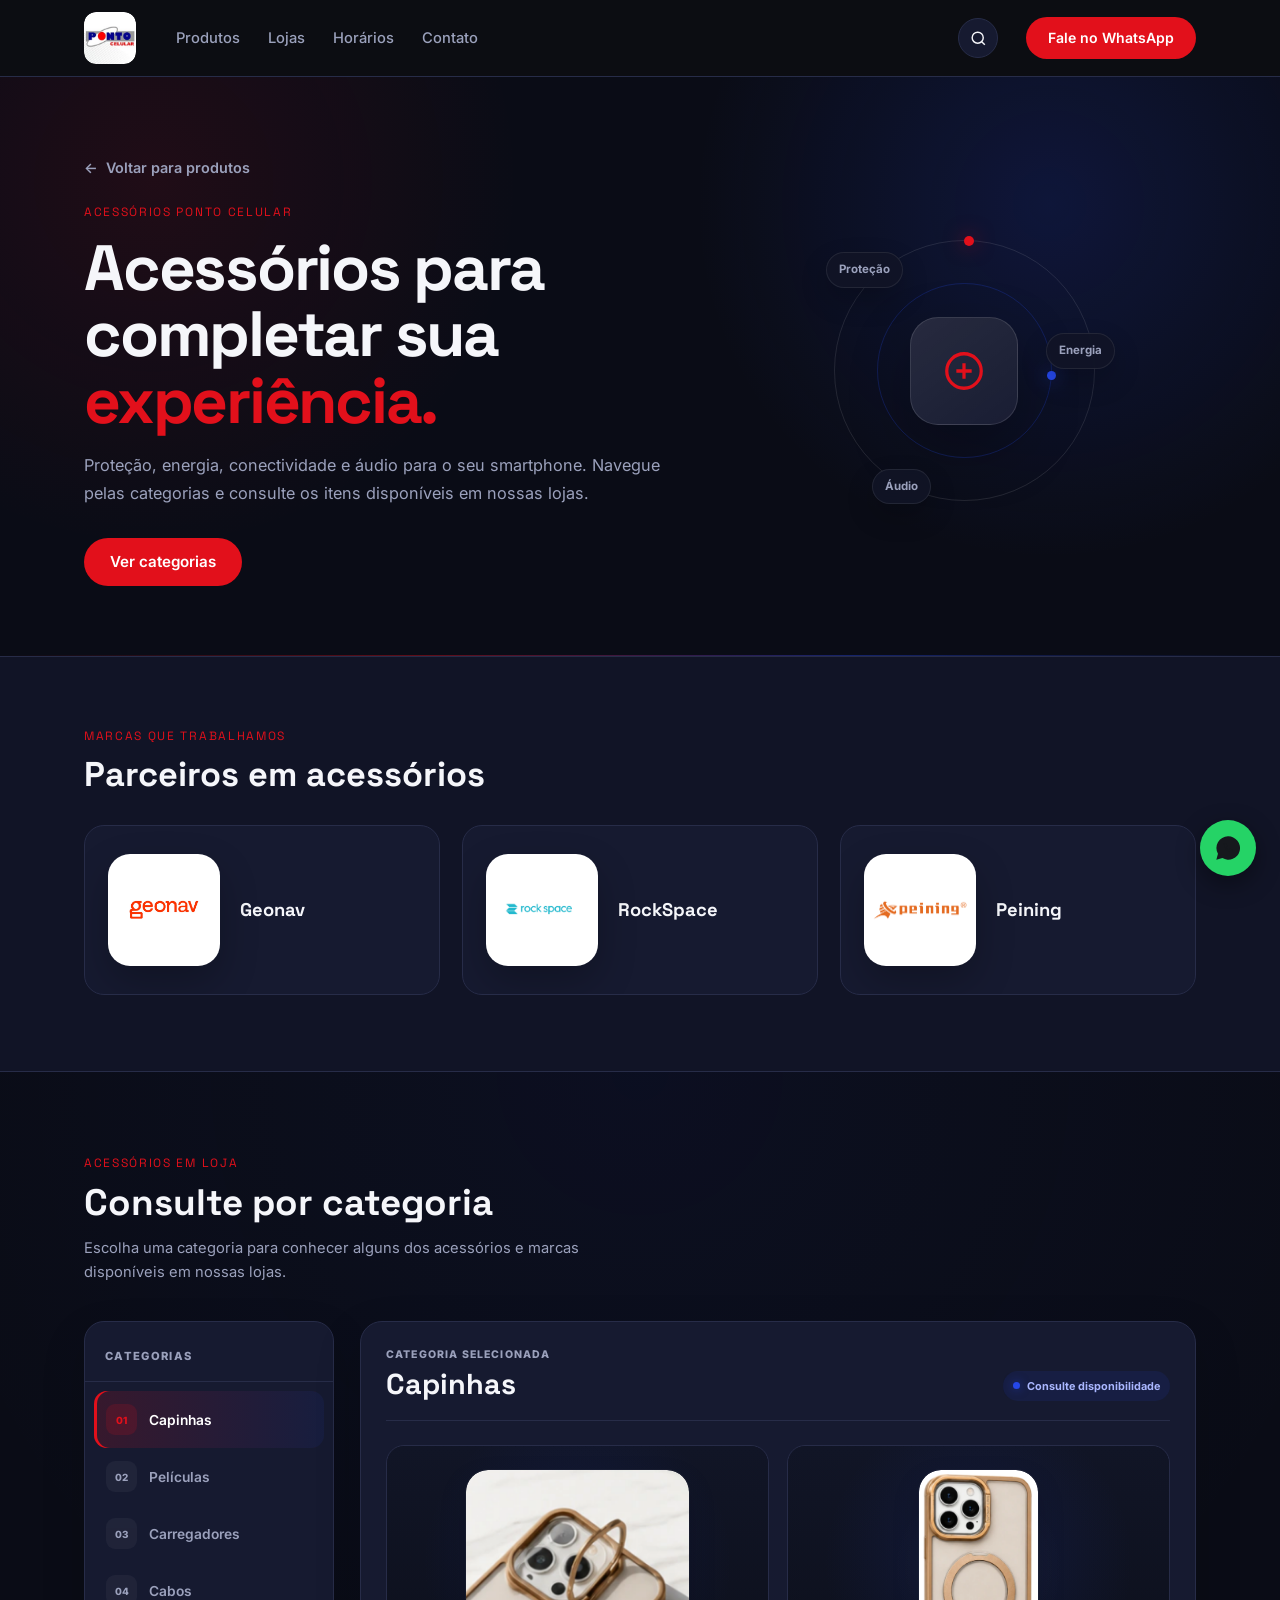
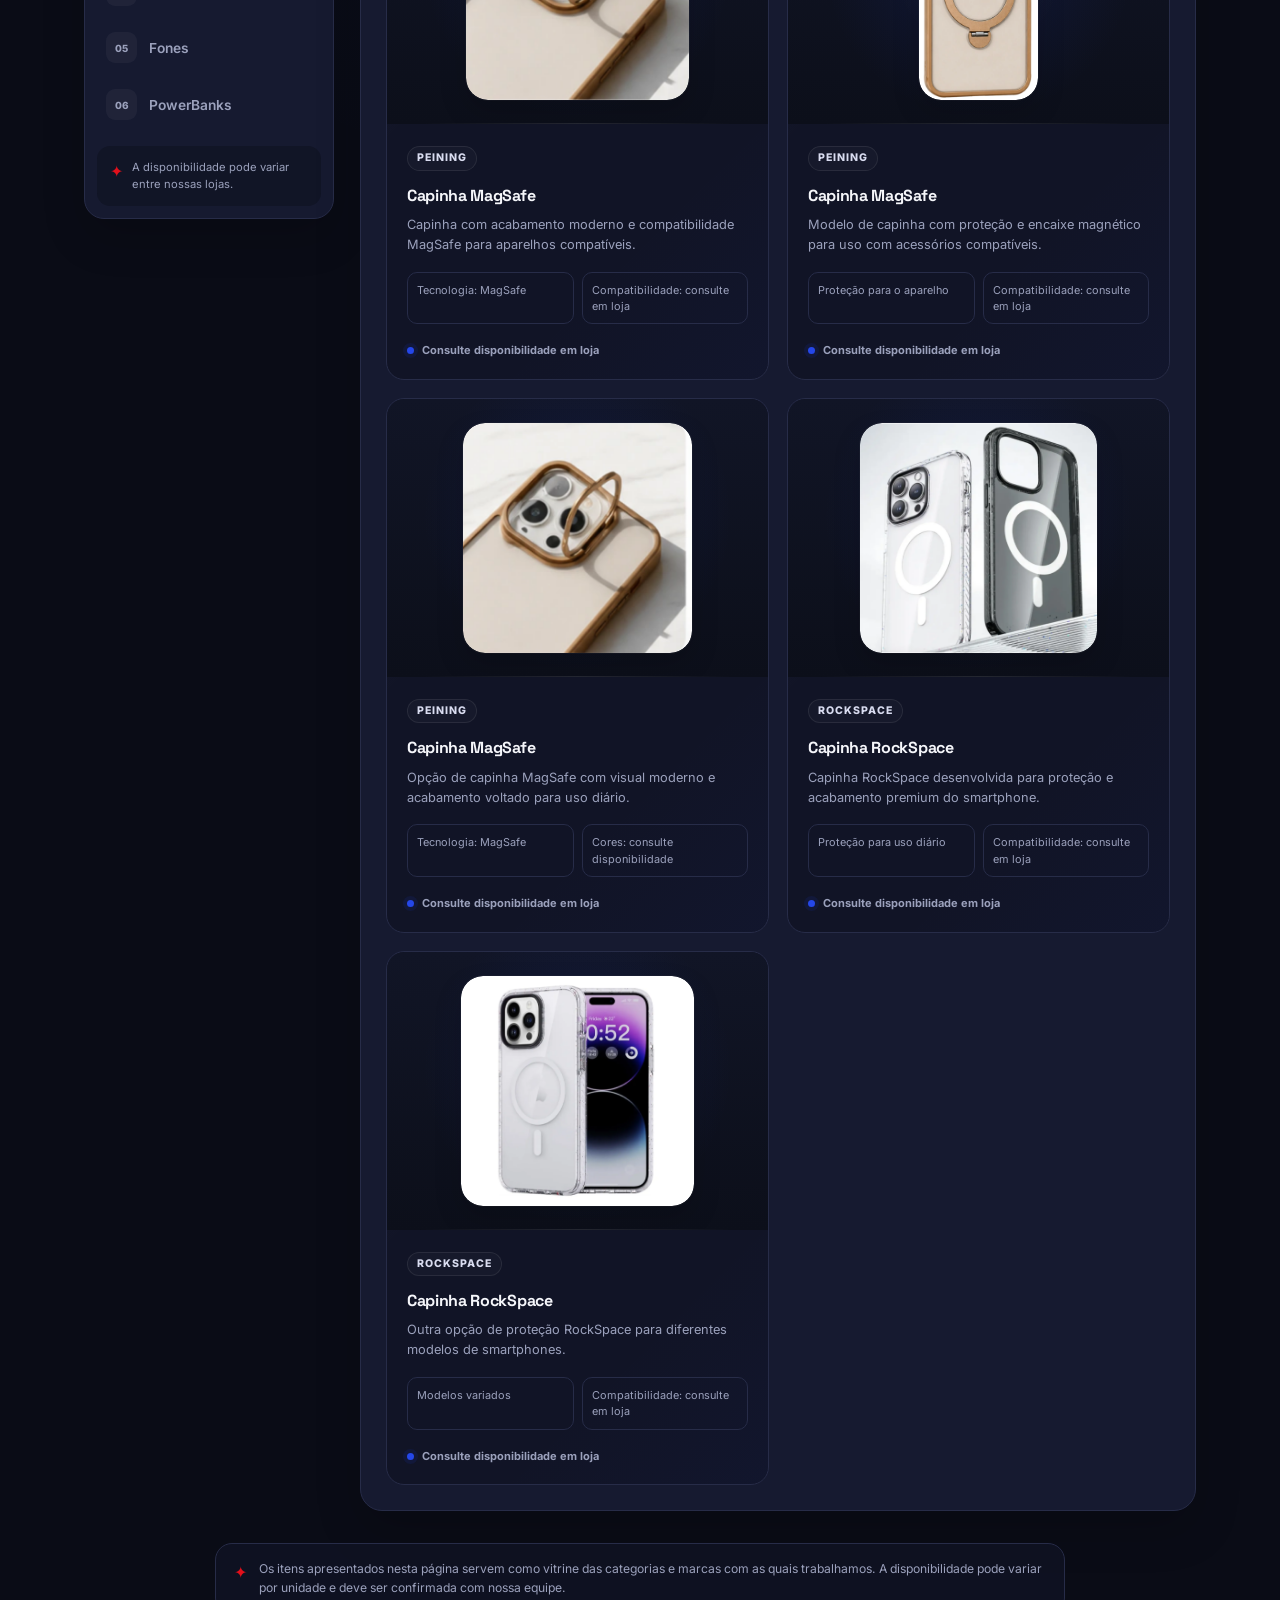
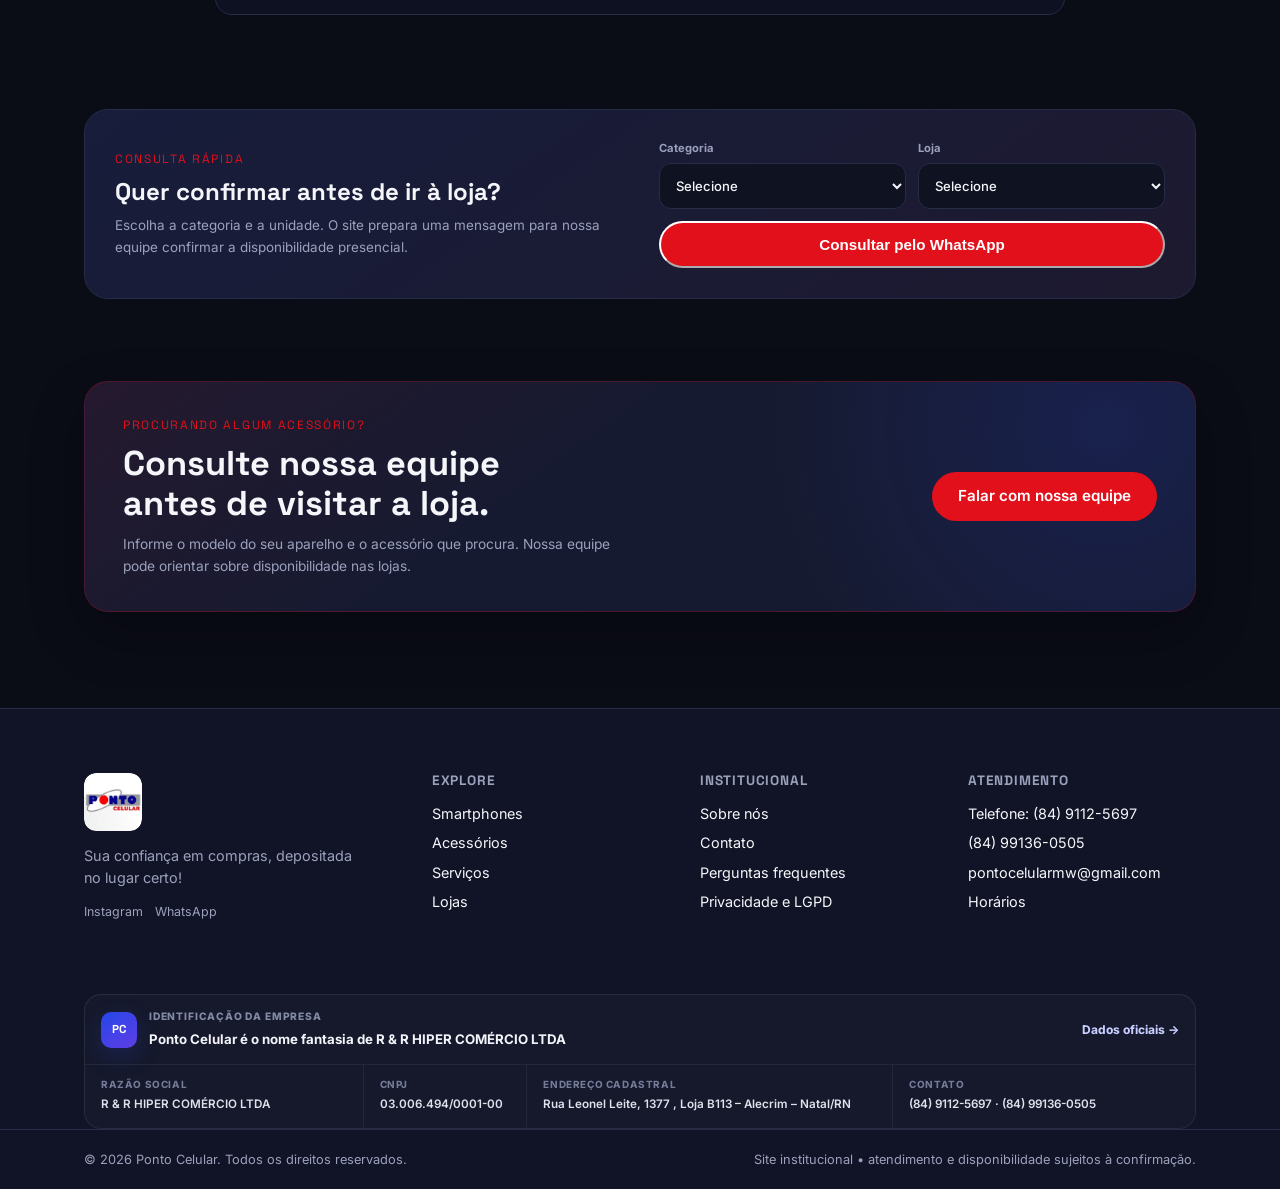
<file: acessorios.html>
<!DOCTYPE html>

<html lang="pt-BR">
<head><meta charset="utf-8"/><meta content="width=device-width, initial-scale=1.0" name="viewport"/><meta content="Conheça categorias e marcas de acessórios disponíveis nas lojas Ponto Celular." name="description"/><meta content="index, follow" name="robots"/><meta content="Acessórios | Ponto Celular" property="og:title"/><meta content="Conheça categorias e marcas de acessórios disponíveis nas lojas Ponto Celular." property="og:description"/><meta content="website" property="og:type"/><meta content="pt_BR" property="og:locale"/><meta content="summary_large_image" name="twitter:card"/><title>Acessórios | Ponto Celular</title><link href="https://fonts.googleapis.com" rel="preconnect"/><link crossorigin="" href="https://fonts.gstatic.com" rel="preconnect"/><link href="https://fonts.googleapis.com/css2?family=Space+Grotesk:wght@500;600;700&amp;family=Inter:wght@400;500;600;700&amp;display=swap" rel="stylesheet"/><link href="style.css?v=20260904-meta-3" rel="stylesheet"/><script type="application/ld+json">{"@context": "https://schema.org", "@type": "Organization", "name": "Ponto Celular", "email": "pontocelularmw@gmail.com", "telephone": "+55 84 99136-0505", "sameAs": ["https://www.instagram.com/ponto_lojasclaro/"], "location": [{"@type": "Place", "name": "Loja Claro Midway - Piso L1", "hasMap": "https://maps.app.goo.gl/dzBti8DR79H8BsKs5"}, {"@type": "Place", "name": "Loja Claro Midway - Piso L2", "hasMap": "https://maps.app.goo.gl/dzBti8DR79H8BsKs5"}, {"@type": "Place", "name": "Loja Claro Midway - Piso L3", "hasMap": "https://maps.app.goo.gl/dzBti8DR79H8BsKs5"}, {"@type": "Place", "name": "Loja Ponto Celular Midway (Acessórios) - Piso L3", "hasMap": "https://maps.app.goo.gl/dzBti8DR79H8BsKs5"}, {"@type": "Place", "name": "Loja Parnamirim", "hasMap": "https://maps.app.goo.gl/SnGSqGwxsToAKvxD9"}, {"@type": "Place", "name": "Loja Alecrim", "hasMap": "https://maps.app.goo.gl/s1C1ZJuaft71H8m66"}, {"@type": "Place", "name": "Loja Mossoró Boulevard", "hasMap": "https://maps.app.goo.gl/nuZmmjfgJZY6B1TA8"}, {"@type": "Place", "name": "Loja Campina Grande Partage", "hasMap": "https://maps.app.goo.gl/MJYdLDSepykjKDeR9"}, {"@type": "Place", "name": "Loja Campina Grande Centro", "hasMap": "https://maps.app.goo.gl/9ASvcHY2zcrZMce47"}]}</script><meta content="dark" name="color-scheme"/><meta content="/imagens/logo-ponto-celular.jpg" property="og:image"/><meta content="Logo Ponto Celular" property="og:image:alt"/><meta content="Acessórios | Ponto Celular" name="twitter:title"/><meta content="Conheça categorias e marcas de acessórios disponíveis nas lojas Ponto Celular." name="twitter:description"/><meta content="/imagens/logo-ponto-celular.jpg" name="twitter:image"/>


<!-- FAVICONS PONTO CELULAR — desktop, Android, Safari e iOS -->
<link rel="icon" href="/favicon.ico?v=20260901-favicon-real-1" sizes="any">
<link rel="icon" type="image/png" sizes="16x16" href="/imagens/favicon-16x16.png?v=20260901-favicon-real-1">
<link rel="icon" type="image/png" sizes="32x32" href="/imagens/favicon-32x32.png?v=20260901-favicon-real-1">
<link rel="icon" type="image/png" sizes="48x48" href="/imagens/favicon-48x48.png?v=20260901-favicon-real-1">
<link rel="shortcut icon" href="/favicon.ico?v=20260901-favicon-real-1">
<link rel="apple-touch-icon" sizes="180x180" href="/apple-touch-icon.png?v=20260901-favicon-real-1">
<link rel="manifest" href="/site.webmanifest?v=20260901-favicon-real-1">
<meta name="theme-color" content="#060390">
<meta name="application-name" content="Ponto Celular">
<meta name="apple-mobile-web-app-title" content="Ponto Celular">

<script type="application/ld+json">
{
  "@context": "https://schema.org",
  "@type": "Organization",
  "@id": "https://pontocelularmw-art.github.io/#organization",
  "name": "R & R HIPER COMÉRCIO LTDA",
  "legalName": "R & R HIPER COMÉRCIO LTDA",
  "alternateName": "Ponto Celular",
  "url": "https://pontocelularmw-art.github.io/",
  "email": "mailto:pontocelularmw@gmail.com",
  "telephone": "+55 84 3215-8236",
  "taxID": "03.006.494/0001-00",
  "address": {
    "@type": "PostalAddress",
    "streetAddress": "Rua Leonel Leite, 1377 , Loja B113 – Alecrim – Natal/RN",
    "addressLocality": "Natal",
    "addressRegion": "RN",
    "addressCountry": "BR"
  },
  "contactPoint": [
    {
      "@type": "ContactPoint",
      "telephone": "+55 84 5112-5697",
      "contactType": "customer service",
      "areaServed": "BR",
      "availableLanguage": "Portuguese"
    },
    {
      "@type": "ContactPoint",
      "telephone": "+55 84 99136-0505",
      "contactType": "customer service",
      "areaServed": "BR",
      "availableLanguage": "Portuguese"
    }
  ],
  "sameAs": [
    "https://www.instagram.com/ponto_lojasclaro/"
  ]
}
</script>
</head>
<body class="accessories-showcase-page" data-page="acessorios"><a class="skip-link" href="#conteudo">Pular para o conteúdo</a>
<!-- =====================================================
       HEADER
  ====================================================== -->
<header class="header" id="topo">
<div class="container header__inner">
<!-- LOGO -->
<a aria-label="Ponto Celular - Início" class="logo" href="index.html">
<span class="logo__badge">
<img alt="Ponto Celular" src="/imagens/logo-ponto-celular.jpg"/>
</span>
</a>
<!-- MENU -->
<nav class="nav" id="nav">
<a href="index.html#produtos">
          Produtos
        </a>
<a href="index.html#lojas">
          Lojas
        </a>
<a href="index.html#horarios">
          Horários
        </a>
<a href="index.html#contato">
          Contato
        </a>
</nav>
<!-- WHATSAPP -->
<a class="btn btn--accent header__cta" data-track="whatsapp" data-track-label="acessórios" href="https://wa.me/5584991360505?text=Ol%C3%A1%21%20Acessei%20a%20p%C3%A1gina%20de%20acess%C3%B3rios%20no%20site%20da%20Ponto%20Celular%20e%20gostaria%20de%20atendimento." rel="noopener" target="_blank">
        Fale no WhatsApp
      </a>
<!-- MENU MOBILE -->
<button aria-label="Pesquisar no site" class="site-search-toggle" data-site-search="" type="button">⌕</button><button aria-expanded="false" aria-label="Abrir menu" class="nav-toggle" id="navToggle" type="button">
<span></span>
<span></span>
<span></span>
</button>
</div>
</header>
<!-- =====================================================
       CONTEÚDO PRINCIPAL
  ====================================================== -->
<main id="conteudo">
<!-- =====================================================
         HERO
    ====================================================== -->
<section class="accessories-showcase-hero">
<div class="container accessories-showcase-hero__inner">
<!-- TEXTO -->
<div class="accessories-showcase-hero__content">
<a class="back-link" href="index.html#produtos">
<span aria-hidden="true">
              ←
            </span>

            Voltar para produtos

          </a>
<p class="eyebrow">
            Acessórios Ponto Celular
          </p>
<h1>

            Acessórios para completar sua

            <span>
              experiência.
            </span>
</h1>
<p class="accessories-showcase-hero__lead">

            Proteção, energia, conectividade e áudio para o seu
            smartphone. Navegue pelas categorias e consulte os
            itens disponíveis em nossas lojas.

          </p>
<a class="btn btn--accent" href="#estoque-acessorios">
            Ver categorias
          </a>
</div>
<!-- VISUAL -->
<div aria-hidden="true" class="accessories-showcase-hero__visual">
<div class="accessory-orbit">
<div class="accessory-orbit__ring accessory-orbit__ring--outer"></div>
<div class="accessory-orbit__ring accessory-orbit__ring--inner"></div>
<div class="accessory-orbit__center">
<svg viewbox="0 0 24 24">
<circle cx="12" cy="12" r="9"></circle>
<path d="M8 12h8M12 8v8"></path>
</svg>
</div>
<span class="accessory-orbit__label accessory-orbit__label--1">
              Proteção
            </span>
<span class="accessory-orbit__label accessory-orbit__label--2">
              Energia
            </span>
<span class="accessory-orbit__label accessory-orbit__label--3">
              Áudio
            </span>
</div>
</div>
</div>
</section>
<!-- =====================================================
         MARCAS
    ====================================================== -->
<section class="accessory-brands-strip">
<div class="container">
<div class="accessory-brands-strip__heading">
<p class="eyebrow">
            Marcas que trabalhamos
          </p>
<h2>
            Parceiros em acessórios
          </h2>
</div>
<div class="accessory-brands-grid">
<!-- GEONAV -->
<!-- ROCKSPACE -->
<article class="accessory-brand">
<div class="accessory-brand__logo-slot brand-logo--geonav"><img alt="Logo Geonav" decoding="async" loading="lazy" src="/imagens/logo-geonav.jpg"/></div>
<strong>
              Geonav
            </strong>
</article><article class="accessory-brand">
<div class="accessory-brand__logo-slot brand-logo--rockspace"><img alt="Logo RockSpace" decoding="async" loading="lazy" src="/imagens/logo-rockspace.png"/></div>
<strong>
              RockSpace
            </strong>
</article><article class="accessory-brand">
<div class="accessory-brand__logo-slot brand-logo--peining"><img alt="Logo Peining" decoding="async" loading="lazy" src="/imagens/logo-peining.png"/></div>
<strong>
              Peining
            </strong>
</article></div>
</div>
</section>
<!-- =====================================================
         ESTOQUE / CATEGORIAS
    ====================================================== -->
<section class="accessory-stock-section" id="estoque-acessorios">
<div class="container">
<div class="accessory-stock-heading">
<p class="eyebrow">
            Acessórios em loja
          </p>
<h2 class="section__title">
            Consulte por categoria
          </h2>
<p>

            Escolha uma categoria para conhecer alguns dos acessórios
            e marcas disponíveis em nossas lojas.

          </p>
</div>
<div class="accessory-stock-layout">
<!-- =================================================
               MENU LATERAL
          ================================================== -->
<aside class="accessory-sidebar">
<div class="accessory-sidebar__header">
<span>
                Categorias
              </span>
</div>
<nav aria-label="Categorias de acessórios" class="accessory-category-nav">
<button class="accessory-category-button is-active" data-category="capinhas" type="button">
<span class="accessory-category-button__icon">
                  01
                </span>
<span>
                  Capinhas
                </span>
</button>
<button class="accessory-category-button" data-category="peliculas" type="button">
<span class="accessory-category-button__icon">
                  02
                </span>
<span>
                  Películas
                </span>
</button>
<button class="accessory-category-button" data-category="carregadores" type="button">
<span class="accessory-category-button__icon">
                  03
                </span>
<span>
                  Carregadores
                </span>
</button>
<button class="accessory-category-button" data-category="cabos" type="button">
<span class="accessory-category-button__icon">
                  04
                </span>
<span>
                  Cabos
                </span>
</button>
<button class="accessory-category-button" data-category="fones" type="button">
<span class="accessory-category-button__icon">
                  05
                </span>
<span>
                  Fones
                </span>
</button>
<button class="accessory-category-button" data-category="powerbanks" type="button">
<span class="accessory-category-button__icon">
                  06
                </span>
<span>
                  PowerBanks
                </span>
</button>
</nav>
<div class="accessory-sidebar__note">
<span aria-hidden="true">
                ✦
              </span>
<p>
                A disponibilidade pode variar entre nossas lojas.
              </p>
</div>
</aside>
<!-- =================================================
               CONTEÚDO DO ESTOQUE
          ================================================== -->
<div class="accessory-stock-content"><div class="accessory-stock-content__header"><div><span class="accessory-stock-content__eyebrow">Categoria selecionada</span><h3 id="accessoryCategoryTitle">Capinhas</h3></div><span class="accessory-stock-content__status"><span></span> Consulte disponibilidade</span></div><div aria-live="polite" class="accessory-data-catalog" id="accessoryDataCatalog"></div></div>
</div>
<!-- AVISO -->
<div class="accessory-stock-disclaimer">
<span aria-hidden="true">
            ✦
          </span>
<p>

            Os itens apresentados nesta página servem como vitrine
            das categorias e marcas com as quais trabalhamos.
            A disponibilidade pode variar por unidade e deve ser
            confirmada com nossa equipe.

          </p>
</div>
</div>
</section>
<!-- =====================================================
         CTA FINAL
    ====================================================== -->
<section class="accessory-inventory-consult" id="consulta-estoque"><div class="container"><div class="inventory-consult-card"><div><p class="eyebrow">Consulta rápida</p><h2>Quer confirmar antes de ir à loja?</h2><p>Escolha a categoria e a unidade. O site prepara uma mensagem para nossa equipe confirmar a disponibilidade presencial.</p></div><form class="inventory-consult-form" id="inventoryConsultForm"><label>Categoria<select id="inventoryCategory" required=""><option value="">Selecione</option><option>Capinhas</option><option>Películas</option><option>Carregadores</option><option>Cabos</option><option>Fones</option><option>PowerBanks</option></select></label><label>Loja<select id="inventoryStore" required=""><option value="">Selecione</option></select></label><button class="btn btn--accent" type="submit">Consultar pelo WhatsApp</button></form></div></div></section><section class="accessory-contact-section">
<div class="container">
<div class="accessory-contact">
<div>
<p class="eyebrow">
              Procurando algum acessório?
            </p>
<h2>
              Consulte nossa equipe antes de visitar a loja.
            </h2>
<p>

              Informe o modelo do seu aparelho e o acessório
              que procura. Nossa equipe pode orientar sobre
              disponibilidade nas lojas.

            </p>
</div>
<a class="btn btn--accent" data-track="whatsapp" data-track-label="acessórios" href="https://wa.me/5584991360505?text=Ol%C3%A1%21%20Acessei%20a%20p%C3%A1gina%20de%20acess%C3%B3rios%20no%20site%20da%20Ponto%20Celular%20e%20gostaria%20de%20atendimento." rel="noopener" target="_blank">
            Falar com nossa equipe
          </a>
</div>
</div>
</section>
</main>
<!-- =====================================================
       FOOTER
  ====================================================== -->
<footer class="footer" id="contato"><div class="container footer__inner footer__inner--premium">
<div class="footer__brand"><a class="logo logo--footer" href="index.html"><span class="logo__badge"><img alt="Ponto Celular" src="/imagens/logo-ponto-celular.jpg"/></span></a><p>Sua confiança em compras, depositada no lugar certo!</p><div class="footer__social"><a href="https://www.instagram.com/ponto_lojasclaro/" rel="noopener noreferrer" target="_blank">Instagram</a><a href="https://wa.me/5584991360505" rel="noopener" target="_blank">WhatsApp</a></div></div>
<div class="footer__col"><h4>Explore</h4><p><a href="smartphones.html">Smartphones</a></p><p><a href="acessorios.html">Acessórios</a></p><p><a href="servicos.html">Serviços</a></p><p><a href="index.html#lojas">Lojas</a></p></div>
<div class="footer__col"><h4>Institucional</h4><p><a href="sobre.html">Sobre nós</a></p><p><a href="contato.html">Contato</a></p><p><a href="faq.html">Perguntas frequentes</a></p><p><a href="privacidade.html">Privacidade e LGPD</a></p></div>
<div class="footer__col"><h4>Atendimento</h4><p>Telefone: <a href="tel:+558491125697">(84) 9112-5697</a></p><p>(84) 99136-0505</p><p>pontocelularmw@gmail.com</p><p><a href="index.html#horarios">Horários</a></p><button class="footer-install" data-install-app="" hidden="" type="button">Instalar site no celular</button></div>
</div><div class="container"><div class="footer-company">
  <div class="footer-company__head">
    <span class="footer-company__icon" aria-hidden="true">PC</span>
    <div>
      <span class="footer-company__eyebrow">Identificação da empresa</span>
      <strong>Ponto Celular é o nome fantasia de R & R HIPER COMÉRCIO LTDA</strong>
    </div>
    <a href="dados-empresa.html">Dados oficiais <span aria-hidden="true">→</span></a>
  </div>

  <div class="footer-company__grid">
    <div>
      <span>Razão social</span>
      <strong>R & R HIPER COMÉRCIO LTDA</strong>
    </div>
    <div>
      <span>CNPJ</span>
      <strong>03.006.494/0001-00</strong>
    </div>
    <div>
      <span>Endereço cadastral</span>
      <strong>Rua Leonel Leite, 1377 , Loja B113 – Alecrim – Natal/RN</strong>
    </div>
    <div>
      <span>Contato</span>
      <strong><a href="tel:+558491125697">(84) 9112-5697</a> · <a href="https://wa.me/5584991360505" target="_blank" rel="noopener">(84) 99136-0505</a></strong>
    </div>
  </div>
</div></div><div class="footer__bottom"><div class="container footer__bottom-inner"><p>© <span id="ano"></span> Ponto Celular. Todos os direitos reservados.</p><p>Site institucional • atendimento e disponibilidade sujeitos à confirmação.</p></div></div></footer>
<!-- =====================================================
       WHATSAPP FLUTUANTE
  ====================================================== -->
<a aria-label="Falar no WhatsApp" class="whatsapp-float" data-track="whatsapp" data-track-label="acessórios" href="https://wa.me/5584991360505?text=Ol%C3%A1%21%20Acessei%20a%20p%C3%A1gina%20de%20acess%C3%B3rios%20no%20site%20da%20Ponto%20Celular%20e%20gostaria%20de%20atendimento." rel="noopener" target="_blank">
<svg viewbox="0 0 24 24">
<path d="M12 2a10 10 0 0 0-8.6 15L2 22l5.2-1.4A10 10 0 1 0 12 2z"></path>
<path d="M8.5 8.5c0-.3.3-.5.6-.5h1c.3 0 .5.1.6.4l.6 1.6c.1.2 0 .5-.1.6l-.6.7c.4.9 1.1 1.6 2 2l.7-.6c.2-.1.4-.2.6-.1l1.6.6c.3.1.4.3.4.6v1c0 .3-.2.6-.5.6-3.3.3-6.6-3-6.9-6.9z"></path>
</svg>
</a>
<!-- =====================================================
       JAVASCRIPT
  ====================================================== -->
<script defer="" src="script.js?v=20260901-2"></script></body>
</html>
</file>
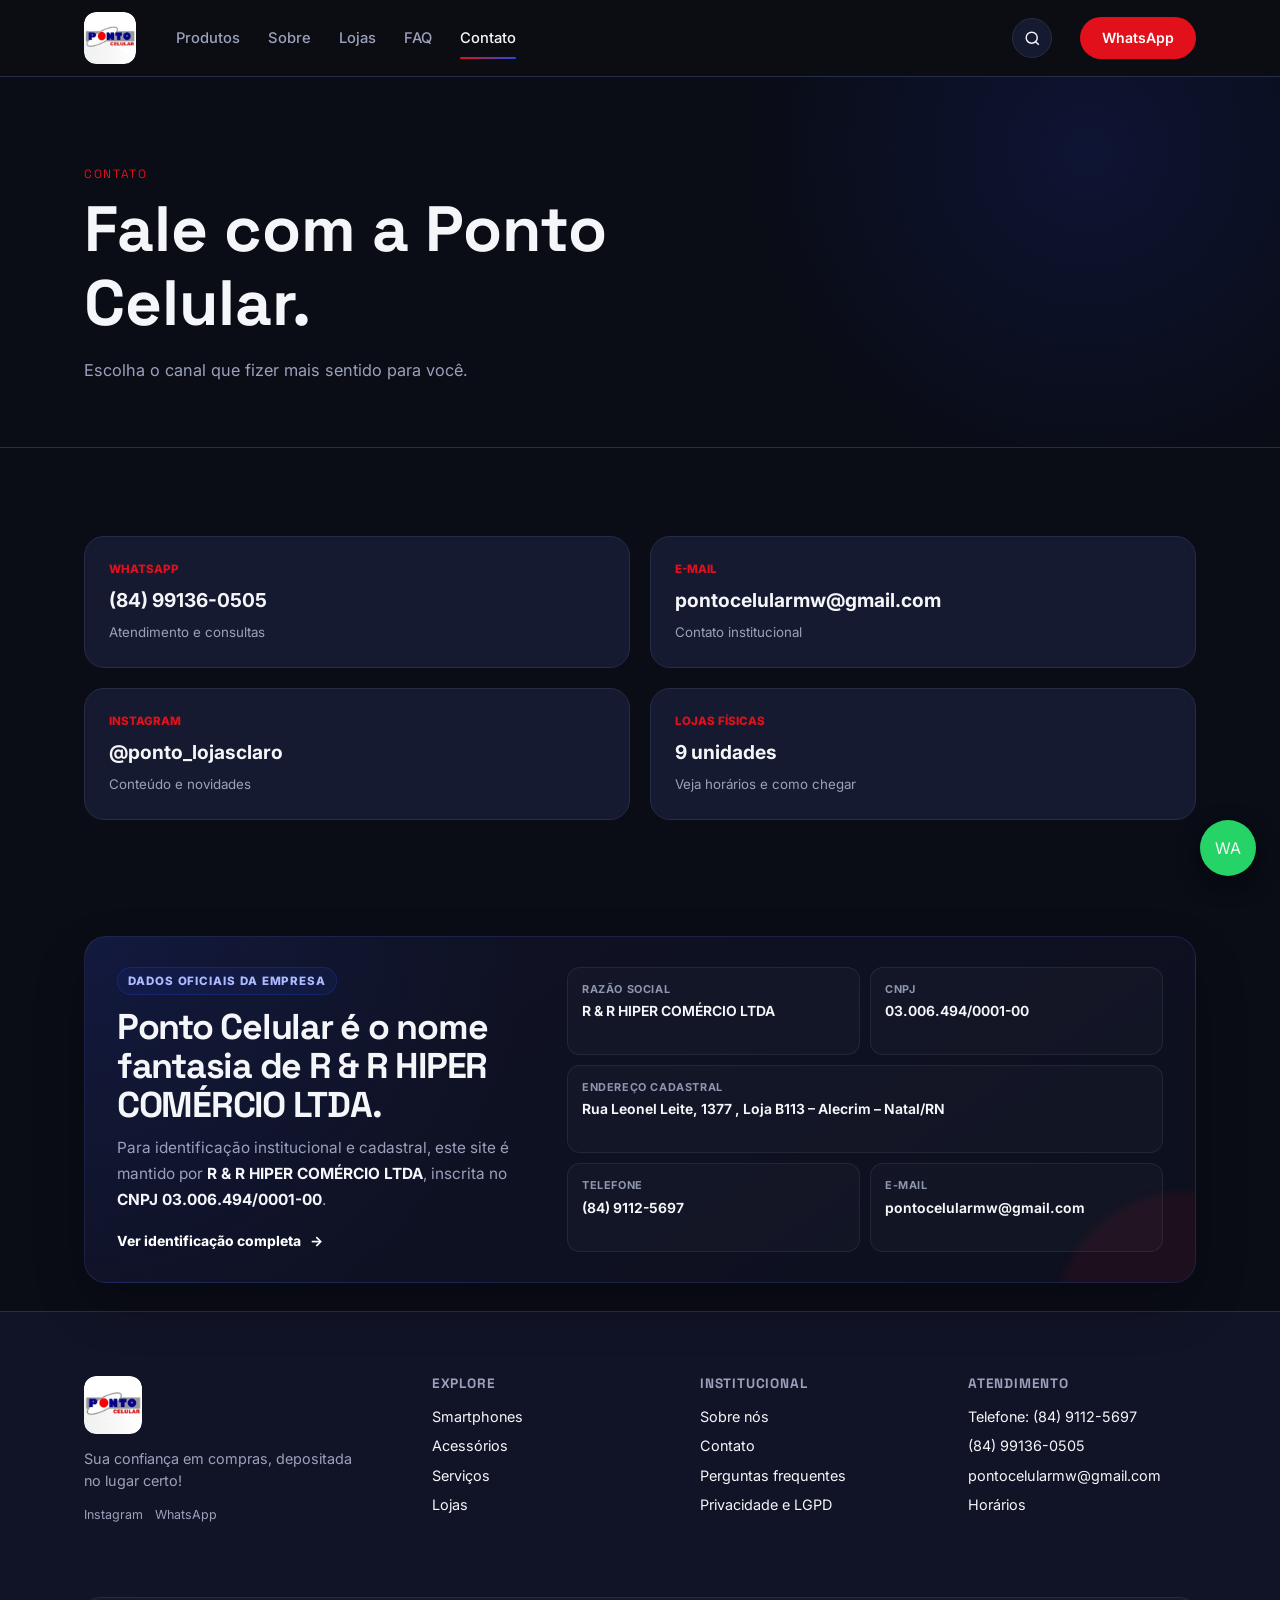
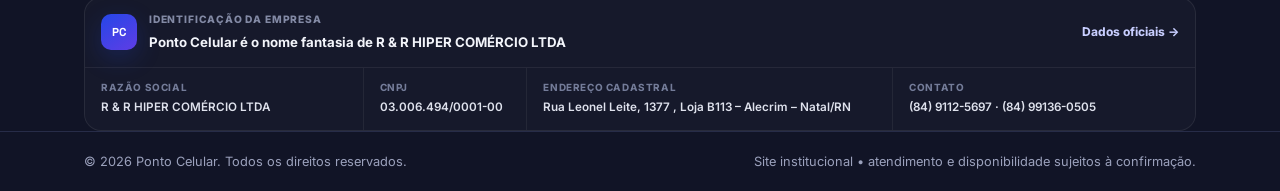
<file: contato.html>
<!DOCTYPE html><html lang="pt-BR"><head><meta charset="UTF-8"><meta name="viewport" content="width=device-width, initial-scale=1.0"><meta name="description" content="Fale com a Ponto Celular e encontre os principais canais de atendimento"><meta name="robots" content="index, follow"><meta property="og:title" content="Contato | Ponto Celular"><meta property="og:description" content="Fale com a Ponto Celular e encontre os principais canais de atendimento"><meta property="og:type" content="website"><meta property="og:locale" content="pt_BR"><meta property="og:image" content="/imagens/logo-ponto-celular.jpg"><meta name="twitter:card" content="summary_large_image"><title>Contato | Ponto Celular</title><link rel="preconnect" href="https://fonts.googleapis.com"><link rel="preconnect" href="https://fonts.gstatic.com" crossorigin><link href="https://fonts.googleapis.com/css2?family=Space+Grotesk:wght@500;600;700&family=Inter:wght@400;500;600;700&display=swap" rel="stylesheet"><link rel="stylesheet" href="style.css?v=20260904-meta-3">


<!-- FAVICONS PONTO CELULAR — desktop, Android, Safari e iOS -->
<link rel="icon" href="/favicon.ico?v=20260901-favicon-real-1" sizes="any">
<link rel="icon" type="image/png" sizes="16x16" href="/imagens/favicon-16x16.png?v=20260901-favicon-real-1">
<link rel="icon" type="image/png" sizes="32x32" href="/imagens/favicon-32x32.png?v=20260901-favicon-real-1">
<link rel="icon" type="image/png" sizes="48x48" href="/imagens/favicon-48x48.png?v=20260901-favicon-real-1">
<link rel="shortcut icon" href="/favicon.ico?v=20260901-favicon-real-1">
<link rel="apple-touch-icon" sizes="180x180" href="/apple-touch-icon.png?v=20260901-favicon-real-1">
<link rel="manifest" href="/site.webmanifest?v=20260901-favicon-real-1">
<meta name="theme-color" content="#060390">
<meta name="application-name" content="Ponto Celular">
<meta name="apple-mobile-web-app-title" content="Ponto Celular">

<script type="application/ld+json">
{
  "@context": "https://schema.org",
  "@type": "Organization",
  "@id": "https://pontocelularmw-art.github.io/#organization",
  "name": "R & R HIPER COMÉRCIO LTDA",
  "legalName": "R & R HIPER COMÉRCIO LTDA",
  "alternateName": "Ponto Celular",
  "url": "https://pontocelularmw-art.github.io/",
  "email": "mailto:pontocelularmw@gmail.com",
  "telephone": "+55 84 3215-8236",
  "taxID": "03.006.494/0001-00",
  "address": {
    "@type": "PostalAddress",
    "streetAddress": "Rua Leonel Leite, 1377 , Loja B113 – Alecrim – Natal/RN",
    "addressLocality": "Natal",
    "addressRegion": "RN",
    "addressCountry": "BR"
  },
  "contactPoint": [
    {
      "@type": "ContactPoint",
      "telephone": "+55 84 5112-5697",
      "contactType": "customer service",
      "areaServed": "BR",
      "availableLanguage": "Portuguese"
    },
    {
      "@type": "ContactPoint",
      "telephone": "+55 84 99136-0505",
      "contactType": "customer service",
      "areaServed": "BR",
      "availableLanguage": "Portuguese"
    }
  ],
  "sameAs": [
    "https://www.instagram.com/ponto_lojasclaro/"
  ]
}
</script>
</head><body data-page="contato"><a class="skip-link" href="#conteudo">Pular para o conteúdo</a><header class="header" id="topo"><div class="container header__inner"><a class="logo" href="index.html" aria-label="Ponto Celular - Início"><span class="logo__badge"><img src="/imagens/logo-ponto-celular.jpg" alt="Ponto Celular"></span></a><nav class="nav" id="nav"><a href="index.html#produtos">Produtos</a><a href="sobre.html">Sobre</a><a href="index.html#lojas">Lojas</a><a href="faq.html">FAQ</a><a href="contato.html">Contato</a></nav><button class="site-search-toggle" type="button" data-site-search aria-label="Pesquisar no site">⌕</button><a class="btn btn--accent header__cta" href="https://wa.me/5584991360505" target="_blank" rel="noopener">WhatsApp</a><button class="nav-toggle" id="navToggle" aria-label="Abrir menu" aria-expanded="false" type="button"><span></span><span></span><span></span></button></div></header><main id="conteudo"><section class="internal-hero"><div class="container"><p class="eyebrow">Contato</p><h1>Fale com a Ponto Celular.</h1><p>Escolha o canal que fizer mais sentido para você.</p></div></section><section class="section"><div class="container contact-grid"><a class="contact-card" href="https://wa.me/5584991360505" target="_blank" rel="noopener"><span>WhatsApp</span><strong>(84) 99136-0505</strong><small>Atendimento e consultas</small></a><a class="contact-card" href="mailto:pontocelularmw@gmail.com"><span>E-mail</span><strong>pontocelularmw@gmail.com</strong><small>Contato institucional</small></a><a class="contact-card" href="https://www.instagram.com/ponto_lojasclaro/" target="_blank" rel="noopener noreferrer"><span>Instagram</span><strong>@ponto_lojasclaro</strong><small>Conteúdo e novidades</small></a><a class="contact-card" href="index.html#lojas"><span>Lojas físicas</span><strong>9 unidades</strong><small>Veja horários e como chegar</small></a></div></section>
<section class="section company-proof">
  <div class="container">
    <div class="company-proof__card">
      <div class="company-proof__intro">
        <span class="company-proof__badge">Dados oficiais da empresa</span>
        <h2>Ponto Celular é o nome fantasia de R & R HIPER COMÉRCIO LTDA.</h2>
        <p>
          Para identificação institucional e cadastral, este site é mantido por
          <strong>R & R HIPER COMÉRCIO LTDA</strong>, inscrita no <strong>CNPJ 03.006.494/0001-00</strong>.
        </p>
        <a class="company-proof__link" href="dados-empresa.html">
          Ver identificação completa <span aria-hidden="true">→</span>
        </a>
      </div>

      <div class="company-proof__facts">
        <div class="company-proof__fact">
          <span>Razão social</span>
          <strong>R & R HIPER COMÉRCIO LTDA</strong>
        </div>

        <div class="company-proof__fact">
          <span>CNPJ</span>
          <strong>03.006.494/0001-00</strong>
        </div>

        <div class="company-proof__fact company-proof__fact--wide">
          <span>Endereço cadastral</span>
          <strong>Rua Leonel Leite, 1377 , Loja B113 – Alecrim – Natal/RN</strong>
        </div>

        <div class="company-proof__fact">
          <span>Telefone</span>
          <strong><a href="tel:+558491125697">(84) 9112-5697</a></strong>
        </div>

        <div class="company-proof__fact">
          <span>E-mail</span>
          <strong><a href="mailto:pontocelularmw@gmail.com">pontocelularmw@gmail.com</a></strong>
        </div>
      </div>
    </div>
  </div>
</section>
</main><footer class="footer" id="contato"><div class="container footer__inner footer__inner--premium">
 <div class="footer__brand"><a href="index.html" class="logo logo--footer"><span class="logo__badge"><img src="/imagens/logo-ponto-celular.jpg" alt="Ponto Celular"></span></a><p>Sua confiança em compras, depositada no lugar certo!</p><div class="footer__social"><a href="https://www.instagram.com/ponto_lojasclaro/" target="_blank" rel="noopener noreferrer">Instagram</a><a href="https://wa.me/5584991360505" target="_blank" rel="noopener">WhatsApp</a></div></div>
 <div class="footer__col"><h4>Explore</h4><p><a href="smartphones.html">Smartphones</a></p><p><a href="acessorios.html">Acessórios</a></p><p><a href="servicos.html">Serviços</a></p><p><a href="index.html#lojas">Lojas</a></p></div>
 <div class="footer__col"><h4>Institucional</h4><p><a href="sobre.html">Sobre nós</a></p><p><a href="contato.html">Contato</a></p><p><a href="faq.html">Perguntas frequentes</a></p><p><a href="privacidade.html">Privacidade e LGPD</a></p></div>
 <div class="footer__col"><h4>Atendimento</h4><p>Telefone: <a href="tel:+558491125697">(84) 9112-5697</a></p><p>(84) 99136-0505</p><p>pontocelularmw@gmail.com</p><p><a href="index.html#horarios">Horários</a></p><button type="button" class="footer-install" data-install-app hidden>Instalar site no celular</button></div>
 </div><div class="container"><div class="footer-company">
  <div class="footer-company__head">
    <span class="footer-company__icon" aria-hidden="true">PC</span>
    <div>
      <span class="footer-company__eyebrow">Identificação da empresa</span>
      <strong>Ponto Celular é o nome fantasia de R & R HIPER COMÉRCIO LTDA</strong>
    </div>
    <a href="dados-empresa.html">Dados oficiais <span aria-hidden="true">→</span></a>
  </div>

  <div class="footer-company__grid">
    <div>
      <span>Razão social</span>
      <strong>R & R HIPER COMÉRCIO LTDA</strong>
    </div>
    <div>
      <span>CNPJ</span>
      <strong>03.006.494/0001-00</strong>
    </div>
    <div>
      <span>Endereço cadastral</span>
      <strong>Rua Leonel Leite, 1377 , Loja B113 – Alecrim – Natal/RN</strong>
    </div>
    <div>
      <span>Contato</span>
      <strong><a href="tel:+558491125697">(84) 9112-5697</a> · <a href="https://wa.me/5584991360505" target="_blank" rel="noopener">(84) 99136-0505</a></strong>
    </div>
  </div>
</div></div><div class="footer__bottom"><div class="container footer__bottom-inner"><p>&copy; <span id="ano"></span> Ponto Celular. Todos os direitos reservados.</p><p>Site institucional • atendimento e disponibilidade sujeitos à confirmação.</p></div></div></footer><a class="whatsapp-float" href="https://wa.me/5584991360505" target="_blank" rel="noopener" aria-label="Falar no WhatsApp">WA</a><script defer src="script.js?v=20260901-2"></script></body></html>
</file>
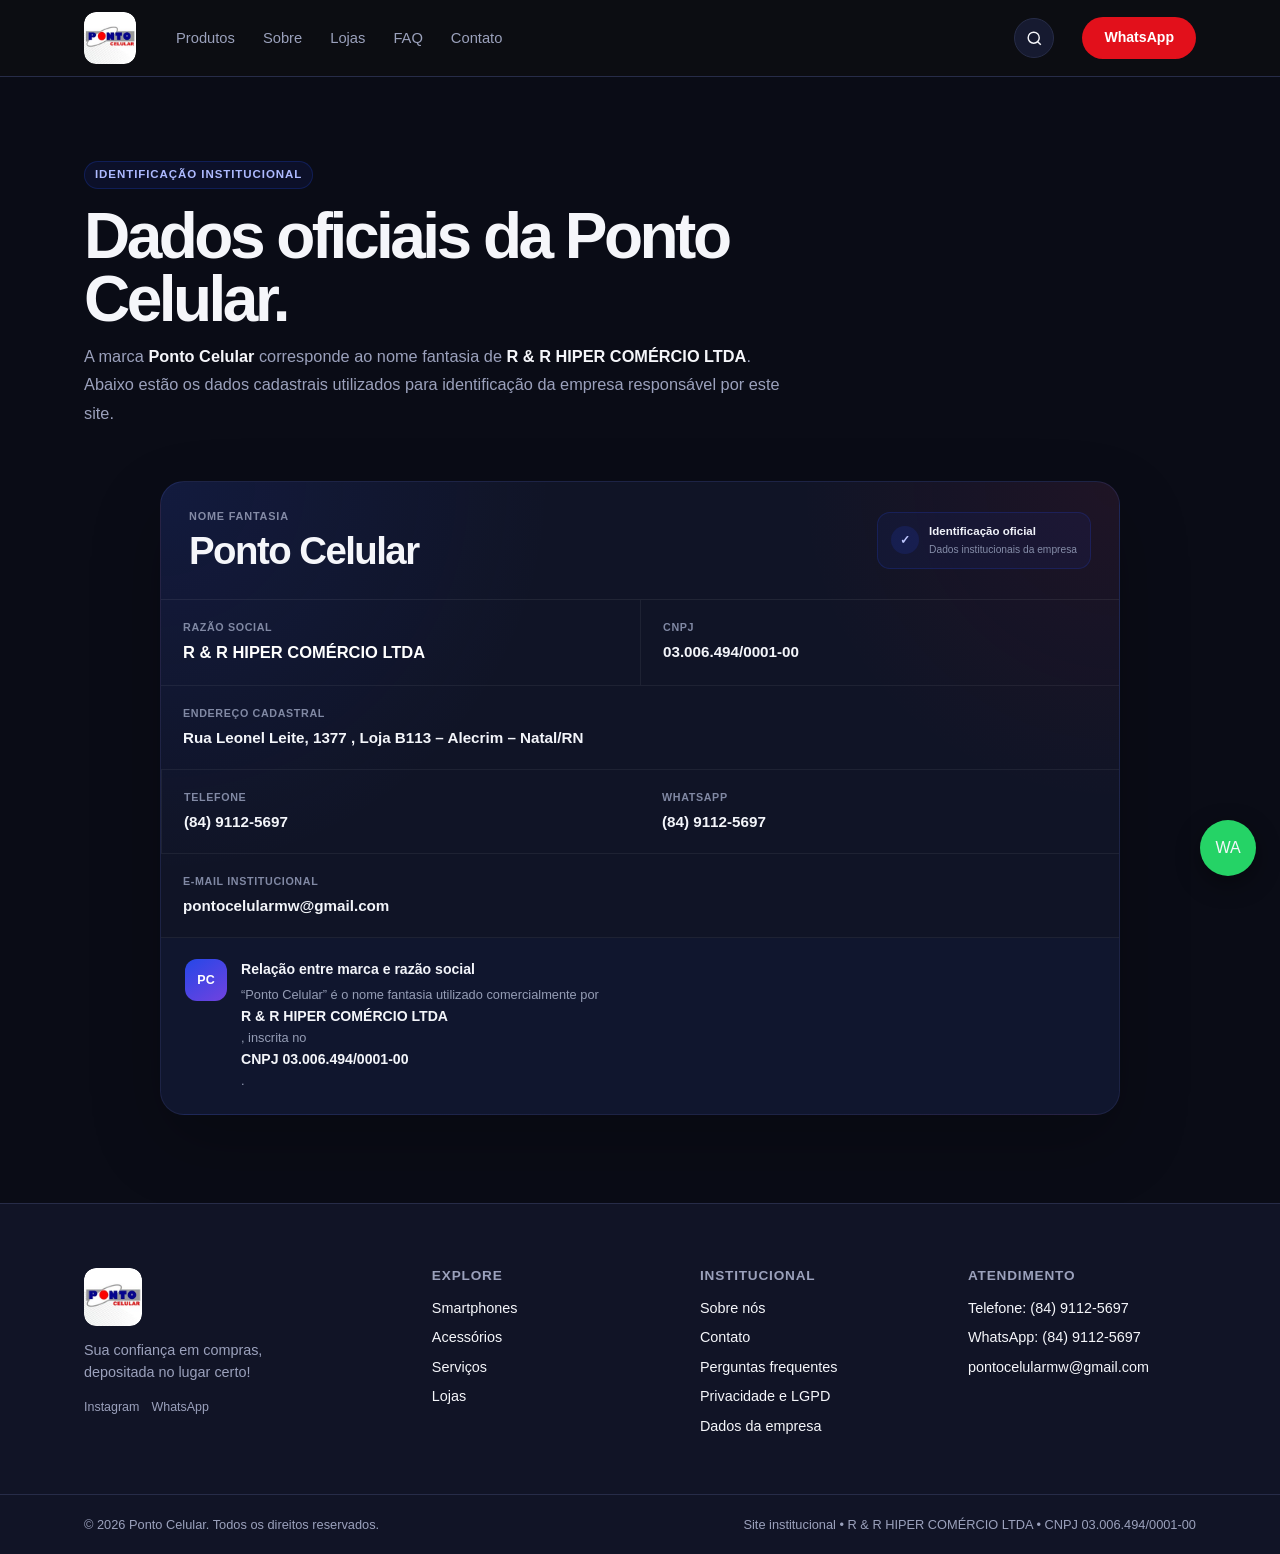
<file: dados-empresa.html>
<!DOCTYPE html>
<html lang="pt-BR">
<head>
<meta charset="UTF-8">
<meta name="viewport" content="width=device-width, initial-scale=1.0">
<title>Dados da Empresa | Ponto Celular</title>
<meta name="description" content="Dados oficiais da Ponto Celular: razão social R & R HIPER COMÉRCIO LTDA, CNPJ 03.006.494/0019-39, endereço e contatos institucionais.">
<meta name="robots" content="index, follow">
<link rel="canonical" href="https://pontocelularmw-art.github.io/dados-empresa.html">
<meta property="og:title" content="Dados da Empresa | Ponto Celular">
<meta property="og:description" content="Identificação jurídica e dados oficiais da Ponto Celular.">
<meta property="og:type" content="website">
<meta property="og:locale" content="pt_BR">
<meta name="theme-color" content="#060390">
<link rel="icon" href="/favicon.ico">
<link rel="stylesheet" href="style.css?v=20260904-meta-3">
<script type="application/ld+json">
{
  "@context": "https://schema.org",
  "@type": "Organization",
  "@id": "https://pontocelularmw-art.github.io/#organization",
  "name": "R & R HIPER COMÉRCIO LTDA",
  "legalName": "R & R HIPER COMÉRCIO LTDA",
  "alternateName": "Ponto Celular",
  "url": "https://pontocelularmw-art.github.io/",
  "email": "mailto:pontocelularmw@gmail.com",
  "telephone": "+55 84 9112-5697",
  "taxID": "03.006.494/0001-00",
  "address": {
    "@type": "PostalAddress",
    "streetAddress": "Rua Leonel Leite, 1377 , Loja B113 – Alecrim – Natal/RN",
    "addressLocality": "Natal",
    "addressRegion": "RN",
    "addressCountry": "BR"
  },
  "contactPoint": [
    {
      "@type": "ContactPoint",
      "telephone": "+55 84 9112-5697",
      "contactType": "customer service",
      "areaServed": "BR",
      "availableLanguage": "Portuguese"
    },
    {
      "@type": "ContactPoint",
      "telephone": "+55 84 99136-0505",
      "contactType": "customer service",
      "areaServed": "BR",
      "availableLanguage": "Portuguese"
    }
  ],
  "sameAs": [
    "https://www.instagram.com/ponto_lojasclaro/"
  ]
}
</script>
</head>
<body data-page="dados-empresa">
<a class="skip-link" href="#conteudo">Pular para o conteúdo</a>
<header class="header" id="topo">
  <div class="container header__inner">
    <a class="logo" href="index.html" aria-label="Ponto Celular - Início"><span class="logo__badge"><img src="/imagens/logo-ponto-celular.jpg" alt="Ponto Celular"></span></a>
    <nav class="nav" id="nav">
      <a href="index.html#produtos">Produtos</a>
      <a href="sobre.html">Sobre</a>
      <a href="index.html#lojas">Lojas</a>
      <a href="faq.html">FAQ</a>
      <a href="contato.html">Contato</a>
    </nav>
    <a class="btn btn--accent header__cta" href="https://wa.me/5584991360505" target="_blank" rel="noopener">WhatsApp</a>
    <button class="nav-toggle" id="navToggle" aria-label="Abrir menu" aria-expanded="false" type="button"><span></span><span></span><span></span></button>
  </div>
</header>
<main id="conteudo">
  <section class="company-page-hero">
    <div class="container">
      <div class="company-page-hero__content">
        <span class="company-proof__badge">Identificação institucional</span>
        <h1>Dados oficiais da Ponto Celular.</h1>
        <p>
          A marca <strong>Ponto Celular</strong> corresponde ao nome fantasia de
          <strong>R & R HIPER COMÉRCIO LTDA</strong>. Abaixo estão os dados cadastrais utilizados
          para identificação da empresa responsável por este site.
        </p>
      </div>
    </div>
  </section>

  <section class="section company-page-section">
    <div class="container">
      <article class="company-data-card">
        <div class="company-data-card__top">
          <div>
            <span class="company-data-card__label">Nome fantasia</span>
            <h2>Ponto Celular</h2>
          </div>

          <div class="company-data-card__status">
            <span aria-hidden="true">✓</span>
            <div>
              <strong>Identificação oficial</strong>
              <small>Dados institucionais da empresa</small>
            </div>
          </div>
        </div>

        <div class="company-data-card__grid">
          <div class="company-data-card__item company-data-card__item--highlight">
            <span>Razão social</span>
            <strong>R & R HIPER COMÉRCIO LTDA</strong>
          </div>

          <div class="company-data-card__item">
            <span>CNPJ</span>
            <strong>03.006.494/0001-00</strong>
          </div>

          <div class="company-data-card__item company-data-card__item--wide">
            <span>Endereço cadastral</span>
            <strong>Rua Leonel Leite, 1377 , Loja B113 – Alecrim – Natal/RN</strong>
          </div>

          <div class="company-data-card__item">
            <span>Telefone</span>
            <strong><a href="tel:+558491125697">(84) 9112-5697</a></strong>
          </div>

          <div class="company-data-card__item">
            <span>WhatsApp</span>
            <strong><a href="https://wa.me/558491125697" target="_blank" rel="noopener">(84) 9112-5697</a></strong>
          </div>

          <div class="company-data-card__item company-data-card__item--wide">
            <span>E-mail institucional</span>
            <strong><a href="mailto:pontocelularmw@gmail.com">pontocelularmw@gmail.com</a></strong>
          </div>
        </div>

        <div class="company-data-card__relationship">
          <span class="company-data-card__relationship-mark">PC</span>
          <div>
            <strong>Relação entre marca e razão social</strong>
            <p>
              “Ponto Celular” é o nome fantasia utilizado comercialmente por
              <strong>R & R HIPER COMÉRCIO LTDA</strong>, inscrita no <strong>CNPJ 03.006.494/0001-00</strong>.
            </p>
          </div>
        </div>
      </article>
    </div>
  </section>
</main>

<footer class="footer" id="contato">
  <div class="container footer__inner footer__inner--premium">
    <div class="footer__brand">
      <a href="index.html" class="logo logo--footer"><span class="logo__badge"><img src="/imagens/logo-ponto-celular.jpg" alt="Ponto Celular"></span></a>
      <p>Sua confiança em compras, depositada no lugar certo!</p>
      <div class="footer__social"><a href="https://www.instagram.com/ponto_lojasclaro/" target="_blank" rel="noopener noreferrer">Instagram</a><a href="https://wa.me/5584991360505" target="_blank" rel="noopener">WhatsApp</a></div>
    </div>
    <div class="footer__col"><h4>Explore</h4><p><a href="smartphones.html">Smartphones</a></p><p><a href="acessorios.html">Acessórios</a></p><p><a href="servicos.html">Serviços</a></p><p><a href="index.html#lojas">Lojas</a></p></div>
    <div class="footer__col"><h4>Institucional</h4><p><a href="sobre.html">Sobre nós</a></p><p><a href="contato.html">Contato</a></p><p><a href="faq.html">Perguntas frequentes</a></p><p><a href="privacidade.html">Privacidade e LGPD</a></p><p><a href="dados-empresa.html">Dados da empresa</a></p></div>
    <div class="footer__col"><h4>Atendimento</h4><p>Telefone: <a href="tel:+558491125697">(84) 9112-5697</a></p><p>WhatsApp: <a href="https://wa.me/558491125697" target="_blank" rel="noopener">(84) 9112-5697</a></p><p><a href="mailto:pontocelularmw@gmail.com">pontocelularmw@gmail.com</a></p></div>
  </div>
  <div class="footer__bottom"><div class="container footer__bottom-inner"><p>&copy; <span id="ano"></span> Ponto Celular. Todos os direitos reservados.</p><p>Site institucional • R & R HIPER COMÉRCIO LTDA • CNPJ 03.006.494/0001-00</p></div></div>
</footer>
<a class="whatsapp-float" href="https://wa.me/558491125697" target="_blank" rel="noopener" aria-label="Falar no WhatsApp">WA</a>
<script defer src="script.js?v=20260901-2"></script>
</body>
</html>
</file>
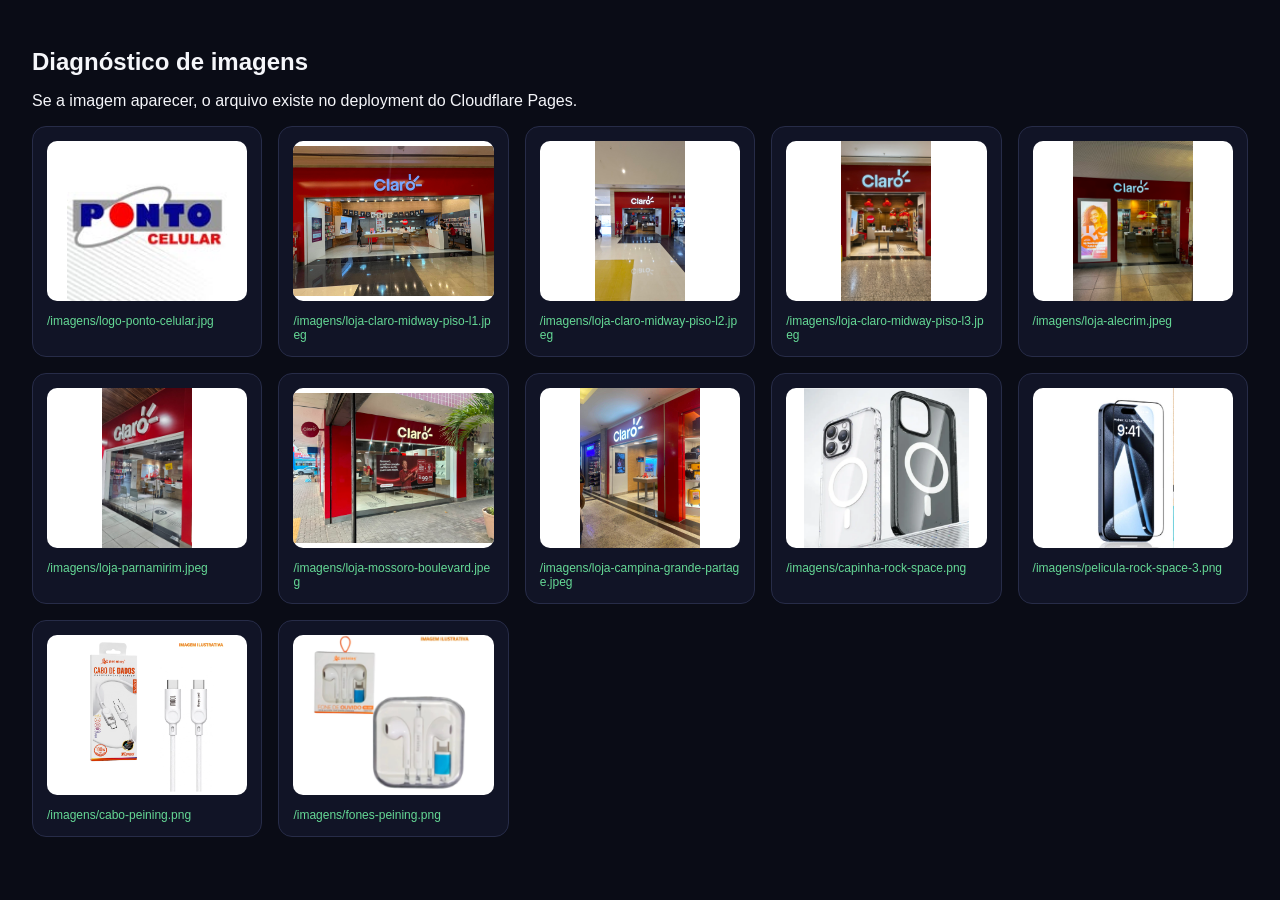
<file: diagnostico-imagens.html>
<!doctype html>
<html lang="pt-BR">
<head>
<meta charset="utf-8">
<meta name="viewport" content="width=device-width,initial-scale=1">
<title>Diagnóstico de imagens — Ponto Celular</title>
<style>
body{font-family:Arial,sans-serif;background:#0a0c16;color:#f5f6fa;padding:24px}
h1{font-size:24px}.grid{display:grid;grid-template-columns:repeat(auto-fit,minmax(220px,1fr));gap:16px}
figure{margin:0;padding:14px;border:1px solid #272c48;border-radius:14px;background:#111426}
img{width:100%;height:160px;object-fit:contain;background:#fff;border-radius:10px}
figcaption{font-size:12px;margin-top:9px;word-break:break-all}
.ok{color:#65d996}.fail{color:#ff626c}
</style>



<!-- FAVICONS PONTO CELULAR — desktop, Android, Safari e iOS -->
<link rel="icon" href="./favicon.ico?v=20260901-final" sizes="any">
<link rel="icon" type="image/png" sizes="16x16" href="./imagens/favicon-16x16.png?v=20260901-final">
<link rel="icon" type="image/png" sizes="32x32" href="./imagens/favicon-32x32.png?v=20260901-final">
<link rel="icon" type="image/png" sizes="48x48" href="./imagens/favicon-48x48.png?v=20260901-final">
<link rel="shortcut icon" href="./favicon.ico?v=20260901-final">
<link rel="apple-touch-icon" sizes="180x180" href="./apple-touch-icon.png?v=20260901-final">
<link rel="manifest" href="./site.webmanifest?v=20260901-final">
<meta name="theme-color" content="#060390">
<meta name="application-name" content="Ponto Celular">
<meta name="apple-mobile-web-app-title" content="Ponto Celular">

</head>
<body>
<h1>Diagnóstico de imagens</h1>
<p>Se a imagem aparecer, o arquivo existe no deployment do Cloudflare Pages.</p>
<div class="grid">
<figure><img src="/imagens/logo-ponto-celular.jpg" alt="" onload="this.nextElementSibling.className='ok'" onerror="this.nextElementSibling.className='fail'"><figcaption>/imagens/logo-ponto-celular.jpg</figcaption></figure>
<figure><img src="/imagens/loja-claro-midway-piso-l1.jpeg" alt="" onload="this.nextElementSibling.className='ok'" onerror="this.nextElementSibling.className='fail'"><figcaption>/imagens/loja-claro-midway-piso-l1.jpeg</figcaption></figure>
<figure><img src="/imagens/loja-claro-midway-piso-l2.jpeg" alt="" onload="this.nextElementSibling.className='ok'" onerror="this.nextElementSibling.className='fail'"><figcaption>/imagens/loja-claro-midway-piso-l2.jpeg</figcaption></figure>
<figure><img src="/imagens/loja-claro-midway-piso-l3.jpeg" alt="" onload="this.nextElementSibling.className='ok'" onerror="this.nextElementSibling.className='fail'"><figcaption>/imagens/loja-claro-midway-piso-l3.jpeg</figcaption></figure>
<figure><img src="/imagens/loja-alecrim.jpeg" alt="" onload="this.nextElementSibling.className='ok'" onerror="this.nextElementSibling.className='fail'"><figcaption>/imagens/loja-alecrim.jpeg</figcaption></figure>
<figure><img src="/imagens/loja-parnamirim.jpeg" alt="" onload="this.nextElementSibling.className='ok'" onerror="this.nextElementSibling.className='fail'"><figcaption>/imagens/loja-parnamirim.jpeg</figcaption></figure>
<figure><img src="/imagens/loja-mossoro-boulevard.jpeg" alt="" onload="this.nextElementSibling.className='ok'" onerror="this.nextElementSibling.className='fail'"><figcaption>/imagens/loja-mossoro-boulevard.jpeg</figcaption></figure>
<figure><img src="/imagens/loja-campina-grande-partage.jpeg" alt="" onload="this.nextElementSibling.className='ok'" onerror="this.nextElementSibling.className='fail'"><figcaption>/imagens/loja-campina-grande-partage.jpeg</figcaption></figure>
<figure><img src="/imagens/capinha-rock-space.png" alt="" onload="this.nextElementSibling.className='ok'" onerror="this.nextElementSibling.className='fail'"><figcaption>/imagens/capinha-rock-space.png</figcaption></figure>
<figure><img src="/imagens/pelicula-rock-space-3.png" alt="" onload="this.nextElementSibling.className='ok'" onerror="this.nextElementSibling.className='fail'"><figcaption>/imagens/pelicula-rock-space-3.png</figcaption></figure>
<figure><img src="/imagens/cabo-peining.png" alt="" onload="this.nextElementSibling.className='ok'" onerror="this.nextElementSibling.className='fail'"><figcaption>/imagens/cabo-peining.png</figcaption></figure>
<figure><img src="/imagens/fones-peining.png" alt="" onload="this.nextElementSibling.className='ok'" onerror="this.nextElementSibling.className='fail'"><figcaption>/imagens/fones-peining.png</figcaption></figure>
</div></body></html>
</file>
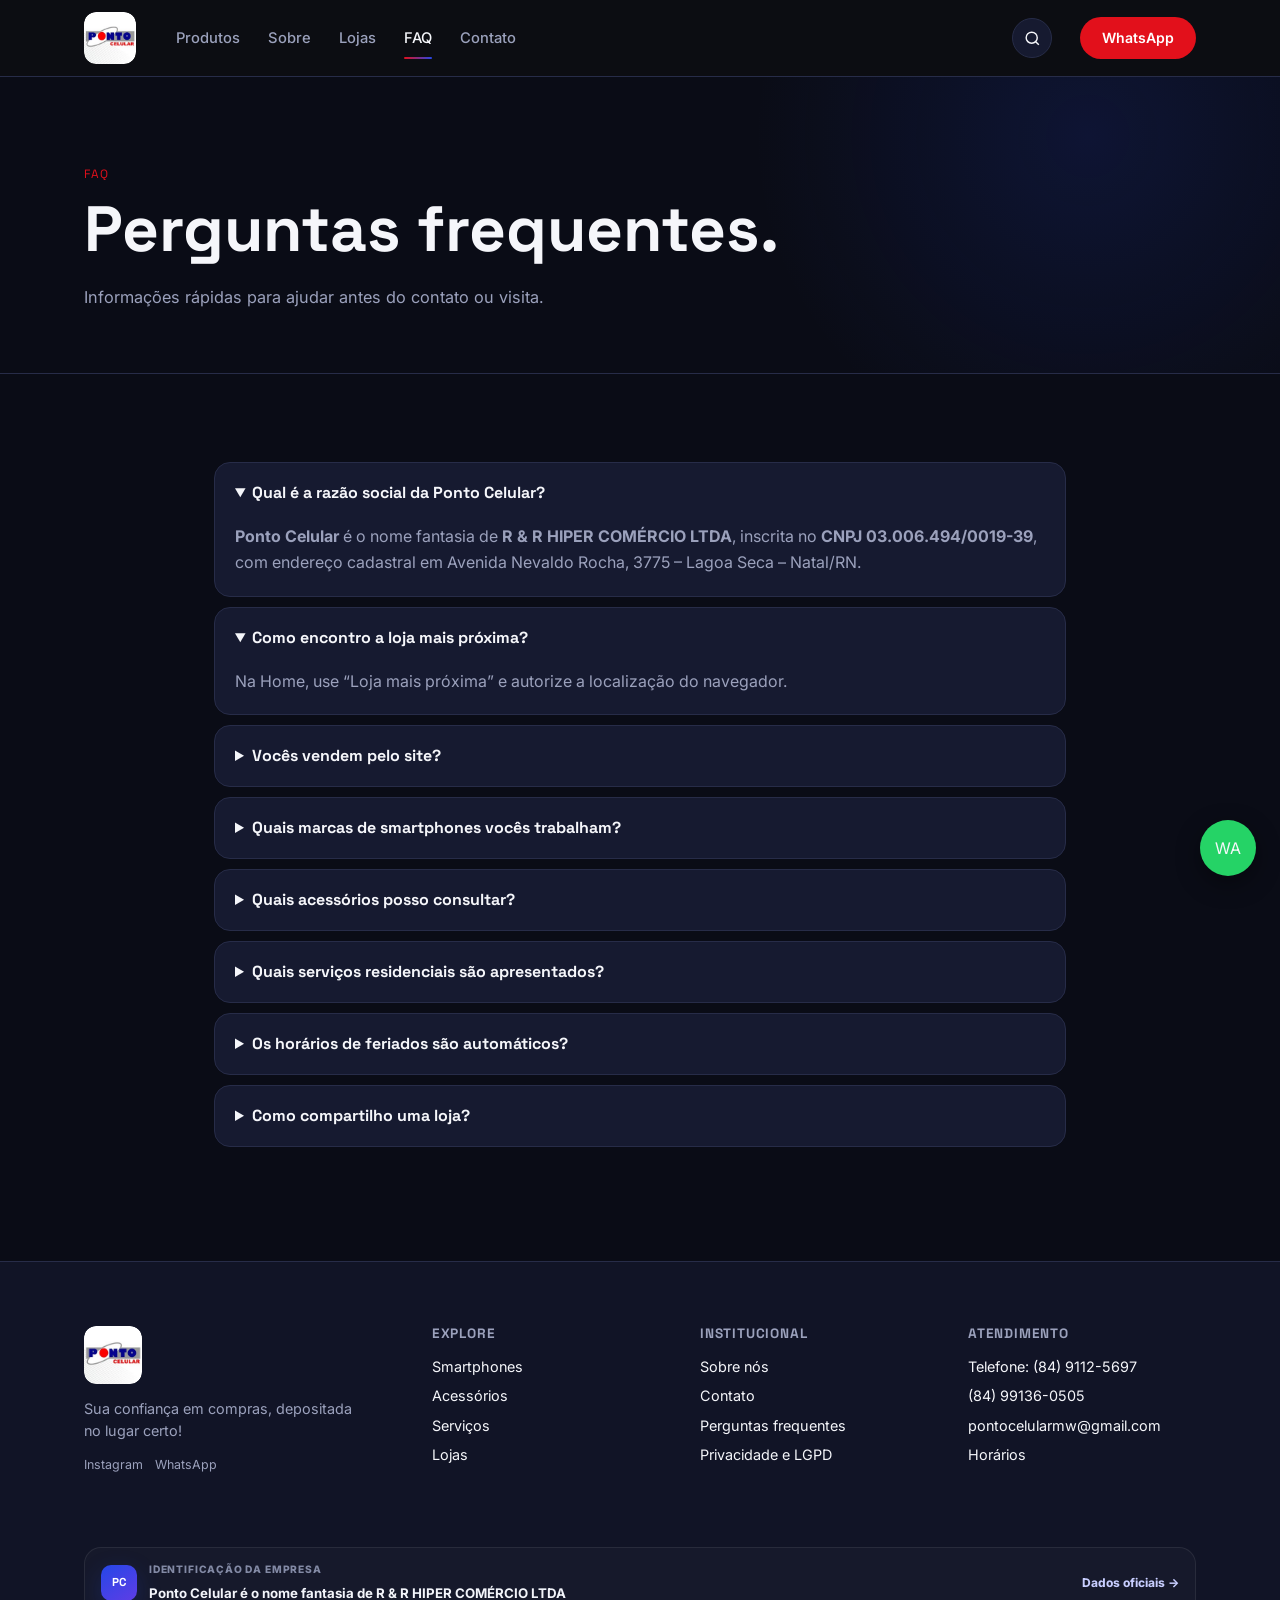
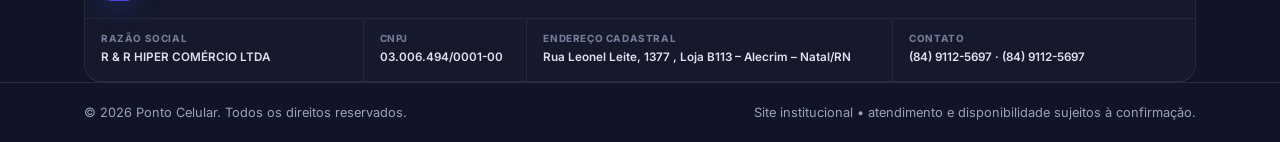
<file: faq.html>
<!DOCTYPE html><html lang="pt-BR"><head><meta charset="UTF-8"><meta name="viewport" content="width=device-width, initial-scale=1.0"><meta name="description" content="Perguntas frequentes sobre lojas, smartphones, acessórios e serviços da Ponto Celular"><meta name="robots" content="index, follow"><meta property="og:title" content="Perguntas frequentes | Ponto Celular"><meta property="og:description" content="Perguntas frequentes sobre lojas, smartphones, acessórios e serviços da Ponto Celular"><meta property="og:type" content="website"><meta property="og:locale" content="pt_BR"><meta property="og:image" content="/imagens/logo-ponto-celular.jpg"><meta name="twitter:card" content="summary_large_image"><title>Perguntas frequentes | Ponto Celular</title><link rel="preconnect" href="https://fonts.googleapis.com"><link rel="preconnect" href="https://fonts.gstatic.com" crossorigin><link href="https://fonts.googleapis.com/css2?family=Space+Grotesk:wght@500;600;700&family=Inter:wght@400;500;600;700&display=swap" rel="stylesheet"><link rel="stylesheet" href="style.css?v=20260904-meta-3">


<!-- FAVICONS PONTO CELULAR — desktop, Android, Safari e iOS -->
<link rel="icon" href="/favicon.ico?v=20260901-favicon-real-1" sizes="any">
<link rel="icon" type="image/png" sizes="16x16" href="/imagens/favicon-16x16.png?v=20260901-favicon-real-1">
<link rel="icon" type="image/png" sizes="32x32" href="/imagens/favicon-32x32.png?v=20260901-favicon-real-1">
<link rel="icon" type="image/png" sizes="48x48" href="/imagens/favicon-48x48.png?v=20260901-favicon-real-1">
<link rel="shortcut icon" href="/favicon.ico?v=20260901-favicon-real-1">
<link rel="apple-touch-icon" sizes="180x180" href="/apple-touch-icon.png?v=20260901-favicon-real-1">
<link rel="manifest" href="/site.webmanifest?v=20260901-favicon-real-1">
<meta name="theme-color" content="#060390">
<meta name="application-name" content="Ponto Celular">
<meta name="apple-mobile-web-app-title" content="Ponto Celular">

<script type="application/ld+json">
{
  "@context": "https://schema.org",
  "@type": "Organization",
  "@id": "https://pontocelularmw-art.github.io/#organization",
  "name": "R & R HIPER COMÉRCIO LTDA",
  "legalName": "R & R HIPER COMÉRCIO LTDA",
  "alternateName": "Ponto Celular",
  "url": "https://pontocelularmw-art.github.io/",
  "email": "mailto:pontocelularmw@gmail.com",
  "telephone": "+55 84 9112-5697",
  "taxID": "03.006.494/0001-00",
  "address": {
    "@type": "PostalAddress",
    "streetAddress": "Rua Leonel Leite, 1377 , Loja B113 - Alecrim - Natal/RN",
    "addressLocality": "Natal",
    "addressRegion": "RN",
    "addressCountry": "BR"
  },
  "contactPoint": [
    {
      "@type": "ContactPoint",
      "telephone": "+55 84 9112-5697",
      "contactType": "customer service",
      "areaServed": "BR",
      "availableLanguage": "Portuguese"
    },
    {
      "@type": "ContactPoint",
      "telephone": "+55 84 99136-0505",
      "contactType": "customer service",
      "areaServed": "BR",
      "availableLanguage": "Portuguese"
    }
  ],
  "sameAs": [
    "https://www.instagram.com/ponto_lojasclaro/"
  ]
}
</script>
</head><body data-page="faq"><a class="skip-link" href="#conteudo">Pular para o conteúdo</a><header class="header" id="topo"><div class="container header__inner"><a class="logo" href="index.html" aria-label="Ponto Celular - Início"><span class="logo__badge"><img src="/imagens/logo-ponto-celular.jpg" alt="Ponto Celular"></span></a><nav class="nav" id="nav"><a href="index.html#produtos">Produtos</a><a href="sobre.html">Sobre</a><a href="index.html#lojas">Lojas</a><a href="faq.html">FAQ</a><a href="contato.html">Contato</a></nav><button class="site-search-toggle" type="button" data-site-search aria-label="Pesquisar no site">⌕</button><a class="btn btn--accent header__cta" href="https://wa.me/5584991360505" target="_blank" rel="noopener">WhatsApp</a><button class="nav-toggle" id="navToggle" aria-label="Abrir menu" aria-expanded="false" type="button"><span></span><span></span><span></span></button></div></header><main id="conteudo"><section class="internal-hero"><div class="container"><p class="eyebrow">FAQ</p><h1>Perguntas frequentes.</h1><p>Informações rápidas para ajudar antes do contato ou visita.</p></div></section><section class="section"><div class="container faq-list faq-list--page"><details open class="faq-business-identity"><summary>Qual é a razão social da Ponto Celular?</summary><p><strong>Ponto Celular</strong> é o nome fantasia de <strong>R & R HIPER COMÉRCIO LTDA</strong>, inscrita no <strong>CNPJ 03.006.494/0019-39</strong>, com endereço cadastral em Avenida Nevaldo Rocha, 3775 – Lagoa Seca – Natal/RN.</p></details><details open><summary>Como encontro a loja mais próxima?</summary><p>Na Home, use “Loja mais próxima” e autorize a localização do navegador.</p></details><details><summary>Vocês vendem pelo site?</summary><p>Não. O site é uma vitrine institucional. A compra e a disponibilidade são confirmadas pela equipe.</p></details><details><summary>Quais marcas de smartphones vocês trabalham?</summary><p>iPhone, Samsung e Motorola.</p></details><details><summary>Quais acessórios posso consultar?</summary><p>Capinhas, películas, carregadores, cabos, fones e PowerBanks, conforme disponibilidade em loja.</p></details><details><summary>Quais serviços residenciais são apresentados?</summary><p>Internet residencial, TV, entretenimento e streaming, conforme opções disponíveis.</p></details><details><summary>Os horários de feriados são automáticos?</summary><p>Não. O site orienta consultar a unidade em feriados porque o funcionamento pode variar.</p></details><details><summary>Como compartilho uma loja?</summary><p>Na página individual da unidade, use o botão “Compartilhar esta loja”. Em navegadores compatíveis será aberto o compartilhamento nativo do aparelho.</p></details></div></section></main><footer class="footer" id="contato"><div class="container footer__inner footer__inner--premium">
 <div class="footer__brand"><a href="index.html" class="logo logo--footer"><span class="logo__badge"><img src="/imagens/logo-ponto-celular.jpg" alt="Ponto Celular"></span></a><p>Sua confiança em compras, depositada no lugar certo!</p><div class="footer__social"><a href="https://www.instagram.com/ponto_lojasclaro/" target="_blank" rel="noopener noreferrer">Instagram</a><a href="https://wa.me/5584991360505" target="_blank" rel="noopener">WhatsApp</a></div></div>
 <div class="footer__col"><h4>Explore</h4><p><a href="smartphones.html">Smartphones</a></p><p><a href="acessorios.html">Acessórios</a></p><p><a href="servicos.html">Serviços</a></p><p><a href="index.html#lojas">Lojas</a></p></div>
 <div class="footer__col"><h4>Institucional</h4><p><a href="sobre.html">Sobre nós</a></p><p><a href="contato.html">Contato</a></p><p><a href="faq.html">Perguntas frequentes</a></p><p><a href="privacidade.html">Privacidade e LGPD</a></p></div>
 <div class="footer__col"><h4>Atendimento</h4><p>Telefone: <a href="tel:+558491125697">(84) 9112-5697</a></p><p>(84) 99136-0505</p><p>pontocelularmw@gmail.com</p><p><a href="index.html#horarios">Horários</a></p><button type="button" class="footer-install" data-install-app hidden>Instalar site no celular</button></div>
 </div><div class="container"><div class="footer-company">
  <div class="footer-company__head">
    <span class="footer-company__icon" aria-hidden="true">PC</span>
    <div>
      <span class="footer-company__eyebrow">Identificação da empresa</span>
      <strong>Ponto Celular é o nome fantasia de R & R HIPER COMÉRCIO LTDA</strong>
    </div>
    <a href="dados-empresa.html">Dados oficiais <span aria-hidden="true">→</span></a>
  </div>

  <div class="footer-company__grid">
    <div>
      <span>Razão social</span>
      <strong>R & R HIPER COMÉRCIO LTDA</strong>
    </div>
    <div>
      <span>CNPJ</span>
      <strong>03.006.494/0001-00</strong>
    </div>
    <div>
      <span>Endereço cadastral</span>
      <strong>Rua Leonel Leite, 1377 , Loja B113 – Alecrim – Natal/RN</strong>
    </div>
    <div>
      <span>Contato</span>
      <strong><a href="tel:+558491125697">(84) 9112-5697</a> · <a href="https://wa.me/558491125697" target="_blank" rel="noopener">(84) 9112-5697</a></strong>
    </div>
  </div>
</div></div><div class="footer__bottom"><div class="container footer__bottom-inner"><p>&copy; <span id="ano"></span> Ponto Celular. Todos os direitos reservados.</p><p>Site institucional • atendimento e disponibilidade sujeitos à confirmação.</p></div></div></footer><a class="whatsapp-float" href="https://wa.me/558491125697" target="_blank" rel="noopener" aria-label="Falar no WhatsApp">WA</a><script defer src="script.js?v=20260901-2"></script></body></html>
</file>
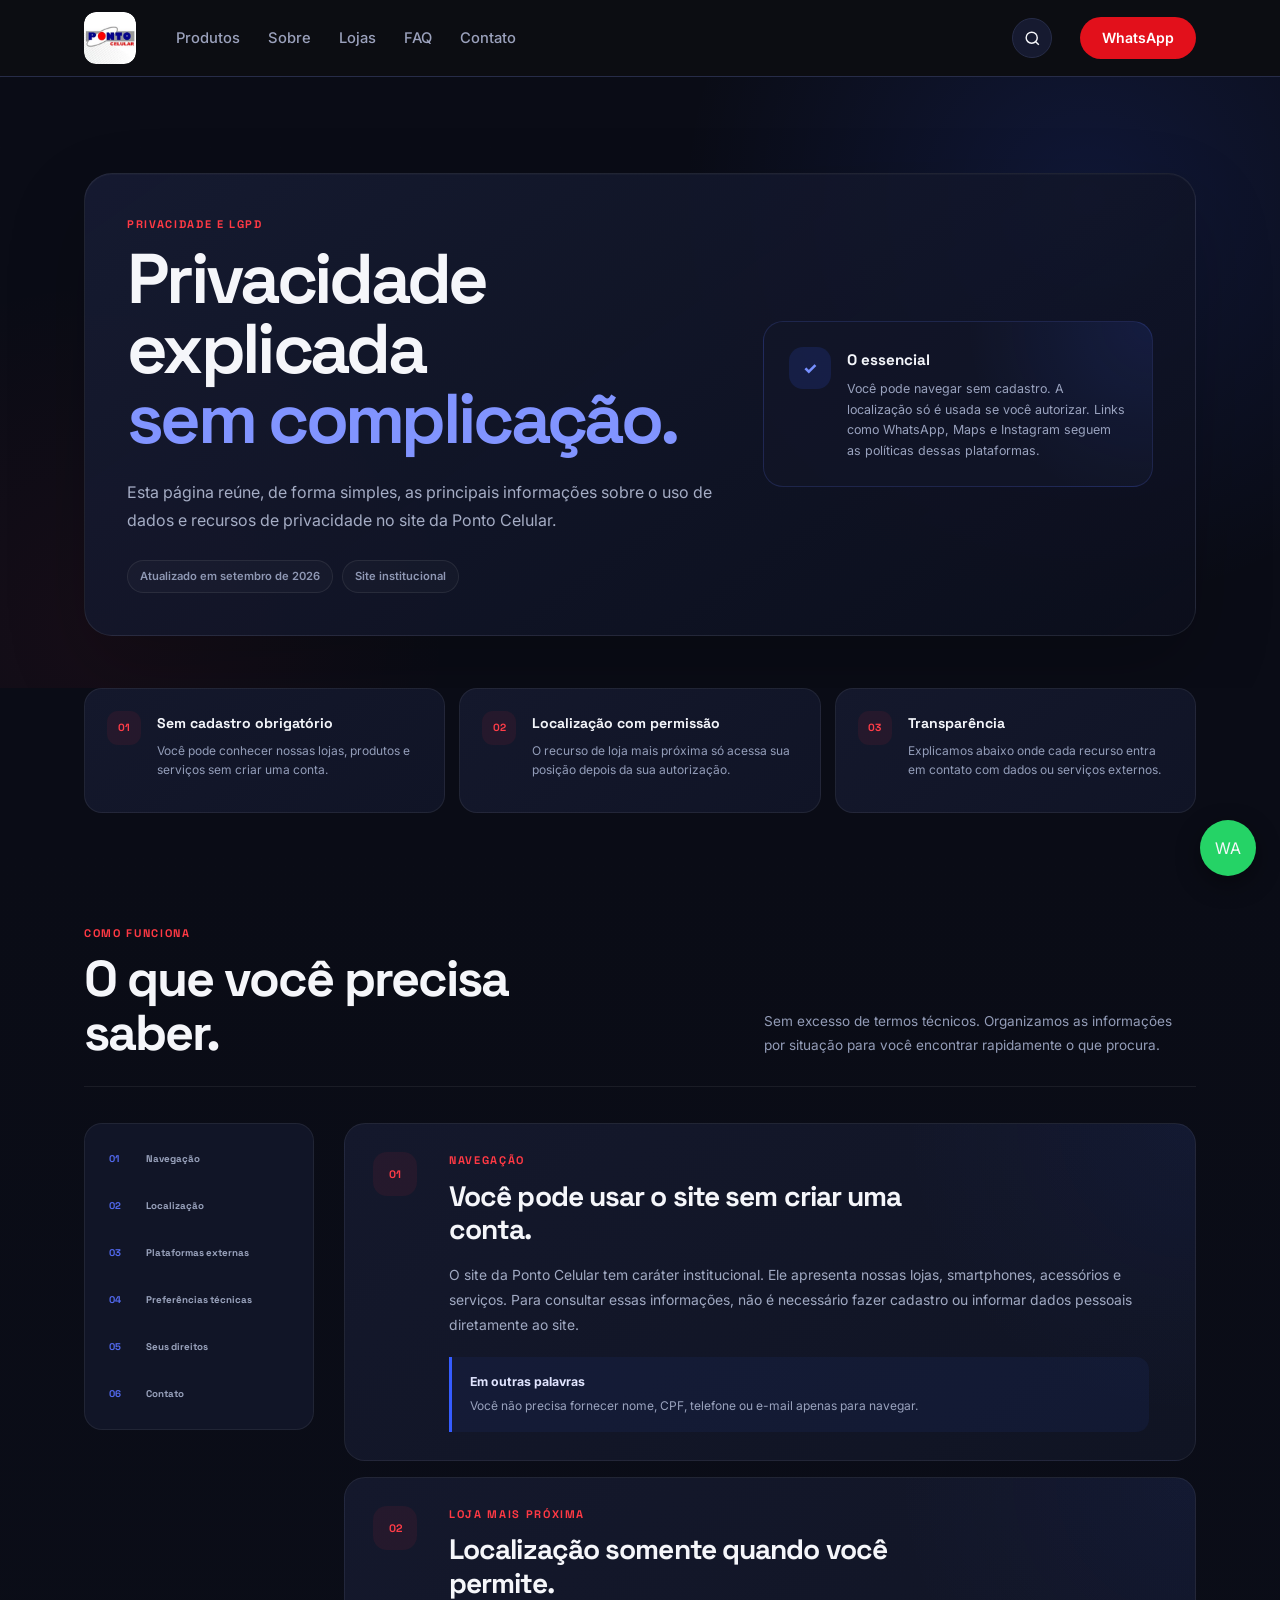
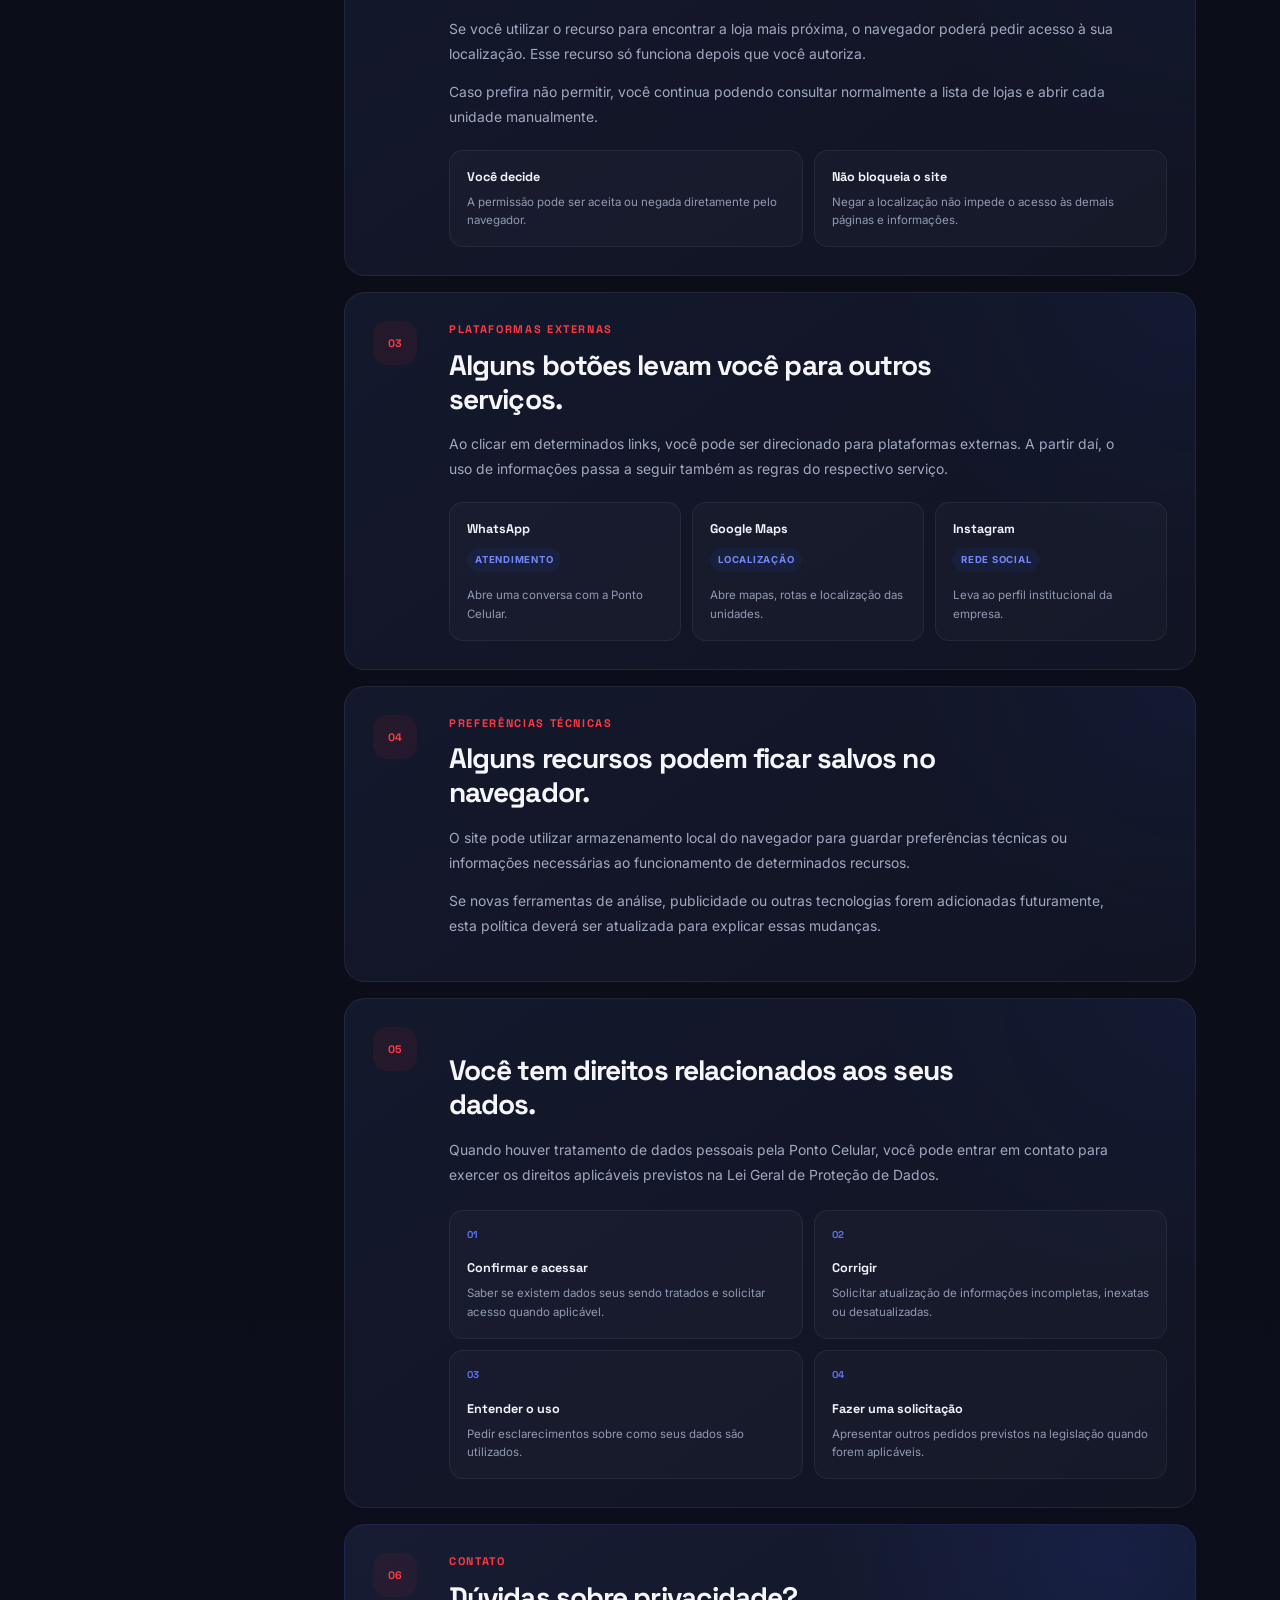
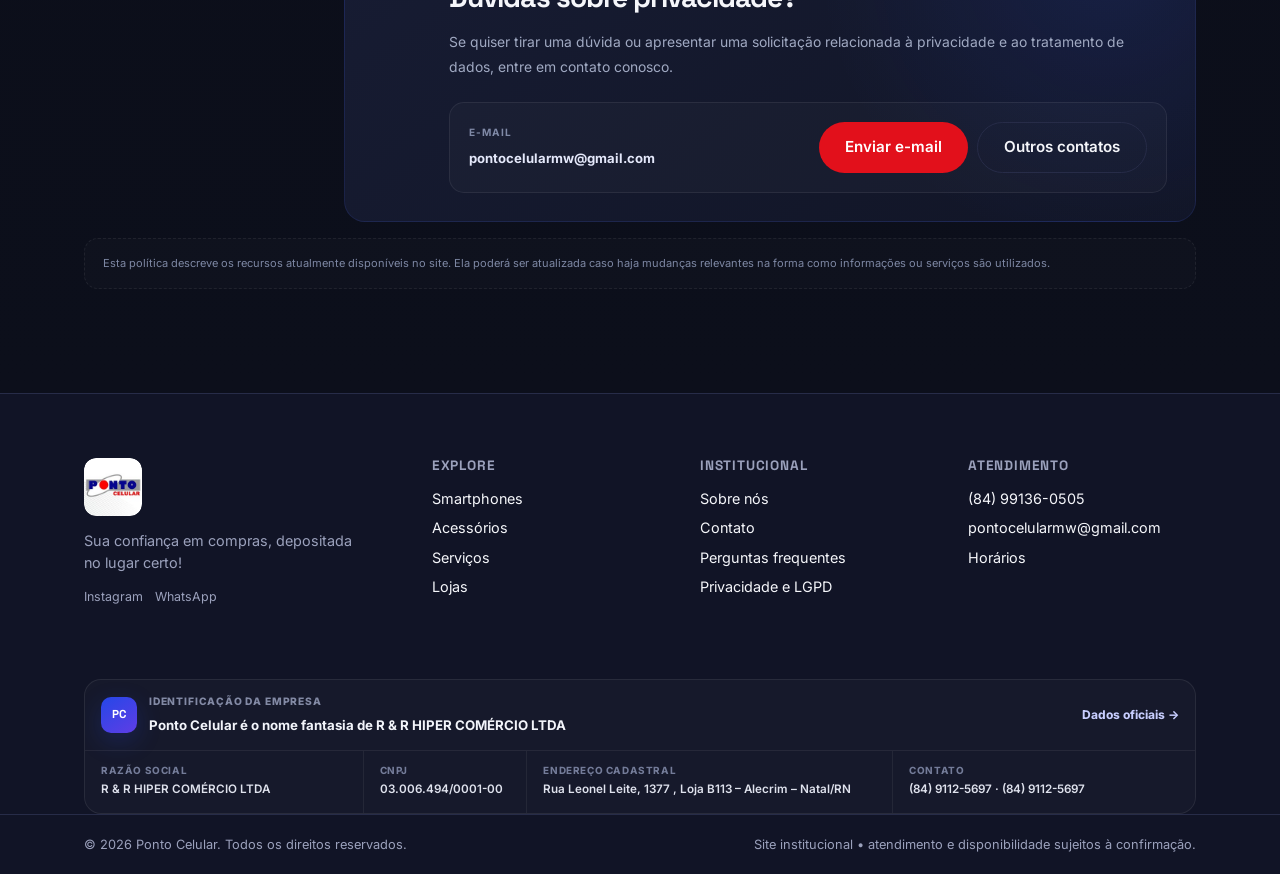
<file: privacidade.html>
<!DOCTYPE html>
<html lang="pt-BR">
<head>
<meta charset="UTF-8">
<meta name="viewport" content="width=device-width, initial-scale=1.0">
<meta name="description" content="Entenda de forma simples como a Ponto Celular trata privacidade, localização e dados no site.">
<meta name="robots" content="index, follow">

<title>Privacidade e LGPD | Ponto Celular</title>

<link rel="preconnect" href="https://fonts.googleapis.com">
<link rel="preconnect" href="https://fonts.gstatic.com" crossorigin>
<link href="https://fonts.googleapis.com/css2?family=Space+Grotesk:wght@500;600;700&family=Inter:wght@400;500;600;700&display=swap" rel="stylesheet">

<link rel="stylesheet" href="style.css?v=20260904-meta-3">



<!-- FAVICONS PONTO CELULAR — desktop, Android, Safari e iOS -->
<link rel="icon" href="/favicon.ico?v=20260901-favicon-real-1" sizes="any">
<link rel="icon" type="image/png" sizes="16x16" href="/imagens/favicon-16x16.png?v=20260901-favicon-real-1">
<link rel="icon" type="image/png" sizes="32x32" href="/imagens/favicon-32x32.png?v=20260901-favicon-real-1">
<link rel="icon" type="image/png" sizes="48x48" href="/imagens/favicon-48x48.png?v=20260901-favicon-real-1">
<link rel="shortcut icon" href="/favicon.ico?v=20260901-favicon-real-1">
<link rel="apple-touch-icon" sizes="180x180" href="/apple-touch-icon.png?v=20260901-favicon-real-1">
<link rel="manifest" href="/site.webmanifest?v=20260901-favicon-real-1">
<meta name="theme-color" content="#060390">
<meta name="application-name" content="Ponto Celular">
<meta name="apple-mobile-web-app-title" content="Ponto Celular">

<script type="application/ld+json">
{
  "@context": "https://schema.org",
  "@type": "Organization",
  "@id": "https://pontocelularmw-art.github.io/#organization",
  "name": "R & R HIPER COMÉRCIO LTDA",
  "legalName": "R & R HIPER COMÉRCIO LTDA",
  "alternateName": "Ponto Celular",
  "url": "https://pontocelularmw-art.github.io/",
  "email": "mailto:pontocelularmw@gmail.com",
  "telephone": "+55 84 3215-8236",
  "taxID": "03.006.494/0001-00",
  "address": {
    "@type": "PostalAddress",
    "streetAddress": "Rua Leonel Leite , 1377 , Loja B113 - Alecrim - Natal/RN",
    "addressLocality": "Natal",
    "addressRegion": "RN",
    "addressCountry": "BR"
  },
  "contactPoint": [
    {
      "@type": "ContactPoint",
      "telephone": "+55 84 5112-5697",
      "contactType": "customer service",
      "areaServed": "BR",
      "availableLanguage": "Portuguese"
    },
    {
      "@type": "ContactPoint",
      "telephone": "+55 84 99136-0505",
      "contactType": "customer service",
      "areaServed": "BR",
      "availableLanguage": "Portuguese"
    }
  ],
  "sameAs": [
    "https://www.instagram.com/ponto_lojasclaro/"
  ]
}
</script>
</head>

<body data-page="privacidade">

<a class="skip-link" href="#conteudo">Pular para o conteúdo</a>

<header class="header" id="topo">
<div class="container header__inner">

<a class="logo" href="index.html" aria-label="Ponto Celular - Início">
<span class="logo__badge">
<img src="/imagens/logo-ponto-celular.jpg" alt="Ponto Celular">
</span>
</a>

<nav class="nav" id="nav">
<a href="index.html#produtos">Produtos</a>
<a href="sobre.html">Sobre</a>
<a href="index.html#lojas">Lojas</a>
<a href="faq.html">FAQ</a>
<a href="contato.html">Contato</a>
</nav>

<button class="site-search-toggle" type="button" data-site-search aria-label="Pesquisar no site">⌕</button>

<a class="btn btn--accent header__cta" href="https://wa.me/5584991360505" target="_blank" rel="noopener">
WhatsApp
</a>

<button class="nav-toggle" id="navToggle" aria-label="Abrir menu" aria-expanded="false" type="button">
<span></span>
<span></span>
<span></span>
</button>

</div>
</header>

<main id="conteudo">

<section class="lgpd-hero">
<div class="container">

<div class="lgpd-hero__panel">

<div class="lgpd-hero__copy">
<p class="eyebrow">Privacidade e LGPD</p>

<h1>
Privacidade explicada
<span>sem complicação.</span>
</h1>

<p>
Esta página reúne, de forma simples, as principais informações sobre o uso de dados e recursos de privacidade no site da Ponto Celular.
</p>

<div class="lgpd-hero__meta">
<span>Atualizado em setembro de 2026</span>
<span>Site institucional</span>
</div>
</div>

<div class="lgpd-hero__quick">
<div class="lgpd-hero__quick-icon" aria-hidden="true">✓</div>

<div>
<strong>O essencial</strong>
<p>
Você pode navegar sem cadastro. A localização só é usada se você autorizar. Links como WhatsApp, Maps e Instagram seguem as políticas dessas plataformas.
</p>
</div>
</div>

</div>
</div>
</section>

<section class="lgpd-summary">
<div class="container">

<div class="lgpd-summary__grid">

<article>
<span>01</span>
<div>
<strong>Sem cadastro obrigatório</strong>
<p>Você pode conhecer nossas lojas, produtos e serviços sem criar uma conta.</p>
</div>
</article>

<article>
<span>02</span>
<div>
<strong>Localização com permissão</strong>
<p>O recurso de loja mais próxima só acessa sua posição depois da sua autorização.</p>
</div>
</article>

<article>
<span>03</span>
<div>
<strong>Transparência</strong>
<p>Explicamos abaixo onde cada recurso entra em contato com dados ou serviços externos.</p>
</div>
</article>

</div>
</div>
</section>

<section class="section lgpd-main">
<div class="container">

<div class="lgpd-main__heading">
<div>
<p class="eyebrow">Como funciona</p>
<h2 class="section__title">O que você precisa saber.</h2>
</div>

<p>
Sem excesso de termos técnicos. Organizamos as informações por situação para você encontrar rapidamente o que procura.
</p>
</div>


<div class="lgpd-mobile-accordion" aria-label="Informações de Privacidade e LGPD">

<details class="lgpd-mobile-item" open>
<summary>
<span class="lgpd-mobile-item__number">01</span>
<span class="lgpd-mobile-item__label">Navegação</span>
<span class="lgpd-mobile-item__arrow" aria-hidden="true">+</span>
</summary>

<div class="lgpd-mobile-item__content">
<p class="eyebrow">Navegação</p>
<h3>Você pode usar o site sem criar uma conta.</h3>

<p>
O site da Ponto Celular tem caráter institucional. Ele apresenta nossas lojas, smartphones, acessórios e serviços. Para consultar essas informações, não é necessário fazer cadastro ou informar dados pessoais diretamente ao site.
</p>

<div class="lgpd-note">
<strong>Em outras palavras</strong>
<p>Você não precisa fornecer nome, CPF, telefone ou e-mail apenas para navegar.</p>
</div>
</div>
</details>

<details class="lgpd-mobile-item">
<summary>
<span class="lgpd-mobile-item__number">02</span>
<span class="lgpd-mobile-item__label">Localização</span>
<span class="lgpd-mobile-item__arrow" aria-hidden="true">+</span>
</summary>

<div class="lgpd-mobile-item__content">
<p class="eyebrow">Loja mais próxima</p>
<h3>Localização somente quando você permite.</h3>

<p>
Se você utilizar o recurso para encontrar a loja mais próxima, o navegador poderá pedir acesso à sua localização. Esse recurso só funciona depois que você autoriza.
</p>

<p>
Caso prefira não permitir, você continua podendo consultar normalmente a lista de lojas e abrir cada unidade manualmente.
</p>

<div class="lgpd-two-cards">
<div>
<strong>Você decide</strong>
<p>A permissão pode ser aceita ou negada diretamente pelo navegador.</p>
</div>

<div>
<strong>Não bloqueia o site</strong>
<p>Negar a localização não impede o acesso às demais páginas e informações.</p>
</div>
</div>
</div>
</details>

<details class="lgpd-mobile-item">
<summary>
<span class="lgpd-mobile-item__number">03</span>
<span class="lgpd-mobile-item__label">Plataformas externas</span>
<span class="lgpd-mobile-item__arrow" aria-hidden="true">+</span>
</summary>

<div class="lgpd-mobile-item__content">
<p class="eyebrow">Plataformas externas</p>
<h3>Alguns botões levam você para outros serviços.</h3>

<p>
Ao clicar em determinados links, você pode ser direcionado para plataformas externas. A partir daí, o uso de informações passa a seguir também as regras do respectivo serviço.
</p>

<div class="lgpd-platforms">
<div>
<strong>WhatsApp</strong>
<span>Atendimento</span>
<p>Abre uma conversa com a Ponto Celular.</p>
</div>

<div>
<strong>Google Maps</strong>
<span>Localização</span>
<p>Abre mapas, rotas e localização das unidades.</p>
</div>

<div>
<strong>Instagram</strong>
<span>Rede social</span>
<p>Leva ao perfil institucional da empresa.</p>
</div>
</div>
</div>
</details>

<details class="lgpd-mobile-item">
<summary>
<span class="lgpd-mobile-item__number">04</span>
<span class="lgpd-mobile-item__label">Preferências técnicas</span>
<span class="lgpd-mobile-item__arrow" aria-hidden="true">+</span>
</summary>

<div class="lgpd-mobile-item__content">
<p class="eyebrow">Preferências técnicas</p>
<h3>Alguns recursos podem ficar salvos no navegador.</h3>

<p>
O site pode utilizar armazenamento local do navegador para guardar preferências técnicas ou informações necessárias ao funcionamento de determinados recursos.
</p>

<p>
Se novas ferramentas de análise, publicidade ou outras tecnologias forem adicionadas futuramente, esta política deverá ser atualizada para explicar essas mudanças.
</p>
</div>
</details>

<details class="lgpd-mobile-item">
<summary>
<span class="lgpd-mobile-item__number">05</span>
<span class="lgpd-mobile-item__label">Seus direitos</span>
<span class="lgpd-mobile-item__arrow" aria-hidden="true">+</span>
</summary>

<div class="lgpd-mobile-item__content">
<p class="eyebrow">LGPD</p>
<h3>Você tem direitos relacionados aos seus dados.</h3>

<p>
Quando houver tratamento de dados pessoais pela Ponto Celular, você pode entrar em contato para exercer os direitos aplicáveis previstos na Lei Geral de Proteção de Dados.
</p>

<div class="lgpd-rights">
<div>
<span>01</span>
<strong>Confirmar e acessar</strong>
<p>Saber se existem dados seus sendo tratados e solicitar acesso quando aplicável.</p>
</div>

<div>
<span>02</span>
<strong>Corrigir</strong>
<p>Solicitar atualização de informações incompletas, inexatas ou desatualizadas.</p>
</div>

<div>
<span>03</span>
<strong>Entender o uso</strong>
<p>Pedir esclarecimentos sobre como seus dados são utilizados.</p>
</div>

<div>
<span>04</span>
<strong>Fazer uma solicitação</strong>
<p>Apresentar outros pedidos previstos na legislação quando forem aplicáveis.</p>
</div>
</div>
</div>
</details>

<details class="lgpd-mobile-item">
<summary>
<span class="lgpd-mobile-item__number">06</span>
<span class="lgpd-mobile-item__label">Contato</span>
<span class="lgpd-mobile-item__arrow" aria-hidden="true">+</span>
</summary>

<div class="lgpd-mobile-item__content">
<p class="eyebrow">Contato</p>
<h3>Dúvidas sobre privacidade?</h3>

<p>
Se quiser tirar uma dúvida ou apresentar uma solicitação relacionada à privacidade e ao tratamento de dados, entre em contato conosco.
</p>

<div class="lgpd-contact-box">
<div>
<span>E-mail</span>
<strong>pontocelularmw@gmail.com</strong>
</div>

<div class="lgpd-contact-box__actions">
<a class="btn btn--accent" href="mailto:pontocelularmw@gmail.com">Enviar e-mail</a>
<a class="btn btn--ghost" href="contato.html">Outros contatos</a>
</div>
</div>
</div>
</details>

</div>

<div class="lgpd-main__layout">

<nav class="lgpd-nav lgpd-nav--desktop" aria-label="Navegação da política de privacidade">
<a href="#navegacao">
<span>01</span>
<span>Navegação</span>
</a>

<a href="#localizacao">
<span>02</span>
<span>Localização</span>
</a>

<a href="#plataformas">
<span>03</span>
<span>Plataformas externas</span>
</a>

<a href="#preferencias">
<span>04</span>
<span>Preferências técnicas</span>
</a>

<a href="#direitos">
<span>05</span>
<span>Seus direitos</span>
</a>

<a href="#contato-lgpd">
<span>06</span>
<span>Contato</span>
</a>
</nav>
<div class="lgpd-content">

<article class="lgpd-section is-mobile-active" id="navegacao">
<div class="lgpd-section__number">01</div>

<div class="lgpd-section__content">
<p class="eyebrow">Navegação</p>
<h3>Você pode usar o site sem criar uma conta.</h3>

<p>
O site da Ponto Celular tem caráter institucional. Ele apresenta nossas lojas, smartphones, acessórios e serviços. Para consultar essas informações, não é necessário fazer cadastro ou informar dados pessoais diretamente ao site.
</p>

<div class="lgpd-note">
<strong>Em outras palavras</strong>
<p>Você não precisa fornecer nome, CPF, telefone ou e-mail apenas para navegar.</p>
</div>
</div>
</article>

<article class="lgpd-section" id="localizacao">
<div class="lgpd-section__number">02</div>

<div class="lgpd-section__content">
<p class="eyebrow">Loja mais próxima</p>
<h3>Localização somente quando você permite.</h3>

<p>
Se você utilizar o recurso para encontrar a loja mais próxima, o navegador poderá pedir acesso à sua localização. Esse recurso só funciona depois que você autoriza.
</p>

<p>
Caso prefira não permitir, você continua podendo consultar normalmente a lista de lojas e abrir cada unidade manualmente.
</p>

<div class="lgpd-two-cards">
<div>
<strong>Você decide</strong>
<p>A permissão pode ser aceita ou negada diretamente pelo navegador.</p>
</div>
<div>
<strong>Não bloqueia o site</strong>
<p>Negar a localização não impede o acesso às demais páginas e informações.</p>
</div>
</div>
</div>
</article>

<article class="lgpd-section" id="plataformas">
<div class="lgpd-section__number">03</div>

<div class="lgpd-section__content">
<p class="eyebrow">Plataformas externas</p>
<h3>Alguns botões levam você para outros serviços.</h3>

<p>
Ao clicar em determinados links, você pode ser direcionado para plataformas externas. A partir daí, o uso de informações passa a seguir também as regras do respectivo serviço.
</p>

<div class="lgpd-platforms">
<div>
<strong>WhatsApp</strong>
<span>Atendimento</span>
<p>Abre uma conversa com a Ponto Celular.</p>
</div>

<div>
<strong>Google Maps</strong>
<span>Localização</span>
<p>Abre mapas, rotas e localização das unidades.</p>
</div>

<div>
<strong>Instagram</strong>
<span>Rede social</span>
<p>Leva ao perfil institucional da empresa.</p>
</div>
</div>
</div>
</article>

<article class="lgpd-section" id="preferencias">
<div class="lgpd-section__number">04</div>

<div class="lgpd-section__content">
<p class="eyebrow">Preferências técnicas</p>
<h3>Alguns recursos podem ficar salvos no navegador.</h3>

<p>
O site pode utilizar armazenamento local do navegador para guardar preferências técnicas ou informações necessárias ao funcionamento de determinados recursos.
</p>

<p>
Se novas ferramentas de análise, publicidade ou outras tecnologias forem adicionadas futuramente, esta política deverá ser atualizada para explicar essas mudanças.
</p>
</div>
</article>

<article class="lgpd-section" id="direitos">
<div class="lgpd-section__number">05</div>

<div class="lgpd-section__content">
<p class="eyebrow">LGPD</p>
<h3>Você tem direitos relacionados aos seus dados.</h3>

<p>
Quando houver tratamento de dados pessoais pela Ponto Celular, você pode entrar em contato para exercer os direitos aplicáveis previstos na Lei Geral de Proteção de Dados.
</p>

<div class="lgpd-rights">
<div>
<span>01</span>
<strong>Confirmar e acessar</strong>
<p>Saber se existem dados seus sendo tratados e solicitar acesso quando aplicável.</p>
</div>

<div>
<span>02</span>
<strong>Corrigir</strong>
<p>Solicitar atualização de informações incompletas, inexatas ou desatualizadas.</p>
</div>

<div>
<span>03</span>
<strong>Entender o uso</strong>
<p>Pedir esclarecimentos sobre como seus dados são utilizados.</p>
</div>

<div>
<span>04</span>
<strong>Fazer uma solicitação</strong>
<p>Apresentar outros pedidos previstos na legislação quando forem aplicáveis.</p>
</div>
</div>
</div>
</article>

<article class="lgpd-section lgpd-section--contact" id="contato-lgpd">
<div class="lgpd-section__number">06</div>

<div class="lgpd-section__content">
<p class="eyebrow">Contato</p>
<h3>Dúvidas sobre privacidade?</h3>

<p>
Se quiser tirar uma dúvida ou apresentar uma solicitação relacionada à privacidade e ao tratamento de dados, entre em contato conosco.
</p>

<div class="lgpd-contact-box">
<div>
<span>E-mail</span>
<strong>pontocelularmw@gmail.com</strong>
</div>

<div class="lgpd-contact-box__actions">
<a class="btn btn--accent" href="mailto:pontocelularmw@gmail.com">Enviar e-mail</a>
<a class="btn btn--ghost" href="contato.html">Outros contatos</a>
</div>
</div>
</div>
</article>

</div>
</div>

<div class="lgpd-footer-note">
<p>
Esta política descreve os recursos atualmente disponíveis no site. Ela poderá ser atualizada caso haja mudanças relevantes na forma como informações ou serviços são utilizados.
</p>
</div>

</div>
</section>

</main>

<footer class="footer" id="contato">
<div class="container footer__inner footer__inner--premium">

<div class="footer__brand">
<a href="index.html" class="logo logo--footer">
<span class="logo__badge">
<img src="/imagens/logo-ponto-celular.jpg" alt="Ponto Celular">
</span>
</a>

<p>Sua confiança em compras, depositada no lugar certo!</p>

<div class="footer__social">
<a href="https://www.instagram.com/ponto_lojasclaro/" target="_blank" rel="noopener noreferrer">Instagram</a>
<a href="https://wa.me/5584991360505" target="_blank" rel="noopener">WhatsApp</a>
</div>
</div>

<div class="footer__col">
<h4>Explore</h4>
<p><a href="smartphones.html">Smartphones</a></p>
<p><a href="acessorios.html">Acessórios</a></p>
<p><a href="servicos.html">Serviços</a></p>
<p><a href="index.html#lojas">Lojas</a></p>
</div>

<div class="footer__col">
<h4>Institucional</h4>
<p><a href="sobre.html">Sobre nós</a></p>
<p><a href="contato.html">Contato</a></p>
<p><a href="faq.html">Perguntas frequentes</a></p>
<p><a href="privacidade.html">Privacidade e LGPD</a></p>
</div>

<div class="footer__col">
<h4>Atendimento</h4>
<p>(84) 99136-0505</p>
<p>pontocelularmw@gmail.com</p>
<p><a href="index.html#horarios">Horários</a></p>
<button type="button" class="footer-install" data-install-app hidden>Instalar site no celular</button>
</div>

</div>
<div class="container"><div class="footer-company">
  <div class="footer-company__head">
    <span class="footer-company__icon" aria-hidden="true">PC</span>
    <div>
      <span class="footer-company__eyebrow">Identificação da empresa</span>
      <strong>Ponto Celular é o nome fantasia de R & R HIPER COMÉRCIO LTDA</strong>
    </div>
    <a href="dados-empresa.html">Dados oficiais <span aria-hidden="true">→</span></a>
  </div>

  <div class="footer-company__grid">
    <div>
      <span>Razão social</span>
      <strong>R & R HIPER COMÉRCIO LTDA</strong>
    </div>
    <div>
      <span>CNPJ</span>
      <strong>03.006.494/0001-00</strong>
    </div>
    <div>
      <span>Endereço cadastral</span>
      <strong>Rua Leonel Leite, 1377 , Loja B113 – Alecrim – Natal/RN</strong>
    </div>
    <div>
      <span>Contato</span>
      <strong><a href="tel:+558491125697">(84) 9112-5697</a> · <a href="https://wa.me/558491125697" target="_blank" rel="noopener">(84) 9112-5697</a></strong>
    </div>
  </div>
</div></div>
<div class="footer__bottom">
<div class="container footer__bottom-inner">
<p>&copy; <span id="ano"></span> Ponto Celular. Todos os direitos reservados.</p>
<p>Site institucional • atendimento e disponibilidade sujeitos à confirmação.</p>
</div>
</div>
</footer>

<a class="whatsapp-float" href="https://wa.me/5584991360505" target="_blank" rel="noopener" aria-label="Falar no WhatsApp">WA</a>

<script defer src="script.js?v=20260901-2"></script>
</body>
</html>
</file>
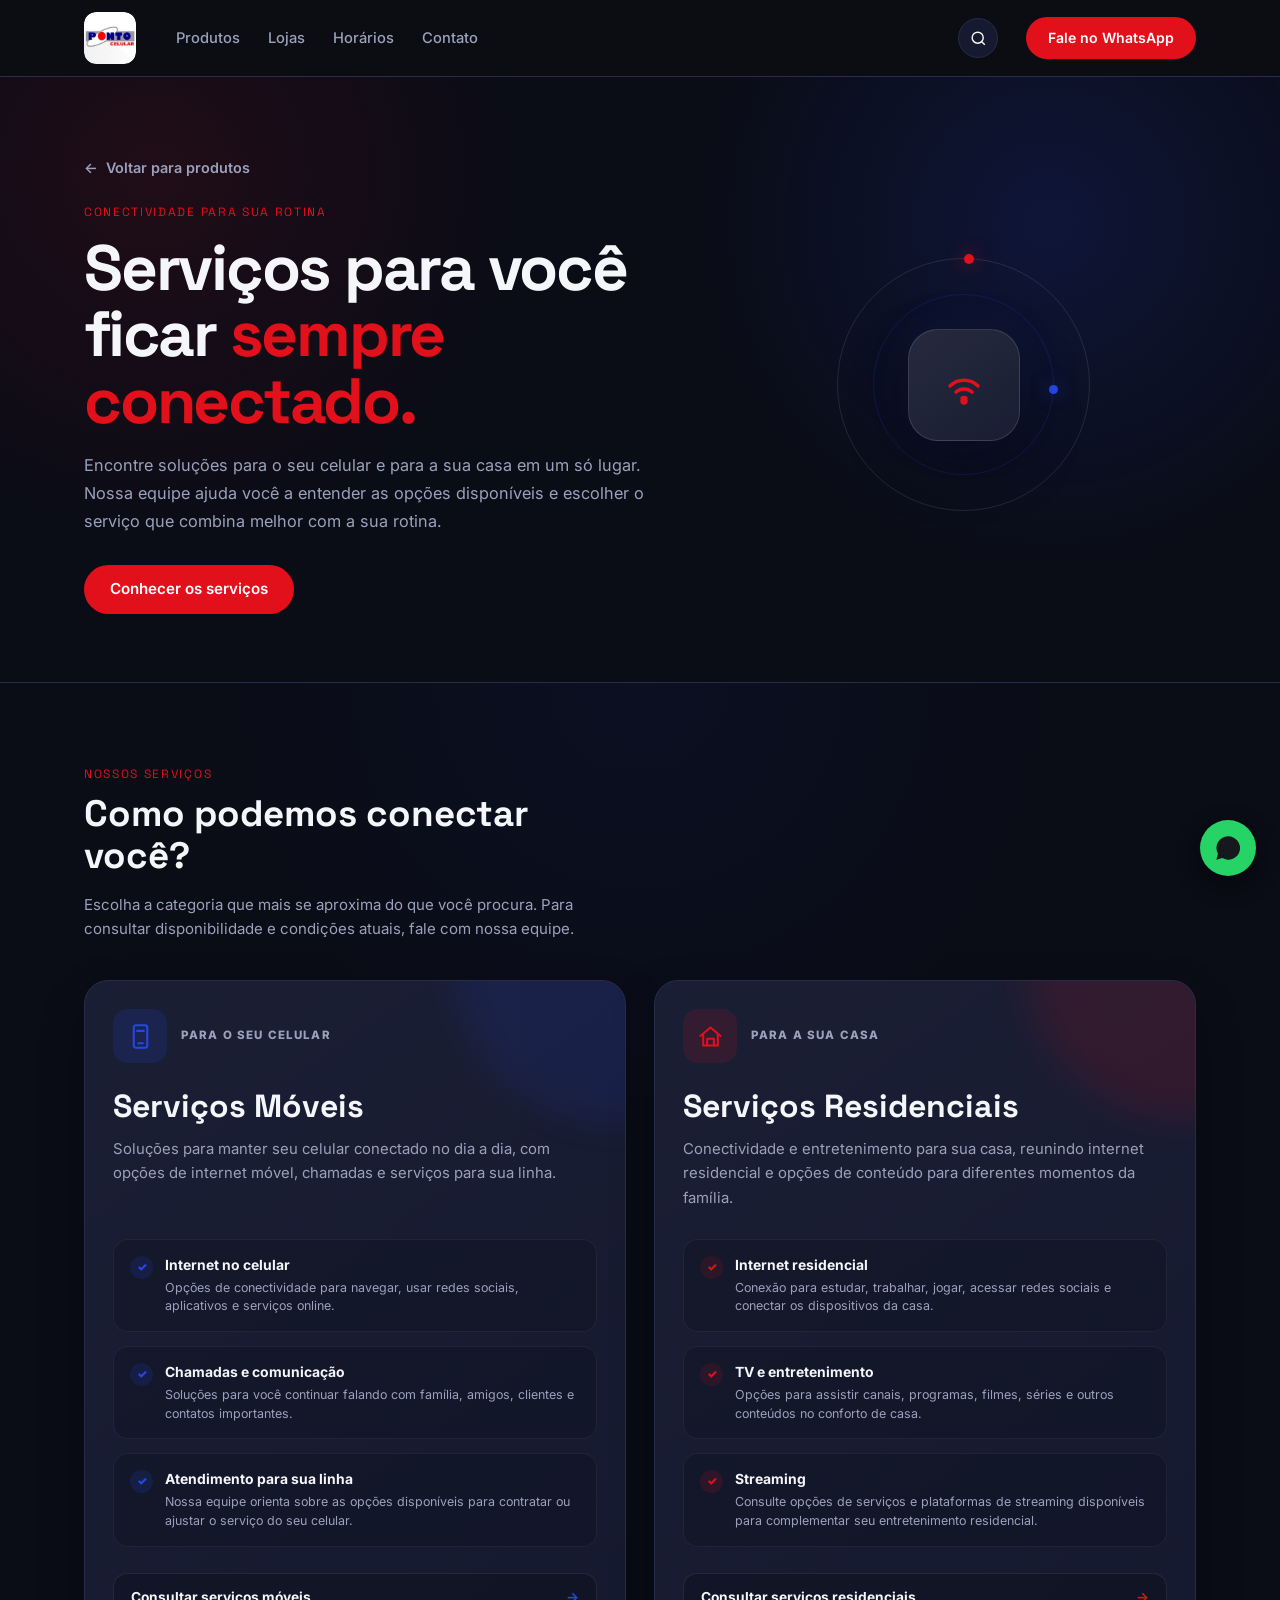
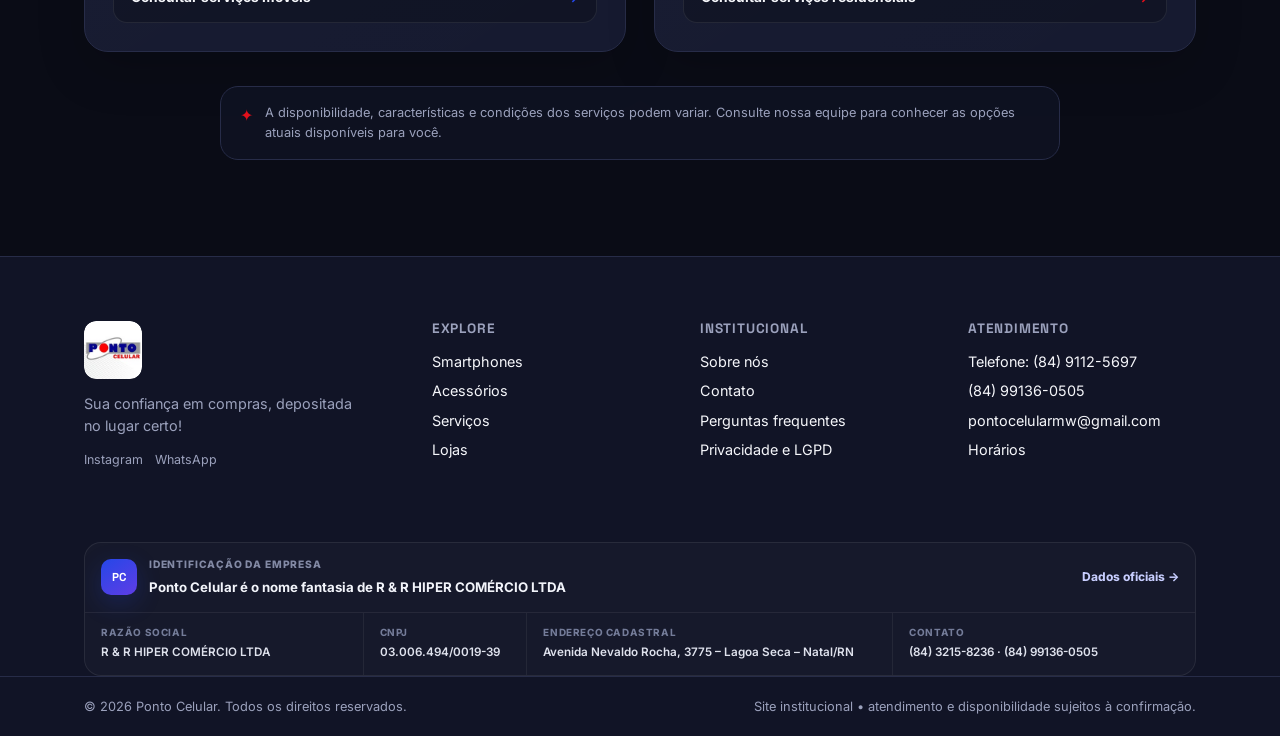
<file: servicos.html>
<!DOCTYPE html>

<html lang="pt-BR">
<head><meta charset="utf-8"/><meta content="width=device-width, initial-scale=1.0" name="viewport"/><meta content="Conheça soluções móveis e residenciais disponíveis com atendimento Ponto Celular." name="description"/><meta content="index, follow" name="robots"/><meta content="Serviços | Ponto Celular" property="og:title"/><meta content="Conheça soluções móveis e residenciais disponíveis com atendimento Ponto Celular." property="og:description"/><meta content="website" property="og:type"/><meta content="pt_BR" property="og:locale"/><meta content="summary_large_image" name="twitter:card"/><title>Serviços | Ponto Celular</title><link href="https://fonts.googleapis.com" rel="preconnect"/><link crossorigin="" href="https://fonts.gstatic.com" rel="preconnect"/><link href="https://fonts.googleapis.com/css2?family=Space+Grotesk:wght@500;600;700&amp;family=Inter:wght@400;500;600;700&amp;display=swap" rel="stylesheet"/><link href="style.css?v=20260904-meta-3" rel="stylesheet"/><script type="application/ld+json">{"@context": "https://schema.org", "@type": "Organization", "name": "Ponto Celular", "email": "pontocelularmw@gmail.com", "telephone": "+55 84 99136-0505", "sameAs": ["https://www.instagram.com/ponto_lojasclaro/"], "location": [{"@type": "Place", "name": "Loja Claro Midway - Piso L1", "hasMap": "https://maps.app.goo.gl/dzBti8DR79H8BsKs5"}, {"@type": "Place", "name": "Loja Claro Midway - Piso L2", "hasMap": "https://maps.app.goo.gl/dzBti8DR79H8BsKs5"}, {"@type": "Place", "name": "Loja Claro Midway - Piso L3", "hasMap": "https://maps.app.goo.gl/dzBti8DR79H8BsKs5"}, {"@type": "Place", "name": "Loja Ponto Celular Midway (Acessórios) - Piso L3", "hasMap": "https://maps.app.goo.gl/dzBti8DR79H8BsKs5"}, {"@type": "Place", "name": "Loja Parnamirim", "hasMap": "https://maps.app.goo.gl/SnGSqGwxsToAKvxD9"}, {"@type": "Place", "name": "Loja Alecrim", "hasMap": "https://maps.app.goo.gl/s1C1ZJuaft71H8m66"}, {"@type": "Place", "name": "Loja Mossoró Boulevard", "hasMap": "https://maps.app.goo.gl/nuZmmjfgJZY6B1TA8"}, {"@type": "Place", "name": "Loja Campina Grande Partage", "hasMap": "https://maps.app.goo.gl/MJYdLDSepykjKDeR9"}, {"@type": "Place", "name": "Loja Campina Grande Centro", "hasMap": "https://maps.app.goo.gl/9ASvcHY2zcrZMce47"}]}</script><meta content="dark" name="color-scheme"/><meta content="/imagens/logo-ponto-celular.jpg" property="og:image"/><meta content="Logo Ponto Celular" property="og:image:alt"/><meta content="Serviços | Ponto Celular" name="twitter:title"/><meta content="Conheça soluções móveis e residenciais disponíveis com atendimento Ponto Celular." name="twitter:description"/><meta content="/imagens/logo-ponto-celular.jpg" name="twitter:image"/>


<!-- FAVICONS PONTO CELULAR — desktop, Android, Safari e iOS -->
<link rel="icon" href="/favicon.ico?v=20260901-favicon-real-1" sizes="any">
<link rel="icon" type="image/png" sizes="16x16" href="/imagens/favicon-16x16.png?v=20260901-favicon-real-1">
<link rel="icon" type="image/png" sizes="32x32" href="/imagens/favicon-32x32.png?v=20260901-favicon-real-1">
<link rel="icon" type="image/png" sizes="48x48" href="/imagens/favicon-48x48.png?v=20260901-favicon-real-1">
<link rel="shortcut icon" href="/favicon.ico?v=20260901-favicon-real-1">
<link rel="apple-touch-icon" sizes="180x180" href="/apple-touch-icon.png?v=20260901-favicon-real-1">
<link rel="manifest" href="/site.webmanifest?v=20260901-favicon-real-1">
<meta name="theme-color" content="#060390">
<meta name="application-name" content="Ponto Celular">
<meta name="apple-mobile-web-app-title" content="Ponto Celular">

<script type="application/ld+json">
{
  "@context": "https://schema.org",
  "@type": "Organization",
  "@id": "https://pontocelularmw-art.github.io/#organization",
  "name": "R & R HIPER COMÉRCIO LTDA",
  "legalName": "R & R HIPER COMÉRCIO LTDA",
  "alternateName": "Ponto Celular",
  "url": "https://pontocelularmw-art.github.io/",
  "email": "mailto:pontocelularmw@gmail.com",
  "telephone": "+55 84 3215-8236",
  "taxID": "03.006.494/0001-00",
  "address": {
    "@type": "PostalAddress",
    "streetAddress": "Rua Leonel Leite, 1377 , Loja B113 – Alecrim – Natal/RN",
    "addressLocality": "Natal",
    "addressRegion": "RN",
    "addressCountry": "BR"
  },
  "contactPoint": [
    {
      "@type": "ContactPoint",
      "telephone": "+55 84 9112-5697",
      "contactType": "customer service",
      "areaServed": "BR",
      "availableLanguage": "Portuguese"
    },
    {
      "@type": "ContactPoint",
      "telephone": "+55 84 99136-0505",
      "contactType": "customer service",
      "areaServed": "BR",
      "availableLanguage": "Portuguese"
    }
  ],
  "sameAs": [
    "https://www.instagram.com/ponto_lojasclaro/"
  ]
}
</script>
</head>
<body class="services-page" data-page="servicos"><a class="skip-link" href="#conteudo">Pular para o conteúdo</a>
<!-- ===================== HEADER ===================== -->
<header class="header" id="topo">
<div class="container header__inner">
<a aria-label="Ponto Celular - Início" class="logo" href="index.html">
<span class="logo__badge">
<img alt="Ponto Celular" src="/imagens/logo-ponto-celular.jpg"/>
</span>
</a>
<nav class="nav" id="nav">
<a href="index.html#produtos">Produtos</a>
<a href="index.html#lojas">Lojas</a>
<a href="index.html#horarios">Horários</a>
<a href="index.html#contato">Contato</a>
</nav>
<a class="btn btn--accent header__cta" data-track="whatsapp" data-track-label="serviços" href="https://wa.me/5584991360505?text=Ol%C3%A1%21%20Acessei%20a%20p%C3%A1gina%20de%20servi%C3%A7os%20no%20site%20da%20Ponto%20Celular%20e%20gostaria%20de%20atendimento." rel="noopener" target="_blank">
        Fale no WhatsApp
      </a>
<button aria-label="Pesquisar no site" class="site-search-toggle" data-site-search="" type="button">⌕</button><button aria-expanded="false" aria-label="Abrir menu" class="nav-toggle" id="navToggle" type="button">
<span></span>
<span></span>
<span></span>
</button>
</div>
</header>
<main id="conteudo">
<!-- ===================== HERO ===================== -->
<section class="services-hero">
<div class="container services-hero__inner">
<div class="services-hero__content">
<a class="back-link" href="index.html#produtos">
<span aria-hidden="true">←</span>
            Voltar para produtos
          </a>
<p class="eyebrow">Conectividade para sua rotina</p>
<h1>
            Serviços para você ficar <span>sempre conectado.</span>
</h1>
<p class="services-hero__lead">
            Encontre soluções para o seu celular e para a sua casa
            em um só lugar. Nossa equipe ajuda você a entender as
            opções disponíveis e escolher o serviço que combina
            melhor com a sua rotina.
          </p>
<a class="btn btn--accent" href="#categorias-servicos">
            Conhecer os serviços
          </a>
</div>
<div aria-hidden="true" class="services-hero__visual">
<div class="services-orbit">
<div class="services-orbit__ring services-orbit__ring--1"></div>
<div class="services-orbit__ring services-orbit__ring--2"></div>
<div class="services-orbit__center">
<svg viewbox="0 0 24 24">
<path d="M5 12.5a10 10 0 0 1 14 0"></path>
<path d="M8 15.5a6 6 0 0 1 8 0"></path>
<path d="M11 18.5a2 2 0 0 1 2 0"></path>
<circle cx="12" cy="20" r="1"></circle>
</svg>
</div>
</div>
</div>
</div>
</section>
<!-- ===================== CATEGORIAS ===================== -->
<section class="services-section" id="categorias-servicos">
<div class="container">
<div class="services-heading">
<p class="eyebrow">Nossos serviços</p>
<h2 class="section__title">
            Como podemos conectar você?
          </h2>
<p class="services-heading__lead">
            Escolha a categoria que mais se aproxima do que você procura.
            Para consultar disponibilidade e condições atuais, fale com
            nossa equipe.
          </p>
</div>
<div class="services-grid">
<!-- ===================== SERVIÇOS MÓVEIS ===================== -->
<article class="service-category-card service-category-card--mobile">
<div class="service-category-card__top">
<div aria-hidden="true" class="service-category-card__icon">
<svg viewbox="0 0 24 24">
<rect height="20" rx="2" width="12" x="6" y="2"></rect>
<path d="M10 18h4"></path>
<path d="M9 7h6"></path>
</svg>
</div>
<span class="service-category-card__eyebrow">
                Para o seu celular
              </span>
</div>
<div class="service-category-card__content">
<h2>Serviços Móveis</h2>
<p>
                Soluções para manter seu celular conectado no dia a dia,
                com opções de internet móvel, chamadas e serviços para
                sua linha.
              </p>
<div class="service-category-card__features">
<div class="service-feature">
<span aria-hidden="true" class="service-feature__icon">✓</span>
<div>
<strong>Internet no celular</strong>
<p>
                      Opções de conectividade para navegar, usar redes
                      sociais, aplicativos e serviços online.
                    </p>
</div>
</div>
<div class="service-feature">
<span aria-hidden="true" class="service-feature__icon">✓</span>
<div>
<strong>Chamadas e comunicação</strong>
<p>
                      Soluções para você continuar falando com família,
                      amigos, clientes e contatos importantes.
                    </p>
</div>
</div>
<div class="service-feature">
<span aria-hidden="true" class="service-feature__icon">✓</span>
<div>
<strong>Atendimento para sua linha</strong>
<p>
                      Nossa equipe orienta sobre as opções disponíveis
                      para contratar ou ajustar o serviço do seu celular.
                    </p>
</div>
</div>
</div>
</div>
<div class="service-category-card__footer">
<a class="service-category-card__cta" data-track="whatsapp" data-track-label="serviços" href="https://wa.me/5584991360505?text=Ol%C3%A1%21%20Acessei%20a%20p%C3%A1gina%20de%20servi%C3%A7os%20no%20site%20da%20Ponto%20Celular%20e%20gostaria%20de%20atendimento." rel="noopener" target="_blank">
                Consultar serviços móveis
                <span aria-hidden="true">→</span>
</a>
</div>
</article>
<!-- ===================== SERVIÇOS RESIDENCIAIS ===================== -->
<article class="service-category-card service-category-card--home">
<div class="service-category-card__top">
<div aria-hidden="true" class="service-category-card__icon">
<svg viewbox="0 0 24 24">
<path d="M3 11.5 12 4l9 7.5"></path>
<path d="M5.5 10v10h13V10"></path>
<path d="M9 20v-6h6v6"></path>
</svg>
</div>
<span class="service-category-card__eyebrow">
                Para a sua casa
              </span>
</div>
<div class="service-category-card__content">
<h2>Serviços Residenciais</h2>
<p>
                Conectividade e entretenimento para sua casa, reunindo
                internet residencial e opções de conteúdo para diferentes
                momentos da família.
              </p>
<div class="service-category-card__features">
<div class="service-feature">
<span aria-hidden="true" class="service-feature__icon">✓</span>
<div>
<strong>Internet residencial</strong>
<p>
                      Conexão para estudar, trabalhar, jogar, acessar
                      redes sociais e conectar os dispositivos da casa.
                    </p>
</div>
</div>
<div class="service-feature">
<span aria-hidden="true" class="service-feature__icon">✓</span>
<div>
<strong>TV e entretenimento</strong>
<p>
                      Opções para assistir canais, programas, filmes,
                      séries e outros conteúdos no conforto de casa.
                    </p>
</div>
</div>
<div class="service-feature">
<span aria-hidden="true" class="service-feature__icon">✓</span>
<div>
<strong>Streaming</strong>
<p>
                      Consulte opções de serviços e plataformas de
                      streaming disponíveis para complementar seu
                      entretenimento residencial.
                    </p>
</div>
</div>
</div>
</div>
<div class="service-category-card__footer">
<a class="service-category-card__cta" data-track="whatsapp" data-track-label="serviços" href="https://wa.me/5584991360505?text=Ol%C3%A1%21%20Acessei%20a%20p%C3%A1gina%20de%20servi%C3%A7os%20no%20site%20da%20Ponto%20Celular%20e%20gostaria%20de%20atendimento." rel="noopener" target="_blank">
                Consultar serviços residenciais
                <span aria-hidden="true">→</span>
</a>
</div>
</article>
</div>
<div class="services-disclaimer">
<span aria-hidden="true">✦</span>
<p>
            A disponibilidade, características e condições dos serviços
            podem variar. Consulte nossa equipe para conhecer as opções
            atuais disponíveis para você.
          </p>
</div>
</div>
</section>
</main>
<!-- ===================== RODAPÉ ===================== -->
<footer class="footer" id="contato"><div class="container footer__inner footer__inner--premium">
<div class="footer__brand"><a class="logo logo--footer" href="index.html"><span class="logo__badge"><img alt="Ponto Celular" src="/imagens/logo-ponto-celular.jpg"/></span></a><p>Sua confiança em compras, depositada no lugar certo!</p><div class="footer__social"><a href="https://www.instagram.com/ponto_lojasclaro/" rel="noopener noreferrer" target="_blank">Instagram</a><a href="https://wa.me/5584991360505" rel="noopener" target="_blank">WhatsApp</a></div></div>
<div class="footer__col"><h4>Explore</h4><p><a href="smartphones.html">Smartphones</a></p><p><a href="acessorios.html">Acessórios</a></p><p><a href="servicos.html">Serviços</a></p><p><a href="index.html#lojas">Lojas</a></p></div>
<div class="footer__col"><h4>Institucional</h4><p><a href="sobre.html">Sobre nós</a></p><p><a href="contato.html">Contato</a></p><p><a href="faq.html">Perguntas frequentes</a></p><p><a href="privacidade.html">Privacidade e LGPD</a></p></div>
<div class="footer__col"><h4>Atendimento</h4><p>Telefone: <a href="tel:+558491125697">(84) 9112-5697</a></p><p>(84) 99136-0505</p><p>pontocelularmw@gmail.com</p><p><a href="index.html#horarios">Horários</a></p><button class="footer-install" data-install-app="" hidden="" type="button">Instalar site no celular</button></div>
</div><div class="container"><div class="footer-company">
  <div class="footer-company__head">
    <span class="footer-company__icon" aria-hidden="true">PC</span>
    <div>
      <span class="footer-company__eyebrow">Identificação da empresa</span>
      <strong>Ponto Celular é o nome fantasia de R & R HIPER COMÉRCIO LTDA</strong>
    </div>
    <a href="dados-empresa.html">Dados oficiais <span aria-hidden="true">→</span></a>
  </div>

  <div class="footer-company__grid">
    <div>
      <span>Razão social</span>
      <strong>R & R HIPER COMÉRCIO LTDA</strong>
    </div>
    <div>
      <span>CNPJ</span>
      <strong>03.006.494/0019-39</strong>
    </div>
    <div>
      <span>Endereço cadastral</span>
      <strong>Avenida Nevaldo Rocha, 3775 – Lagoa Seca – Natal/RN</strong>
    </div>
    <div>
      <span>Contato</span>
      <strong><a href="tel:+558432158236">(84) 3215-8236</a> · <a href="https://wa.me/5584991360505" target="_blank" rel="noopener">(84) 99136-0505</a></strong>
    </div>
  </div>
</div></div><div class="footer__bottom"><div class="container footer__bottom-inner"><p>© <span id="ano"></span> Ponto Celular. Todos os direitos reservados.</p><p>Site institucional • atendimento e disponibilidade sujeitos à confirmação.</p></div></div></footer>
<!-- ===================== WHATSAPP FLUTUANTE ===================== -->
<a aria-label="Falar no WhatsApp" class="whatsapp-float" data-track="whatsapp" data-track-label="serviços" href="https://wa.me/5584991360505?text=Ol%C3%A1%21%20Acessei%20a%20p%C3%A1gina%20de%20servi%C3%A7os%20no%20site%20da%20Ponto%20Celular%20e%20gostaria%20de%20atendimento." rel="noopener" target="_blank">
<svg viewbox="0 0 24 24">
<path d="M12 2a10 10 0 0 0-8.6 15L2 22l5.2-1.4A10 10 0 1 0 12 2z"></path>
<path d="M8.5 8.5c0-.3.3-.5.6-.5h1c.3 0 .5.1.6.4l.6 1.6c.1.2 0 .5-.1.6l-.6.7c.4.9 1.1 1.6 2 2l.7-.6c.2-.1.4-.2.6-.1l1.6.6c.3.1.4.3.4.6v1c0 .3-.2.6-.5.6-3.3.3-6.6-3-6.9-6.9z"></path>
</svg>
</a>
<!-- ===================== JAVASCRIPT ===================== -->
<script defer="" src="script.js?v=20260901-2"></script></body>
</html>
</file>
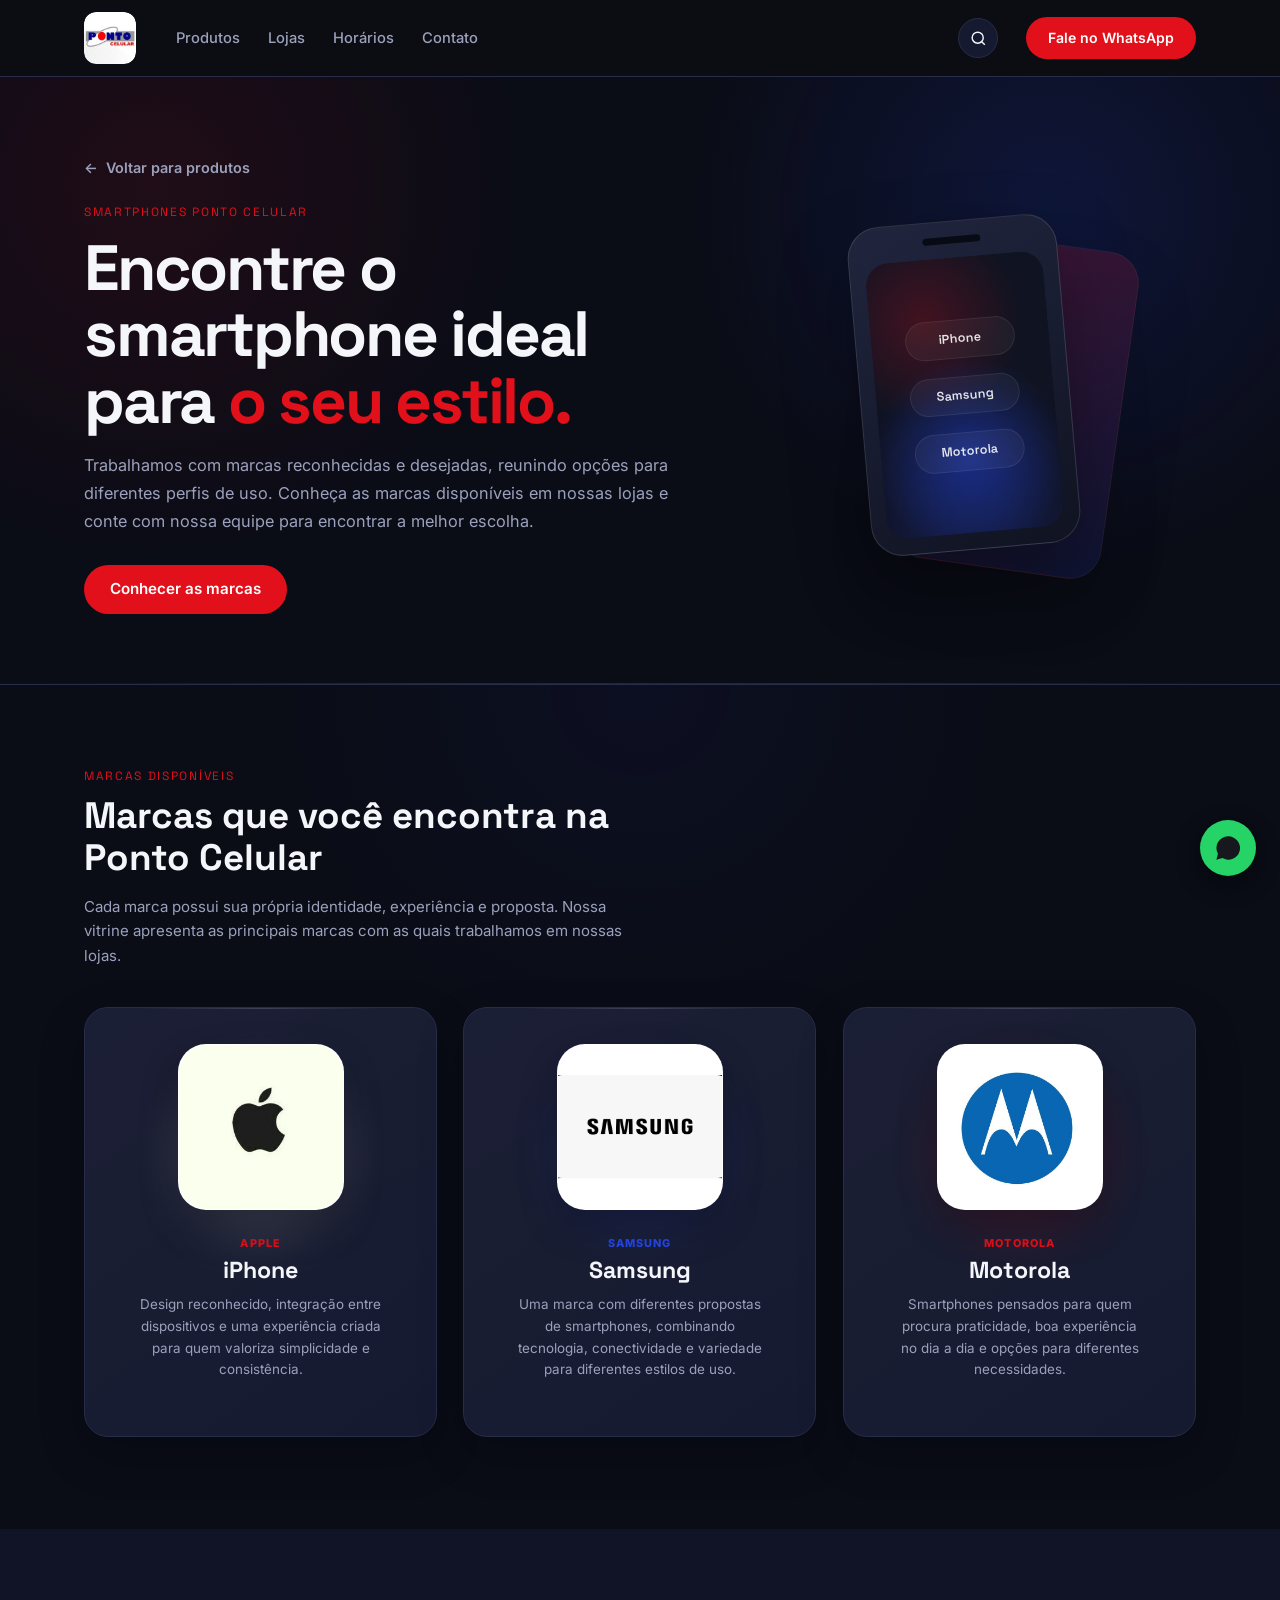
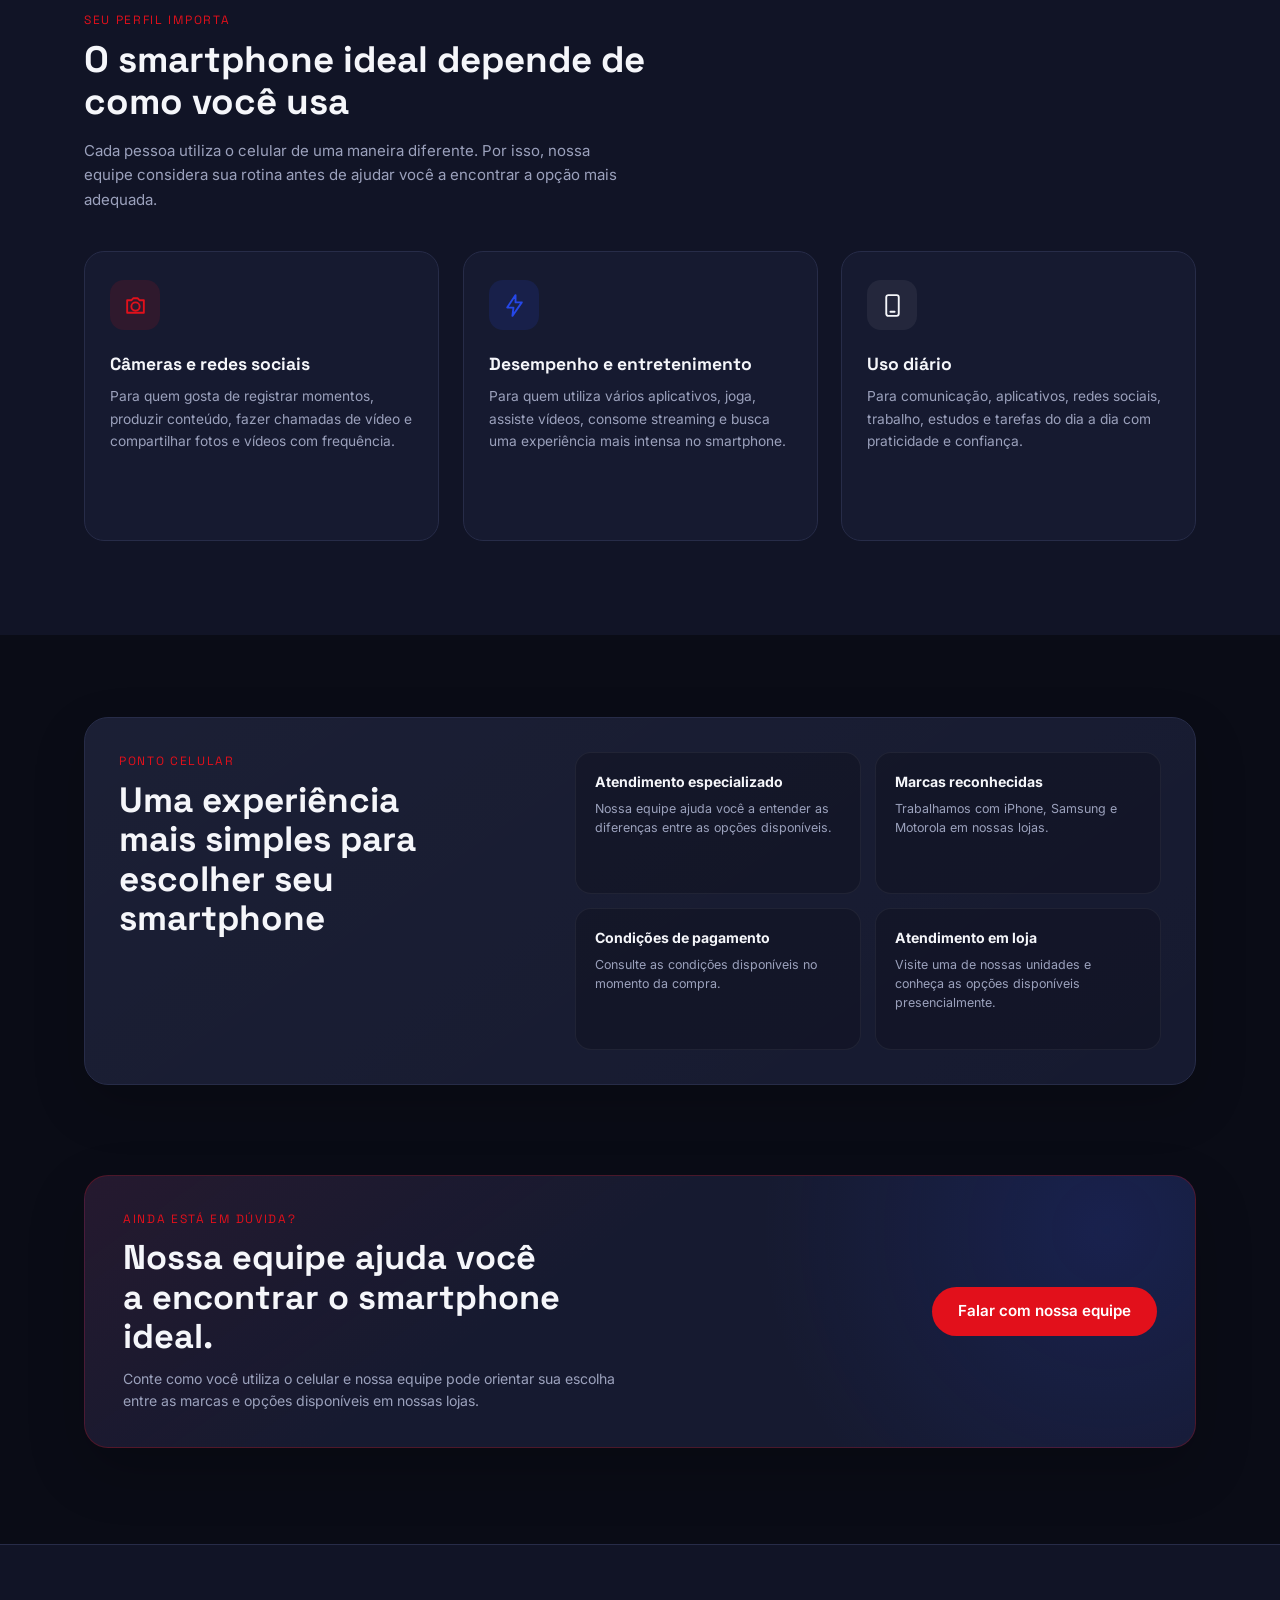
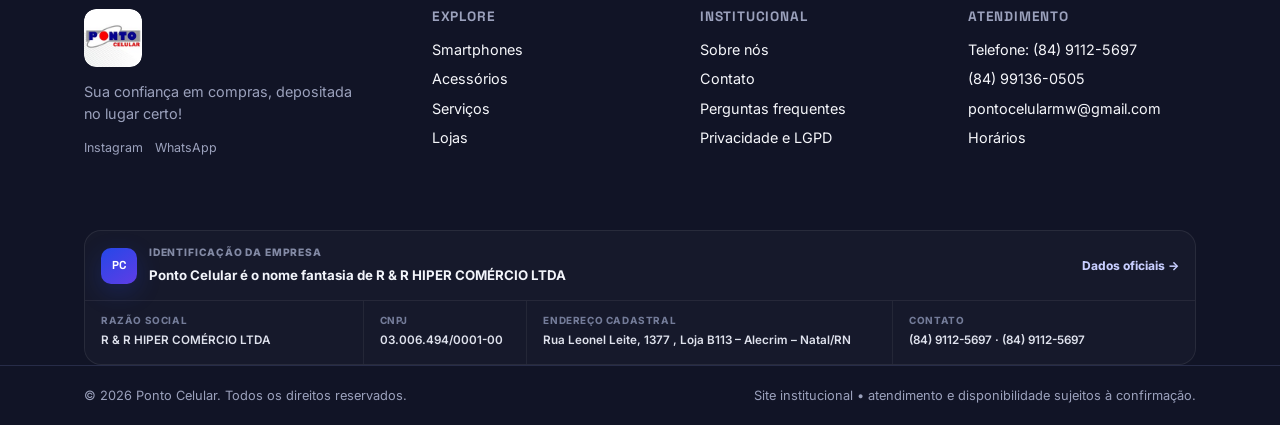
<file: smartphones.html>
<!DOCTYPE html>

<html lang="pt-BR">
<head><meta charset="utf-8"/><meta content="width=device-width, initial-scale=1.0" name="viewport"/><meta content="Conheça as marcas de smartphones disponíveis nas lojas Ponto Celular." name="description"/><meta content="index, follow" name="robots"/><meta content="Smartphones | Ponto Celular" property="og:title"/><meta content="Conheça as marcas de smartphones disponíveis nas lojas Ponto Celular." property="og:description"/><meta content="website" property="og:type"/><meta content="pt_BR" property="og:locale"/><meta content="summary_large_image" name="twitter:card"/><title>Smartphones | Ponto Celular</title><link href="https://fonts.googleapis.com" rel="preconnect"/><link crossorigin="" href="https://fonts.gstatic.com" rel="preconnect"/><link href="https://fonts.googleapis.com/css2?family=Space+Grotesk:wght@500;600;700&amp;family=Inter:wght@400;500;600;700&amp;display=swap" rel="stylesheet"/><link href="style.css?v=20260904-meta-3" rel="stylesheet"/><script type="application/ld+json">{"@context": "https://schema.org", "@type": "Organization", "name": "Ponto Celular", "email": "pontocelularmw@gmail.com", "telephone": "+55 84 99136-0505", "sameAs": ["https://www.instagram.com/ponto_lojasclaro/"], "location": [{"@type": "Place", "name": "Loja Claro Midway - Piso L1", "hasMap": "https://maps.app.goo.gl/dzBti8DR79H8BsKs5"}, {"@type": "Place", "name": "Loja Claro Midway - Piso L2", "hasMap": "https://maps.app.goo.gl/dzBti8DR79H8BsKs5"}, {"@type": "Place", "name": "Loja Claro Midway - Piso L3", "hasMap": "https://maps.app.goo.gl/dzBti8DR79H8BsKs5"}, {"@type": "Place", "name": "Loja Ponto Celular Midway (Acessórios) - Piso L3", "hasMap": "https://maps.app.goo.gl/dzBti8DR79H8BsKs5"}, {"@type": "Place", "name": "Loja Parnamirim", "hasMap": "https://maps.app.goo.gl/SnGSqGwxsToAKvxD9"}, {"@type": "Place", "name": "Loja Alecrim", "hasMap": "https://maps.app.goo.gl/s1C1ZJuaft71H8m66"}, {"@type": "Place", "name": "Loja Mossoró Boulevard", "hasMap": "https://maps.app.goo.gl/nuZmmjfgJZY6B1TA8"}, {"@type": "Place", "name": "Loja Campina Grande Partage", "hasMap": "https://maps.app.goo.gl/MJYdLDSepykjKDeR9"}, {"@type": "Place", "name": "Loja Campina Grande Centro", "hasMap": "https://maps.app.goo.gl/9ASvcHY2zcrZMce47"}]}</script><meta content="dark" name="color-scheme"/><meta content="/imagens/logo-ponto-celular.jpg" property="og:image"/><meta content="Logo Ponto Celular" property="og:image:alt"/><meta content="Smartphones | Ponto Celular" name="twitter:title"/><meta content="Conheça as marcas de smartphones disponíveis nas lojas Ponto Celular." name="twitter:description"/><meta content="/imagens/logo-ponto-celular.jpg" name="twitter:image"/>


<!-- FAVICONS PONTO CELULAR — desktop, Android, Safari e iOS -->
<link rel="icon" href="/favicon.ico?v=20260901-favicon-real-1" sizes="any">
<link rel="icon" type="image/png" sizes="16x16" href="/imagens/favicon-16x16.png?v=20260901-favicon-real-1">
<link rel="icon" type="image/png" sizes="32x32" href="/imagens/favicon-32x32.png?v=20260901-favicon-real-1">
<link rel="icon" type="image/png" sizes="48x48" href="/imagens/favicon-48x48.png?v=20260901-favicon-real-1">
<link rel="shortcut icon" href="/favicon.ico?v=20260901-favicon-real-1">
<link rel="apple-touch-icon" sizes="180x180" href="/apple-touch-icon.png?v=20260901-favicon-real-1">
<link rel="manifest" href="/site.webmanifest?v=20260901-favicon-real-1">
<meta name="theme-color" content="#060390">
<meta name="application-name" content="Ponto Celular">
<meta name="apple-mobile-web-app-title" content="Ponto Celular">

<script type="application/ld+json">
{
  "@context": "https://schema.org",
  "@type": "Organization",
  "@id": "https://pontocelularmw-art.github.io/#organization",
  "name": "R & R HIPER COMÉRCIO LTDA",
  "legalName": "R & R HIPER COMÉRCIO LTDA",
  "alternateName": "Ponto Celular",
  "url": "https://pontocelularmw-art.github.io/",
  "email": "mailto:pontocelularmw@gmail.com",
  "telephone": "+55 84 3215-8236",
  "taxID": "03.006.494/0001-00",
  "address": {
    "@type": "PostalAddress",
    "streetAddress": "Rua Leonel Leite, 1377 , Loja B113 – Alecrim – Natal/RN",
    "addressLocality": "Natal",
    "addressRegion": "RN",
    "addressCountry": "BR"
  },
  "contactPoint": [
    {
      "@type": "ContactPoint",
      "telephone": "+55 84 5112-5697",
      "contactType": "customer service",
      "areaServed": "BR",
      "availableLanguage": "Portuguese"
    },
    {
      "@type": "ContactPoint",
      "telephone": "+55 84 99136-0505",
      "contactType": "customer service",
      "areaServed": "BR",
      "availableLanguage": "Portuguese"
    }
  ],
  "sameAs": [
    "https://www.instagram.com/ponto_lojasclaro/"
  ]
}
</script>
</head>
<body class="smartphones-page" data-page="smartphones"><a class="skip-link" href="#conteudo">Pular para o conteúdo</a>
<!-- =====================================================
       HEADER
  ====================================================== -->
<header class="header" id="topo">
<div class="container header__inner">
<!-- LOGO -->
<a aria-label="Ponto Celular - Início" class="logo" href="index.html">
<span class="logo__badge">
<img alt="Ponto Celular" src="/imagens/logo-ponto-celular.jpg"/>
</span>
</a>
<!-- MENU -->
<nav class="nav" id="nav">
<a href="index.html#produtos">
          Produtos
        </a>
<a href="index.html#lojas">
          Lojas
        </a>
<a href="index.html#horarios">
          Horários
        </a>
<a href="index.html#contato">
          Contato
        </a>
</nav>
<!-- WHATSAPP -->
<a class="btn btn--accent header__cta" data-track="whatsapp" data-track-label="smartphones" href="https://wa.me/5584991360505?text=Ol%C3%A1%21%20Acessei%20a%20p%C3%A1gina%20de%20smartphones%20no%20site%20da%20Ponto%20Celular%20e%20gostaria%20de%20atendimento." rel="noopener" target="_blank">
        Fale no WhatsApp
      </a>
<!-- MENU MOBILE -->
<button aria-label="Pesquisar no site" class="site-search-toggle" data-site-search="" type="button">⌕</button><button aria-expanded="false" aria-label="Abrir menu" class="nav-toggle" id="navToggle" type="button">
<span></span>
<span></span>
<span></span>
</button>
</div>
</header>
<!-- =====================================================
       CONTEÚDO PRINCIPAL
  ====================================================== -->
<main id="conteudo">
<!-- =====================================================
         HERO SMARTPHONES
    ====================================================== -->
<section class="smartphones-hero">
<div class="container smartphones-hero__inner">
<!-- CONTEÚDO -->
<div class="smartphones-hero__content">
<a class="back-link" href="index.html#produtos">
<span aria-hidden="true">
              ←
            </span>

            Voltar para produtos

          </a>
<p class="eyebrow">
            Smartphones Ponto Celular
          </p>
<h1>

            Encontre o smartphone ideal para

            <span>
              o seu estilo.
            </span>
</h1>
<p class="smartphones-hero__lead">

            Trabalhamos com marcas reconhecidas e desejadas,
            reunindo opções para diferentes perfis de uso.
            Conheça as marcas disponíveis em nossas lojas e
            conte com nossa equipe para encontrar a melhor escolha.

          </p>
<a class="btn btn--accent" href="#marcas-smartphones">
            Conhecer as marcas
          </a>
</div>
<!-- VISUAL -->
<div aria-hidden="true" class="smartphones-hero__visual">
<div class="smartphones-device">
<div class="smartphones-device__camera"></div>
<div class="smartphones-device__screen">
<div class="smartphones-device__glow"></div>
<span>
                iPhone
              </span>
<span>
                Samsung
              </span>
<span>
                Motorola
              </span>
</div>
</div>
<div class="smartphones-device smartphones-device--back"></div>
</div>
</div>
</section>
<!-- =====================================================
         MARCAS
    ====================================================== -->
<section class="smartphone-brands-section" id="marcas-smartphones">
<div class="container">
<!-- TÍTULO -->
<div class="smartphone-section-heading">
<p class="eyebrow">
            Marcas disponíveis
          </p>
<h2 class="section__title">
            Marcas que você encontra na Ponto Celular
          </h2>
<p class="smartphone-section-heading__lead">

            Cada marca possui sua própria identidade, experiência
            e proposta. Nossa vitrine apresenta as principais marcas
            com as quais trabalhamos em nossas lojas.

          </p>
</div>
<!-- GRID DAS MARCAS -->
<div class="smartphone-brands-grid">
<!-- =============================================
               IPHONE
          ============================================== -->
<article class="smartphone-brand-card smartphone-brand-card--apple">
<div aria-hidden="true" class="smartphone-brand-card__glow"></div>
<div class="smartphone-brand-card__logo">
<img alt="Logo iPhone" loading="lazy" src="/imagens/logo-iphone.jpg"/>
</div>
<div class="smartphone-brand-card__content">
<span class="smartphone-brand-card__eyebrow">
                Apple
              </span>
<h3>
                iPhone
              </h3>
<p>
                Design reconhecido, integração entre dispositivos
                e uma experiência criada para quem valoriza
                simplicidade e consistência.
              </p>
</div>
</article>
<!-- =============================================
               SAMSUNG
          ============================================== -->
<article class="smartphone-brand-card smartphone-brand-card--samsung">
<div aria-hidden="true" class="smartphone-brand-card__glow"></div>
<div class="smartphone-brand-card__logo">
<img alt="Logo Samsung" loading="lazy" src="/imagens/logo-samsung.jpg"/>
</div>
<div class="smartphone-brand-card__content">
<span class="smartphone-brand-card__eyebrow">
                Samsung
              </span>
<h3>
                Samsung
              </h3>
<p>
                Uma marca com diferentes propostas de smartphones,
                combinando tecnologia, conectividade e variedade
                para diferentes estilos de uso.
              </p>
</div>
</article>
<!-- =============================================
               MOTOROLA
          ============================================== -->
<article class="smartphone-brand-card smartphone-brand-card--motorola">
<div aria-hidden="true" class="smartphone-brand-card__glow"></div>
<div class="smartphone-brand-card__logo">
<img alt="Logo Motorola" loading="lazy" src="/imagens/logo-motorola.jpg"/>
</div>
<div class="smartphone-brand-card__content">
<span class="smartphone-brand-card__eyebrow">
                Motorola
              </span>
<h3>
                Motorola
              </h3>
<p>
                Smartphones pensados para quem procura praticidade,
                boa experiência no dia a dia e opções para diferentes
                necessidades.
              </p>
</div>
</article>
</div>
</div>
</section>
<!-- =====================================================
         PERFIL DE USO
    ====================================================== -->
<section class="smartphone-profile-section">
<div class="container">
<!-- TÍTULO -->
<div class="smartphone-section-heading">
<p class="eyebrow">
            Seu perfil importa
          </p>
<h2 class="section__title">
            O smartphone ideal depende de como você usa
          </h2>
<p class="smartphone-section-heading__lead">

            Cada pessoa utiliza o celular de uma maneira diferente.
            Por isso, nossa equipe considera sua rotina antes de
            ajudar você a encontrar a opção mais adequada.

          </p>
</div>
<!-- PERFIS -->
<div class="smartphone-profile-grid">
<!-- CÂMERAS -->
<article class="smartphone-profile-card">
<div aria-hidden="true" class="smartphone-profile-card__icon">
<svg viewbox="0 0 24 24">
<path d="M4 7h4l2-2h4l2 2h4v12H4z"></path>
<circle cx="12" cy="13" r="4"></circle>
</svg>
</div>
<h3>
              Câmeras e redes sociais
            </h3>
<p>

              Para quem gosta de registrar momentos, produzir
              conteúdo, fazer chamadas de vídeo e compartilhar
              fotos e vídeos com frequência.

            </p>
</article>
<!-- DESEMPENHO -->
<article class="smartphone-profile-card">
<div aria-hidden="true" class="smartphone-profile-card__icon">
<svg viewbox="0 0 24 24">
<path d="M13 2 5 14h6l-1 8 9-13h-6z"></path>
</svg>
</div>
<h3>
              Desempenho e entretenimento
            </h3>
<p>

              Para quem utiliza vários aplicativos, joga,
              assiste vídeos, consome streaming e busca
              uma experiência mais intensa no smartphone.

            </p>
</article>
<!-- USO DIÁRIO -->
<article class="smartphone-profile-card">
<div aria-hidden="true" class="smartphone-profile-card__icon">
<svg viewbox="0 0 24 24">
<rect height="20" rx="2" width="12" x="6" y="2"></rect>
<path d="M10 18h4"></path>
</svg>
</div>
<h3>
              Uso diário
            </h3>
<p>

              Para comunicação, aplicativos, redes sociais,
              trabalho, estudos e tarefas do dia a dia com
              praticidade e confiança.

            </p>
</article>
</div>
</div>
</section>
<!-- =====================================================
         BENEFÍCIOS
    ====================================================== -->
<section class="smartphone-benefits-section">
<div class="container">
<div class="smartphone-benefits">
<!-- TÍTULO -->
<div class="smartphone-benefits__heading">
<p class="eyebrow">
              Ponto Celular
            </p>
<h2>
              Uma experiência mais simples para escolher seu smartphone
            </h2>
</div>
<!-- ITENS -->
<div class="smartphone-benefits__grid">
<div class="smartphone-benefit">
<strong>
                Atendimento especializado
              </strong>
<p>
                Nossa equipe ajuda você a entender as diferenças
                entre as opções disponíveis.
              </p>
</div>
<div class="smartphone-benefit">
<strong>
                Marcas reconhecidas
              </strong>
<p>
                Trabalhamos com iPhone, Samsung e Motorola em
                nossas lojas.
              </p>
</div>
<div class="smartphone-benefit">
<strong>
                Condições de pagamento
              </strong>
<p>
                Consulte as condições disponíveis no momento
                da compra.
              </p>
</div>
<div class="smartphone-benefit">
<strong>
                Atendimento em loja
              </strong>
<p>
                Visite uma de nossas unidades e conheça as
                opções disponíveis presencialmente.
              </p>
</div>
</div>
</div>
</div>
</section>
<!-- =====================================================
         CTA FINAL
    ====================================================== -->
<section class="smartphone-cta-section">
<div class="container">
<div class="smartphone-cta">
<div class="smartphone-cta__content">
<p class="eyebrow">
              Ainda está em dúvida?
            </p>
<h2>
              Nossa equipe ajuda você a encontrar o smartphone ideal.
            </h2>
<p>

              Conte como você utiliza o celular e nossa equipe
              pode orientar sua escolha entre as marcas e opções
              disponíveis em nossas lojas.

            </p>
</div>
<a class="btn btn--accent" data-track="whatsapp" data-track-label="smartphones" href="https://wa.me/5584991360505?text=Ol%C3%A1%21%20Acessei%20a%20p%C3%A1gina%20de%20smartphones%20no%20site%20da%20Ponto%20Celular%20e%20gostaria%20de%20atendimento." rel="noopener" target="_blank">
            Falar com nossa equipe
          </a>
</div>
</div>
</section>
</main>
<!-- =====================================================
       FOOTER
  ====================================================== -->
<footer class="footer" id="contato"><div class="container footer__inner footer__inner--premium">
<div class="footer__brand"><a class="logo logo--footer" href="index.html"><span class="logo__badge"><img alt="Ponto Celular" src="/imagens/logo-ponto-celular.jpg"/></span></a><p>Sua confiança em compras, depositada no lugar certo!</p><div class="footer__social"><a href="https://www.instagram.com/ponto_lojasclaro/" rel="noopener noreferrer" target="_blank">Instagram</a><a href="https://wa.me/5584991360505" rel="noopener" target="_blank">WhatsApp</a></div></div>
<div class="footer__col"><h4>Explore</h4><p><a href="smartphones.html">Smartphones</a></p><p><a href="acessorios.html">Acessórios</a></p><p><a href="servicos.html">Serviços</a></p><p><a href="index.html#lojas">Lojas</a></p></div>
<div class="footer__col"><h4>Institucional</h4><p><a href="sobre.html">Sobre nós</a></p><p><a href="contato.html">Contato</a></p><p><a href="faq.html">Perguntas frequentes</a></p><p><a href="privacidade.html">Privacidade e LGPD</a></p></div>
<div class="footer__col"><h4>Atendimento</h4><p>Telefone: <a href="tel:+558491125697">(84) 9112-5697</a></p><p>(84) 99136-0505</p><p>pontocelularmw@gmail.com</p><p><a href="index.html#horarios">Horários</a></p><button class="footer-install" data-install-app="" hidden="" type="button">Instalar site no celular</button></div>
</div><div class="container"><div class="footer-company">
  <div class="footer-company__head">
    <span class="footer-company__icon" aria-hidden="true">PC</span>
    <div>
      <span class="footer-company__eyebrow">Identificação da empresa</span>
      <strong>Ponto Celular é o nome fantasia de R & R HIPER COMÉRCIO LTDA</strong>
    </div>
    <a href="dados-empresa.html">Dados oficiais <span aria-hidden="true">→</span></a>
  </div>

  <div class="footer-company__grid">
    <div>
      <span>Razão social</span>
      <strong>R & R HIPER COMÉRCIO LTDA</strong>
    </div>
    <div>
      <span>CNPJ</span>
      <strong>03.006.494/0001-00</strong>
    </div>
    <div>
      <span>Endereço cadastral</span>
      <strong>Rua Leonel Leite, 1377 , Loja B113 – Alecrim – Natal/RN</strong>
    </div>
    <div>
      <span>Contato</span>
      <strong><a href="tel:+558491125697">(84) 9112-5697</a> · <a href="https://wa.me/558491125697" target="_blank" rel="noopener">(84) 9112-5697</a></strong>
    </div>
  </div>
</div></div><div class="footer__bottom"><div class="container footer__bottom-inner"><p>© <span id="ano"></span> Ponto Celular. Todos os direitos reservados.</p><p>Site institucional • atendimento e disponibilidade sujeitos à confirmação.</p></div></div></footer>
<!-- =====================================================
       WHATSAPP FLUTUANTE
  ====================================================== -->
<a aria-label="Falar no WhatsApp" class="whatsapp-float" data-track="whatsapp" data-track-label="smartphones" href="https://wa.me/5584991360505?text=Ol%C3%A1%21%20Acessei%20a%20p%C3%A1gina%20de%20smartphones%20no%20site%20da%20Ponto%20Celular%20e%20gostaria%20de%20atendimento." rel="noopener" target="_blank">
<svg viewbox="0 0 24 24">
<path d="M12 2a10 10 0 0 0-8.6 15L2 22l5.2-1.4A10 10 0 1 0 12 2z"></path>
<path d="M8.5 8.5c0-.3.3-.5.6-.5h1c.3 0 .5.1.6.4l.6 1.6c.1.2 0 .5-.1.6l-.6.7c.4.9 1.1 1.6 2 2l.7-.6c.2-.1.4-.2.6-.1l1.6.6c.3.1.4.3.4.6v1c0 .3-.2.6-.5.6-3.3.3-6.6-3-6.9-6.9z"></path>
</svg>
</a>
<!-- =====================================================
       JAVASCRIPT
  ====================================================== -->
<script defer="" src="script.js?v=20260901-2"></script></body>
</html>
</file>
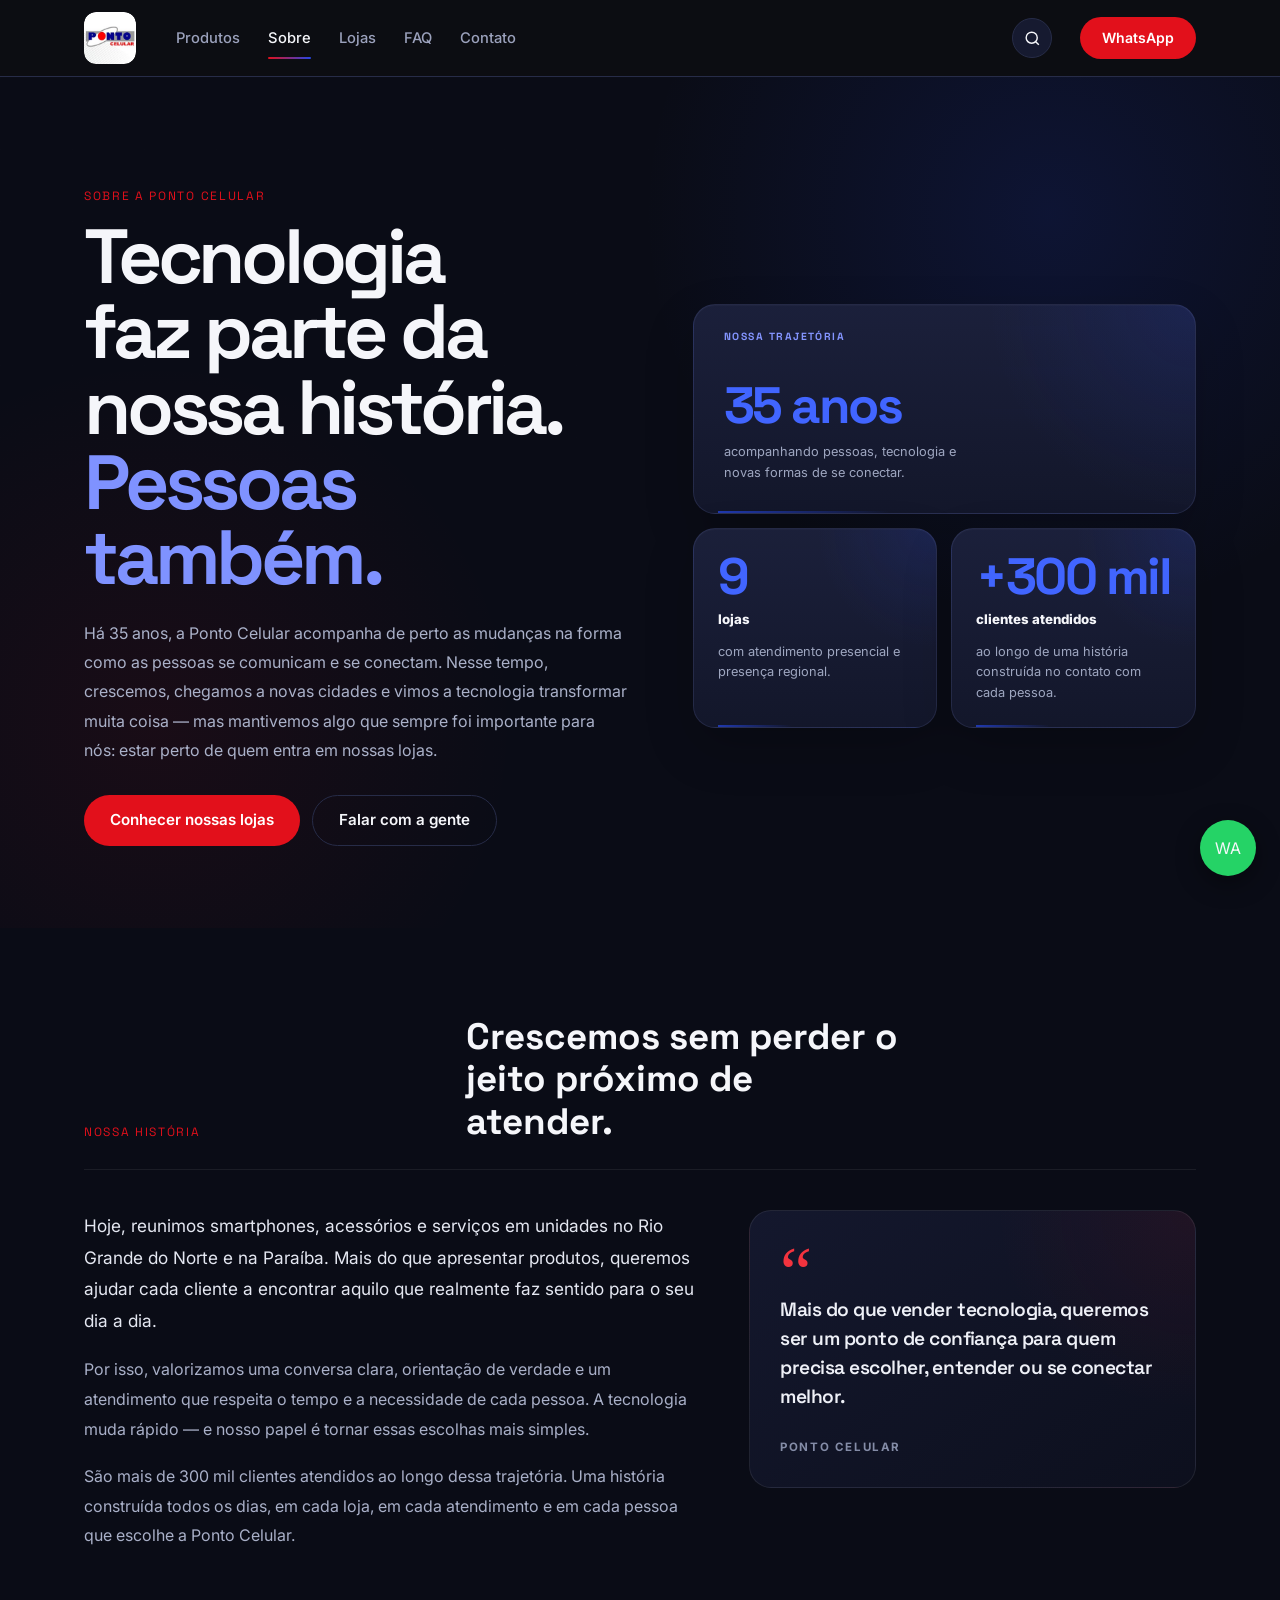
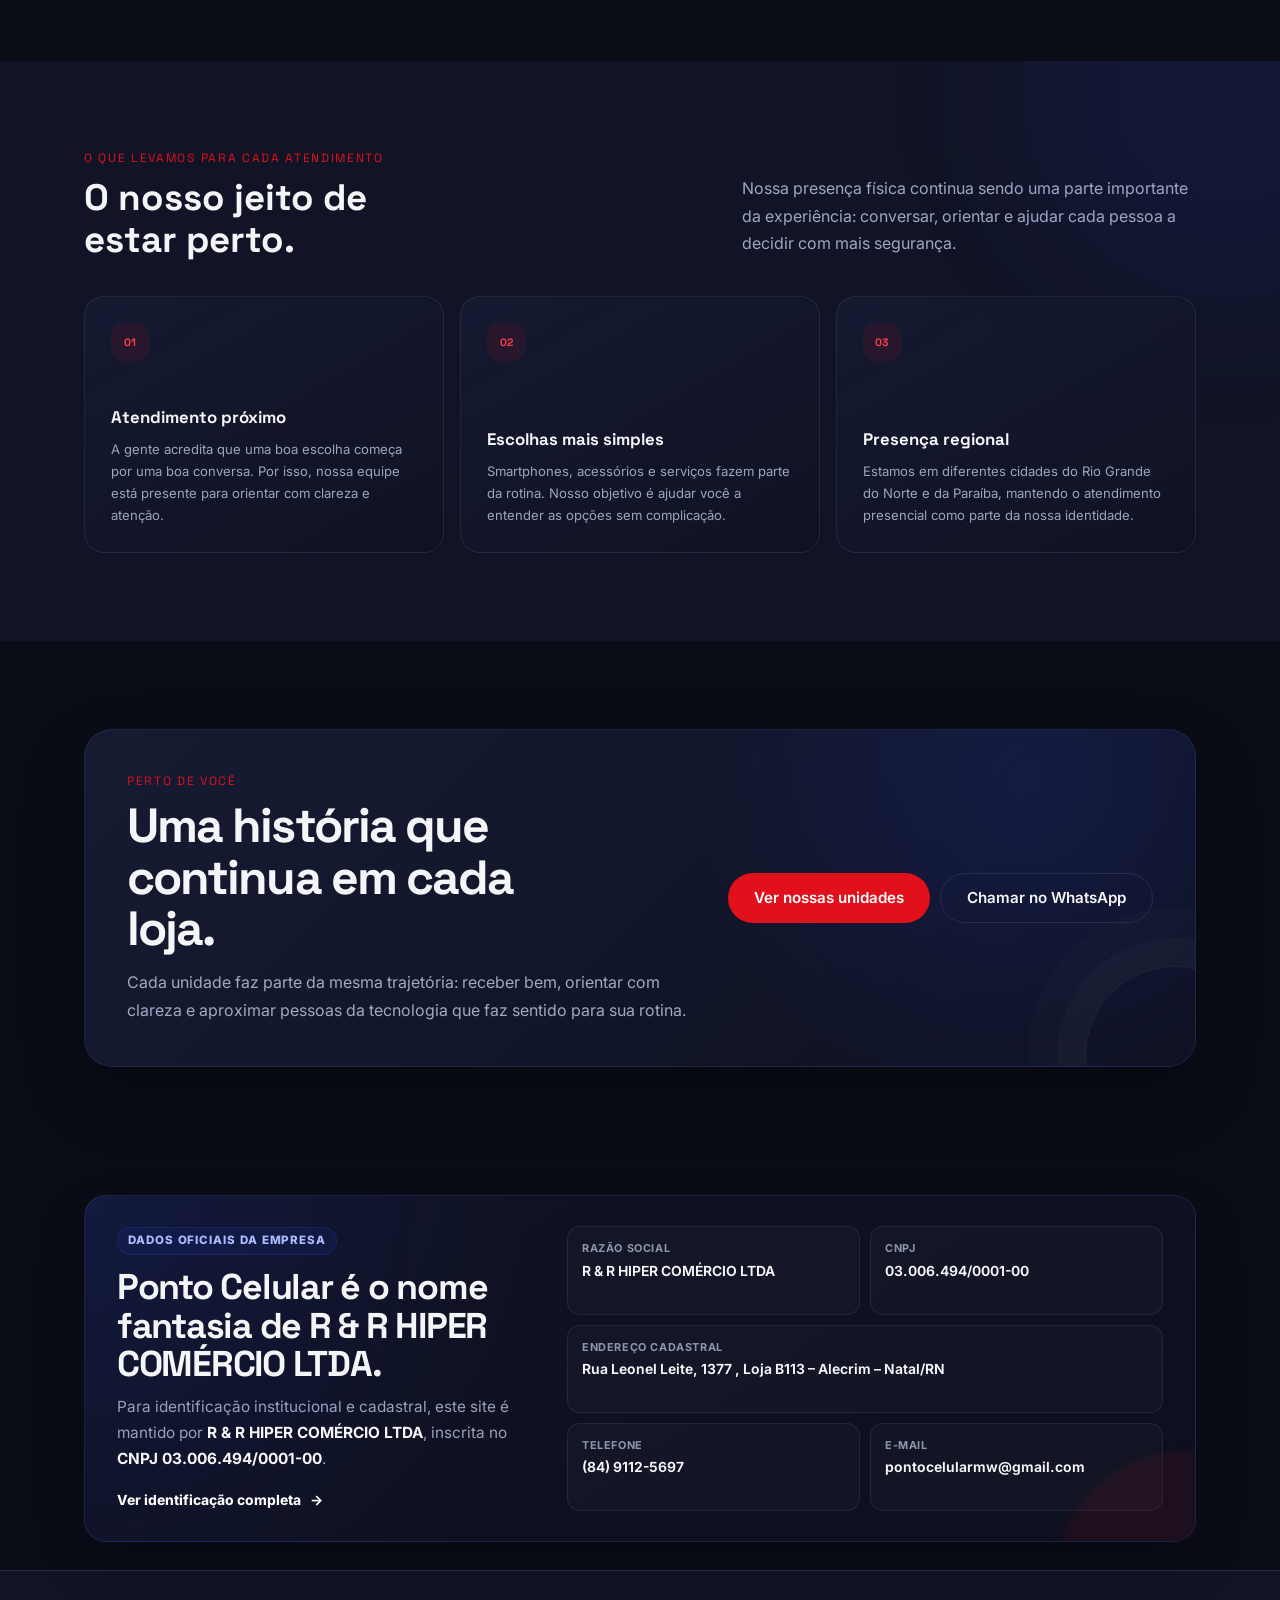
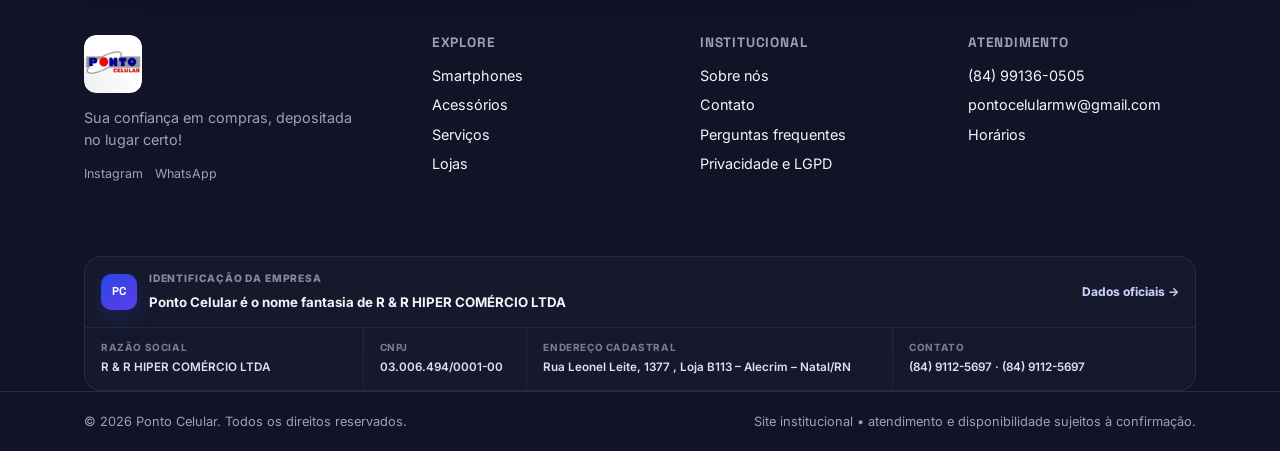
<file: sobre.html>
<!DOCTYPE html>
<html lang="pt-BR">
<head>
<meta charset="UTF-8">
<meta name="viewport" content="width=device-width, initial-scale=1.0">
<meta name="description" content="Conheça a história, a presença e a forma de atender da Ponto Celular.">
<meta name="robots" content="index, follow">
<meta property="og:title" content="Sobre a Ponto Celular | Ponto Celular">
<meta property="og:description" content="Conheça a história, a presença e a forma de atender da Ponto Celular.">
<meta property="og:type" content="website">
<meta property="og:locale" content="pt_BR">
<meta property="og:image" content="/imagens/logo-ponto-celular.jpg">
<meta name="twitter:card" content="summary_large_image">

<title>Sobre a Ponto Celular | Ponto Celular</title>

<link rel="preconnect" href="https://fonts.googleapis.com">
<link rel="preconnect" href="https://fonts.gstatic.com" crossorigin>
<link href="https://fonts.googleapis.com/css2?family=Space+Grotesk:wght@500;600;700&family=Inter:wght@400;500;600;700&display=swap" rel="stylesheet">

<link rel="stylesheet" href="style.css?v=20260904-meta-3">



<!-- FAVICONS PONTO CELULAR — desktop, Android, Safari e iOS -->
<link rel="icon" href="/favicon.ico?v=20260901-favicon-real-1" sizes="any">
<link rel="icon" type="image/png" sizes="16x16" href="/imagens/favicon-16x16.png?v=20260901-favicon-real-1">
<link rel="icon" type="image/png" sizes="32x32" href="/imagens/favicon-32x32.png?v=20260901-favicon-real-1">
<link rel="icon" type="image/png" sizes="48x48" href="/imagens/favicon-48x48.png?v=20260901-favicon-real-1">
<link rel="shortcut icon" href="/favicon.ico?v=20260901-favicon-real-1">
<link rel="apple-touch-icon" sizes="180x180" href="/apple-touch-icon.png?v=20260901-favicon-real-1">
<link rel="manifest" href="/site.webmanifest?v=20260901-favicon-real-1">
<meta name="theme-color" content="#060390">
<meta name="application-name" content="Ponto Celular">
<meta name="apple-mobile-web-app-title" content="Ponto Celular">

<script type="application/ld+json">
{
  "@context": "https://schema.org",
  "@type": "Organization",
  "@id": "https://pontocelularmw-art.github.io/#organization",
  "name": "R & R HIPER COMÉRCIO LTDA",
  "legalName": "R & R HIPER COMÉRCIO LTDA",
  "alternateName": "Ponto Celular",
  "url": "https://pontocelularmw-art.github.io/",
  "email": "mailto:pontocelularmw@gmail.com",
  "telephone": "+55 84 5112-5697",
  "taxID": "03.006.494/0001-00",
  "address": {
    "@type": "PostalAddress",
    "streetAddress": "Rua Leonel Leite, 1377 , Loja B113 – Alecrim – Natal/RN",
    "addressLocality": "Natal",
    "addressRegion": "RN",
    "addressCountry": "BR"
  },
  "contactPoint": [
    {
      "@type": "ContactPoint",
      "telephone": "+55 84 5112-5697",
      "contactType": "customer service",
      "areaServed": "BR",
      "availableLanguage": "Portuguese"
    },
    {
      "@type": "ContactPoint",
      "telephone": "+55 84 99136-0505",
      "contactType": "customer service",
      "areaServed": "BR",
      "availableLanguage": "Portuguese"
    }
  ],
  "sameAs": [
    "https://www.instagram.com/ponto_lojasclaro/"
  ]
}
</script>
</head>

<body data-page="sobre">

<a class="skip-link" href="#conteudo">Pular para o conteúdo</a>

<header class="header" id="topo">
<div class="container header__inner">

<a class="logo" href="index.html" aria-label="Ponto Celular - Início">
<span class="logo__badge">
<img src="/imagens/logo-ponto-celular.jpg" alt="Ponto Celular">
</span>
</a>

<nav class="nav" id="nav">
<a href="index.html#produtos">Produtos</a>
<a href="sobre.html" aria-current="page">Sobre</a>
<a href="index.html#lojas">Lojas</a>
<a href="faq.html">FAQ</a>
<a href="contato.html">Contato</a>
</nav>

<button class="site-search-toggle" type="button" data-site-search aria-label="Pesquisar no site">⌕</button>

<a class="btn btn--accent header__cta" href="https://wa.me/5584991360505" target="_blank" rel="noopener">
WhatsApp
</a>

<button class="nav-toggle" id="navToggle" aria-label="Abrir menu" aria-expanded="false" type="button">
<span></span>
<span></span>
<span></span>
</button>

</div>
</header>

<main id="conteudo">

<section class="about-page-hero">
<div class="container">
<div class="about-page-hero__grid">

<div class="about-page-hero__copy">
<p class="eyebrow">Sobre a Ponto Celular</p>

<h1>
Tecnologia faz parte da nossa história.
<span>Pessoas também.</span>
</h1>

<p class="about-page-hero__lead">
Há 35 anos, a Ponto Celular acompanha de perto as mudanças na forma como as pessoas se comunicam e se conectam. Nesse tempo, crescemos, chegamos a novas cidades e vimos a tecnologia transformar muita coisa — mas mantivemos algo que sempre foi importante para nós: estar perto de quem entra em nossas lojas.
</p>

<div class="about-page-hero__actions">
<a class="btn btn--accent" href="index.html#lojas">
Conhecer nossas lojas
</a>

<a class="btn btn--ghost" href="contato.html">
Falar com a gente
</a>
</div>
</div>

<div class="about-page-metrics" aria-label="Números da Ponto Celular">

<article class="about-page-metric about-page-metric--featured">
<span class="about-page-metric__kicker">Nossa trajetória</span>
<strong>35 anos</strong>
<p>acompanhando pessoas, tecnologia e novas formas de se conectar.</p>
</article>

<div class="about-page-metrics__small">

<article class="about-page-metric">
<strong>9</strong>
<span>lojas</span>
<p>com atendimento presencial e presença regional.</p>
</article>

<article class="about-page-metric">
<strong>+300 mil</strong>
<span>clientes atendidos</span>
<p>ao longo de uma história construída no contato com cada pessoa.</p>
</article>

</div>
</div>

</div>
</div>
</section>

<section class="section about-page-story">
<div class="container">

<div class="about-page-story__intro">
<p class="eyebrow">Nossa história</p>
<h2 class="section__title">
Crescemos sem perder o jeito próximo de atender.
</h2>
</div>

<div class="about-page-story__grid">

<div class="about-page-story__main">
<p>
Hoje, reunimos smartphones, acessórios e serviços em unidades no Rio Grande do Norte e na Paraíba. Mais do que apresentar produtos, queremos ajudar cada cliente a encontrar aquilo que realmente faz sentido para o seu dia a dia.
</p>

<p>
Por isso, valorizamos uma conversa clara, orientação de verdade e um atendimento que respeita o tempo e a necessidade de cada pessoa. A tecnologia muda rápido — e nosso papel é tornar essas escolhas mais simples.
</p>

<p>
São mais de 300 mil clientes atendidos ao longo dessa trajetória. Uma história construída todos os dias, em cada loja, em cada atendimento e em cada pessoa que escolhe a Ponto Celular.
</p>
</div>

<aside class="about-page-quote">
<span class="about-page-quote__mark" aria-hidden="true">“</span>
<p>
Mais do que vender tecnologia, queremos ser um ponto de confiança para quem precisa escolher, entender ou se conectar melhor.
</p>
<span class="about-page-quote__signature">Ponto Celular</span>
</aside>

</div>
</div>
</section>

<section class="section section--alt about-page-values">
<div class="container">

<div class="about-page-values__heading">
<div>
<p class="eyebrow">O que levamos para cada atendimento</p>
<h2 class="section__title">O nosso jeito de estar perto.</h2>
</div>

<p>
Nossa presença física continua sendo uma parte importante da experiência: conversar, orientar e ajudar cada pessoa a decidir com mais segurança.
</p>
</div>

<div class="about-page-values__grid">

<article class="about-page-value-card">
<div class="about-page-value-card__number">01</div>
<div>
<h3>Atendimento próximo</h3>
<p>
A gente acredita que uma boa escolha começa por uma boa conversa. Por isso, nossa equipe está presente para orientar com clareza e atenção.
</p>
</div>
</article>

<article class="about-page-value-card">
<div class="about-page-value-card__number">02</div>
<div>
<h3>Escolhas mais simples</h3>
<p>
Smartphones, acessórios e serviços fazem parte da rotina. Nosso objetivo é ajudar você a entender as opções sem complicação.
</p>
</div>
</article>

<article class="about-page-value-card">
<div class="about-page-value-card__number">03</div>
<div>
<h3>Presença regional</h3>
<p>
Estamos em diferentes cidades do Rio Grande do Norte e da Paraíba, mantendo o atendimento presencial como parte da nossa identidade.
</p>
</div>
</article>

</div>
</div>
</section>

<section class="section about-page-presence">
<div class="container">
<div class="about-page-presence__panel">

<div class="about-page-presence__copy">
<p class="eyebrow">Perto de você</p>
<h2>Uma história que continua em cada loja.</h2>
<p>
Cada unidade faz parte da mesma trajetória: receber bem, orientar com clareza e aproximar pessoas da tecnologia que faz sentido para sua rotina.
</p>
</div>

<div class="about-page-presence__actions">
<a class="btn btn--accent" href="index.html#lojas">
Ver nossas unidades
</a>

<a class="btn btn--ghost" href="https://wa.me/5584991360505" target="_blank" rel="noopener">
Chamar no WhatsApp
</a>
</div>

</div>
</div>
</section>


<section class="section company-proof">
  <div class="container">
    <div class="company-proof__card">
      <div class="company-proof__intro">
        <span class="company-proof__badge">Dados oficiais da empresa</span>
        <h2>Ponto Celular é o nome fantasia de R & R HIPER COMÉRCIO LTDA.</h2>
        <p>
          Para identificação institucional e cadastral, este site é mantido por
          <strong>R & R HIPER COMÉRCIO LTDA</strong>, inscrita no <strong>CNPJ 03.006.494/0001-00</strong>.
        </p>
        <a class="company-proof__link" href="dados-empresa.html">
          Ver identificação completa <span aria-hidden="true">→</span>
        </a>
      </div>

      <div class="company-proof__facts">
        <div class="company-proof__fact">
          <span>Razão social</span>
          <strong>R & R HIPER COMÉRCIO LTDA</strong>
        </div>

        <div class="company-proof__fact">
          <span>CNPJ</span>
          <strong>03.006.494/0001-00</strong>
        </div>

        <div class="company-proof__fact company-proof__fact--wide">
          <span>Endereço cadastral</span>
          <strong>Rua Leonel Leite, 1377 , Loja B113 – Alecrim – Natal/RN</strong>
        </div>

        <div class="company-proof__fact">
          <span>Telefone</span>
          <strong><a href="tel:+558491125697">(84) 9112-5697</a></strong>
        </div>

        <div class="company-proof__fact">
          <span>E-mail</span>
          <strong><a href="mailto:pontocelularmw@gmail.com">pontocelularmw@gmail.com</a></strong>
        </div>
      </div>
    </div>
  </div>
</section>
</main>

<footer class="footer" id="contato">
<div class="container footer__inner footer__inner--premium">

<div class="footer__brand">
<a href="index.html" class="logo logo--footer">
<span class="logo__badge">
<img src="/imagens/logo-ponto-celular.jpg" alt="Ponto Celular">
</span>
</a>

<p>Sua confiança em compras, depositada no lugar certo!</p>

<div class="footer__social">
<a href="https://www.instagram.com/ponto_lojasclaro/" target="_blank" rel="noopener noreferrer">Instagram</a>
<a href="https://wa.me/5584991360505" target="_blank" rel="noopener">WhatsApp</a>
</div>
</div>

<div class="footer__col">
<h4>Explore</h4>
<p><a href="smartphones.html">Smartphones</a></p>
<p><a href="acessorios.html">Acessórios</a></p>
<p><a href="servicos.html">Serviços</a></p>
<p><a href="index.html#lojas">Lojas</a></p>
</div>

<div class="footer__col">
<h4>Institucional</h4>
<p><a href="sobre.html">Sobre nós</a></p>
<p><a href="contato.html">Contato</a></p>
<p><a href="faq.html">Perguntas frequentes</a></p>
<p><a href="privacidade.html">Privacidade e LGPD</a></p>
</div>

<div class="footer__col">
<h4>Atendimento</h4>
<p>(84) 99136-0505</p>
<p>pontocelularmw@gmail.com</p>
<p><a href="index.html#horarios">Horários</a></p>
<button type="button" class="footer-install" data-install-app hidden>Instalar site no celular</button>
</div>

</div>
<div class="container"><div class="footer-company">
  <div class="footer-company__head">
    <span class="footer-company__icon" aria-hidden="true">PC</span>
    <div>
      <span class="footer-company__eyebrow">Identificação da empresa</span>
      <strong>Ponto Celular é o nome fantasia de R & R HIPER COMÉRCIO LTDA</strong>
    </div>
    <a href="dados-empresa.html">Dados oficiais <span aria-hidden="true">→</span></a>
  </div>

  <div class="footer-company__grid">
    <div>
      <span>Razão social</span>
      <strong>R & R HIPER COMÉRCIO LTDA</strong>
    </div>
    <div>
      <span>CNPJ</span>
      <strong>03.006.494/0001-00</strong>
    </div>
    <div>
      <span>Endereço cadastral</span>
      <strong>Rua Leonel Leite, 1377 , Loja B113 – Alecrim – Natal/RN</strong>
    </div>
    <div>
      <span>Contato</span>
      <strong><a href="tel:+558491125697">(84) 9112-5697</a> · <a href="https://wa.me/558491125697" target="_blank" rel="noopener">(84) 9112-5697</a></strong>
    </div>
  </div>
</div></div>
<div class="footer__bottom">
<div class="container footer__bottom-inner">
<p>&copy; <span id="ano"></span> Ponto Celular. Todos os direitos reservados.</p>
<p>Site institucional • atendimento e disponibilidade sujeitos à confirmação.</p>
</div>
</div>
</footer>

<a class="whatsapp-float" href="https://wa.me/5584991360505" target="_blank" rel="noopener" aria-label="Falar no WhatsApp">
WA
</a>

<script defer src="script.js?v=20260901-2"></script>
</body>
</html>
</file>
<file: style.css>
/* =========================================================
   TOKENS
========================================================= */

:root{

  --bg: #0A0C16;
  --bg-alt: #111426;
  --surface: #161A30;
  --border: #272C48;

  --text: #F5F6FA;
  --text-muted: #9BA1BC;

  --accent: #E2101B;
  --accent-dark: #A80C14;

  --accent-2: #2547E8;

  --navy: #060390;

  --font-display: "Space Grotesk", sans-serif;
  --font-body: "Inter", sans-serif;

  --radius: 14px;
  --container: 1160px;

}


/* =========================================================
   RESET
========================================================= */

*,
*::before,
*::after{
  box-sizing:border-box;
}

html{
  scroll-behavior:smooth;
}

body{

  margin:0;

  background:var(--bg);

  color:var(--text);

  font-family:var(--font-body);

  line-height:1.5;

  -webkit-font-smoothing:antialiased;

}

img{
  max-width:100%;
  display:block;
}

a{
  color:inherit;
  text-decoration:none;
}

ul{
  list-style:none;
  margin:0;
  padding:0;
}

h1,
h2,
h3,
h4{

  font-family:var(--font-display);

  margin:0;

  line-height:1.15;

}

p{
  margin:0;
}

:focus-visible{

  outline:2px solid var(--accent-2);

  outline-offset:3px;

}


/* =========================================================
   CONTAINER
========================================================= */

.container{

  max-width:var(--container);

  margin-inline:auto;

  padding-inline:24px;

}


/* =========================================================
   EYEBROW
========================================================= */

.eyebrow{

  font-family:var(--font-display);

  text-transform:uppercase;

  letter-spacing:.14em;

  font-size:.75rem;

  color:var(--accent);

  margin:0 0 10px;

}


/* =========================================================
   BOTÕES
========================================================= */

.btn{

  display:inline-flex;

  align-items:center;

  justify-content:center;

  padding:13px 26px;

  border-radius:999px;

  font-weight:600;

  font-size:.95rem;

  transition:
    transform .15s ease,
    background .15s ease,
    border-color .15s ease;

  white-space:nowrap;

}

.btn--accent{

  background:var(--accent);

  color:#fff;

}

.btn--accent:hover{

  background:var(--accent-2);

  color:#fff;

  transform:translateY(-2px);

}

.btn--ghost{

  border:1px solid var(--border);

  color:var(--text);

}

.btn--ghost:hover{

  border-color:var(--accent);

  color:var(--accent);

}


/* =========================================================
   HEADER
========================================================= */

.header{

  position:sticky;

  top:0;

  z-index:50;

  background:rgba(14,15,18,.85);

  backdrop-filter:blur(10px);

  border-bottom:1px solid var(--border);

}


.header__inner{

  display:flex;

  align-items:center;

  gap:28px;

  padding-block:12px;

}


/* =========================================================
   LOGO — CABEÇALHO E RODAPÉ
========================================================= */

.logo{
  display:flex;
  align-items:center;
  flex-shrink:0;
}

.logo__badge{
  display:flex;
  align-items:center;
  justify-content:center;
  background:transparent;
  border-radius:0;
  padding:0;
  box-shadow:none;
}

.logo__badge img{
  height:52px;
  width:auto;
  max-width:230px;
  object-fit:contain;
  display:block;
}

.logo--footer{
  display:inline-flex;
  margin-bottom:14px;
}

.logo--footer .logo__badge img{
  height:58px;
  width:auto;
  max-width:250px;
  object-fit:contain;
  display:block;
}

/* =========================================================
   NAVEGAÇÃO
========================================================= */

.nav{

  display:flex;

  gap:28px;

  margin-left:12px;

  flex:1;

}

.nav a{

  font-size:.92rem;

  color:var(--text-muted);

  font-weight:500;

}

.nav a:hover{

  color:var(--text);

}


.header__cta{

  padding:10px 22px;

  font-size:.88rem;

}


/* =========================================================
   MENU MOBILE
========================================================= */

.nav-toggle{

  display:none;

  flex-direction:column;

  gap:5px;

  background:none;

  border:none;

  cursor:pointer;

  padding:6px;

  margin-left:6px;

}

.nav-toggle span{

  width:22px;

  height:2px;

  background:var(--text);

  border-radius:2px;

}


/* =========================================================
   HERO
========================================================= */

.hero{

  padding-block:88px 64px;

  overflow:hidden;

}

.hero__inner{

  display:grid;

  grid-template-columns:1.1fr .9fr;

  gap:48px;

  align-items:center;

}

.hero h1{

  font-size:clamp(2.4rem,4.5vw,3.6rem);

  font-weight:700;

  letter-spacing:-.02em;

}

.hero h1 span{

  color:var(--accent);

}

.hero__lead{

  color:var(--text-muted);

  font-size:1.05rem;

  max-width:46ch;

  margin-top:18px;

}

.hero__actions{

  display:flex;

  gap:14px;

  margin-top:30px;

  flex-wrap:wrap;

}

.hero__stats{

  display:flex;

  gap:36px;

  margin-top:52px;

  padding-top:28px;

  border-top:1px solid var(--border);

}

.hero__stats li{

  display:flex;

  flex-direction:column;

  gap:2px;

}

.hero__stats strong{

  font-family:var(--font-display);

  font-size:1.5rem;

  color:var(--accent-2);

}

.hero__stats span{

  font-size:.8rem;

  color:var(--text-muted);

}


/* =========================================================
   VISUAL DO CELULAR
========================================================= */

.hero__visual{

  position:relative;

  height:420px;

  justify-self:center;

  width:100%;

  max-width:320px;

}

.phone-card{

  position:absolute;

  inset:0;

  border-radius:32px;

  border:1px solid var(--border);

}

.phone-card--back{

  background:
    linear-gradient(
      155deg,
      var(--accent) 0%,
      var(--navy) 100%
    );

  transform:
    rotate(8deg)
    translate(18px,10px);

  opacity:.4;

}

.phone-card--front{

  background:var(--surface);

  transform:rotate(-4deg);

  padding:22px;

  display:flex;

  flex-direction:column;

}

.phone-card__notch{

  width:70px;

  height:8px;

  border-radius:6px;

  background:var(--bg);

  margin:0 auto 22px;

}

.phone-card__screen{

  flex:1;

  border-radius:20px;

  background:

    radial-gradient(
      circle at 30% 20%,
      rgba(226,16,27,.4),
      transparent 60%
    ),

    radial-gradient(
      circle at 80% 90%,
      rgba(37,71,232,.35),
      transparent 60%
    ),

    linear-gradient(
      200deg,
      #22263a,
      #12141f
    );

  display:flex;

  align-items:flex-end;

  padding:18px;

}

.phone-card__badge{

  background:#fff;

  color:var(--navy);

  font-family:var(--font-display);

  font-weight:600;

  font-size:.78rem;

  padding:8px 14px;

  border-radius:999px;

}




/* =========================================================
   CARROSSEL — RESPONSIVO
========================================================= */

@media (max-width:680px){

  .hero-offer__overlay{
    left:15px;
    right:15px;
    bottom:66px;
  }

  .hero-offer__overlay strong{
    font-size:.98rem;
  }

  .hero-offer__overlay small{
    font-size:.64rem;
  }

  .hero-offers__footer{
    left:13px;
    right:13px;
    bottom:13px;
  }

  .hero-offers__footer .phone-card__badge{
    font-size:.66rem;
    padding:6px 9px;
  }

}


/* =========================================================
   ACESSIBILIDADE — REDUÇÃO DE MOVIMENTO DO CARROSSEL
========================================================= */

@media (prefers-reduced-motion:reduce){

  .hero-offer,
  .hero-offers__dot{
    transition:none;
  }

}


/* =========================================================
   TICKER
========================================================= */

.ticker{

  background:
    linear-gradient(
      100deg,
      var(--accent) 0%,
      var(--accent) 45%,
      var(--navy) 100%
    );

  color:#fff;

  overflow:hidden;

  padding-block:12px;

  display:flex;

  justify-content:center;

  width:100%;

}

.ticker__track{

  display:flex;

  justify-content:center;

  align-items:center;

  gap:14px;

  white-space:nowrap;

  font-family:var(--font-display);

  font-weight:600;

  font-size:.85rem;

  text-transform:uppercase;

  letter-spacing:.04em;

  width:max-content;

  margin-inline:auto;

  animation:scroll 22s linear infinite;

  will-change:transform;

}

@keyframes scroll{

  from{
    transform:translateX(0);
  }

  to{
    transform:translateX(-50%);
  }

}


/* =========================================================
   SEÇÕES
========================================================= */

.section{

  padding-block:88px;

}

.section--alt{

  background:var(--bg-alt);

}

.section__title{

  font-size:clamp(1.7rem,3vw,2.3rem);

  max-width:20ch;

  margin-bottom:44px;

}

.grid{

  display:grid;

  gap:24px;

}

.grid--4{

  grid-template-columns:repeat(4,1fr);

}

.grid--3{

  grid-template-columns:repeat(3,1fr);

}


/* Grade específica das lojas: mantém os 9 cards alinhados
   e com o mesmo comportamento visual. */
.stores-grid{

  align-items:stretch;

}

.stores-grid .store{

  min-width:0;

}


/* =========================================================
   CARDS DE PRODUTOS
========================================================= */

.card{

  background:var(--surface);

  border:1px solid var(--border);

  border-radius:var(--radius);

  padding:28px 24px;

  transition:
    border-color .15s ease,
    transform .15s ease;

}

.card:hover{

  border-color:var(--accent);

  transform:translateY(-4px);

}

.card__icon{

  width:44px;

  height:44px;

  border-radius:12px;

  background:rgba(226,16,27,.14);

  display:flex;

  align-items:center;

  justify-content:center;

  margin-bottom:18px;

}

.card__icon svg{

  width:22px;

  height:22px;

  fill:none;

  stroke:var(--accent);

  stroke-width:1.8;

  stroke-linecap:round;

  stroke-linejoin:round;

}

.card h3{

  font-size:1.05rem;

  margin-bottom:8px;

}

.card p{

  color:var(--text-muted);

  font-size:.9rem;

}


/* =========================================================
   CARDS DAS LOJAS
========================================================= */

/* Grade das 9 lojas: todos os cards seguem a mesma proporção. */
.stores-grid{
  align-items:stretch;
  grid-auto-rows:1fr;
}

.store{
  background:var(--surface);
  border:1px solid var(--border);
  border-radius:var(--radius);
  overflow:hidden;

  display:flex;
  flex-direction:column;
  height:100%;
  min-width:0;
}

/* Área da foto igual em todos os cards. */
.store__image{
  position:relative;
  width:100%;
  aspect-ratio:3 / 2;
  background:var(--bg);
  overflow:hidden;
  flex-shrink:0;
}

.store__image img{
  width:100%;
  height:100%;
  object-fit:cover;
  display:block;
}

/* STATUS: azul quando aberto. */
.store__status{
  position:absolute;
  top:14px;
  left:14px;

  background:var(--accent-2);
  color:#fff;

  font-family:var(--font-body);
  font-size:.72rem;
  font-weight:700;

  padding:5px 12px;
  border-radius:999px;

  text-transform:uppercase;
  letter-spacing:.04em;
  white-space:nowrap;
}

/* STATUS: cinza quando fechado. */
.store__status--closed{
  background:#6B7280;
  color:#fff;
}

/* Corpo padronizado. */
.store__body{
  padding:22px;
  display:flex;
  flex-direction:column;
  flex:1;
  min-width:0;
}

/*
   Reserva espaço para até 2 linhas de título em TODOS os cards.
   Assim, endereço e horário começam sempre na mesma altura.
*/
.store__body h3{
  font-family:var(--font-display);
  font-size:1.1rem !important;
  font-weight:700;
  line-height:1.3;
  margin:0 0 12px 0;
  color:var(--text);
  min-height:2.86em;

  display:flex;
  align-items:flex-start;
}

.store__line{
  font-family:var(--font-body);
  font-size:.88rem !important;
  font-weight:400;
  line-height:1.5;
  color:var(--text-muted);
  margin:0 0 6px 0;
}

.store__line strong{
  font-size:inherit;
  font-weight:700;
  color:var(--text);
}

/*
   Reserva a mesma altura para o bloco de horários,
   mesmo quando uma unidade tem menos linhas de funcionamento.
*/
.store__schedule{
  font-family:var(--font-body);
  font-size:.88rem;
  line-height:1.5;
  color:var(--text-muted);
  margin:0 0 10px 0;
  min-height:7.5em;
}

.store__schedule strong{
  color:var(--text);
  font-weight:700;
  display:block;
  margin-bottom:2px;
}

.store__schedule span{
  display:block;
}

/* Botões sempre alinhados no rodapé do card. */
.store__actions{
  display:flex;
  align-items:center;
  gap:18px;
  margin-top:auto;
  padding-top:16px;
  border-top:1px solid var(--border);
}

.store__actions a{
  font-family:var(--font-body);
  font-size:.85rem;
  font-weight:600;
  color:var(--accent);
}

.store__actions a:hover{
  color:var(--accent-2);
}

/* =========================================================
   FOOTER
========================================================= */

.footer{

  background:var(--bg-alt);

  border-top:1px solid var(--border);

  padding-top:64px;

}

.footer__inner{

  display:grid;

  grid-template-columns:1.4fr 1fr 1fr 1fr;

  gap:40px;

  padding-bottom:48px;

}

.footer__brand p{

  color:var(--text-muted);

  font-size:.9rem;

  max-width:30ch;

}

.footer__col h4{

  font-family:var(--font-display);

  font-size:.85rem;

  text-transform:uppercase;

  letter-spacing:.06em;

  color:var(--text-muted);

  margin-bottom:14px;

}

.footer__col p{

  margin-bottom:8px;

  font-size:.9rem;

}

.footer__col a:hover{

  color:var(--accent);

}

.footer__bottom{

  border-top:1px solid var(--border);

  padding-block:20px;

}

.footer__bottom p{

  font-size:.8rem;

  color:var(--text-muted);

}


/* =========================================================
   WHATSAPP FLUTUANTE
========================================================= */

.whatsapp-float{

  position:fixed;

  bottom:24px;

  right:24px;

  width:56px;

  height:56px;

  border-radius:50%;

  background:#25D366;

  display:flex;

  align-items:center;

  justify-content:center;

  box-shadow:0 8px 24px rgba(0,0,0,.4);

  z-index:40;

  transition:transform .15s ease;

}

.whatsapp-float:hover{

  transform:scale(1.08);

}

.whatsapp-float svg{

  width:28px;

  height:28px;

  fill:#16181D;

}


/* =========================================================
   RESPONSIVE — TABLETS
========================================================= */

@media (max-width:960px){

  .grid--4{

    grid-template-columns:repeat(2,1fr);

  }

  .grid--3{

    grid-template-columns:repeat(2,1fr);

  }

  .hero__inner{

    grid-template-columns:1fr;

  }

  .hero__visual{

    order:-1;

    height:300px;

    margin-inline:auto;

  }

  .footer__inner{

    grid-template-columns:1fr 1fr;

  }

  .hours{

    grid-template-columns:1fr;

  }

}


/* =========================================================
   RESPONSIVE — CELULAR
========================================================= */

@media (max-width:680px){

  .store__body h3{
    min-height:auto;
  }

  .store__schedule{
    min-height:auto;
  }


  .header__inner{

    padding-block:10px;

  }


  /*
     Logo menor no celular para evitar
     que ocupe espaço excessivo.
  */

  .logo__badge{

    padding:4px 7px;

  }

  .logo__badge img{

    height:28px;

    max-width:150px;

  }

  .logo--footer .logo__badge img{

    height:34px;

  }


  .nav{

    position:absolute;

    top:100%;

    left:0;

    right:0;

    background:var(--bg);

    border-bottom:1px solid var(--border);

    flex-direction:column;

    gap:0;

    padding:8px 24px;

    display:none;

  }

  .nav--open{

    display:flex;

  }

  .nav a{

    padding:14px 0;

    border-bottom:1px solid var(--border);

  }

  .nav a:last-child{

    border-bottom:none;

  }

  .nav-toggle{

    display:flex;

  }

  .header__cta{

    display:none;

  }


  .grid--4,
  .grid--3{

    grid-template-columns:1fr;

  }

  .footer__inner{

    grid-template-columns:1fr;

  }

  .hero{

    padding-block:56px 40px;

  }

  .section{

    padding-block:56px;

  }

}


/* =========================================================
   REDUÇÃO DE MOVIMENTO
========================================================= */

@media (prefers-reduced-motion:reduce){

  html{

    scroll-behavior:auto;

  }

  .ticker__track{

    animation:none;

  }

  .btn,
  .card,
  .whatsapp-float{

    transition:none;

  }

}

/* =========================================================
   CARD CLICÁVEL — SMARTPHONES
========================================================= */

.card--link{
  display:block;
  cursor:pointer;
  color:inherit;
  position:relative;
}

.card--link:focus-visible{
  border-color:var(--accent-2);
}

.card__link-text{
  display:inline-flex;
  align-items:center;
  gap:7px;
  margin-top:18px;

  color:var(--accent);
  font-family:var(--font-body);
  font-size:.86rem;
  font-weight:700;

  transition:color .15s ease, gap .15s ease;
}

.card--link:hover .card__link-text{
  color:var(--accent-2);
  gap:11px;
}


/* =========================================================
   PÁGINA DE OFERTAS — SMARTPHONES
========================================================= */

.offers-hero{
  padding-block:72px 48px;
  border-bottom:1px solid var(--border);
  background:
    radial-gradient(
      circle at 85% 25%,
      rgba(37,71,232,.15),
      transparent 32%
    ),
    radial-gradient(
      circle at 15% 15%,
      rgba(226,16,27,.13),
      transparent 30%
    );
}

.offers-hero__inner{
  display:flex;
  align-items:flex-end;
  justify-content:space-between;
  gap:32px;
}

.offers-hero__content{
  max-width:680px;
}

.offers-hero h1{
  font-size:clamp(2.2rem,5vw,4rem);
  letter-spacing:-.03em;
  margin-bottom:16px;
}

.offers-hero h1 span{
  color:var(--accent);
}

.offers-hero__lead{
  color:var(--text-muted);
  font-size:1.02rem;
  max-width:60ch;
}

.back-link{
  display:inline-flex;
  align-items:center;
  gap:8px;

  color:var(--text-muted);
  font-size:.9rem;
  font-weight:600;

  margin-bottom:24px;
}

.back-link:hover{
  color:var(--accent);
}

.offers-section{
  padding-block:64px 88px;
}

.offers-heading{
  display:flex;
  align-items:flex-end;
  justify-content:space-between;
  gap:24px;
  margin-bottom:30px;
}

.offers-heading .section__title{
  margin-bottom:0;
}

.offers-note{
  color:var(--text-muted);
  font-size:.84rem;
  max-width:42ch;
}

.offers-grid{
  display:grid;
  grid-template-columns:repeat(3,1fr);
  gap:24px;
}

.offer-card{
  background:var(--surface);
  border:1px solid var(--border);
  border-radius:var(--radius);
  overflow:hidden;

  display:flex;
  flex-direction:column;

  transition:
    transform .18s ease,
    border-color .18s ease,
    box-shadow .18s ease;
}

.offer-card:hover{
  transform:translateY(-4px);
  border-color:var(--accent);
  box-shadow:0 18px 40px rgba(0,0,0,.22);
}

.offer-card__image{
  position:relative;
  aspect-ratio:1 / 1;
  background:#0f111d;
  overflow:hidden;
}

.offer-card__image img{
  width:100%;
  height:100%;
  object-fit:cover;
}

.offer-card__badge{
  position:absolute;
  top:14px;
  left:14px;

  background:var(--accent);
  color:#fff;

  padding:6px 11px;
  border-radius:999px;

  font-size:.7rem;
  font-weight:800;
  text-transform:uppercase;
  letter-spacing:.05em;
}

.offer-card__body{
  padding:22px;
  display:flex;
  flex-direction:column;
  flex:1;
}

.offer-card__brand{
  color:var(--accent-2);
  font-size:.76rem;
  font-weight:700;
  text-transform:uppercase;
  letter-spacing:.08em;
  margin-bottom:6px;
}

.offer-card h2{
  font-size:1.16rem;
  margin-bottom:9px;
}

.offer-card__description{
  color:var(--text-muted);
  font-size:.88rem;
  margin-bottom:20px;
}

.offer-card__price-label{
  color:var(--text-muted);
  font-size:.74rem;
  margin-top:auto;
}

.offer-card__price{
  font-family:var(--font-display);
  font-size:1.65rem;
  font-weight:700;
  color:var(--text);
  margin:2px 0 4px;
}

.offer-card__installment{
  color:var(--text-muted);
  font-size:.78rem;
  margin-bottom:18px;
}

.offer-card__actions{
  display:flex;
  gap:10px;
  flex-wrap:wrap;
}

.offer-card__actions .btn{
  flex:1;
  min-width:130px;
  padding:11px 15px;
  font-size:.82rem;
}

.btn--blue{
  background:var(--accent-2);
  color:#fff;
}

.btn--blue:hover{
  background:var(--accent);
  transform:translateY(-2px);
}

.offer-disclaimer{
  margin-top:28px;
  color:var(--text-muted);
  font-size:.76rem;
  text-align:center;
}


/* =========================================================
   RESPONSIVO — PÁGINA DE OFERTAS
========================================================= */

@media (max-width:960px){

  .offers-grid{
    grid-template-columns:repeat(2,1fr);
  }

  .offers-hero__inner,
  .offers-heading{
    align-items:flex-start;
    flex-direction:column;
  }

}

@media (max-width:680px){

  .offers-hero{
    padding-block:48px 34px;
  }

  .offers-section{
    padding-block:48px 56px;
  }

  .offers-grid{
    grid-template-columns:1fr;
  }

  .offer-card__image{
    aspect-ratio:4 / 3;
  }

}


/* =========================================================
   LOGO TRANSPARENTE — AJUSTE RESPONSIVO FINAL
========================================================= */

@media (max-width:680px){
  .logo__badge{
    padding:0;
    background:transparent;
    box-shadow:none;
  }

  .logo__badge img{
    height:40px;
    max-width:190px;
  }

  .logo--footer .logo__badge img{
    height:46px;
    max-width:210px;
  }
}


/* =========================================================
   LOGO — BORDAS ARREDONDADAS
========================================================= */

/*
   Mantém o fundo externo transparente e arredonda
   a própria imagem da logo.
*/
.logo__badge{
  overflow:hidden;
  border-radius:12px;
}

.logo__badge img{
  border-radius:12px;
}

/* Rodapé segue exatamente o mesmo padrão */
.logo--footer .logo__badge,
.logo--footer .logo__badge img{
  border-radius:12px;
}

@media (max-width:680px){
  .logo__badge,
  .logo__badge img,
  .logo--footer .logo__badge,
  .logo--footer .logo__badge img{
    border-radius:10px;
  }
}



/* =========================================================
   PRODUTOS — 3 CARDS E LINKS ALINHADOS
========================================================= */

.product-grid{
  display:grid;
  grid-template-columns:repeat(3,1fr);
  gap:24px;
  align-items:stretch;
}

.product-card{
  display:flex;
  flex-direction:column;
  height:100%;
  min-height:275px;
}

.product-card p{
  margin-bottom:0;
}

.product-card .card__link-text{
  margin-top:auto;
  padding-top:22px;

  color:var(--accent);

  display:inline-flex;
  align-items:center;
  gap:7px;

  font-family:var(--font-body);
  font-size:.86rem;
  font-weight:700;

  transition:gap .15s ease;
}

.product-card:hover .card__link-text{
  color:var(--accent);
  gap:11px;
}


/* =========================================================
   ACESSÓRIOS — CORREÇÃO DO SELO "OFERTA"
========================================================= */

.accessories-page .offer-card__image--placeholder{
  position:relative;

  width:100%;
  aspect-ratio:1 / 1;

  display:flex;
  align-items:center;
  justify-content:center;

  padding:62px 24px 28px;

  background:
    radial-gradient(
      circle at 50% 40%,
      rgba(37,71,232,.10),
      transparent 58%
    ),
    #0f111d;

  overflow:hidden;
}

.accessories-page .offer-card__image-title{
  position:relative;
  z-index:1;

  display:block;
  width:100%;

  margin:0;
  padding:0;

  font-family:var(--font-display);
  font-size:2.2rem;
  font-weight:600;
  line-height:1.12;

  color:var(--text);
  text-align:center;
}

.accessories-page .offer-card__image--placeholder .offer-card__badge{
  position:absolute;

  top:16px;
  left:16px;

  z-index:5;

  display:inline-flex;
  align-items:center;
  justify-content:center;

  width:auto;
  height:auto;

  margin:0;
  padding:7px 13px;

  border-radius:999px;

  background:var(--accent);
  color:#fff;

  font-family:var(--font-body);
  font-size:.68rem;
  font-weight:800;
  line-height:1;

  text-transform:uppercase;
  letter-spacing:.05em;

  white-space:nowrap;
}


/* =========================================================
   PÁGINA — PLANOS E CHIPS
========================================================= */

.plans-hero{
  padding-block:76px 66px;

  border-bottom:1px solid var(--border);

  background:
    radial-gradient(
      circle at 82% 25%,
      rgba(37,71,232,.18),
      transparent 31%
    ),
    radial-gradient(
      circle at 15% 15%,
      rgba(226,16,27,.12),
      transparent 30%
    );
}

.plans-hero__inner{
  display:grid;
  grid-template-columns:1.15fr .85fr;
  gap:56px;
  align-items:center;
}

.plans-hero__content{
  max-width:680px;
}

.plans-hero h1{
  font-size:clamp(2.3rem,5vw,4rem);
  letter-spacing:-.03em;
  margin-bottom:18px;
}

.plans-hero h1 span{
  color:var(--accent);
}

.plans-hero__lead{
  color:var(--text-muted);
  font-size:1.02rem;
  max-width:62ch;
}

.plans-hero__actions{
  display:flex;
  align-items:center;
  gap:12px;
  flex-wrap:wrap;
  margin-top:28px;
}

.plans-hero__visual{
  display:flex;
  justify-content:center;
}

.signal-card{
  width:100%;
  max-width:340px;
  min-height:300px;

  display:flex;
  flex-direction:column;
  justify-content:flex-end;
  gap:10px;

  padding:30px;

  border:1px solid var(--border);
  border-radius:28px;

  background:
    radial-gradient(
      circle at 70% 20%,
      rgba(37,71,232,.30),
      transparent 45%
    ),
    linear-gradient(
      145deg,
      var(--surface),
      #101323
    );

  box-shadow:0 24px 60px rgba(0,0,0,.24);
}

.signal-card__icon{
  width:58px;
  height:58px;

  display:flex;
  align-items:center;
  justify-content:center;

  margin-bottom:auto;

  border-radius:16px;

  background:rgba(226,16,27,.14);
}

.signal-card__icon svg{
  width:30px;
  height:30px;

  fill:none;
  stroke:var(--accent);
  stroke-width:1.8;
  stroke-linecap:round;
  stroke-linejoin:round;
}

.signal-card strong{
  font-family:var(--font-display);
  font-size:1.25rem;
}

.signal-card span{
  color:var(--text-muted);
  font-size:.9rem;
}

.plans-section{
  padding-block:82px 92px;
}

.plans-heading{
  display:flex;
  align-items:flex-end;
  justify-content:space-between;
  gap:34px;

  margin-bottom:36px;
}

.plans-heading .section__title{
  margin-bottom:0;
}

.plans-heading__text{
  max-width:50ch;

  color:var(--text-muted);
  font-size:.9rem;
}

.service-grid{
  display:grid;
  grid-template-columns:repeat(3,1fr);
  gap:24px;
}

.service-card{
  display:flex;
  flex-direction:column;

  min-height:390px;

  padding:28px 24px;

  border:1px solid var(--border);
  border-radius:var(--radius);

  background:var(--surface);

  transition:
    transform .16s ease,
    border-color .16s ease,
    box-shadow .16s ease;
}

.service-card:hover{
  transform:translateY(-4px);

  border-color:var(--accent-2);

  box-shadow:0 18px 38px rgba(0,0,0,.18);
}

.service-card--featured{
  border-color:rgba(226,16,27,.65);

  background:
    linear-gradient(
      145deg,
      rgba(226,16,27,.08),
      var(--surface) 42%
    );
}

.service-card__icon{
  width:46px;
  height:46px;

  display:flex;
  align-items:center;
  justify-content:center;

  margin-bottom:22px;

  border-radius:13px;

  background:rgba(37,71,232,.14);
}

.service-card__icon svg{
  width:23px;
  height:23px;

  fill:none;
  stroke:var(--accent-2);
  stroke-width:1.8;
  stroke-linecap:round;
  stroke-linejoin:round;
}

.service-card__type{
  margin-bottom:7px;

  color:var(--accent);
  font-size:.72rem;
  font-weight:800;

  text-transform:uppercase;
  letter-spacing:.08em;
}

.service-card h2{
  margin-bottom:11px;

  font-size:1.22rem;
}

.service-card > p{
  color:var(--text-muted);
  font-size:.89rem;
}

.service-card__features{
  display:flex;
  flex-direction:column;
  gap:8px;

  margin:20px 0 24px;
  padding:0;
}

.service-card__features li{
  position:relative;

  padding-left:18px;

  color:var(--text-muted);
  font-size:.82rem;
}

.service-card__features li::before{
  content:"";

  position:absolute;
  top:.58em;
  left:0;

  width:6px;
  height:6px;

  border-radius:50%;

  background:var(--accent-2);
}

.service-card__cta{
  display:inline-flex;
  align-items:center;
  gap:7px;

  margin-top:auto;

  color:var(--accent);
  font-size:.86rem;
  font-weight:700;

  transition:gap .15s ease, color .15s ease;
}

.service-card__cta:hover{
  gap:11px;
  color:var(--accent-2);
}

.plans-info{
  display:grid;
  grid-template-columns:auto 1fr;
  gap:18px;

  margin-top:34px;
  padding:20px 22px;

  border:1px solid var(--border);
  border-radius:var(--radius);

  background:var(--bg-alt);
}

.plans-info strong{
  color:var(--text);
  font-family:var(--font-display);
}

.plans-info p{
  color:var(--text-muted);
  font-size:.84rem;
}


/* =========================================================
   RESPONSIVO — PRODUTOS, ACESSÓRIOS E PLANOS
========================================================= */

@media (max-width:960px){

  .product-grid{
    grid-template-columns:repeat(2,1fr);
  }

  .plans-hero__inner{
    grid-template-columns:1fr;
  }

  .plans-hero__visual{
    justify-content:flex-start;
  }

  .plans-heading{
    align-items:flex-start;
    flex-direction:column;
  }

  .service-grid{
    grid-template-columns:repeat(2,1fr);
  }

}

@media (max-width:680px){

  .product-grid{
    grid-template-columns:1fr;
  }

  .product-card{
    min-height:auto;
  }

  .accessories-page .offer-card__image-title{
    font-size:1.9rem;
  }

  .accessories-page .offer-card__image--placeholder{
    aspect-ratio:4 / 3;
    padding:56px 20px 24px;
  }

  .accessories-page .offer-card__image--placeholder .offer-card__badge{
    top:13px;
    left:13px;
  }

  .plans-hero{
    padding-block:48px 44px;
  }

  .plans-hero__actions{
    align-items:stretch;
    flex-direction:column;
  }

  .plans-hero__actions .btn{
    width:100%;
  }

  .signal-card{
    min-height:250px;
  }

  .plans-section{
    padding-block:54px 64px;
  }

  .service-grid{
    grid-template-columns:1fr;
  }

  .service-card{
    min-height:auto;
  }

  .plans-info{
    grid-template-columns:1fr;
    gap:6px;
  }

}



/* =========================================================
   TOQUES FINAIS — ANIMAÇÕES E MICROINTERAÇÕES
========================================================= */

:root{
  --ease-smooth:cubic-bezier(.22,.61,.36,1);
  --ease-bounce:cubic-bezier(.2,.8,.2,1);
  --page-duration:420ms;
}


/* ---------- TRANSIÇÃO DE PÁGINA ---------- */

body{
  opacity:1;
  transform:none;
  transition:
    opacity var(--page-duration) ease,
    transform var(--page-duration) var(--ease-smooth);
}

body.page-enter{
  opacity:0;
  transform:translateY(8px);
}

body.page-leaving{
  opacity:0;
  transform:translateY(8px);
}


/* ---------- ELEMENTOS REVELADOS NO SCROLL ---------- */

.reveal{
  opacity:0;
  transform:translateY(26px);
  transition:
    opacity .7s var(--ease-smooth),
    transform .7s var(--ease-smooth);
  will-change:opacity,transform;
}

.reveal.reveal--visible{
  opacity:1;
  transform:translateY(0);
}

.reveal-delay-1{
  transition-delay:.08s;
}

.reveal-delay-2{
  transition-delay:.16s;
}

.reveal-delay-3{
  transition-delay:.24s;
}


/* ---------- BOTÕES ---------- */

.btn{
  position:relative;
  overflow:hidden;
  isolation:isolate;
  transition:
    transform .2s var(--ease-smooth),
    background .2s ease,
    border-color .2s ease,
    box-shadow .2s ease;
}

.btn::after{
  content:"";
  position:absolute;
  inset:0;
  z-index:-1;
  background:rgba(255,255,255,.10);
  transform:translateX(-110%) skewX(-18deg);
  transition:transform .45s var(--ease-smooth);
}

.btn:hover{
  transform:translateY(-2px);
  box-shadow:0 10px 24px rgba(0,0,0,.22);
}

.btn:hover::after{
  transform:translateX(110%) skewX(-18deg);
}

.btn:active{
  transform:translateY(0) scale(.98);
}


/* ---------- CARDS GERAIS ---------- */

.card,
.store,
.offer-card,
.service-card{
  transform:translateZ(0);
  transition:
    transform .24s var(--ease-smooth),
    border-color .24s ease,
    box-shadow .24s ease,
    background .24s ease;
}

.card:hover,
.store:hover,
.offer-card:hover,
.service-card:hover{
  transform:translateY(-6px);
  box-shadow:0 18px 42px rgba(0,0,0,.22);
}


/* ---------- ÍCONES DOS CARDS ---------- */

.card__icon,
.service-card__icon{
  transition:
    transform .28s var(--ease-bounce),
    background .28s ease;
}

.card:hover .card__icon,
.service-card:hover .service-card__icon{
  transform:translateY(-3px) scale(1.08) rotate(-3deg);
}

.card__icon svg,
.service-card__icon svg{
  transition:transform .28s var(--ease-bounce);
}

.card:hover .card__icon svg,
.service-card:hover .service-card__icon svg{
  transform:scale(1.08);
}


/* ---------- LINKS "VER OFERTAS" ---------- */

.card__link-text,
.service-card__cta,
.store__actions a{
  transition:
    color .2s ease,
    gap .22s var(--ease-smooth),
    transform .22s var(--ease-smooth);
}

.card--link:hover .card__link-text,
.product-card:hover .card__link-text{
  gap:12px;
}

.card__link-text span,
.service-card__cta span{
  display:inline-block;
  transition:transform .22s var(--ease-smooth);
}

.card--link:hover .card__link-text span,
.product-card:hover .card__link-text span,
.service-card:hover .service-card__cta span{
  transform:translateX(4px);
}


/* ---------- IMAGENS DAS OFERTAS ---------- */

.offer-card__image{
  overflow:hidden;
}

.offer-card__image img{
  transition:
    transform .55s var(--ease-smooth),
    filter .35s ease;
}

.offer-card:hover .offer-card__image img{
  transform:scale(1.045);
  filter:saturate(1.05);
}


/* ---------- BADGES ---------- */

.offer-card__badge,
.store__status,
.hero-offer__category{
  transition:
    transform .22s var(--ease-bounce),
    box-shadow .22s ease;
}

.offer-card:hover .offer-card__badge,
.store:hover .store__status{
  transform:translateY(-2px);
  box-shadow:0 8px 20px rgba(0,0,0,.18);
}


/* ---------- NAV ---------- */

.nav a{
  position:relative;
  transition:color .2s ease;
}

.nav a::after{
  content:"";
  position:absolute;
  left:0;
  right:100%;
  bottom:-7px;
  height:2px;
  border-radius:999px;
  background:var(--accent);
  transition:right .25s var(--ease-smooth);
}

.nav a:hover::after{
  right:0;
}


/* ---------- LOGO ---------- */

.logo__badge{
  transition:
    transform .25s var(--ease-smooth),
    filter .25s ease;
}

.logo:hover .logo__badge{
  transform:scale(1.035);
  filter:brightness(1.04);
}


/* ---------- CARROSSEL DO HERO ---------- */

.hero-offer{
  transform:scale(1.045) translateX(10px);
  transition:
    opacity .75s ease,
    visibility .75s ease,
    transform .95s var(--ease-smooth);
}

.hero-offer.is-active{
  transform:scale(1) translateX(0);
}

.hero-offer img{
  transition:transform 5.2s linear;
}

.hero-offer.is-active img{
  transform:scale(1.055);
}

.hero-offer__overlay{
  opacity:0;
  transform:translateY(10px);
  transition:
    opacity .55s ease .12s,
    transform .55s var(--ease-smooth) .12s;
}

.hero-offer.is-active .hero-offer__overlay{
  opacity:1;
  transform:translateY(0);
}

.hero-offers__dot{
  transition:
    width .25s var(--ease-smooth),
    background .25s ease,
    transform .2s ease;
}

.hero-offers__dot:hover{
  transform:scale(1.2);
}


/* ---------- TICKER ---------- */

.ticker__track{
  transition:opacity .2s ease;
}

.ticker:hover .ticker__track{
  opacity:.88;
}


/* ---------- HERO PHONE ---------- */

.phone-card--front{
  animation:phoneFloat 5s ease-in-out infinite;
}

.phone-card--back{
  animation:phoneBackFloat 6s ease-in-out infinite;
}

@keyframes phoneFloat{
  0%,100%{
    transform:rotate(-4deg) translateY(0);
  }
  50%{
    transform:rotate(-3deg) translateY(-7px);
  }
}

@keyframes phoneBackFloat{
  0%,100%{
    transform:rotate(8deg) translate(18px,10px);
  }
  50%{
    transform:rotate(9deg) translate(20px,4px);
  }
}


/* ---------- PLANOS ---------- */

.signal-card{
  transition:
    transform .3s var(--ease-smooth),
    box-shadow .3s ease,
    border-color .3s ease;
}

.signal-card:hover{
  transform:translateY(-6px) rotate(.4deg);
  border-color:rgba(37,71,232,.65);
  box-shadow:0 28px 70px rgba(0,0,0,.28);
}

.signal-card__icon{
  animation:signalPulse 2.6s ease-in-out infinite;
}

@keyframes signalPulse{
  0%,100%{
    transform:scale(1);
  }
  50%{
    transform:scale(1.08);
  }
}


/* ---------- MOBILE / ACESSIBILIDADE ---------- */

@media (hover:none){
  .card:hover,
  .store:hover,
  .offer-card:hover,
  .service-card:hover,
  .btn:hover,
  .signal-card:hover{
    transform:none;
    box-shadow:none;
  }
}

@media (prefers-reduced-motion:reduce){

  *,
  *::before,
  *::after{
    animation-duration:.001ms !important;
    animation-iteration-count:1 !important;
    scroll-behavior:auto !important;
    transition-duration:.001ms !important;
  }

  .reveal{
    opacity:1;
    transform:none;
  }

  body.page-enter,
  body.page-leaving{
    opacity:1;
    transform:none;
  }
}



/* =========================================================
   CARROSSEL — EFEITO BARALHO / CARTA SOBRE CARTA
========================================================= */

.phone-card__screen{
  perspective:1100px;
}

.hero-offers{
  overflow:visible;
  perspective:1100px;
}

.hero-offer{
  opacity:0;
  visibility:hidden;

  transform-origin:
    50% 85%;

  transform:
    translate3d(34px,22px,-130px)
    rotate(3deg)
    scale(.88);

  transition:none;

  border-radius:18px;

  will-change:
    transform,
    opacity;
}

/*
   Oferta atual — carta que está na frente.
*/
.hero-offer.is-active{
  opacity:1;
  visibility:visible;

  z-index:5;

  transform:
    translate3d(0,0,0)
    rotate(0)
    scale(1);
}


/*
   Carta que está "atrás" esperando para entrar.
*/
.hero-offer.is-next{
  opacity:.94;
  visibility:visible;

  z-index:4;

  transform:
    translate3d(26px,18px,-100px)
    rotate(3.5deg)
    scale(.92);

  filter:
    brightness(.78)
    saturate(.9);
}


/*
   A carta de trás é puxada por cima.
*/
.hero-offer.card-entering{
  visibility:visible;

  z-index:8;

  animation:
    cardPullForward .82s
    cubic-bezier(.18,.84,.25,1)
    forwards;
}


/*
   A carta da frente sai para o lado,
   como se fosse removida do topo do baralho.
*/
.hero-offer.card-leaving{
  visibility:visible;

  z-index:7;

  animation:
    cardPushAway .78s
    cubic-bezier(.55,.02,.32,1)
    forwards;
}


@keyframes cardPullForward{

  0%{
    opacity:.72;

    transform:
      translate3d(
        34px,
        28px,
        -140px
      )
      rotate(5deg)
      scale(.84);

    filter:
      brightness(.72)
      saturate(.84);
  }

  35%{
    opacity:1;

    transform:
      translate3d(
        22px,
        12px,
        -40px
      )
      rotate(2.5deg)
      scale(.94);

    filter:
      brightness(.90)
      saturate(.94);
  }

  72%{
    transform:
      translate3d(
        -5px,
        -4px,
        18px
      )
      rotate(-1deg)
      scale(1.025);

    filter:
      brightness(1.04)
      saturate(1.04);
  }

  100%{
    opacity:1;

    transform:
      translate3d(
        0,
        0,
        0
      )
      rotate(0)
      scale(1);

    filter:none;
  }

}


@keyframes cardPushAway{

  0%{
    opacity:1;

    transform:
      translate3d(
        0,
        0,
        0
      )
      rotate(0)
      scale(1);
  }

  32%{
    transform:
      translate3d(
        -14px,
        -4px,
        16px
      )
      rotate(-2deg)
      scale(1.015);
  }

  100%{
    opacity:0;

    transform:
      translate3d(
        -115px,
        28px,
        -60px
      )
      rotate(-10deg)
      scale(.92);

    filter:
      brightness(.72);
  }

}


/* Texto acompanha a entrada da carta */
.hero-offer.card-entering .hero-offer__overlay{
  animation:
    cardTextEnter .68s
    var(--ease-smooth)
    .18s
    both;
}

@keyframes cardTextEnter{

  from{
    opacity:0;
    transform:translateY(18px);
  }

  to{
    opacity:1;
    transform:translateY(0);
  }

}


/* zoom da imagem um pouco mais dramático */
.hero-offer.is-active img,
.hero-offer.card-entering img{
  animation:
    cardImageZoom 5s
    ease-out
    forwards;
}

@keyframes cardImageZoom{

  from{
    transform:scale(1);
  }

  to{
    transform:scale(1.075);
  }

}


/* brilho ao sobrepor a carta */
.hero-offer.card-entering::before{
  content:"";

  position:absolute;
  inset:0;

  z-index:4;

  pointer-events:none;

  background:
    linear-gradient(
      115deg,
      transparent 22%,
      rgba(255,255,255,.16) 47%,
      transparent 67%
    );

  transform:translateX(-120%);

  animation:
    cardGloss .8s
    ease-out
    forwards;
}

@keyframes cardGloss{

  to{
    transform:translateX(120%);
  }

}


/* ---------- PONTOS DO CARROSSEL ---------- */

.hero-offers__dot.is-active{
  width:24px;

  box-shadow:
    0 0 0 3px
    rgba(255,255,255,.08);
}


/* ---------- STATUS / BADGES ---------- */

.offer-card:hover .offer-card__badge,
.store:hover .store__status{
  transform:
    translateY(-3px)
    scale(1.06);
}


/* ---------- REVEAL MAIS FORTE ---------- */

.reveal{
  opacity:0;

  transform:
    translateY(42px)
    scale(.97);

  filter:blur(4px);

  transition:
    opacity .75s var(--ease-smooth),
    transform .75s var(--ease-bounce),
    filter .75s ease;
}

.reveal.reveal--visible{
  opacity:1;

  transform:
    translateY(0)
    scale(1);

  filter:blur(0);
}


/* ---------- PLANOS ---------- */

.service-card:hover{
  transform:
    translateY(-10px)
    scale(1.018)
    rotate(.15deg);
}

.signal-card:hover{
  transform:
    translateY(-10px)
    scale(1.02)
    rotate(.7deg);
}


/* ---------- ACESSIBILIDADE ---------- */

@media (prefers-reduced-motion:reduce){

  .hero-offer,
  .hero-offer.is-active,
  .hero-offer.is-next,
  .hero-offer.card-entering,
  .hero-offer.card-leaving{
    animation:none !important;
    transition:none !important;
    transform:none !important;
    filter:none !important;
  }

}



/* =========================================================
   CARTA DA FRENTE
========================================================= */

.hero-offer.is-active{
  opacity:1;
  visibility:visible;

  z-index:6;

  transform:
    translate3d(-7px,-8px,30px)
    rotate(-1.4deg)
    scale(.975);

  filter:none;
}


/* =========================================================
   CARTA ATRÁS — DESLOCADA PARA A DIREITA
========================================================= */

.hero-offer.is-next{
  opacity:.86;
  visibility:visible;

  z-index:3;

  transform:
    translate3d(
      42px,
      22px,
      -115px
    )
    rotate(5.5deg)
    scale(.90);

  filter:
    brightness(.62)
    saturate(.78);

  box-shadow:
    0 12px 28px rgba(0,0,0,.20);
}


/* terceira carta, ainda mais atrás */
.hero-offer.is-back{
  opacity:.40;
  visibility:visible;

  z-index:1;

  transform:
    translate3d(
      58px,
      34px,
      -190px
    )
    rotate(8deg)
    scale(.84);

  filter:
    brightness(.44)
    saturate(.64);

  box-shadow:
    0 8px 20px rgba(0,0,0,.15);
}


/* =========================================================
   CARTA ATUAL SAI PARA A ESQUERDA
========================================================= */

.hero-offer.card-leaving{
  opacity:1;
  visibility:visible;

  z-index:8;

  animation:
    deckFrontCardOut
    1.05s
    cubic-bezier(.55,.03,.22,1)
    forwards;
}


@keyframes deckFrontCardOut{

  0%{
    opacity:1;

    transform:
      translate3d(
        -7px,
        -8px,
        30px
      )
      rotate(-1.4deg)
      scale(.975);
  }

  20%{
    transform:
      translate3d(
        -20px,
        -14px,
        70px
      )
      rotate(-3.5deg)
      scale(1.015);
  }

  52%{
    opacity:1;

    transform:
      translate3d(
        -92px,
        -2px,
        55px
      )
      rotate(-11deg)
      scale(.98);
  }

  100%{
    opacity:0;

    transform:
      translate3d(
        -210px,
        44px,
        -35px
      )
      rotate(-21deg)
      scale(.88);
  }

}


/* =========================================================
   CARTA DE TRÁS É PUXADA DA DIREITA PARA A FRENTE
========================================================= */

.hero-offer.card-entering{
  opacity:.86;
  visibility:visible;

  z-index:4;

  animation:
    deckBackCardToFront
    1.05s
    cubic-bezier(.17,.88,.24,1)
    forwards;
}


@keyframes deckBackCardToFront{

  /* começa claramente atrás e à direita */
  0%{
    opacity:.72;

    z-index:4;

    transform:
      translate3d(
        42px,
        22px,
        -115px
      )
      rotate(5.5deg)
      scale(.90);

    filter:
      brightness(.62)
      saturate(.78);
  }

  /* começa a sair de trás pelo lado direito */
  28%{
    opacity:.92;

    transform:
      translate3d(
        64px,
        4px,
        -35px
      )
      rotate(7deg)
      scale(.94);

    filter:
      brightness(.77)
      saturate(.88);
  }

  /* cruza pela direita da carta atual */
  48%{
    opacity:1;

    transform:
      translate3d(
        52px,
        -12px,
        35px
      )
      rotate(4deg)
      scale(.98);

    filter:
      brightness(.94)
      saturate(.98);
  }

  /* já está vindo por cima */
  68%{
    transform:
      translate3d(
        20px,
        -16px,
        85px
      )
      rotate(1.5deg)
      scale(1.025);

    filter:
      brightness(1.05)
      saturate(1.04);
  }

  /* sobrepõe totalmente */
  84%{
    transform:
      translate3d(
        -10px,
        -10px,
        95px
      )
      rotate(-1.8deg)
      scale(1.02);

    filter:
      brightness(1.06)
      saturate(1.03);
  }

  /* assenta no topo do baralho */
  100%{
    opacity:1;

    transform:
      translate3d(
        -7px,
        -8px,
        30px
      )
      rotate(-1.4deg)
      scale(.975);

    filter:none;
  }

}


/* Faz a carta que entra visualmente passar na frente
   na segunda metade da animação */
.hero-offer.card-entering{
  animation-fill-mode:forwards;
}

.hero-offer.card-entering::after{
  z-index:1;
}


/* brilho que acompanha a carta que vem da direita */
.hero-offer.card-entering::before{
  content:"";

  position:absolute;
  inset:0;

  z-index:6;

  pointer-events:none;

  background:
    linear-gradient(
      110deg,
      transparent 18%,
      rgba(255,255,255,.22) 44%,
      transparent 68%
    );

  transform:translateX(-145%);

  animation:
    deckCardGloss
    .95s
    ease-out
    .08s
    forwards;
}


@keyframes deckCardGloss{
  to{
    transform:translateX(145%);
  }
}


/* texto entra depois que a carta começa a sobrepor */
.hero-offer.card-entering .hero-offer__overlay{
  animation:
    deckTextForward
    .62s
    var(--ease-smooth)
    .34s
    both;
}


@keyframes deckTextForward{

  from{
    opacity:0;
    transform:
      translateX(14px)
      translateY(16px);
  }

  to{
    opacity:1;
    transform:
      translateX(0)
      translateY(0);
  }

}


/* zoom discreto da imagem enquanto a carta assume o topo */
.hero-offer.is-active img,
.hero-offer.card-entering img{
  animation:
    deckImageZoom
    5s
    ease-out
    forwards;
}


@keyframes deckImageZoom{

  from{
    transform:scale(1);
  }

  to{
    transform:scale(1.07);
  }

}


/* rodapé sempre acima das cartas */
.hero-offers__footer{
  z-index:30;
}


/* =========================================================
   MOBILE
========================================================= */

@media (max-width:680px){

  .hero-offer.is-active{
    transform:
      translate3d(-4px,-5px,24px)
      rotate(-1deg)
      scale(.98);
  }

  .hero-offer.is-next{
    transform:
      translate3d(28px,16px,-90px)
      rotate(4deg)
      scale(.93);
  }

  .hero-offer.is-back{
    transform:
      translate3d(40px,26px,-150px)
      rotate(6deg)
      scale(.88);
  }

}


/* =========================================================
   REDUÇÃO DE MOVIMENTO
========================================================= */

@media (prefers-reduced-motion:reduce){

  .hero-offer,
  .hero-offer.is-active,
  .hero-offer.is-next,
  .hero-offer.is-back,
  .hero-offer.card-entering,
  .hero-offer.card-leaving{
    animation:none !important;
    transition:none !important;
    transform:none !important;
    filter:none !important;
  }

}



/* =========================================================
   CARROSSEL DO HERO — BARALHO LIMPO E DEFINITIVO
========================================================= */

/*
   O mockup do celular continua sendo o contêiner visual.
   As ofertas, porém, passam a se comportar como cartas físicas.
*/
.phone-card__screen{
  position:relative;
  overflow:visible;
  perspective:1600px;
  transform-style:preserve-3d;

  flex:1;
  border-radius:20px;

  background:
    radial-gradient(
      circle at 30% 20%,
      rgba(226,16,27,.4),
      transparent 60%
    ),
    radial-gradient(
      circle at 80% 90%,
      rgba(37,71,232,.35),
      transparent 60%
    ),
    linear-gradient(
      200deg,
      #22263a,
      #12141f
    );
}

.hero-offers{
  position:absolute;
  inset:0;

  perspective:1600px;
  transform-style:preserve-3d;

  overflow:visible;
}


/* Cada oferta é uma carta */
.hero-offer{
  position:absolute;

  top:10px;
  right:10px;
  bottom:10px;
  left:10px;

  width:auto;
  height:auto;

  overflow:hidden;

  border-radius:18px;

  opacity:0;
  visibility:hidden;

  transform-origin:50% 85%;
  backface-visibility:hidden;

  box-shadow:
    0 18px 40px rgba(0,0,0,.28);

  will-change:
    transform,
    opacity,
    filter;

  transition:none;
}


/* -------------------------
   CARTA ATUAL
------------------------- */

.hero-offer.card-current{
  opacity:1;
  visibility:visible;

  z-index:30;

  transform:
    translate3d(-8px,-8px,55px)
    rotate(-1.5deg)
    scale(.975);

  filter:none;
}


/* -------------------------
   PRÓXIMA CARTA ATRÁS
------------------------- */

.hero-offer.card-next{
  opacity:.88;
  visibility:visible;

  z-index:20;

  transform:
    translate3d(48px,24px,-120px)
    rotate(6deg)
    scale(.90);

  filter:
    brightness(.62)
    saturate(.78);

  box-shadow:
    0 12px 28px rgba(0,0,0,.20);
}


/* -------------------------
   TERCEIRA CARTA AO FUNDO
------------------------- */

.hero-offer.card-back{
  opacity:.38;
  visibility:visible;

  z-index:10;

  transform:
    translate3d(68px,38px,-210px)
    rotate(9deg)
    scale(.83);

  filter:
    brightness(.42)
    saturate(.62);

  box-shadow:
    0 8px 20px rgba(0,0,0,.15);
}


/* =========================================================
   CARTA DA FRENTE SENDO PUXADA PARA A ESQUERDA
========================================================= */

.hero-offer.card-exit{
  opacity:1;
  visibility:visible;

  z-index:40;

  animation:
    cardExitLeft
    1.05s
    cubic-bezier(.52,.03,.20,1)
    forwards;
}

@keyframes cardExitLeft{

  0%{
    opacity:1;

    transform:
      translate3d(-8px,-8px,55px)
      rotate(-1.5deg)
      scale(.975);
  }

  28%{
    transform:
      translate3d(-28px,-16px,100px)
      rotate(-5deg)
      scale(1.025);
  }

  60%{
    opacity:1;

    transform:
      translate3d(-110px,-4px,70px)
      rotate(-13deg)
      scale(.98);
  }

  100%{
    opacity:0;

    transform:
      translate3d(-230px,48px,-45px)
      rotate(-23deg)
      scale(.86);
  }

}


/* =========================================================
   CARTA DE TRÁS SAINDO PELA DIREITA E VINDO PARA FRENTE
========================================================= */

.hero-offer.card-promote{
  opacity:1;
  visibility:visible;

  z-index:25;

  animation:
    cardPromoteFromRight
    1.05s
    cubic-bezier(.16,.90,.22,1)
    forwards;
}

@keyframes cardPromoteFromRight{

  /* começa atrás */
  0%{
    opacity:.78;

    transform:
      translate3d(48px,24px,-120px)
      rotate(6deg)
      scale(.90);

    filter:
      brightness(.62)
      saturate(.78);
  }

  /* sai ainda mais para a direita */
  24%{
    opacity:.92;

    transform:
      translate3d(86px,5px,-55px)
      rotate(9deg)
      scale(.93);

    filter:
      brightness(.74)
      saturate(.86);
  }

  /* ultrapassa a borda direita da carta atual */
  44%{
    opacity:1;

    transform:
      translate3d(76px,-16px,20px)
      rotate(7deg)
      scale(.98);

    filter:
      brightness(.90)
      saturate(.96);
  }

  /* já está na frente */
  64%{
    transform:
      translate3d(38px,-20px,125px)
      rotate(3deg)
      scale(1.04);

    filter:
      brightness(1.08)
      saturate(1.05);
  }

  /* cruza por cima e volta para o centro */
  82%{
    transform:
      translate3d(2px,-16px,145px)
      rotate(-1deg)
      scale(1.045);

    filter:
      brightness(1.08)
      saturate(1.04);
  }

  /* pousa no topo */
  100%{
    opacity:1;

    transform:
      translate3d(-8px,-8px,55px)
      rotate(-1.5deg)
      scale(.975);

    filter:none;
  }

}


/*
   O JS aplica essa classe no meio da animação.
   É o instante em que a carta de trás realmente
   passa por cima da carta que estava na frente.
*/
.hero-offer.card-promote.card-on-top{
  z-index:60;
}


/* =========================================================
   IMAGEM E CONTEÚDO
========================================================= */

.hero-offer img{
  position:absolute;
  inset:0;

  width:100%;
  height:100%;

  object-fit:cover;

  display:block;

  transform:scale(1);

  animation:none;
}

.hero-offer.card-current img,
.hero-offer.card-promote img{
  animation:
    cardHeroZoom
    5s
    ease-out
    forwards;
}

@keyframes cardHeroZoom{
  from{
    transform:scale(1);
  }

  to{
    transform:scale(1.07);
  }
}


/* Degradê para legibilidade */
.hero-offer::after{
  content:"";

  position:absolute;
  inset:0;

  z-index:1;

  pointer-events:none;

  background:
    linear-gradient(
      to top,
      rgba(6,3,144,.95) 0%,
      rgba(10,12,22,.68) 40%,
      rgba(10,12,22,.16) 72%,
      rgba(10,12,22,.04) 100%
    );
}


/* Texto */
.hero-offer__overlay{
  position:absolute;

  left:18px;
  right:18px;
  bottom:72px;

  z-index:3;

  display:flex;
  flex-direction:column;
  align-items:flex-start;

  gap:4px;

  opacity:1;
  transform:none;

  transition:none;
}

.hero-offer.card-promote .hero-offer__overlay{
  animation:
    cardHeroTextIn
    .62s
    var(--ease-smooth)
    .30s
    both;
}

@keyframes cardHeroTextIn{
  from{
    opacity:0;
    transform:
      translateX(16px)
      translateY(16px);
  }

  to{
    opacity:1;
    transform:
      translateX(0)
      translateY(0);
  }
}


/* brilho na carta que passa para a frente */
.hero-offer.card-promote.card-on-top::before{
  content:"";

  position:absolute;
  inset:0;

  z-index:5;

  pointer-events:none;

  background:
    linear-gradient(
      112deg,
      transparent 12%,
      rgba(255,255,255,.24) 44%,
      transparent 68%
    );

  transform:translateX(-145%);

  animation:
    cardHeroGloss
    .60s
    ease-out
    forwards;
}

@keyframes cardHeroGloss{
  to{
    transform:translateX(145%);
  }
}


/* =========================================================
   RODAPÉ / INDICADORES
========================================================= */

.hero-offers__footer{
  position:absolute;

  left:16px;
  right:16px;
  bottom:16px;

  z-index:100;

  display:flex;
  align-items:center;
  justify-content:space-between;

  gap:10px;
}

.hero-offers__footer .phone-card__badge{
  flex-shrink:0;

  background:#fff;
  color:var(--navy);

  font-family:var(--font-display);
  font-weight:600;
  font-size:.72rem;

  padding:7px 11px;

  border-radius:999px;

  white-space:nowrap;
}

.hero-offers__dots{
  display:flex;
  align-items:center;
  justify-content:flex-end;

  gap:5px;
}

.hero-offers__dot{
  width:6px;
  height:6px;

  padding:0;

  border:0;
  border-radius:999px;

  background:rgba(255,255,255,.40);

  cursor:pointer;

  transition:
    width .25s var(--ease-smooth),
    background .25s ease,
    transform .2s ease;
}

.hero-offers__dot:hover{
  transform:scale(1.2);
}

.hero-offers__dot.is-active{
  width:24px;

  background:#fff;

  box-shadow:
    0 0 0 3px
    rgba(255,255,255,.08);
}


/* =========================================================
   IMPORTANTE: NÃO CORTAR O MOVIMENTO DAS CARTAS
========================================================= */

.hero__visual,
.phone-card,
.phone-card--front,
.phone-card__screen,
.hero-offers{
  overflow:visible !important;
}

.hero-offer{
  overflow:hidden !important;
}


/* =========================================================
   MOBILE
========================================================= */

@media (max-width:680px){

  .hero-offer{
    top:7px;
    right:7px;
    bottom:7px;
    left:7px;
  }

  .hero-offer.card-current{
    transform:
      translate3d(-4px,-5px,40px)
      rotate(-1deg)
      scale(.98);
  }

  .hero-offer.card-next{
    transform:
      translate3d(30px,16px,-90px)
      rotate(4deg)
      scale(.93);
  }

  .hero-offer.card-back{
    transform:
      translate3d(44px,26px,-155px)
      rotate(6deg)
      scale(.88);
  }

}


/* =========================================================
   ACESSIBILIDADE
========================================================= */

@media (prefers-reduced-motion:reduce){

  .hero-offer,
  .hero-offer.card-current,
  .hero-offer.card-next,
  .hero-offer.card-back,
  .hero-offer.card-exit,
  .hero-offer.card-promote{
    animation:none !important;
    transition:none !important;
    transform:none !important;
    filter:none !important;
  }

  .hero-offer.card-current{
    opacity:1;
    visibility:visible;
  }

  .hero-offer:not(.card-current){
    opacity:0;
    visibility:hidden;
  }

}


/* =========================================================
   HORÁRIOS — ESPAÇAMENTO ENTRE DIA E HORÁRIO
========================================================= */

.hours__table{
  width:100%;
  border-collapse:collapse;
}

.hours__table td{
  padding-block:6px;
  vertical-align:top;
}

.hours__table td:first-child{
  padding-right:48px;
  white-space:nowrap;
}

.hours__table td:last-child{
  text-align:left;
  white-space:nowrap;
}

@media (max-width:680px){

  .hours__table td:first-child{
    padding-right:28px;
  }

}


/* =========================================================
   FOTOS DAS LOJAS — CARROSSEL INTERNO DOS CARDS
========================================================= */

.store__image{
  position:relative;
  width:100%;
  aspect-ratio:3 / 2;
  background:var(--bg);
  overflow:hidden;
  flex-shrink:0;
}

.store-gallery{
  position:absolute;
  inset:0;
  overflow:hidden;
}

.store-gallery__slide{
  position:absolute;
  inset:0;

  opacity:0;
  visibility:hidden;

  transform:scale(1.045);

  transition:
    opacity .65s ease,
    visibility .65s ease,
    transform 1s var(--ease-smooth, ease);
}

.store-gallery__slide.is-active{
  opacity:1;
  visibility:visible;
  transform:scale(1);
}

.store-gallery__slide img{
  width:100%;
  height:100%;

  display:block;

  object-fit:cover;
  object-position:center;

  transition:
    transform 5.2s ease;
}

.store-gallery__slide.is-active img{
  transform:scale(1.035);
}


/* leve degradê para manter o status legível */
.store-gallery::after{
  content:"";
  position:absolute;
  inset:0;

  pointer-events:none;

  background:
    linear-gradient(
      to bottom,
      rgba(10,12,22,.16),
      transparent 30%,
      transparent 72%,
      rgba(10,12,22,.12)
    );
}


/* Setas */
.store-gallery__nav{
  position:absolute;
  top:50%;
  z-index:8;

  width:36px;
  height:36px;

  display:flex;
  align-items:center;
  justify-content:center;

  padding:0;

  border:1px solid rgba(255,255,255,.18);
  border-radius:50%;

  background:rgba(10,12,22,.62);
  color:#fff;

  font-family:Arial,sans-serif;
  font-size:1.55rem;
  line-height:1;

  cursor:pointer;

  opacity:0;
  transform:translateY(-50%) scale(.88);

  backdrop-filter:blur(7px);

  transition:
    opacity .22s ease,
    transform .22s var(--ease-smooth, ease),
    background .22s ease;
}

.store-gallery__nav--prev{
  left:12px;
}

.store-gallery__nav--next{
  right:12px;
}

.store__image:hover .store-gallery__nav{
  opacity:1;
  transform:translateY(-50%) scale(1);
}

.store-gallery__nav:hover{
  background:var(--accent);
}


/* Indicadores */
.store-gallery__dots{
  position:absolute;
  left:50%;
  bottom:12px;
  z-index:9;

  display:flex;
  align-items:center;
  justify-content:center;
  gap:5px;

  transform:translateX(-50%);

  padding:5px 7px;

  border-radius:999px;

  background:rgba(10,12,22,.50);

  backdrop-filter:blur(6px);
}

.store-gallery__dot{
  width:6px;
  height:6px;

  padding:0;
  border:0;
  border-radius:999px;

  background:rgba(255,255,255,.48);

  cursor:pointer;

  transition:
    width .2s ease,
    background .2s ease,
    transform .2s ease;
}

.store-gallery__dot:hover{
  transform:scale(1.25);
}

.store-gallery__dot.is-active{
  width:18px;
  background:#fff;
}


/* Status continua sobre todas as fotos */
.store__status{
  z-index:12;
}


/* Hover do card dá um leve zoom adicional na foto */
.store:hover .store-gallery__slide.is-active img{
  transform:scale(1.065);
}


@media (max-width:680px){

  .store-gallery__nav{
    width:32px;
    height:32px;

    opacity:.9;
  }

  .store-gallery__nav--prev{
    left:9px;
  }

  .store-gallery__nav--next{
    right:9px;
  }

  .store-gallery__dots{
    bottom:9px;
  }

}


@media (prefers-reduced-motion:reduce){

  .store-gallery__slide,
  .store-gallery__slide img,
  .store-gallery__nav,
  .store-gallery__dot{
    transition:none !important;
  }

}


/* =========================================================
   FOTOS DAS LOJAS — ENQUADRAMENTO E ESTABILIDADE
========================================================= */

/*
   O card mantém a mesma proporção, mas a foto inteira passa
   a caber dentro da área. Quando sobrar espaço, aparece um
   fundo escuro discreto em vez de cortar partes da imagem.
*/
.store__image{
  position:relative;

  width:100%;
  aspect-ratio:3 / 2;

  background:
    radial-gradient(
      circle at center,
      #20243a,
      #0d0f19 72%
    );

  overflow:hidden;
  flex-shrink:0;

  isolation:isolate;
}


.store-gallery{
  position:absolute;
  inset:0;

  overflow:hidden;

  background:
    radial-gradient(
      circle at center,
      #20243a,
      #0d0f19 72%
    );
}


.store-gallery__slide{
  position:absolute;
  inset:0;

  display:flex;
  align-items:center;
  justify-content:center;

  opacity:0;
  visibility:hidden;

  transform:none;

  background:
    radial-gradient(
      circle at center,
      #20243a,
      #0d0f19 72%
    );

  transition:
    opacity .55s ease,
    visibility .55s ease;
}


.store-gallery__slide.is-active{
  opacity:1;
  visibility:visible;
  z-index:2;

  transform:none;
}


/*
   object-fit:contain mostra a foto inteira.
   max-width/max-height impedem qualquer extrapolação.
*/
.store-gallery__slide img{
  width:100%;
  height:100%;

  max-width:100%;
  max-height:100%;

  display:block;

  object-fit:contain;
  object-position:center center;

  transform:none !important;

  background:#0d0f19;
}


/*
   Remove o zoom automático anterior, que era uma das causas
   de alguns recortes aparentes.
*/
.store-gallery__slide.is-active img,
.store:hover .store-gallery__slide.is-active img{
  transform:none !important;
}


/* Se uma imagem falhar, ela nunca aparece como slide vazio. */
.store-gallery__slide.is-broken{
  display:none;
}


/* Indicador correspondente a uma foto quebrada */
.store-gallery__dot.is-disabled{
  display:none;
}


/*
   Mantém o selo de funcionamento e os controles sempre acima
   das fotos, mesmo depois de várias trocas e scroll.
*/
.store__status{
  z-index:20;
}

.store-gallery__nav{
  z-index:18;
}

.store-gallery__dots{
  z-index:18;
}


/*
   Evita qualquer animação global do card interferindo na
   visibilidade interna das imagens.
*/
.store.reveal,
.store.reveal.reveal--visible{
  backface-visibility:hidden;
}


/* =========================================================
   MOBILE
========================================================= */

@media (max-width:680px){

  .store__image{
    aspect-ratio:4 / 3;
  }

}


/* =========================================================
   REDUÇÃO DE MOVIMENTO
========================================================= */

@media (prefers-reduced-motion:reduce){

  .store-gallery__slide{
    transition:none !important;
  }

}


/* =========================================================
   AJUSTE INDIVIDUAL DE ZOOM — FOTOS DAS LOJAS
========================================================= */

/*
   A maioria das lojas continua usando object-fit: contain.
   Somente as unidades abaixo recebem um zoom adicional,
   conforme necessidade visual da fachada.
*/

/* Loja Claro Midway — Piso L2 */
.store[data-store-id="midway-l2"]
.store-gallery__slide.is-active img{
  transform:scale(1.24) !important;
  object-position:center center;
}


/* Loja Claro Midway — Piso L3 */
.store[data-store-id="midway-l3"]
.store-gallery__slide.is-active img{
  transform:scale(1.20) !important;
  object-position:center center;
}


/* Loja Ponto Celular Midway (Acessórios) — Piso L3 */
.store[data-store-id="ponto-midway-l3"]
.store-gallery__slide.is-active img{
  transform:scale(1.18) !important;
  object-position:center center;
}


/* Loja Parnamirim */
.store[data-store-id="parnamirim"]
.store-gallery__slide.is-active img{
  transform:scale(1.17) !important;
  object-position:center center;
}


/* Loja Alecrim */
.store[data-store-id="alecrim"]
.store-gallery__slide.is-active img{
  transform:scale(1.18) !important;
  object-position:center center;
}


/* Loja Campina Grande Partage */
.store[data-store-id="campina-partage"]
.store-gallery__slide.is-active img{
  transform:scale(1.20) !important;
  object-position:center center;
}


/*
   Mantém o zoom específico mesmo quando o mouse passa
   sobre o card, sem adicionar um segundo zoom por cima.
*/
.store[data-store-id="midway-l2"]:hover
.store-gallery__slide.is-active img{
  transform:scale(1.24) !important;
}

.store[data-store-id="midway-l3"]:hover
.store-gallery__slide.is-active img{
  transform:scale(1.20) !important;
}

.store[data-store-id="ponto-midway-l3"]:hover
.store-gallery__slide.is-active img{
  transform:scale(1.18) !important;
}

.store[data-store-id="parnamirim"]:hover
.store-gallery__slide.is-active img{
  transform:scale(1.17) !important;
}

.store[data-store-id="alecrim"]:hover
.store-gallery__slide.is-active img{
  transform:scale(1.18) !important;
}

.store[data-store-id="campina-partage"]:hover
.store-gallery__slide.is-active img{
  transform:scale(1.20) !important;
}


/* =========================================================
   MOBILE — ZOOM UM POUCO MAIS SUAVE
========================================================= */

@media (max-width:680px){

  .store[data-store-id="midway-l2"]
  .store-gallery__slide.is-active img{
    transform:scale(1.17) !important;
  }

  .store[data-store-id="midway-l3"]
  .store-gallery__slide.is-active img{
    transform:scale(1.15) !important;
  }

  .store[data-store-id="ponto-midway-l3"]
  .store-gallery__slide.is-active img{
    transform:scale(1.14) !important;
  }

  .store[data-store-id="parnamirim"]
  .store-gallery__slide.is-active img{
    transform:scale(1.13) !important;
  }

  .store[data-store-id="alecrim"]
  .store-gallery__slide.is-active img{
    transform:scale(1.14) !important;
  }

  .store[data-store-id="campina-partage"]
  .store-gallery__slide.is-active img{
    transform:scale(1.15) !important;
  }

}


/* =========================================================
   CARROSSEL DO HERO — MOVIMENTO MAIS SUAVE E PROFISSIONAL
========================================================= */

/*
   Mantém a animação na GPU e evita pequenas travadas durante
   transformações de posição, rotação e escala.
*/
.hero-offer{
  transform:translateZ(0);
  backface-visibility:hidden;
  -webkit-font-smoothing:antialiased;

  will-change:
    transform,
    opacity;

  contain:layout paint style;
}


/*
   A carta atual fica um pouco menos inclinada.
   Isso reduz a sensação de "salto" quando a próxima assume o topo.
*/
.hero-offer.card-current{
  transform:
    translate3d(-6px,-7px,50px)
    rotate(-1deg)
    scale(.982);
}


/*
   Próxima carta continua visível atrás, mas com uma diferença
   de posição menos agressiva.
*/
.hero-offer.card-next{
  transform:
    translate3d(42px,22px,-105px)
    rotate(4.6deg)
    scale(.915);

  filter:none;
  opacity:.80;
}


/* terceira carta */
.hero-offer.card-back{
  transform:
    translate3d(60px,34px,-185px)
    rotate(7deg)
    scale(.86);

  filter:none;
  opacity:.34;
}


/* =========================================================
   CARTA ATUAL SAINDO
========================================================= */

.hero-offer.card-exit{
  animation:
    cardExitLeftSmooth
    1.38s
    cubic-bezier(.42,0,.18,1)
    forwards !important;
}


@keyframes cardExitLeftSmooth{

  0%{
    opacity:1;

    transform:
      translate3d(-6px,-7px,50px)
      rotate(-1deg)
      scale(.982);
  }

  18%{
    transform:
      translate3d(-16px,-10px,72px)
      rotate(-2.5deg)
      scale(.992);
  }

  42%{
    transform:
      translate3d(-48px,-9px,82px)
      rotate(-5.5deg)
      scale(.99);
  }

  68%{
    opacity:.92;

    transform:
      translate3d(-104px,2px,48px)
      rotate(-10deg)
      scale(.965);
  }

  100%{
    opacity:0;

    transform:
      translate3d(-205px,38px,-28px)
      rotate(-17deg)
      scale(.90);
  }

}


/* =========================================================
   CARTA DE TRÁS VINDO DA DIREITA PARA A FRENTE
========================================================= */

.hero-offer.card-promote{
  animation:
    cardPromoteSmooth
    1.38s
    cubic-bezier(.20,.78,.20,1)
    forwards !important;

  filter:none !important;
}


@keyframes cardPromoteSmooth{

  /*
     Começa realmente atrás da carta atual.
  */
  0%{
    opacity:.80;

    transform:
      translate3d(42px,22px,-105px)
      rotate(4.6deg)
      scale(.915);
  }

  /*
     Sai lentamente pelo lado direito.
  */
  18%{
    opacity:.86;

    transform:
      translate3d(55px,13px,-78px)
      rotate(5.2deg)
      scale(.925);
  }

  /*
     Acelera de maneira progressiva.
  */
  38%{
    opacity:.94;

    transform:
      translate3d(66px,-1px,-25px)
      rotate(4.8deg)
      scale(.948);
  }

  /*
     Passa pela lateral direita sem um salto brusco.
  */
  54%{
    opacity:1;

    transform:
      translate3d(59px,-10px,35px)
      rotate(3.6deg)
      scale(.972);
  }

  /*
     Neste ponto o JavaScript adiciona .card-on-top.
     A carta já está avançando naturalmente para a frente.
  */
  68%{
    transform:
      translate3d(38px,-13px,92px)
      rotate(2deg)
      scale(1.002);
  }

  /*
     Pequeno overshoot para dar sensação física de peso.
  */
  84%{
    transform:
      translate3d(7px,-12px,82px)
      rotate(-.6deg)
      scale(1.008);
  }

  /*
     Assenta suavemente no topo.
  */
  100%{
    opacity:1;

    transform:
      translate3d(-6px,-7px,50px)
      rotate(-1deg)
      scale(.982);
  }

}


/*
   Quando muda de camada, só alteramos o z-index.
   Nenhuma transformação nova é aplicada aqui,
   evitando o "tranco" que existia anteriormente.
*/
.hero-offer.card-promote.card-on-top{
  z-index:60 !important;
}


/* =========================================================
   CONTEÚDO DA CARTA
========================================================= */

/*
   Texto aparece de forma discreta, sem competir com
   o movimento principal da carta.
*/
.hero-offer.card-promote .hero-offer__overlay{
  animation:
    cardTextSmooth
    .72s
    cubic-bezier(.22,.61,.36,1)
    .42s
    both !important;
}


@keyframes cardTextSmooth{

  from{
    opacity:.35;
    transform:translateY(9px);
  }

  to{
    opacity:1;
    transform:translateY(0);
  }

}


/*
   Zoom da fotografia bem sutil.
   Zooms grandes junto com movimentação 3D costumam causar
   sensação de travamento.
*/
.hero-offer.card-current img,
.hero-offer.card-promote img{
  animation:
    cardImageZoomSmooth
    5s
    linear
    forwards !important;
}


@keyframes cardImageZoomSmooth{

  from{
    transform:scale(1.01);
  }

  to{
    transform:scale(1.045);
  }

}


/*
   Brilho menos agressivo e mais lento.
*/
.hero-offer.card-promote.card-on-top::before{
  background:
    linear-gradient(
      112deg,
      transparent 18%,
      rgba(255,255,255,.14) 46%,
      transparent 70%
    );

  animation:
    cardGlossSmooth
    .78s
    cubic-bezier(.22,.61,.36,1)
    forwards !important;
}


@keyframes cardGlossSmooth{

  from{
    transform:translateX(-145%);
  }

  to{
    transform:translateX(145%);
  }

}


/* =========================================================
   CELULAR
========================================================= */

@media (max-width:680px){

  .hero-offer.card-current{
    transform:
      translate3d(-4px,-5px,38px)
      rotate(-.8deg)
      scale(.985);
  }

  .hero-offer.card-next{
    transform:
      translate3d(28px,15px,-78px)
      rotate(3.5deg)
      scale(.94);
  }

  .hero-offer.card-back{
    transform:
      translate3d(42px,24px,-135px)
      rotate(5deg)
      scale(.90);
  }

}


/* =========================================================
   DESEMPENHO
========================================================= */

/*
   Evita que o navegador tente animar sombras e filtros
   complexos enquanto as cartas estão em movimento.
*/
.hero-offer.card-exit,
.hero-offer.card-promote{
  box-shadow:
    0 16px 36px rgba(0,0,0,.24);

  filter:none !important;
}


/* Mantém acessibilidade */
@media (prefers-reduced-motion:reduce){

  .hero-offer.card-exit,
  .hero-offer.card-promote,
  .hero-offer.card-promote .hero-offer__overlay,
  .hero-offer.card-current img,
  .hero-offer.card-promote img{
    animation:none !important;
  }

}



/* =========================================================
   SMARTPHONES — VITRINE PREMIUM DE MARCAS
========================================================= */

.brands-page{
  overflow:hidden;
}


/* =========================================================
   HERO
========================================================= */

.brands-hero{
  position:relative;

  padding-block:78px 62px;

  border-bottom:1px solid var(--border);

  background:
    radial-gradient(
      circle at 82% 18%,
      rgba(37,71,232,.16),
      transparent 32%
    ),
    radial-gradient(
      circle at 12% 12%,
      rgba(226,16,27,.11),
      transparent 28%
    ),
    var(--bg);
}

.brands-hero::after{
  content:"";

  position:absolute;
  inset:auto 0 0 0;

  height:1px;

  background:
    linear-gradient(
      90deg,
      transparent,
      rgba(226,16,27,.45),
      rgba(37,71,232,.45),
      transparent
    );
}

.brands-hero__inner{
  position:relative;
  z-index:1;
}

.brands-hero__content{
  max-width:760px;
}

.brands-hero h1{
  max-width:780px;

  margin:14px 0 18px;

  font-size:clamp(2.35rem,5vw,4.2rem);
  font-weight:700;
  letter-spacing:-.035em;
  line-height:1.04;
}

.brands-hero h1 span{
  color:var(--accent);
}

.brands-hero__lead{
  max-width:62ch;

  color:var(--text-muted);

  font-size:1.02rem;
  line-height:1.7;
}


/* =========================================================
   SEÇÃO DAS MARCAS
========================================================= */

.brands-section{
  position:relative;

  padding-block:78px 96px;

  background:
    radial-gradient(
      circle at 50% 5%,
      rgba(37,71,232,.06),
      transparent 34%
    ),
    var(--bg);
}

.brands-heading{
  margin-bottom:36px;
}

.brands-heading .section__title{
  margin-bottom:0;
}


/* =========================================================
   GRADE
========================================================= */

.brands-grid{
  display:grid;

  grid-template-columns:
    repeat(3,minmax(0,1fr));

  gap:26px;

  align-items:stretch;
}


/* =========================================================
   CARD DA MARCA
========================================================= */

.brand-card{
  position:relative;

  min-height:340px;

  display:flex;
  flex-direction:column;
  align-items:center;
  justify-content:center;

  gap:28px;

  padding:38px 28px;

  overflow:hidden;

  border:1px solid var(--border);
  border-radius:24px;

  background:
    linear-gradient(
      145deg,
      rgba(255,255,255,.018),
      rgba(255,255,255,0)
    ),
    var(--surface);

  isolation:isolate;

  box-shadow:
    0 16px 44px rgba(0,0,0,.16);

  transition:
    transform .42s cubic-bezier(.16,.84,.24,1),
    border-color .36s ease,
    box-shadow .42s ease,
    background .36s ease;
}


/*
   Linha luminosa superior.
*/
.brand-card::before{
  content:"";

  position:absolute;

  top:0;
  left:16%;
  right:16%;

  height:1px;

  background:
    linear-gradient(
      90deg,
      transparent,
      rgba(255,255,255,.42),
      transparent
    );

  opacity:.45;

  transition:
    left .38s ease,
    right .38s ease,
    opacity .38s ease;
}


/*
   Brilho que atravessa o card no hover.
*/
.brand-card::after{
  content:"";

  position:absolute;

  top:-45%;
  bottom:-45%;

  width:36%;

  left:-55%;

  z-index:-1;

  transform:
    rotate(18deg);

  background:
    linear-gradient(
      90deg,
      transparent,
      rgba(255,255,255,.055),
      transparent
    );

  transition:
    left .78s cubic-bezier(.22,.61,.36,1);
}


/* Glow interno */
.brand-card__glow{
  position:absolute;

  width:230px;
  height:230px;

  top:50%;
  left:50%;

  z-index:-2;

  transform:
    translate(-50%,-50%)
    scale(.72);

  border-radius:50%;

  opacity:.14;

  filter:blur(28px);

  transition:
    opacity .42s ease,
    transform .52s cubic-bezier(.16,.84,.24,1);
}


/* =========================================================
   CORES INDIVIDUAIS
========================================================= */

.brand-card--apple .brand-card__glow{
  background:
    radial-gradient(
      circle,
      rgba(245,246,250,.88),
      transparent 68%
    );
}

.brand-card--samsung .brand-card__glow{
  background:
    radial-gradient(
      circle,
      rgba(37,71,232,.95),
      transparent 68%
    );
}

.brand-card--motorola .brand-card__glow{
  background:
    radial-gradient(
      circle,
      rgba(226,16,27,.88),
      transparent 68%
    );
}


/* =========================================================
   NOME DA MARCA
========================================================= */

.brand-card h3{
  position:relative;

  margin:0;

  font-family:var(--font-display);

  font-size:1.45rem;
  font-weight:700;

  letter-spacing:-.015em;

  color:var(--text);

  transition:
    transform .38s cubic-bezier(.16,.84,.24,1),
    color .3s ease;
}


/* =========================================================
   HOVER
========================================================= */

.brand-card:hover{
  transform:
    translateY(-10px)
    scale(1.018);

  border-color:
    rgba(255,255,255,.18);

  box-shadow:
    0 28px 70px rgba(0,0,0,.28),
    0 0 0 1px rgba(255,255,255,.025);
}

.brand-card:hover::before{
  left:6%;
  right:6%;

  opacity:.85;
}

.brand-card:hover::after{
  left:125%;
}

.brand-card:hover .brand-card__glow{
  opacity:.34;

  transform:
    translate(-50%,-50%)
    scale(1.18);
}

.brand-card:hover .brand-card__logo{
  transform:
    translateY(-7px)
    scale(1.055);

  border-color:
    rgba(255,255,255,.16);

  box-shadow:
    inset 0 1px 0 rgba(255,255,255,.08),
    0 22px 46px rgba(0,0,0,.24);
}

.brand-card:hover .brand-card__logo img{
  transform:
    scale(1.06);
}

.brand-card:hover h3{
  transform:
    translateY(2px);
}


/* Destaques específicos no hover */
.brand-card--apple:hover{
  border-color:
    rgba(245,246,250,.22);
}

.brand-card--samsung:hover{
  border-color:
    rgba(37,71,232,.50);
}

.brand-card--motorola:hover{
  border-color:
    rgba(226,16,27,.46);
}


/* =========================================================
   NOTA ABAIXO DOS CARDS
========================================================= */

.brands-note{
  max-width:760px;

  display:flex;
  align-items:center;

  gap:12px;

  margin:34px auto 0;

  padding:15px 18px;

  border:1px solid var(--border);
  border-radius:999px;

  background:
    rgba(17,20,38,.72);

  color:var(--text-muted);

  backdrop-filter:blur(8px);
}

.brands-note__icon{
  flex-shrink:0;

  color:var(--accent);

  font-size:.9rem;
}

.brands-note p{
  font-size:.82rem;
  line-height:1.5;
}


/* =========================================================
   TABLET
========================================================= */

@media (max-width:960px){

  .brands-grid{
    grid-template-columns:
      repeat(2,minmax(0,1fr));
  }

  .brand-card:last-child{
    grid-column:
      1 / -1;

    max-width:
      calc(50% - 13px);

    width:100%;

    margin-inline:auto;
  }

}


/* =========================================================
   CELULAR
========================================================= */

@media (max-width:680px){

  .brands-hero{
    padding-block:
      48px 44px;
  }

  .brands-hero h1{
    font-size:
      clamp(2rem,10vw,3rem);
  }

  .brands-section{
    padding-block:
      54px 68px;
  }

  .brands-grid{
    grid-template-columns:1fr;
  }

  .brand-card,
  .brand-card:last-child{
    min-height:280px;

    max-width:none;

    grid-column:auto;
  }

  .brand-card__logo{
    width:132px;
    height:132px;
  }

  .brand-card h3{
    font-size:1.3rem;
  }

  .brands-note{
    align-items:flex-start;

    border-radius:18px;
  }

}


/* =========================================================
   REDUÇÃO DE MOVIMENTO
========================================================= */

@media (prefers-reduced-motion:reduce){

  .brand-card,
  .brand-card::before,
  .brand-card::after,
  .brand-card__glow,
  .brand-card__logo,
  .brand-card__logo img,
  .brand-card h3{
    transition:none !important;
  }

}


/* =========================================================
   LOGOS DAS MARCAS — PREENCHIMENTO TOTAL
========================================================= */

.brand-card__logo{
  position:relative;

  width:168px;
  height:168px;

  display:flex;
  align-items:center;
  justify-content:center;

  padding:0;

  border:1px solid rgba(255,255,255,.10);
  border-radius:28px;

  background:#fff;

  overflow:hidden;

  box-shadow:
    0 14px 32px rgba(0,0,0,.25),
    inset 0 0 0 1px rgba(255,255,255,.04);

  transition:
    transform .45s cubic-bezier(.16,.84,.24,1),
    border-color .35s ease,
    box-shadow .45s ease;
}


/* Remove a antiga moldura interna */
.brand-card__logo::after{
  display:none;
}


/* =========================================================
   IMAGEM DA LOGO — OCUPA 100% DA ÁREA
========================================================= */

.brand-card__logo img{
  position:relative;
  z-index:2;

  display:block;

  width:100%;
  height:100%;

  max-width:none;
  max-height:none;

  margin:0;
  padding:0;

  object-fit:cover;
  object-position:center center;

  border-radius:inherit;

  background:#fff;

  box-shadow:none;

  filter:none;

  transition:
    transform .45s cubic-bezier(.16,.84,.24,1),
    filter .35s ease;
}


/* =========================================================
   REMOVE LIMITAÇÕES INDIVIDUAIS POR MARCA
========================================================= */

.brand-card--apple .brand-card__logo img,
.brand-card--samsung .brand-card__logo img,
.brand-card--motorola .brand-card__logo img{
  width:100%;
  height:100%;

  max-width:none;
  max-height:none;

  object-fit:cover;
  object-position:center center;

  border-radius:inherit;
}


/* =========================================================
   HOVER DAS LOGOS
========================================================= */

.brand-card:hover .brand-card__logo{
  transform:
    translateY(-7px)
    scale(1.055);

  border-color:
    rgba(226,16,27,.45);

  box-shadow:
    0 20px 42px rgba(0,0,0,.30),
    0 0 28px rgba(226,16,27,.10);
}


.brand-card:hover .brand-card__logo img{
  transform:scale(1.04);
}


/* =========================================================
   RESPONSIVO — LOGOS
========================================================= */

@media (max-width:680px){

  .brand-card__logo{
    width:150px;
    height:150px;

    border-radius:24px;
  }

}


/* =========================================================
   ACESSIBILIDADE — LOGOS
========================================================= */

@media (prefers-reduced-motion:reduce){

  .brand-card__logo,
  .brand-card__logo img{
    transition:none !important;
  }

}


/* =========================================================
   SAMSUNG — CORREÇÃO DAS BORDAS PRETAS
========================================================= */

/*
   Mantém o mesmo tamanho visual dos demais cards,
   mas esconde pequenas bordas pretas existentes no JPG.
*/
.brand-card--samsung .brand-card__logo{
  position:relative;

  width:168px;
  height:168px;

  padding:0;

  background:#fff;

  border-radius:28px;

  overflow:hidden;

  isolation:isolate;
}


/*
   Camada branca de segurança atrás da imagem.
*/
.brand-card--samsung .brand-card__logo::before{
  content:"";

  position:absolute;

  inset:0;

  z-index:1;

  background:#fff;

  border-radius:inherit;

  pointer-events:none;
}


/*
   A imagem fica um pouco maior que o contêiner.
   Isso empurra as extremidades problemáticas para fora
   da área visível, enquanto o overflow:hidden faz o corte.
*/
.brand-card--samsung .brand-card__logo img{
  position:absolute;

  top:50%;
  left:50%;

  z-index:2;

  width:112%;
  height:112%;

  max-width:none;
  max-height:none;

  margin:0;
  padding:0;

  transform:
    translate(-50%,-50%);

  object-fit:contain;
  object-position:center;

  border:0;
  border-radius:28px;

  outline:0;

  background:#fff;

  box-shadow:none;
  filter:none;

  clip-path:
    inset(
      4px
      4px
      4px
      4px
      round 24px
    );

  transition:
    transform .45s cubic-bezier(.16,.84,.24,1);
}


/* =========================================================
   HOVER — SAMSUNG
========================================================= */

.brand-card--samsung:hover .brand-card__logo img{
  transform:
    translate(-50%,-50%)
    scale(1.035);
}


/* =========================================================
   CELULAR — SAMSUNG
========================================================= */

@media (max-width:680px){

  .brand-card--samsung .brand-card__logo{
    width:150px;
    height:150px;

    border-radius:24px;
  }

  .brand-card--samsung .brand-card__logo img{
    border-radius:24px;

    clip-path:
      inset(
        4px
        4px
        4px
        4px
        round 20px
      );
  }

}



/* =========================================================
   PÁGINA DE SERVIÇOS — MÓVEIS E RESIDENCIAIS
========================================================= */

.services-page{
  overflow-x:hidden;
}


/* =========================================================
   HERO
========================================================= */

.services-hero{
  position:relative;

  padding-block:78px 68px;

  overflow:hidden;

  border-bottom:1px solid var(--border);

  background:
    radial-gradient(
      circle at 82% 24%,
      rgba(37,71,232,.16),
      transparent 31%
    ),
    radial-gradient(
      circle at 12% 16%,
      rgba(226,16,27,.10),
      transparent 30%
    ),
    var(--bg);
}


.services-hero__inner{
  display:grid;

  grid-template-columns:
    1.12fr .88fr;

  gap:56px;

  align-items:center;
}


.services-hero__content{
  max-width:700px;
}


.services-hero h1{
  max-width:760px;

  margin:14px 0 18px;

  font-size:
    clamp(
      2.35rem,
      5vw,
      4.1rem
    );

  line-height:1.04;

  letter-spacing:-.035em;
}


.services-hero h1 span{
  color:var(--accent);
}


.services-hero__lead{
  max-width:61ch;

  margin-bottom:30px;

  color:var(--text-muted);

  font-size:1.02rem;

  line-height:1.7;
}


/* =========================================================
   VISUAL DO HERO
========================================================= */

.services-hero__visual{
  display:flex;

  align-items:center;
  justify-content:center;

  min-height:330px;
}


.services-orbit{
  position:relative;

  width:285px;
  height:285px;

  display:flex;
  align-items:center;
  justify-content:center;
}


.services-orbit__ring{
  position:absolute;

  border-radius:50%;

  border:
    1px solid
    rgba(255,255,255,.10);
}


.services-orbit__ring--1{
  inset:16px;

  animation:
    servicesOrbitSpin
    14s linear infinite;
}


.services-orbit__ring--1::before{
  content:"";

  position:absolute;

  top:-5px;
  left:50%;

  width:10px;
  height:10px;

  border-radius:50%;

  background:var(--accent);

  box-shadow:
    0 0 18px
    rgba(226,16,27,.65);
}


.services-orbit__ring--2{
  inset:52px;

  border-color:
    rgba(37,71,232,.20);

  animation:
    servicesOrbitSpinReverse
    10s linear infinite;
}


.services-orbit__ring--2::after{
  content:"";

  position:absolute;

  right:-5px;
  top:50%;

  width:9px;
  height:9px;

  border-radius:50%;

  background:var(--accent-2);

  box-shadow:
    0 0 18px
    rgba(37,71,232,.60);
}


.services-orbit__center{
  position:relative;

  width:112px;
  height:112px;

  display:flex;
  align-items:center;
  justify-content:center;

  border:
    1px solid
    rgba(255,255,255,.12);

  border-radius:30px;

  background:
    linear-gradient(
      145deg,
      rgba(255,255,255,.07),
      rgba(255,255,255,.015)
    ),
    var(--surface);

  box-shadow:
    0 24px 60px
    rgba(0,0,0,.28),

    0 0 50px
    rgba(37,71,232,.08);
}


.services-orbit__center svg{
  width:48px;
  height:48px;

  fill:none;

  stroke:var(--accent);

  stroke-width:1.7;

  stroke-linecap:round;
  stroke-linejoin:round;
}


@keyframes servicesOrbitSpin{

  to{
    transform:rotate(360deg);
  }

}


@keyframes servicesOrbitSpinReverse{

  to{
    transform:rotate(-360deg);
  }

}


/* =========================================================
   SEÇÃO PRINCIPAL
========================================================= */

.services-section{
  padding-block:82px 96px;

  background:
    radial-gradient(
      circle at 50% 0%,
      rgba(37,71,232,.055),
      transparent 32%
    ),
    var(--bg);
}


.services-heading{
  max-width:760px;

  margin-bottom:38px;
}


.services-heading .section__title{
  margin-bottom:15px;
}


.services-heading__lead{
  max-width:62ch;

  color:var(--text-muted);

  font-size:.94rem;

  line-height:1.65;
}


/* =========================================================
   GRID DOS 2 CARDS
========================================================= */

.services-grid{
  display:grid;

  grid-template-columns:
    repeat(
      2,
      minmax(0,1fr)
    );

  gap:28px;

  align-items:stretch;
}


/* =========================================================
   CARD DE CATEGORIA
========================================================= */

.service-category-card{
  position:relative;

  min-height:590px;

  display:flex;
  flex-direction:column;

  overflow:hidden;

  border:
    1px solid
    var(--border);

  border-radius:24px;

  background:
    linear-gradient(
      145deg,
      rgba(255,255,255,.018),
      transparent
    ),
    var(--surface);

  isolation:isolate;

  box-shadow:
    0 18px 48px
    rgba(0,0,0,.17);

  transition:
    transform .40s
    cubic-bezier(.16,.84,.24,1),

    border-color .35s ease,

    box-shadow .42s ease;
}


.service-category-card::before{
  content:"";

  position:absolute;

  width:320px;
  height:320px;

  top:-180px;
  right:-150px;

  z-index:-1;

  border-radius:50%;

  opacity:.12;

  filter:blur(18px);

  transition:
    transform .55s
    cubic-bezier(.16,.84,.24,1),

    opacity .42s ease;
}


.service-category-card--mobile::before{
  background:var(--accent-2);
}


.service-category-card--home::before{
  background:var(--accent);
}


.service-category-card::after{
  content:"";

  position:absolute;

  top:-40%;
  bottom:-40%;

  width:30%;

  left:-50%;

  z-index:-1;

  transform:rotate(18deg);

  background:
    linear-gradient(
      90deg,
      transparent,
      rgba(255,255,255,.05),
      transparent
    );

  transition:
    left .85s
    cubic-bezier(.22,.61,.36,1);
}


.service-category-card:hover{
  transform:
    translateY(-10px)
    scale(1.012);

  border-color:
    rgba(255,255,255,.17);

  box-shadow:
    0 30px 72px
    rgba(0,0,0,.28);
}


.service-category-card:hover::before{
  opacity:.20;

  transform:scale(1.18);
}


.service-category-card:hover::after{
  left:125%;
}


/* =========================================================
   TOPO DO CARD
========================================================= */

.service-category-card__top{
  display:flex;

  align-items:center;

  gap:14px;

  padding:
    28px 28px 0;
}


.service-category-card__icon{
  width:54px;
  height:54px;

  flex-shrink:0;

  display:flex;
  align-items:center;
  justify-content:center;

  border-radius:15px;

  background:
    rgba(226,16,27,.12);

  transition:
    transform .35s
    cubic-bezier(.16,.84,.24,1),

    box-shadow .35s ease;
}


.service-category-card--mobile
.service-category-card__icon{
  background:
    rgba(37,71,232,.14);
}


.service-category-card__icon svg{
  width:27px;
  height:27px;

  fill:none;

  stroke:var(--accent);

  stroke-width:1.8;

  stroke-linecap:round;
  stroke-linejoin:round;
}


.service-category-card--mobile
.service-category-card__icon svg{
  stroke:var(--accent-2);
}


.service-category-card:hover
.service-category-card__icon{
  transform:
    translateY(-4px)
    scale(1.08)
    rotate(-3deg);

  box-shadow:
    0 14px 30px
    rgba(0,0,0,.18);
}


.service-category-card__eyebrow{
  color:var(--text-muted);

  font-size:.72rem;

  font-weight:800;

  letter-spacing:.10em;

  text-transform:uppercase;
}


/* =========================================================
   CONTEÚDO DO CARD
========================================================= */

.service-category-card__content{
  flex:1;

  padding:
    25px 28px 26px;
}


.service-category-card__content > h2{
  margin-bottom:12px;

  font-size:
    clamp(
      1.55rem,
      3vw,
      2rem
    );
}


.service-category-card__content > p{
  min-height:76px;

  color:var(--text-muted);

  font-size:.93rem;

  line-height:1.65;
}


/* =========================================================
   ITENS INTERNOS
========================================================= */

.service-category-card__features{
  display:flex;

  flex-direction:column;

  gap:14px;

  margin-top:26px;
}


.service-feature{
  display:grid;

  grid-template-columns:
    auto 1fr;

  gap:12px;

  padding:15px 16px;

  border:
    1px solid
    rgba(255,255,255,.055);

  border-radius:15px;

  background:
    rgba(10,12,22,.27);

  transition:
    transform .25s ease,

    border-color .25s ease,

    background .25s ease;
}


.service-feature:hover{
  transform:
    translateX(4px);

  border-color:
    rgba(255,255,255,.11);

  background:
    rgba(10,12,22,.40);
}


.service-feature__icon{
  width:23px;
  height:23px;

  display:flex;
  align-items:center;
  justify-content:center;

  margin-top:1px;

  border-radius:50%;

  background:
    rgba(37,71,232,.14);

  color:var(--accent-2);

  font-size:.72rem;
  font-weight:900;
}


.service-category-card--home
.service-feature__icon{
  background:
    rgba(226,16,27,.12);

  color:var(--accent);
}


.service-feature strong{
  display:block;

  margin-bottom:3px;

  color:var(--text);

  font-size:.87rem;
}


.service-feature p{
  color:var(--text-muted);

  font-size:.78rem;

  line-height:1.5;
}


/* =========================================================
   RODAPÉ DO CARD
========================================================= */

.service-category-card__footer{
  padding:
    0 28px 28px;
}


.service-category-card__cta{
  width:100%;

  min-height:50px;

  display:flex;

  align-items:center;
  justify-content:space-between;

  gap:14px;

  padding:
    13px 17px;

  border:
    1px solid
    rgba(255,255,255,.08);

  border-radius:14px;

  background:
    rgba(10,12,22,.36);

  color:var(--text);

  font-size:.86rem;

  font-weight:700;

  transition:
    transform .25s ease,
    background .25s ease,
    border-color .25s ease;
}


.service-category-card__cta span{
  color:var(--accent);

  transition:
    transform .25s ease;
}


.service-category-card--mobile
.service-category-card__cta span{
  color:var(--accent-2);
}


.service-category-card__cta:hover{
  transform:translateY(-2px);

  background:
    rgba(10,12,22,.55);

  border-color:
    rgba(255,255,255,.15);
}


.service-category-card__cta:hover span{
  transform:translateX(5px);
}


/* =========================================================
   AVISO FINAL
========================================================= */

.services-disclaimer{
  max-width:840px;

  display:flex;

  align-items:flex-start;

  gap:12px;

  margin:
    34px auto 0;

  padding:
    16px 19px;

  border:
    1px solid
    var(--border);

  border-radius:18px;

  background:
    rgba(17,20,38,.70);

  color:var(--text-muted);
}


.services-disclaimer > span{
  flex-shrink:0;

  color:var(--accent);
}


.services-disclaimer p{
  font-size:.80rem;

  line-height:1.55;
}


/* =========================================================
   TABLET
========================================================= */

@media (max-width:960px){

  .services-hero__inner{
    grid-template-columns:1fr;
  }


  .services-hero__visual{
    min-height:260px;
  }


  .services-orbit{
    width:240px;
    height:240px;
  }


  .services-grid{
    grid-template-columns:1fr;
  }


  .service-category-card{
    min-height:auto;
  }


  .service-category-card__content > p{
    min-height:auto;
  }

}


/* =========================================================
   CELULAR
========================================================= */

@media (max-width:680px){

  .services-hero{
    padding-block:
      48px 46px;
  }


  .services-hero__visual{
    min-height:220px;
  }


  .services-orbit{
    width:200px;
    height:200px;
  }


  .services-orbit__center{
    width:90px;
    height:90px;

    border-radius:24px;
  }


  .services-orbit__center svg{
    width:38px;
    height:38px;
  }


  .services-section{
    padding-block:
      56px 68px;
  }


  .service-category-card__top{
    padding:
      23px 22px 0;
  }


  .service-category-card__content{
    padding:
      22px 22px 24px;
  }


  .service-category-card__footer{
    padding:
      0 22px 22px;
  }

}


/* =========================================================
   REDUÇÃO DE MOVIMENTO
========================================================= */

@media (prefers-reduced-motion:reduce){

  .services-orbit__ring,
  .service-category-card,
  .service-category-card::before,
  .service-category-card::after,
  .service-category-card__icon,
  .service-feature,
  .service-category-card__cta,
  .service-category-card__cta span{
    animation:none !important;

    transition:none !important;
  }

}



/* =========================================================
   SMARTPHONES — PÁGINA PREMIUM COMPLETA
========================================================= */

.smartphones-page{
  overflow-x:hidden;
}


/* =========================================================
   HERO
========================================================= */

.smartphones-hero{
  position:relative;

  padding-block:
    78px 70px;

  overflow:hidden;

  border-bottom:
    1px solid var(--border);

  background:
    radial-gradient(
      circle at 82% 22%,
      rgba(37,71,232,.17),
      transparent 31%
    ),
    radial-gradient(
      circle at 12% 18%,
      rgba(226,16,27,.10),
      transparent 30%
    ),
    var(--bg);
}


.smartphones-hero::after{
  content:"";

  position:absolute;

  left:0;
  right:0;
  bottom:0;

  height:1px;

  background:
    linear-gradient(
      90deg,
      transparent,
      rgba(226,16,27,.40),
      rgba(37,71,232,.40),
      transparent
    );
}


.smartphones-hero__inner{
  position:relative;

  z-index:2;

  display:grid;

  grid-template-columns:
    1.12fr .88fr;

  gap:58px;

  align-items:center;
}


.smartphones-hero__content{
  max-width:710px;
}


.smartphones-hero h1{
  max-width:780px;

  margin:
    14px 0 18px;

  font-size:
    clamp(
      2.35rem,
      5vw,
      4.2rem
    );

  line-height:1.04;

  letter-spacing:-.035em;
}


.smartphones-hero h1 span{
  color:var(--accent);
}


.smartphones-hero__lead{
  max-width:62ch;

  margin-bottom:30px;

  color:var(--text-muted);

  font-size:1.02rem;

  line-height:1.7;
}


/* =========================================================
   VISUAL HERO
========================================================= */

.smartphones-hero__visual{
  position:relative;

  min-height:350px;

  display:flex;

  align-items:center;

  justify-content:center;
}


.smartphones-device{
  position:relative;

  z-index:3;

  width:210px;

  height:330px;

  padding:15px;

  border:
    1px solid
    rgba(255,255,255,.12);

  border-radius:32px;

  background:
    linear-gradient(
      155deg,
      #20253e,
      #101321
    );

  box-shadow:
    0 30px 70px
    rgba(0,0,0,.34);

  transform:
    rotate(-5deg);

  animation:
    smartphoneDeviceFloat
    5.2s ease-in-out
    infinite;
}


.smartphones-device--back{
  position:absolute;

  z-index:1;

  transform:
    translate(52px,20px)
    rotate(8deg);

  background:
    linear-gradient(
      150deg,
      rgba(226,16,27,.65),
      rgba(37,71,232,.42)
    );

  opacity:.35;

  animation:
    smartphoneDeviceBackFloat
    6.2s ease-in-out
    infinite;
}


.smartphones-device__camera{
  width:58px;

  height:7px;

  margin:
    0 auto 14px;

  border-radius:999px;

  background:
    #090b14;
}


.smartphones-device__screen{
  position:relative;

  height:
    calc(100% - 22px);

  display:flex;

  flex-direction:column;

  align-items:center;

  justify-content:center;

  gap:18px;

  overflow:hidden;

  border-radius:23px;

  background:
    radial-gradient(
      circle at 50% 72%,
      rgba(37,71,232,.45),
      transparent 45%
    ),
    radial-gradient(
      circle at 30% 22%,
      rgba(226,16,27,.24),
      transparent 40%
    ),
    #101321;
}


.smartphones-device__screen span{
  position:relative;

  z-index:2;

  min-width:110px;

  padding:
    9px 15px;

  border:
    1px solid
    rgba(255,255,255,.075);

  border-radius:999px;

  background:
    rgba(255,255,255,.045);

  color:
    rgba(255,255,255,.88);

  font-family:
    var(--font-display);

  font-size:.79rem;

  font-weight:600;

  text-align:center;
}


.smartphones-device__glow{
  position:absolute;

  width:170px;

  height:170px;

  bottom:-80px;

  border-radius:50%;

  background:
    var(--accent-2);

  opacity:.18;

  filter:blur(35px);
}


@keyframes smartphoneDeviceFloat{

  0%,
  100%{
    transform:
      translateY(0)
      rotate(-5deg);
  }

  50%{
    transform:
      translateY(-9px)
      rotate(-3.8deg);
  }

}


@keyframes smartphoneDeviceBackFloat{

  0%,
  100%{
    transform:
      translate(52px,20px)
      rotate(8deg);
  }

  50%{
    transform:
      translate(58px,10px)
      rotate(9deg);
  }

}


/* =========================================================
   HEADINGS
========================================================= */

.smartphone-section-heading{
  max-width:760px;

  margin-bottom:38px;
}


.smartphone-section-heading .section__title{
  max-width:24ch;

  margin-bottom:15px;
}


.smartphone-section-heading__lead{
  max-width:62ch;

  color:var(--text-muted);

  font-size:.94rem;

  line-height:1.65;
}


/* =========================================================
   MARCAS
========================================================= */

.smartphone-brands-section{
  padding-block:
    82px 92px;

  background:
    radial-gradient(
      circle at 50% 0%,
      rgba(37,71,232,.055),
      transparent 34%
    ),
    var(--bg);
}


.smartphone-brands-grid{
  display:grid;

  grid-template-columns:
    repeat(
      3,
      minmax(0,1fr)
    );

  gap:26px;
}


.smartphone-brand-card{
  position:relative;

  min-height:430px;

  display:flex;

  flex-direction:column;

  align-items:center;

  justify-content:flex-start;

  gap:25px;

  padding:
    36px 28px 31px;

  overflow:hidden;

  border:
    1px solid
    var(--border);

  border-radius:24px;

  background:
    linear-gradient(
      145deg,
      rgba(255,255,255,.022),
      transparent
    ),
    var(--surface);

  isolation:isolate;

  box-shadow:
    0 18px 48px
    rgba(0,0,0,.17);

  transition:
    transform .42s
    cubic-bezier(.16,.84,.24,1),

    border-color .35s ease,

    box-shadow .42s ease;
}


.smartphone-brand-card::before{
  content:"";

  position:absolute;

  top:0;

  left:16%;

  right:16%;

  height:1px;

  background:
    linear-gradient(
      90deg,
      transparent,
      rgba(255,255,255,.38),
      transparent
    );

  opacity:.42;

  transition:
    left .35s ease,
    right .35s ease,
    opacity .35s ease;
}


.smartphone-brand-card::after{
  content:"";

  position:absolute;

  top:-42%;

  bottom:-42%;

  left:-52%;

  width:32%;

  z-index:-1;

  transform:
    rotate(18deg);

  background:
    linear-gradient(
      90deg,
      transparent,
      rgba(255,255,255,.055),
      transparent
    );

  transition:
    left .82s
    cubic-bezier(.22,.61,.36,1);
}


.smartphone-brand-card:hover{
  transform:
    translateY(-10px)
    scale(1.015);

  border-color:
    rgba(255,255,255,.18);

  box-shadow:
    0 30px 72px
    rgba(0,0,0,.28);
}


.smartphone-brand-card:hover::before{
  left:6%;

  right:6%;

  opacity:.82;
}


.smartphone-brand-card:hover::after{
  left:125%;
}


/* GLOW */
.smartphone-brand-card__glow{
  position:absolute;

  width:250px;

  height:250px;

  top:20px;

  left:50%;

  z-index:-2;

  transform:
    translateX(-50%)
    scale(.72);

  border-radius:50%;

  opacity:.12;

  filter:blur(32px);

  transition:
    opacity .42s ease,
    transform .52s
    cubic-bezier(.16,.84,.24,1);
}


.smartphone-brand-card--apple
.smartphone-brand-card__glow{
  background:#f5f6fa;
}


.smartphone-brand-card--samsung
.smartphone-brand-card__glow{
  background:var(--accent-2);
}


.smartphone-brand-card--motorola
.smartphone-brand-card__glow{
  background:var(--accent);
}


.smartphone-brand-card:hover
.smartphone-brand-card__glow{
  opacity:.28;

  transform:
    translateX(-50%)
    scale(1.14);
}


/* =========================================================
   LOGOS DAS MARCAS
========================================================= */

.smartphone-brand-card__logo{
  position:relative;

  width:166px;

  height:166px;

  flex-shrink:0;

  display:flex;

  align-items:center;

  justify-content:center;

  padding:0;

  overflow:hidden;

  border:
    1px solid
    rgba(255,255,255,.10);

  border-radius:28px;

  background:#fff;

  box-shadow:
    0 17px 38px
    rgba(0,0,0,.24);

  transition:
    transform .42s
    cubic-bezier(.16,.84,.24,1),

    box-shadow .42s ease,

    border-color .35s ease;
}


.smartphone-brand-card__logo img{
  display:block;

  width:100%;

  height:100%;

  max-width:none;

  max-height:none;

  margin:0;

  padding:0;

  object-fit:cover;

  object-position:center;

  border-radius:inherit;

  background:#fff;

  box-shadow:none;

  filter:none;

  transition:
    transform .42s
    cubic-bezier(.16,.84,.24,1);
}


.smartphone-brand-card:hover
.smartphone-brand-card__logo{
  transform:
    translateY(-5px)
    scale(1.045);

  border-color:
    rgba(255,255,255,.18);

  box-shadow:
    0 23px 48px
    rgba(0,0,0,.28);
}


.smartphone-brand-card:hover
.smartphone-brand-card__logo img{
  transform:scale(1.035);
}


/* SAMSUNG — EVITA CORTE DO NOME */
.smartphone-brand-card--samsung
.smartphone-brand-card__logo{
  isolation:isolate;
}


.smartphone-brand-card--samsung
.smartphone-brand-card__logo::before{
  content:"";

  position:absolute;

  inset:0;

  z-index:1;

  background:#fff;

  border-radius:inherit;
}


.smartphone-brand-card--samsung
.smartphone-brand-card__logo img{
  position:absolute;

  top:50%;

  left:50%;

  z-index:2;

  width:112%;

  height:112%;

  transform:
    translate(-50%,-50%);

  object-fit:contain;

  clip-path:
    inset(
      4px
      round 23px
    );
}


.smartphone-brand-card--samsung:hover
.smartphone-brand-card__logo img{
  transform:
    translate(-50%,-50%)
    scale(1.03);
}


/* =========================================================
   TEXTO DOS CARDS
========================================================= */

.smartphone-brand-card__content{
  width:100%;

  text-align:center;
}


.smartphone-brand-card__eyebrow{
  display:block;

  margin-bottom:6px;

  color:var(--accent);

  font-size:.68rem;

  font-weight:800;

  letter-spacing:.10em;

  text-transform:uppercase;
}


.smartphone-brand-card--samsung
.smartphone-brand-card__eyebrow{
  color:var(--accent-2);
}


.smartphone-brand-card__content h3{
  margin-bottom:10px;

  font-size:1.45rem;
}


.smartphone-brand-card__content p{
  max-width:31ch;

  margin-inline:auto;

  color:var(--text-muted);

  font-size:.84rem;

  line-height:1.62;
}


/* =========================================================
   PERFIS DE USO
========================================================= */

.smartphone-profile-section{
  padding-block:
    82px 94px;

  background:
    var(--bg-alt);
}


.smartphone-profile-grid{
  display:grid;

  grid-template-columns:
    repeat(
      3,
      minmax(0,1fr)
    );

  gap:24px;
}


.smartphone-profile-card{
  position:relative;

  min-height:290px;

  padding:
    28px 25px;

  overflow:hidden;

  border:
    1px solid
    var(--border);

  border-radius:20px;

  background:
    var(--surface);

  transition:
    transform .36s
    cubic-bezier(.16,.84,.24,1),

    border-color .3s ease,

    box-shadow .36s ease;
}


.smartphone-profile-card:hover{
  transform:
    translateY(-8px);

  border-color:
    rgba(37,71,232,.38);

  box-shadow:
    0 24px 52px
    rgba(0,0,0,.22);
}


.smartphone-profile-card__icon{
  width:50px;

  height:50px;

  display:flex;

  align-items:center;

  justify-content:center;

  margin-bottom:24px;

  border-radius:14px;

  background:
    rgba(226,16,27,.12);

  transition:
    transform .32s
    cubic-bezier(.16,.84,.24,1);
}


.smartphone-profile-card:nth-child(2)
.smartphone-profile-card__icon{
  background:
    rgba(37,71,232,.14);
}


.smartphone-profile-card:nth-child(3)
.smartphone-profile-card__icon{
  background:
    rgba(255,255,255,.06);
}


.smartphone-profile-card__icon svg{
  width:25px;

  height:25px;

  fill:none;

  stroke:var(--accent);

  stroke-width:1.8;

  stroke-linecap:round;

  stroke-linejoin:round;
}


.smartphone-profile-card:nth-child(2)
.smartphone-profile-card__icon svg{
  stroke:var(--accent-2);
}


.smartphone-profile-card:nth-child(3)
.smartphone-profile-card__icon svg{
  stroke:var(--text);
}


.smartphone-profile-card:hover
.smartphone-profile-card__icon{
  transform:
    translateY(-4px)
    scale(1.08)
    rotate(-3deg);
}


.smartphone-profile-card h3{
  margin-bottom:11px;

  font-size:1.1rem;
}


.smartphone-profile-card p{
  color:var(--text-muted);

  font-size:.86rem;

  line-height:1.63;
}


/* =========================================================
   BENEFÍCIOS
========================================================= */

.smartphone-benefits-section{
  padding-block:
    82px 90px;

  background:
    var(--bg);
}


.smartphone-benefits{
  display:grid;

  grid-template-columns:
    .82fr 1.18fr;

  gap:48px;

  align-items:start;

  padding:
    34px;

  border:
    1px solid
    var(--border);

  border-radius:24px;

  background:
    linear-gradient(
      145deg,
      rgba(255,255,255,.025),
      transparent
    ),
    var(--surface);

  box-shadow:
    0 20px 52px
    rgba(0,0,0,.18);
}


.smartphone-benefits__heading h2{
  max-width:15ch;

  font-size:
    clamp(
      1.65rem,
      3vw,
      2.2rem
    );

  line-height:1.12;
}


.smartphone-benefits__grid{
  display:grid;

  grid-template-columns:
    repeat(
      2,
      minmax(0,1fr)
    );

  gap:14px;
}


.smartphone-benefit{
  min-height:142px;

  padding:
    18px 19px;

  border:
    1px solid
    rgba(255,255,255,.055);

  border-radius:16px;

  background:
    rgba(10,12,22,.30);

  transition:
    transform .28s ease,

    border-color .28s ease,

    background .28s ease;
}


.smartphone-benefit:hover{
  transform:
    translateY(-4px);

  border-color:
    rgba(255,255,255,.12);

  background:
    rgba(10,12,22,.44);
}


.smartphone-benefit strong{
  display:block;

  margin-bottom:7px;

  color:var(--text);

  font-size:.88rem;
}


.smartphone-benefit p{
  color:var(--text-muted);

  font-size:.78rem;

  line-height:1.53;
}


/* =========================================================
   CTA FINAL
========================================================= */

.smartphone-cta-section{
  padding:
    0 0 96px;

  background:
    var(--bg);
}


.smartphone-cta{
  position:relative;

  display:flex;

  align-items:center;

  justify-content:space-between;

  gap:34px;

  padding:
    34px 38px;

  overflow:hidden;

  border:
    1px solid
    rgba(226,16,27,.25);

  border-radius:24px;

  background:
    radial-gradient(
      circle at 92% 20%,
      rgba(37,71,232,.16),
      transparent 33%
    ),
    linear-gradient(
      145deg,
      rgba(226,16,27,.07),
      transparent 42%
    ),
    var(--surface);

  box-shadow:
    0 22px 58px
    rgba(0,0,0,.20);
}


.smartphone-cta__content{
  max-width:720px;
}


.smartphone-cta h2{
  max-width:20ch;

  margin-bottom:11px;

  font-size:
    clamp(
      1.55rem,
      3vw,
      2.15rem
    );
}


.smartphone-cta__content > p:last-child{
  max-width:58ch;

  color:var(--text-muted);

  font-size:.88rem;

  line-height:1.6;
}


.smartphone-cta .btn{
  flex-shrink:0;
}


/* =========================================================
   TABLET
========================================================= */

@media (max-width:960px){

  .smartphones-hero__inner{
    grid-template-columns:1fr;
  }


  .smartphones-hero__visual{
    min-height:310px;

    order:-1;
  }


  .smartphone-brands-grid{
    grid-template-columns:1fr;
  }


  .smartphone-brand-card{
    min-height:auto;

    display:grid;

    grid-template-columns:
      180px 1fr;

    align-items:center;

    text-align:left;
  }


  .smartphone-brand-card__content{
    text-align:left;
  }


  .smartphone-brand-card__content p{
    margin-inline:0;
  }


  .smartphone-profile-grid{
    grid-template-columns:1fr;
  }


  .smartphone-benefits{
    grid-template-columns:1fr;
  }


  .smartphone-benefits__heading h2{
    max-width:22ch;
  }

}


/* =========================================================
   CELULAR
========================================================= */

@media (max-width:680px){

  .smartphones-hero{
    padding-block:
      48px 46px;
  }


  .smartphones-hero__visual{
    min-height:270px;
  }


  .smartphones-device{
    width:175px;

    height:275px;
  }


  .smartphones-device--back{
    transform:
      translate(38px,18px)
      rotate(8deg);
  }


  .smartphone-brands-section,
  .smartphone-profile-section,
  .smartphone-benefits-section{
    padding-block:
      56px 68px;
  }


  .smartphone-brand-card{
    display:flex;

    min-height:auto;

    padding:
      29px 23px;

    text-align:center;
  }


  .smartphone-brand-card__content{
    text-align:center;
  }


  .smartphone-brand-card__content p{
    margin-inline:auto;
  }


  .smartphone-brand-card__logo{
    width:148px;

    height:148px;

    border-radius:24px;
  }


  .smartphone-benefits{
    padding:24px;
  }


  .smartphone-benefits__grid{
    grid-template-columns:1fr;
  }


  .smartphone-cta-section{
    padding-bottom:68px;
  }


  .smartphone-cta{
    flex-direction:column;

    align-items:flex-start;

    padding:
      27px 24px;
  }


  .smartphone-cta .btn{
    width:100%;
  }

}


/* =========================================================
   REDUÇÃO DE MOVIMENTO
========================================================= */

@media (prefers-reduced-motion:reduce){

  .smartphones-device,
  .smartphones-device--back,
  .smartphone-brand-card,
  .smartphone-brand-card::before,
  .smartphone-brand-card::after,
  .smartphone-brand-card__glow,
  .smartphone-brand-card__logo,
  .smartphone-brand-card__logo img,
  .smartphone-profile-card,
  .smartphone-profile-card__icon,
  .smartphone-benefit{
    animation:none !important;

    transition:none !important;
  }

}



/* =========================================================
   ACESSÓRIOS — VITRINE PROFISSIONAL DE ESTOQUE
========================================================= */

.accessories-showcase-page{
  overflow-x:hidden;
}


/* =========================================================
   HERO
========================================================= */

.accessories-showcase-hero{
  position:relative;

  padding-block:
    78px 70px;

  overflow:hidden;

  border-bottom:
    1px solid var(--border);

  background:
    radial-gradient(
      circle at 82% 22%,
      rgba(37,71,232,.17),
      transparent 31%
    ),
    radial-gradient(
      circle at 12% 18%,
      rgba(226,16,27,.10),
      transparent 30%
    ),
    var(--bg);
}


.accessories-showcase-hero::after{
  content:"";

  position:absolute;

  left:0;
  right:0;
  bottom:0;

  height:1px;

  background:
    linear-gradient(
      90deg,
      transparent,
      rgba(226,16,27,.40),
      rgba(37,71,232,.40),
      transparent
    );
}


.accessories-showcase-hero__inner{
  position:relative;

  z-index:2;

  display:grid;

  grid-template-columns:
    1.12fr .88fr;

  gap:58px;

  align-items:center;
}


.accessories-showcase-hero__content{
  max-width:710px;
}


.accessories-showcase-hero h1{
  max-width:780px;

  margin:
    14px 0 18px;

  font-size:
    clamp(
      2.35rem,
      5vw,
      4.2rem
    );

  line-height:1.04;

  letter-spacing:-.035em;
}


.accessories-showcase-hero h1 span{
  color:var(--accent);
}


.accessories-showcase-hero__lead{
  max-width:62ch;

  margin-bottom:30px;

  color:var(--text-muted);

  font-size:1.02rem;

  line-height:1.7;
}


/* =========================================================
   HERO VISUAL
========================================================= */

.accessories-showcase-hero__visual{
  min-height:340px;

  display:flex;

  align-items:center;

  justify-content:center;
}


.accessory-orbit{
  position:relative;

  width:285px;

  height:285px;

  display:flex;

  align-items:center;

  justify-content:center;
}


.accessory-orbit__ring{
  position:absolute;

  border:
    1px solid
    rgba(255,255,255,.10);

  border-radius:50%;
}


.accessory-orbit__ring--outer{
  inset:12px;

  animation:
    accessoryOrbitSpin
    15s linear
    infinite;
}


.accessory-orbit__ring--outer::after{
  content:"";

  position:absolute;

  top:-5px;

  left:50%;

  width:10px;

  height:10px;

  border-radius:50%;

  background:var(--accent);

  box-shadow:
    0 0 20px
    rgba(226,16,27,.60);
}


.accessory-orbit__ring--inner{
  inset:55px;

  border-color:
    rgba(37,71,232,.24);

  animation:
    accessoryOrbitSpinReverse
    11s linear
    infinite;
}


.accessory-orbit__ring--inner::before{
  content:"";

  position:absolute;

  right:-5px;

  top:50%;

  width:9px;

  height:9px;

  border-radius:50%;

  background:var(--accent-2);

  box-shadow:
    0 0 18px
    rgba(37,71,232,.65);
}


.accessory-orbit__center{
  width:108px;

  height:108px;

  display:flex;

  align-items:center;

  justify-content:center;

  border:
    1px solid
    rgba(255,255,255,.12);

  border-radius:28px;

  background:
    linear-gradient(
      145deg,
      rgba(255,255,255,.07),
      rgba(255,255,255,.015)
    ),
    var(--surface);

  box-shadow:
    0 24px 60px
    rgba(0,0,0,.28);
}


.accessory-orbit__center svg{
  width:46px;

  height:46px;

  fill:none;

  stroke:var(--accent);

  stroke-width:1.7;
}


.accessory-orbit__label{
  position:absolute;

  z-index:4;

  padding:
    8px 12px;

  border:
    1px solid
    rgba(255,255,255,.08);

  border-radius:999px;

  background:
    rgba(17,20,38,.90);

  color:var(--text-muted);

  font-size:.72rem;

  font-weight:700;

  box-shadow:
    0 12px 28px
    rgba(0,0,0,.20);

  backdrop-filter:blur(8px);
}


.accessory-orbit__label--1{
  top:24px;

  left:4px;
}


.accessory-orbit__label--2{
  right:-8px;

  top:105px;
}


.accessory-orbit__label--3{
  left:50px;

  bottom:9px;
}


@keyframes accessoryOrbitSpin{

  to{
    transform:
      rotate(360deg);
  }

}


@keyframes accessoryOrbitSpinReverse{

  to{
    transform:
      rotate(-360deg);
  }

}


/* =========================================================
   MARCAS
========================================================= */

.accessory-brands-strip{
  padding-block:
    70px 76px;

  border-bottom:
    1px solid var(--border);

  background:
    var(--bg-alt);
}


.accessory-brands-strip__heading{
  margin-bottom:30px;
}


.accessory-brands-strip__heading h2{
  font-size:
    clamp(
      1.55rem,
      3vw,
      2.15rem
    );
}


.accessory-brands-grid{
  display:grid;

  grid-template-columns:
    repeat(
      3,
      minmax(0,1fr)
    );

  gap:22px;
}


.accessory-brand{
  min-height:170px;

  display:flex;

  align-items:center;

  gap:20px;

  padding:
    23px;

  overflow:hidden;

  border:
    1px solid
    var(--border);

  border-radius:20px;

  background:
    var(--surface);

  transition:
    transform .34s
    cubic-bezier(.16,.84,.24,1),

    border-color .30s ease,

    box-shadow .34s ease;
}


.accessory-brand:hover{
  transform:
    translateY(-7px);

  border-color:
    rgba(255,255,255,.17);

  box-shadow:
    0 24px 54px
    rgba(0,0,0,.23);
}


.accessory-brand__logo-slot{
  width:104px;

  height:104px;

  flex-shrink:0;

  display:flex;

  align-items:center;

  justify-content:center;

  overflow:hidden;

  border:
    1px solid
    rgba(255,255,255,.10);

  border-radius:20px;

  background:
    linear-gradient(
      145deg,
      #fff,
      #f3f4f7
    );

  color:#11131d;

  font-family:
    var(--font-display);

  font-size:.68rem;

  font-weight:800;

  letter-spacing:.05em;

  box-shadow:
    0 14px 34px
    rgba(0,0,0,.22);
}


.accessory-brand__logo-slot img{
  width:100%;

  height:100%;

  display:block;

  object-fit:contain;

  padding:10px;

  background:#fff;
}


.accessory-brand strong{
  font-family:
    var(--font-display);

  font-size:1.15rem;
}


/* =========================================================
   ESTOQUE
========================================================= */

.accessory-stock-section{
  padding-block:
    82px 94px;

  background:
    radial-gradient(
      circle at 50% 0%,
      rgba(37,71,232,.05),
      transparent 32%
    ),
    var(--bg);
}


.accessory-stock-heading{
  max-width:760px;

  margin-bottom:36px;
}


.accessory-stock-heading .section__title{
  margin-bottom:13px;
}


.accessory-stock-heading > p:last-child{
  max-width:61ch;

  color:var(--text-muted);

  font-size:.92rem;

  line-height:1.62;
}


.accessory-stock-layout{
  display:grid;

  grid-template-columns:
    250px minmax(0,1fr);

  gap:26px;

  align-items:start;
}


/* =========================================================
   SIDEBAR
========================================================= */

.accessory-sidebar{
  position:sticky;

  top:95px;

  overflow:hidden;

  border:
    1px solid
    var(--border);

  border-radius:20px;

  background:
    var(--surface);

  box-shadow:
    0 18px 44px
    rgba(0,0,0,.16);
}


.accessory-sidebar__header{
  padding:
    20px 20px 15px;

  border-bottom:
    1px solid
    var(--border);
}


.accessory-sidebar__header span{
  color:var(--text-muted);

  font-size:.70rem;

  font-weight:800;

  letter-spacing:.12em;

  text-transform:uppercase;
}


.accessory-category-nav{
  display:flex;

  flex-direction:column;

  padding:
    9px;
}


.accessory-category-button{
  width:100%;

  display:flex;

  align-items:center;

  gap:12px;

  padding:
    13px 12px;

  border:0;

  border-radius:13px;

  background:
    transparent;

  color:var(--text-muted);

  font-family:
    var(--font-body);

  font-size:.86rem;

  font-weight:600;

  text-align:left;

  cursor:pointer;

  transition:
    color .23s ease,

    background .23s ease,

    transform .23s ease;
}


.accessory-category-button:hover{
  color:var(--text);

  background:
    rgba(255,255,255,.04);

  transform:
    translateX(3px);
}


.accessory-category-button.is-active{
  color:#fff;

  background:
    linear-gradient(
      90deg,
      rgba(226,16,27,.16),
      rgba(37,71,232,.08)
    );

  box-shadow:
    inset 3px 0 0
    var(--accent);
}


.accessory-category-button__icon{
  width:31px;

  height:31px;

  flex-shrink:0;

  display:flex;

  align-items:center;

  justify-content:center;

  border-radius:9px;

  background:
    rgba(255,255,255,.045);

  color:var(--text-muted);

  font-size:.62rem;

  font-weight:800;

  transition:
    background .23s ease,

    color .23s ease;
}


.accessory-category-button.is-active
.accessory-category-button__icon{
  background:
    rgba(226,16,27,.15);

  color:var(--accent);
}


.accessory-sidebar__note{
  display:flex;

  align-items:flex-start;

  gap:9px;

  margin:
    4px 12px 12px;

  padding:
    13px;

  border-radius:13px;

  background:
    rgba(10,12,22,.36);

  color:var(--text-muted);
}


.accessory-sidebar__note > span{
  color:var(--accent);
}


.accessory-sidebar__note p{
  font-size:.70rem;

  line-height:1.5;
}


/* =========================================================
   ÁREA DO ESTOQUE
========================================================= */

.accessory-stock-content{
  min-width:0;

  padding:
    25px;

  border:
    1px solid
    var(--border);

  border-radius:22px;

  background:
    var(--surface);

  box-shadow:
    0 18px 46px
    rgba(0,0,0,.17);
}


.accessory-stock-content__header{
  display:flex;

  align-items:flex-end;

  justify-content:space-between;

  gap:20px;

  margin-bottom:24px;

  padding-bottom:19px;

  border-bottom:
    1px solid var(--border);
}


.accessory-stock-content__eyebrow{
  display:block;

  margin-bottom:5px;

  color:var(--text-muted);

  font-size:.66rem;

  font-weight:800;

  letter-spacing:.11em;

  text-transform:uppercase;
}


.accessory-stock-content__header h3{
  font-size:
    clamp(
      1.35rem,
      3vw,
      1.8rem
    );
}


.accessory-stock-content__status{
  display:inline-flex;

  align-items:center;

  gap:7px;

  flex-shrink:0;

  padding:
    7px 10px;

  border-radius:999px;

  background:
    rgba(37,71,232,.10);

  color:#aab7ff;

  font-size:.68rem;

  font-weight:700;
}


.accessory-stock-content__status > span{
  width:7px;

  height:7px;

  border-radius:50%;

  background:var(--accent-2);

  box-shadow:
    0 0 10px
    rgba(37,71,232,.55);
}


/* =========================================================
   PAINÉIS
========================================================= */

.accessory-items-grid{
  display:none;

  grid-template-columns:
    repeat(
      2,
      minmax(0,1fr)
    );

  gap:20px;
}


.accessory-items-grid.is-active{
  display:grid;

  animation:
    accessoryPanelEnter
    .42s
    cubic-bezier(.16,.84,.24,1);
}


@keyframes accessoryPanelEnter{

  from{
    opacity:0;

    transform:
      translateY(12px);
  }

  to{
    opacity:1;

    transform:
      translateY(0);
  }

}


/* =========================================================
   CARD DE ESTOQUE
========================================================= */

.accessory-stock-card{
  position:relative;

  overflow:hidden;

  border:
    1px solid
    var(--border);

  border-radius:18px;

  background:
    var(--bg-alt);

  transition:
    transform .34s
    cubic-bezier(.16,.84,.24,1),

    border-color .30s ease,

    box-shadow .34s ease;
}


.accessory-stock-card:hover{
  transform:
    translateY(-7px);

  border-color:
    rgba(255,255,255,.16);

  box-shadow:
    0 24px 54px
    rgba(0,0,0,.23);
}


.accessory-stock-card__visual{
  position:relative;

  min-height:220px;

  display:flex;

  align-items:center;

  justify-content:center;

  padding:24px;

  overflow:hidden;

  background:
    radial-gradient(
      circle at center,
      rgba(37,71,232,.11),
      transparent 55%
    ),
    #0e101c;
}


.accessory-stock-card__visual::after{
  content:"";

  position:absolute;

  width:190px;

  height:190px;

  border:
    1px solid
    rgba(255,255,255,.05);

  border-radius:50%;

  box-shadow:
    0 0 0 24px
    rgba(255,255,255,.015);
}


.accessory-stock-card__category{
  position:absolute;

  top:14px;

  left:14px;

  z-index:3;

  padding:
    6px 9px;

  border-radius:999px;

  background:
    rgba(226,16,27,.13);

  color:var(--accent);

  font-size:.62rem;

  font-weight:800;

  letter-spacing:.08em;

  text-transform:uppercase;
}


.accessory-stock-card__placeholder{
  position:relative;

  z-index:2;

  color:
    rgba(255,255,255,.47);

  font-family:
    var(--font-display);

  font-size:.88rem;

  font-weight:600;
}


.accessory-stock-card__body{
  padding:
    20px;
}


.accessory-stock-card__brand{
  display:flex;

  align-items:center;

  gap:10px;

  margin-bottom:16px;
}


.accessory-stock-card__brand-logo{
  width:58px;

  height:38px;

  display:flex;

  align-items:center;

  justify-content:center;

  overflow:hidden;

  border-radius:9px;

  background:#fff;

  color:#11131d;

  font-family:
    var(--font-display);

  font-size:.48rem;

  font-weight:800;

  letter-spacing:.03em;
}


.accessory-stock-card__brand-logo img{
  width:100%;

  height:100%;

  display:block;

  object-fit:contain;

  padding:4px;
}


.accessory-stock-card__brand strong{
  color:var(--text-muted);

  font-size:.76rem;
}


.accessory-stock-card__body h4{
  margin-bottom:7px;

  font-size:1rem;
}


.accessory-stock-card__body > p{
  min-height:49px;

  color:var(--text-muted);

  font-size:.77rem;

  line-height:1.55;
}


.accessory-stock-card__availability{
  display:inline-flex;

  align-items:center;

  gap:7px;

  margin-top:16px;

  color:#aab7ff;

  font-size:.68rem;

  font-weight:700;
}


.accessory-stock-card__availability > span{
  width:7px;

  height:7px;

  border-radius:50%;

  background:var(--accent-2);

  box-shadow:
    0 0 10px
    rgba(37,71,232,.55);
}


/* =========================================================
   DISCLAIMER
========================================================= */

.accessory-stock-disclaimer{
  max-width:850px;

  display:flex;

  align-items:flex-start;

  gap:12px;

  margin:
    32px auto 0;

  padding:
    16px 18px;

  border:
    1px solid
    var(--border);

  border-radius:17px;

  background:
    rgba(17,20,38,.72);

  color:var(--text-muted);
}


.accessory-stock-disclaimer > span{
  color:var(--accent);
}


.accessory-stock-disclaimer p{
  font-size:.76rem;

  line-height:1.56;
}


/* =========================================================
   CTA FINAL
========================================================= */

.accessory-contact-section{
  padding:
    0 0 96px;

  background:var(--bg);
}


.accessory-contact{
  display:flex;

  align-items:center;

  justify-content:space-between;

  gap:36px;

  padding:
    34px 38px;

  border:
    1px solid
    rgba(226,16,27,.24);

  border-radius:24px;

  background:
    radial-gradient(
      circle at 92% 20%,
      rgba(37,71,232,.16),
      transparent 33%
    ),
    linear-gradient(
      145deg,
      rgba(226,16,27,.07),
      transparent 42%
    ),
    var(--surface);

  box-shadow:
    0 22px 58px
    rgba(0,0,0,.20);
}


.accessory-contact > div{
  max-width:720px;
}


.accessory-contact h2{
  max-width:20ch;

  margin-bottom:10px;

  font-size:
    clamp(
      1.55rem,
      3vw,
      2.15rem
    );
}


.accessory-contact > div > p:last-child{
  max-width:58ch;

  color:var(--text-muted);

  font-size:.86rem;

  line-height:1.6;
}


.accessory-contact .btn{
  flex-shrink:0;
}


/* =========================================================
   TABLET
========================================================= */

@media (max-width:960px){

  .accessories-showcase-hero__inner{
    grid-template-columns:1fr;
  }


  .accessories-showcase-hero__visual{
    min-height:280px;

    order:-1;
  }


  .accessory-brands-grid{
    grid-template-columns:1fr;
  }


  .accessory-stock-layout{
    grid-template-columns:1fr;
  }


  .accessory-sidebar{
    position:relative;

    top:auto;
  }


  .accessory-category-nav{
    display:grid;

    grid-template-columns:
      repeat(
        3,
        minmax(0,1fr)
      );
  }


  .accessory-sidebar__note{
    display:none;
  }

}


/* =========================================================
   CELULAR
========================================================= */

@media (max-width:680px){

  .accessories-showcase-hero{
    padding-block:
      48px 46px;
  }


  .accessories-showcase-hero__visual{
    min-height:240px;
  }


  .accessory-orbit{
    width:210px;

    height:210px;
  }


  .accessory-orbit__center{
    width:82px;

    height:82px;

    border-radius:22px;
  }


  .accessory-orbit__center svg{
    width:35px;

    height:35px;
  }


  .accessory-brands-strip{
    padding-block:
      54px 60px;
  }


  .accessory-brand{
    min-height:135px;
  }


  .accessory-brand__logo-slot{
    width:82px;

    height:82px;

    border-radius:16px;
  }


  .accessory-stock-section{
    padding-block:
      56px 68px;
  }


  .accessory-category-nav{
    grid-template-columns:
      repeat(
        2,
        minmax(0,1fr)
      );
  }


  .accessory-category-button{
    padding:
      11px 9px;
  }


  .accessory-stock-content{
    padding:18px;
  }


  .accessory-stock-content__header{
    align-items:flex-start;

    flex-direction:column;
  }


  .accessory-items-grid{
    grid-template-columns:1fr;
  }


  .accessory-contact-section{
    padding-bottom:68px;
  }


  .accessory-contact{
    flex-direction:column;

    align-items:flex-start;

    padding:
      27px 24px;
  }


  .accessory-contact .btn{
    width:100%;
  }

}


/* =========================================================
   REDUÇÃO DE MOVIMENTO
========================================================= */

@media (prefers-reduced-motion:reduce){

  .accessory-orbit__ring,
  .accessory-brand,
  .accessory-category-button,
  .accessory-stock-card,
  .accessory-items-grid,
  .accessory-contact{
    animation:none !important;

    transition:none !important;
  }

}



/* =========================================================
   ACESSÓRIOS — LOGOS REAIS DAS MARCAS
   Geonav | RockSpace | Peining
========================================================= */

/* Logos grandes — seção Parceiros */
.accessory-brand__logo-slot{
  position:relative;
  width:112px;
  height:112px;
  flex-shrink:0;
  display:flex;
  align-items:center;
  justify-content:center;
  padding:0;
  overflow:hidden;
  border:1px solid rgba(255,255,255,.12);
  border-radius:22px;
  background:#fff;
  box-shadow:
    0 16px 38px rgba(0,0,0,.24),
    inset 0 0 0 1px rgba(255,255,255,.04);
  transition:
    transform .42s cubic-bezier(.16,.84,.24,1),
    border-color .35s ease,
    box-shadow .42s ease;
}

.accessory-brand__logo-slot img{
  display:block;
  width:100%;
  height:100%;
  max-width:none;
  max-height:none;
  margin:0;
  padding:0;
  object-position:center;
  border:0;
  border-radius:inherit;
  background:#fff;
  box-shadow:none;
}

.accessory-brand__logo-slot.brand-logo--geonav img{
  object-fit:cover;
  transform:scale(1.03);
}

.accessory-brand__logo-slot.brand-logo--rockspace img{
  object-fit:contain;
  padding:7px;
  transform:scale(1.08);
}

.accessory-brand__logo-slot.brand-logo--peining img{
  object-fit:contain;
  padding:7px;
  transform:scale(1.08);
}

.accessory-brand:hover .accessory-brand__logo-slot{
  transform:translateY(-4px) scale(1.045);
  border-color:rgba(226,16,27,.26);
  box-shadow:
    0 22px 48px rgba(0,0,0,.28),
    0 0 28px rgba(226,16,27,.08);
}


/* Logos pequenas — cards do estoque */
.accessory-stock-card__brand-logo{
  position:relative;
  width:74px;
  height:46px;
  flex-shrink:0;
  display:flex;
  align-items:center;
  justify-content:center;
  padding:0;
  overflow:hidden;
  border:1px solid rgba(255,255,255,.10);
  border-radius:11px;
  background:#fff;
  box-shadow:0 8px 20px rgba(0,0,0,.20);
  transition:
    transform .30s cubic-bezier(.16,.84,.24,1),
    box-shadow .30s ease;
}

.accessory-stock-card__brand-logo img{
  display:block;
  width:100%;
  height:100%;
  max-width:none;
  max-height:none;
  margin:0;
  padding:0;
  object-position:center;
  border:0;
  border-radius:inherit;
  background:#fff;
  box-shadow:none;
}

.accessory-stock-card__brand-logo.brand-logo--geonav img{
  object-fit:cover;
  transform:scale(1.04);
}

.accessory-stock-card__brand-logo.brand-logo--rockspace img{
  object-fit:contain;
  padding:4px;
  transform:scale(1.06);
}

.accessory-stock-card__brand-logo.brand-logo--peining img{
  object-fit:contain;
  padding:4px;
  transform:scale(1.06);
}

.accessory-stock-card:hover .accessory-stock-card__brand-logo{
  transform:translateY(-2px) scale(1.035);
  box-shadow:0 12px 26px rgba(0,0,0,.24);
}

@media (max-width:680px){
  .accessory-brand__logo-slot{
    width:88px;
    height:88px;
    border-radius:18px;
  }

  .accessory-brand__logo-slot.brand-logo--rockspace img,
  .accessory-brand__logo-slot.brand-logo--peining img{
    padding:6px;
  }

  .accessory-stock-card__brand-logo{
    width:68px;
    height:43px;
  }
}

@media (prefers-reduced-motion:reduce){
  .accessory-brand__logo-slot,
  .accessory-stock-card__brand-logo{
    transition:none !important;
  }
}



/* =========================================================
   CORREÇÃO FINAL — PARCEIROS EM ACESSÓRIOS
========================================================= */

/*
   Mantém Geonav, RockSpace e Peining na mesma linha
   em telas desktop.
*/
.accessory-brands-grid{
  display:grid;

  grid-template-columns:
    repeat(3, minmax(0, 1fr));

  gap:22px;

  align-items:stretch;
}


/*
   Todos os cards ocupam a mesma altura.
*/
.accessory-brand{
  width:100%;
  min-width:0;
  min-height:170px;

  display:flex;
  align-items:center;

  gap:20px;
}


/* =========================================================
   GEONAV — ENQUADRAMENTO CORRIGIDO
========================================================= */

/*
   Antes a Geonav usava "cover", o que ampliava demais
   e cortava as letras. Agora usamos contain.
*/
.accessory-brand__logo-slot.brand-logo--geonav{
  background:#fff;
}


.accessory-brand__logo-slot.brand-logo--geonav img{
  width:100%;
  height:100%;

  max-width:none;
  max-height:none;

  object-fit:contain;
  object-position:center;

  padding:10px;

  transform:scale(.96);

  background:#fff;

  border-radius:inherit;
}


/*
   Geonav nos cards de estoque também fica inteira.
*/
.accessory-stock-card__brand-logo.brand-logo--geonav img{
  width:100%;
  height:100%;

  max-width:none;
  max-height:none;

  object-fit:contain;
  object-position:center;

  padding:4px;

  transform:scale(.96);

  background:#fff;

  border-radius:inherit;
}


/* =========================================================
   ROCKSPACE E PEINING — CONSISTÊNCIA VISUAL
========================================================= */

.accessory-brand__logo-slot.brand-logo--rockspace img,
.accessory-brand__logo-slot.brand-logo--peining img{
  object-fit:contain;
  object-position:center;

  padding:8px;

  transform:scale(1);
}


.accessory-stock-card__brand-logo.brand-logo--rockspace img,
.accessory-stock-card__brand-logo.brand-logo--peining img{
  object-fit:contain;
  object-position:center;

  padding:4px;

  transform:scale(1);
}


/* =========================================================
   TABLET
========================================================= */

@media (max-width:960px){

  .accessory-brands-grid{
    grid-template-columns:1fr;
  }

}


/* =========================================================
   CELULAR
========================================================= */

@media (max-width:680px){

  .accessory-brand{
    min-height:135px;
  }


  .accessory-brand__logo-slot.brand-logo--geonav img{
    padding:7px;

    transform:scale(.97);
  }

}



/* =========================================================
   ACESSÓRIOS — CARDS ROTATIVOS DE ESTOQUE
========================================================= */

/*
   O card mantém o design atual, mas funciona como os cards
   das lojas: opções internas, navegação, indicadores,
   troca automática e pausa quando sai da tela.
*/

.accessory-rotating-card{
  position:relative;

  min-height:590px;

  display:block;

  overflow:hidden;

  isolation:isolate;
}


.accessory-option-stage{
  position:relative;

  min-height:590px;
}


.accessory-option{
  position:absolute;

  inset:0;

  display:grid;

  grid-template-rows:
    250px 1fr;

  opacity:0;

  visibility:hidden;

  transform:
    translateX(18px)
    scale(.985);

  pointer-events:none;

  transition:
    opacity .52s ease,
    visibility .52s ease,
    transform .62s
      cubic-bezier(.16,.84,.24,1);
}


.accessory-option.is-active{
  opacity:1;

  visibility:visible;

  transform:
    translateX(0)
    scale(1);

  pointer-events:auto;

  z-index:2;
}


/* =========================================================
   VISUAL DA OPÇÃO
========================================================= */

.accessory-option__visual{
  position:relative;

  display:flex;

  align-items:center;

  justify-content:center;

  overflow:hidden;

  padding:24px;

  background:
    radial-gradient(
      circle at center,
      rgba(37,71,232,.11),
      transparent 55%
    ),
    #0e101c;
}


.accessory-option__visual::after{
  content:"";

  position:absolute;

  width:190px;

  height:190px;

  border:
    1px solid
    rgba(255,255,255,.05);

  border-radius:50%;

  box-shadow:
    0 0 0 24px
    rgba(255,255,255,.015);
}


.accessory-option__image-placeholder{
  position:relative;

  z-index:2;

  width:78%;

  height:68%;

  display:flex;

  align-items:center;

  justify-content:center;

  overflow:hidden;

  border:
    1px dashed
    rgba(255,255,255,.08);

  border-radius:18px;

  color:
    rgba(255,255,255,.45);

  font-family:
    var(--font-display);

  font-size:.84rem;

  font-weight:600;
}


/*
   Quando você tiver uma foto real do item,
   substitua o placeholder por:
   <img class="accessory-option__image" src="...">
*/
.accessory-option__image{
  position:relative;

  z-index:2;

  width:100%;

  height:100%;

  display:block;

  object-fit:contain;

  object-position:center;

  padding:12px;
}


/* =========================================================
   CONTEÚDO
========================================================= */

.accessory-option__body{
  display:flex;

  flex-direction:column;

  min-height:0;

  padding:
    20px 20px 54px;
}


.accessory-option__brand{
  display:flex;

  align-items:center;

  gap:10px;

  margin-bottom:15px;
}


.accessory-option__brand > strong{
  color:var(--text-muted);

  font-size:.76rem;
}


.accessory-option__body h4{
  margin-bottom:7px;

  font-size:1rem;
}


.accessory-option__body > p{
  min-height:49px;

  color:var(--text-muted);

  font-size:.77rem;

  line-height:1.55;
}


/* =========================================================
   MODELO / COR / INFORMAÇÕES
========================================================= */

.accessory-option__specs{
  display:grid;

  grid-template-columns:
    repeat(
      2,
      minmax(0,1fr)
    );

  gap:9px;

  margin-top:16px;
}


.accessory-option__spec{
  min-width:0;

  padding:
    10px 11px;

  border:
    1px solid
    rgba(255,255,255,.055);

  border-radius:11px;

  background:
    rgba(10,12,22,.28);
}


.accessory-option__spec span{
  display:block;

  margin-bottom:3px;

  color:var(--text-muted);

  font-size:.60rem;

  font-weight:700;

  letter-spacing:.04em;

  text-transform:uppercase;
}


.accessory-option__spec strong{
  display:block;

  overflow:hidden;

  color:var(--text);

  font-size:.72rem;

  font-weight:700;

  text-overflow:ellipsis;

  white-space:nowrap;
}


.accessory-option__body
.accessory-stock-card__availability{
  margin-top:auto;

  padding-top:16px;
}


/* =========================================================
   NAVEGAÇÃO
========================================================= */

.accessory-option-nav{
  position:absolute;

  top:205px;

  z-index:8;

  width:34px;

  height:34px;

  display:flex;

  align-items:center;

  justify-content:center;

  padding:0;

  border:
    1px solid
    rgba(255,255,255,.12);

  border-radius:50%;

  background:
    rgba(10,12,22,.68);

  color:#fff;

  font-size:1.35rem;

  line-height:1;

  cursor:pointer;

  opacity:0;

  backdrop-filter:
    blur(7px);

  transition:
    opacity .23s ease,
    transform .23s ease,
    background .23s ease;
}


.accessory-option-nav--prev{
  left:14px;

  transform:
    translateX(-4px);
}


.accessory-option-nav--next{
  right:14px;

  transform:
    translateX(4px);
}


.accessory-rotating-card:hover
.accessory-option-nav{
  opacity:1;

  transform:
    translateX(0);
}


.accessory-option-nav:hover{
  background:var(--accent);
}


/* =========================================================
   INDICADORES
========================================================= */

.accessory-option-dots{
  position:absolute;

  left:50%;

  bottom:17px;

  z-index:9;

  display:flex;

  align-items:center;

  justify-content:center;

  gap:5px;

  transform:
    translateX(-50%);

  padding:
    5px 7px;

  border-radius:999px;

  background:
    rgba(10,12,22,.56);

  backdrop-filter:
    blur(6px);
}


.accessory-option-dot{
  width:6px;

  height:6px;

  padding:0;

  border:0;

  border-radius:999px;

  background:
    rgba(255,255,255,.40);

  cursor:pointer;

  transition:
    width .22s ease,
    background .22s ease,
    transform .20s ease;
}


.accessory-option-dot:hover{
  transform:
    scale(1.25);
}


.accessory-option-dot.is-active{
  width:19px;

  background:#fff;
}


/* =========================================================
   CAPINHAS — SEM MARCAS NOS CARDS
========================================================= */

/*
   Geonav e RockSpace não aparecem na categoria Capinhas.
   A categoria fica neutra e mostra somente o item e
   suas características.
*/
[data-category-panel="capinhas"]
.accessory-option__body{
  padding-top:24px;
}


/* =========================================================
   RESPONSIVO
========================================================= */

@media (max-width:680px){

  .accessory-rotating-card,
  .accessory-option-stage{
    min-height:610px;
  }


  .accessory-option{
    grid-template-rows:
      230px 1fr;
  }


  .accessory-option-nav{
    top:188px;

    opacity:.86;
  }


  .accessory-option__specs{
    grid-template-columns:1fr;
  }

}


/* =========================================================
   REDUÇÃO DE MOVIMENTO
========================================================= */

@media (prefers-reduced-motion:reduce){

  .accessory-option,
  .accessory-option-nav,
  .accessory-option-dot{
    transition:none !important;
  }

}



/* =========================================================
   CARROSSEL DO HERO — REFINAMENTO ULTRA SUAVE
   Movimento de baralho com menos "tranco" visual
========================================================= */

/*
   PRINCÍPIO:
   - menos rotação;
   - menos variação brusca de escala;
   - trajetória mais longa e contínua;
   - texto antigo desaparece antes da sobreposição;
   - texto novo entra depois que a carta já está na frente;
   - apenas transform/opacity durante o movimento.
*/

.hero-offer{
  backface-visibility:hidden;
  transform-style:preserve-3d;

  will-change:
    transform,
    opacity;

  filter:none !important;
}


/* =========================================================
   POSIÇÃO DE REPOUSO
========================================================= */

.hero-offer.card-current{
  transform:
    translate3d(-5px,-6px,48px)
    rotate(-.75deg)
    scale(.986) !important;
}


.hero-offer.card-next{
  opacity:.78;

  transform:
    translate3d(34px,18px,-88px)
    rotate(3.4deg)
    scale(.932) !important;

  filter:none !important;
}


.hero-offer.card-back{
  opacity:.30;

  transform:
    translate3d(51px,29px,-160px)
    rotate(5.4deg)
    scale(.885) !important;

  filter:none !important;
}


/* =========================================================
   CARTA DA FRENTE — SAÍDA MAIS FLUIDA
========================================================= */

.hero-offer.card-exit{
  z-index:40 !important;

  animation:
    heroDeckExitUltraSmooth
    1.65s
    cubic-bezier(.36,.02,.16,1)
    forwards !important;

  filter:none !important;
}


@keyframes heroDeckExitUltraSmooth{

  0%{
    opacity:1;

    transform:
      translate3d(-5px,-6px,48px)
      rotate(-.75deg)
      scale(.986);
  }

  18%{
    opacity:1;

    transform:
      translate3d(-11px,-8px,58px)
      rotate(-1.35deg)
      scale(.988);
  }

  38%{
    opacity:.98;

    transform:
      translate3d(-31px,-8px,65px)
      rotate(-2.8deg)
      scale(.982);
  }

  58%{
    opacity:.84;

    transform:
      translate3d(-66px,-3px,51px)
      rotate(-5.3deg)
      scale(.968);
  }

  78%{
    opacity:.48;

    transform:
      translate3d(-116px,9px,18px)
      rotate(-8deg)
      scale(.945);
  }

  100%{
    opacity:0;

    transform:
      translate3d(-172px,28px,-35px)
      rotate(-11deg)
      scale(.91);
  }

}


/* =========================================================
   CARTA DE TRÁS — DIREITA → FRENTE SEM SALTO
========================================================= */

.hero-offer.card-promote{
  z-index:25 !important;

  animation:
    heroDeckPromoteUltraSmooth
    1.65s
    cubic-bezier(.18,.74,.18,1)
    forwards !important;

  filter:none !important;
}


@keyframes heroDeckPromoteUltraSmooth{

  /*
     Começa atrás, mas não tão distante.
     Isso reduz a sensação de teletransporte.
  */
  0%{
    opacity:.78;

    transform:
      translate3d(34px,18px,-88px)
      rotate(3.4deg)
      scale(.932);
  }

  16%{
    opacity:.82;

    transform:
      translate3d(40px,11px,-68px)
      rotate(3.7deg)
      scale(.938);
  }

  32%{
    opacity:.88;

    transform:
      translate3d(44px,1px,-40px)
      rotate(3.5deg)
      scale(.947);
  }

  47%{
    opacity:.94;

    transform:
      translate3d(42px,-7px,-5px)
      rotate(2.9deg)
      scale(.958);
  }

  60%{
    opacity:.98;

    transform:
      translate3d(35px,-11px,31px)
      rotate(2.1deg)
      scale(.970);
  }

  /*
     Aproximadamente aqui o JS troca a camada.
     A geometria continua praticamente igual antes/depois,
     portanto não existe "pulo".
  */
  72%{
    opacity:1;

    transform:
      translate3d(23px,-12px,63px)
      rotate(1.1deg)
      scale(.982);
  }

  84%{
    opacity:1;

    transform:
      translate3d(9px,-10px,68px)
      rotate(.1deg)
      scale(.990);
  }

  93%{
    opacity:1;

    transform:
      translate3d(-1px,-7px,57px)
      rotate(-.55deg)
      scale(.989);
  }

  100%{
    opacity:1;

    transform:
      translate3d(-5px,-6px,48px)
      rotate(-.75deg)
      scale(.986);
  }

}


/*
   A mudança de z-index não aplica nenhuma transformação.
   Assim, a carta apenas muda de camada sem "estalar".
*/
.hero-offer.card-promote.card-on-top{
  z-index:60 !important;
}


/* =========================================================
   TEXTO — EVITA DUPLICAÇÃO VISUAL DURANTE A SOBREPOSIÇÃO
========================================================= */

.hero-offer.card-exit .hero-offer__overlay{
  animation:
    heroDeckOldTextOut
    .72s
    ease
    forwards !important;
}


@keyframes heroDeckOldTextOut{

  0%{
    opacity:1;
    transform:translate3d(0,0,0);
  }

  55%{
    opacity:.55;
    transform:translate3d(-3px,1px,0);
  }

  100%{
    opacity:0;
    transform:translate3d(-7px,3px,0);
  }

}


.hero-offer.card-promote .hero-offer__overlay{
  animation:
    heroDeckNewTextIn
    .78s
    cubic-bezier(.22,.61,.36,1)
    .68s
    both !important;
}


@keyframes heroDeckNewTextIn{

  from{
    opacity:0;

    transform:
      translate3d(7px,7px,0);
  }

  to{
    opacity:1;

    transform:
      translate3d(0,0,0);
  }

}


/* =========================================================
   IMAGEM — MOVIMENTO QUASE IMPERCEPTÍVEL
========================================================= */

.hero-offer.card-current img,
.hero-offer.card-promote img{
  animation:
    heroDeckImageBreath
    5s
    linear
    forwards !important;
}


@keyframes heroDeckImageBreath{

  from{
    transform:scale(1.005);
  }

  to{
    transform:scale(1.025);
  }

}


/* =========================================================
   BRILHO — MAIS DISCRETO
========================================================= */

.hero-offer.card-promote.card-on-top::before{
  opacity:.65;

  background:
    linear-gradient(
      112deg,
      transparent 24%,
      rgba(255,255,255,.095) 48%,
      transparent 70%
    );

  animation:
    heroDeckSoftGloss
    .82s
    ease-out
    forwards !important;
}


@keyframes heroDeckSoftGloss{

  from{
    transform:
      translateX(-155%);
  }

  to{
    transform:
      translateX(155%);
  }

}


/* =========================================================
   PERFORMANCE
========================================================= */

/*
   Durante a animação evitamos blur/filter e mudanças pesadas
   de sombra, deixando a GPU cuidar apenas de transform/opacity.
*/
.hero-offer.card-exit,
.hero-offer.card-promote{
  box-shadow:
    0 17px 36px
    rgba(0,0,0,.23) !important;

  filter:none !important;
}


/* =========================================================
   MOBILE
========================================================= */

@media (max-width:680px){

  .hero-offer.card-current{
    transform:
      translate3d(-3px,-4px,38px)
      rotate(-.55deg)
      scale(.989) !important;
  }


  .hero-offer.card-next{
    transform:
      translate3d(25px,13px,-70px)
      rotate(2.8deg)
      scale(.946) !important;
  }


  .hero-offer.card-back{
    transform:
      translate3d(37px,21px,-125px)
      rotate(4.2deg)
      scale(.905) !important;
  }

}


/* =========================================================
   REDUÇÃO DE MOVIMENTO
========================================================= */

@media (prefers-reduced-motion:reduce){

  .hero-offer.card-exit,
  .hero-offer.card-promote,
  .hero-offer.card-exit .hero-offer__overlay,
  .hero-offer.card-promote .hero-offer__overlay,
  .hero-offer.card-current img,
  .hero-offer.card-promote img{
    animation:none !important;
  }

}



/* =========================================================
   CARROSSEL DO HERO — MOVIMENTO FLUIDO SEM TROCA DE CAMADA
========================================================= */

/*
   Esta versão evita completamente a troca de z-index no meio.
   A carta nova já nasce numa camada superior, mas visualmente
   começa menor, deslocada e mais escura, simulando profundidade.
*/

.hero-offer{
  backface-visibility:hidden;
  transform-style:preserve-3d;

  will-change:
    transform,
    opacity;

  transition:none !important;
}


/* =========================================================
   ESTADOS DE REPOUSO
========================================================= */

.hero-offer.card-current{
  z-index:30 !important;

  opacity:1;

  transform:
    translate3d(-5px,-6px,0)
    rotate(-.7deg)
    scale(.988) !important;

  filter:none !important;
}


.hero-offer.card-next{
  z-index:20 !important;

  opacity:.74;

  transform:
    translate3d(30px,18px,0)
    rotate(3deg)
    scale(.94) !important;

  filter:
    brightness(.72) !important;
}


.hero-offer.card-back{
  z-index:10 !important;

  opacity:.28;

  transform:
    translate3d(46px,28px,0)
    rotate(5deg)
    scale(.90) !important;

  filter:
    brightness(.60) !important;
}


/* =========================================================
   CARTA ATUAL — SAI DE FORMA CURTA E LEVE
========================================================= */

.hero-offer.card-exit{
  z-index:30 !important;

  animation:
    heroCardExitFluid
    .88s
    cubic-bezier(.32,.02,.18,1)
    forwards !important;

  filter:none !important;
}


@keyframes heroCardExitFluid{

  0%{
    opacity:1;

    transform:
      translate3d(-5px,-6px,0)
      rotate(-.7deg)
      scale(.988);
  }

  35%{
    opacity:.92;

    transform:
      translate3d(-18px,-7px,0)
      rotate(-1.7deg)
      scale(.982);
  }

  70%{
    opacity:.42;

    transform:
      translate3d(-54px,2px,0)
      rotate(-4.5deg)
      scale(.955);
  }

  100%{
    opacity:0;

    transform:
      translate3d(-92px,14px,0)
      rotate(-7deg)
      scale(.93);
  }

}


/* =========================================================
   NOVA CARTA — VEM DA DIREITA EM UM ÚNICO MOVIMENTO CONTÍNUO
========================================================= */

.hero-offer.card-promote{
  /*
     Já fica acima da carta atual desde o início.
     Como começa pequena, escura e deslocada, visualmente
     continua parecendo estar atrás.
  */
  z-index:40 !important;

  animation:
    heroCardPromoteFluid
    .88s
    cubic-bezier(.18,.78,.22,1)
    forwards !important;

  filter:none !important;
}


@keyframes heroCardPromoteFluid{

  0%{
    opacity:.72;

    transform:
      translate3d(30px,18px,0)
      rotate(3deg)
      scale(.94);

    filter:
      brightness(.72);
  }

  22%{
    opacity:.80;

    transform:
      translate3d(36px,10px,0)
      rotate(3.1deg)
      scale(.947);

    filter:
      brightness(.78);
  }

  46%{
    opacity:.90;

    transform:
      translate3d(28px,0,0)
      rotate(2.2deg)
      scale(.962);

    filter:
      brightness(.88);
  }

  68%{
    opacity:.98;

    transform:
      translate3d(12px,-6px,0)
      rotate(.8deg)
      scale(.980);

    filter:
      brightness(.97);
  }

  86%{
    opacity:1;

    transform:
      translate3d(-1px,-7px,0)
      rotate(-.4deg)
      scale(.991);

    filter:
      brightness(1);
  }

  100%{
    opacity:1;

    transform:
      translate3d(-5px,-6px,0)
      rotate(-.7deg)
      scale(.988);

    filter:
      brightness(1);
  }

}


/* =========================================================
   REMOVE QUALQUER EFEITO ANTIGO DE TROCA DE CAMADA
========================================================= */

.hero-offer.card-promote.card-on-top{
  z-index:40 !important;
}


/* =========================================================
   TEXTO — TRANSIÇÃO MAIS LIMPA
========================================================= */

.hero-offer.card-exit .hero-offer__overlay{
  animation:
    heroOldTextFluid
    .42s
    ease
    forwards !important;
}


@keyframes heroOldTextFluid{

  from{
    opacity:1;
    transform:translate3d(0,0,0);
  }

  to{
    opacity:0;
    transform:translate3d(-5px,2px,0);
  }

}


.hero-offer.card-promote .hero-offer__overlay{
  animation:
    heroNewTextFluid
    .50s
    cubic-bezier(.22,.61,.36,1)
    .20s
    both !important;
}


@keyframes heroNewTextFluid{

  from{
    opacity:0;
    transform:translate3d(6px,7px,0);
  }

  to{
    opacity:1;
    transform:translate3d(0,0,0);
  }

}


/* =========================================================
   IMAGEM — SEM ZOOM DURANTE A TROCA
========================================================= */

.hero-offer.card-promote img,
.hero-offer.card-exit img{
  animation:none !important;
  transform:none !important;
}


/*
   Só a carta em repouso pode ter um zoom quase imperceptível.
*/
.hero-offer.card-current img{
  animation:
    heroImageIdle
    5s
    linear
    forwards !important;
}


@keyframes heroImageIdle{

  from{
    transform:scale(1.005);
  }

  to{
    transform:scale(1.02);
  }

}


/* =========================================================
   SOMBRA ESTÁVEL
========================================================= */

.hero-offer.card-exit,
.hero-offer.card-promote{
  box-shadow:
    0 17px 38px
    rgba(0,0,0,.24) !important;
}


/* =========================================================
   REMOVE BRILHO DURANTE A TROCA
========================================================= */

.hero-offer.card-promote::before,
.hero-offer.card-promote.card-on-top::before{
  display:none !important;
}


/* =========================================================
   MOBILE
========================================================= */

@media (max-width:680px){

  .hero-offer.card-current{
    transform:
      translate3d(-3px,-4px,0)
      rotate(-.5deg)
      scale(.99) !important;
  }


  .hero-offer.card-next{
    transform:
      translate3d(23px,13px,0)
      rotate(2.4deg)
      scale(.95) !important;
  }


  .hero-offer.card-back{
    transform:
      translate3d(35px,20px,0)
      rotate(4deg)
      scale(.915) !important;
  }

}


/* =========================================================
   REDUÇÃO DE MOVIMENTO
========================================================= */

@media (prefers-reduced-motion:reduce){

  .hero-offer.card-exit,
  .hero-offer.card-promote,
  .hero-offer.card-exit .hero-offer__overlay,
  .hero-offer.card-promote .hero-offer__overlay{
    animation:none !important;
  }

}

/* =========================================================
   FINALIZAÇÃO PROFISSIONAL — 2026
   Acessibilidade, Sobre, Hero sem placeholders e refinamentos
========================================================= */

.skip-link{
  position:fixed;
  top:10px;
  left:10px;
  z-index:9999;
  padding:10px 14px;
  border-radius:10px;
  background:#fff;
  color:#0A0C16;
  font-weight:700;
  transform:translateY(-160%);
  transition:transform .2s ease;
}
.skip-link:focus{transform:translateY(0);}

/* Seção institucional */
.about-section{
  position:relative;
  overflow:hidden;
  background:
    radial-gradient(circle at 85% 12%, rgba(37,71,232,.10), transparent 30%),
    var(--bg);
}
.about-grid{
  display:grid;
  grid-template-columns:.9fr 1.1fr;
  gap:48px;
  align-items:center;
}
.about-copy .section__title{max-width:18ch;margin-bottom:18px;}
.about-lead{max-width:58ch;color:var(--text-muted);font-size:.94rem;line-height:1.7;margin-bottom:26px;}
.about-stats{display:grid;grid-template-columns:repeat(3,minmax(0,1fr));gap:15px;}
.about-stats article{
  min-height:190px;
  padding:22px 19px;
  border:1px solid var(--border);
  border-radius:18px;
  background:linear-gradient(145deg,rgba(255,255,255,.025),transparent),var(--surface);
  transition:transform .3s cubic-bezier(.16,.84,.24,1),border-color .3s ease,box-shadow .3s ease;
}
.about-stats article:hover{transform:translateY(-6px);border-color:rgba(255,255,255,.16);box-shadow:0 20px 45px rgba(0,0,0,.20);}
.about-stats strong{display:block;color:var(--accent-2);font-family:var(--font-display);font-size:1.65rem;margin-bottom:3px;}
.about-stats span{display:block;color:var(--text);font-weight:700;font-size:.82rem;margin-bottom:10px;}
.about-stats p{color:var(--text-muted);font-size:.74rem;line-height:1.55;}

/* Hero: ilustrações internas, sem dependência de placeholders externos */
.hero-offer__art{
  position:absolute;
  inset:0;
  display:flex;
  align-items:center;
  justify-content:center;
  overflow:hidden;
  border-radius:inherit;
  background:
    radial-gradient(circle at 25% 20%, rgba(226,16,27,.24), transparent 40%),
    radial-gradient(circle at 78% 82%, rgba(37,71,232,.28), transparent 42%),
    linear-gradient(145deg,#171a2c,#0e101b);
}
.hero-offer__art::before{
  content:"";
  position:absolute;
  width:235px;height:235px;
  border:1px solid rgba(255,255,255,.06);
  border-radius:50%;
  box-shadow:0 0 0 34px rgba(255,255,255,.018),0 0 0 70px rgba(255,255,255,.010);
}
.hero-offer__art-icon{
  position:relative;z-index:2;
  width:112px;height:112px;
  display:flex;align-items:center;justify-content:center;
  border:1px solid rgba(255,255,255,.10);
  border-radius:28px;
  background:rgba(255,255,255,.045);
  box-shadow:0 20px 45px rgba(0,0,0,.28);
  backdrop-filter:blur(7px);
}
.hero-offer__art-icon svg{width:52px;height:52px;fill:none;stroke:#fff;stroke-width:1.55;stroke-linecap:round;stroke-linejoin:round;opacity:.92;}
.hero-offer__art--capinhas .hero-offer__art-icon{transform:rotate(3deg);}
.hero-offer__art--carregadores .hero-offer__art-icon{box-shadow:0 20px 45px rgba(0,0,0,.28),0 0 34px rgba(37,71,232,.10);}

/* Estado final do baralho. A animação em si é feita pela Web Animations API. */
.hero-offer{transition:none !important;backface-visibility:hidden;will-change:transform,opacity;}
.hero-offer.card-current{z-index:30 !important;opacity:1 !important;transform:translate3d(-5px,-6px,0) rotate(-.7deg) scale(.988) !important;filter:none !important;}
.hero-offer.card-next{z-index:20 !important;opacity:.72 !important;transform:translate3d(31px,18px,0) rotate(3deg) scale(.94) !important;filter:none !important;}
.hero-offer.card-back{z-index:10 !important;opacity:.25 !important;transform:translate3d(46px,28px,0) rotate(5deg) scale(.90) !important;filter:none !important;}
.hero-offer:not(.card-current):not(.card-next):not(.card-back){opacity:0 !important;pointer-events:none;}
.hero-offer.card-current .hero-offer__overlay,.hero-offer.card-next .hero-offer__overlay,.hero-offer.card-back .hero-offer__overlay{animation:none !important;}
.hero-offer::before,.hero-offer::after{animation:none !important;}
.phone-card__screen:focus-visible{outline:2px solid var(--accent-2);outline-offset:5px;}

/* Lojas: links de ação mais claros */
.store__actions a{display:inline-flex;align-items:center;min-height:36px;}
.store__actions a:first-child::after{content:" ↗";font-size:.72em;margin-left:3px;opacity:.8;}

/* Carregamento/estabilidade visual */
.store-gallery__slide img{content-visibility:auto;}

@media(max-width:960px){
  .about-grid{grid-template-columns:1fr;}
  .about-stats{grid-template-columns:repeat(3,minmax(0,1fr));}
}
@media(max-width:680px){
  .about-stats{grid-template-columns:1fr;}
  .about-stats article{min-height:auto;}
  .hero-offer__art-icon{width:96px;height:96px;border-radius:24px;}
  .hero-offer__art-icon svg{width:44px;height:44px;}
}
@media(prefers-reduced-motion:reduce){.skip-link,.about-stats article{transition:none !important;}}


/* =========================================================
   PONTO CELULAR — CAMADA PREMIUM V2
========================================================= */

/* Header/search */
.header__inner{position:relative}.site-search-toggle{width:42px;height:42px;border:1px solid var(--border);border-radius:50%;background:rgba(255,255,255,.025);color:var(--text);display:flex;align-items:center;justify-content:center;cursor:pointer;transition:.25s ease}.site-search-toggle:hover{border-color:rgba(255,255,255,.18);transform:translateY(-2px);background:rgba(255,255,255,.06)}.site-search-toggle svg{width:19px;height:19px;fill:none;stroke:currentColor;stroke-width:1.8}.nav a.is-active{color:var(--text);position:relative}.nav a.is-active::after{content:"";position:absolute;left:0;right:0;bottom:-10px;height:2px;border-radius:2px;background:linear-gradient(90deg,var(--accent),var(--accent-2))}

/* Search palette */
.site-search{position:fixed;inset:0;z-index:120;display:flex;align-items:flex-start;justify-content:center;padding:9vh 20px 20px;background:rgba(5,7,14,.76);backdrop-filter:blur(16px);opacity:0;visibility:hidden;transition:opacity .22s ease,visibility .22s ease}.site-search.is-open{opacity:1;visibility:visible}.site-search__panel{width:min(760px,100%);max-height:78vh;overflow:hidden;border:1px solid rgba(255,255,255,.12);border-radius:24px;background:#111426;box-shadow:0 36px 100px rgba(0,0,0,.48);transform:translateY(-14px) scale(.985);transition:transform .3s cubic-bezier(.16,.84,.24,1)}.site-search.is-open .site-search__panel{transform:none}.site-search__top{display:flex;align-items:center;gap:12px;padding:18px;border-bottom:1px solid var(--border)}.site-search__input{flex:1;min-width:0;border:0;background:transparent;color:var(--text);font:600 1.05rem var(--font-body);outline:0}.site-search__input::placeholder{color:var(--text-muted)}.site-search__close{border:0;background:transparent;color:var(--text-muted);font-size:1.6rem;cursor:pointer}.site-search__results{max-height:60vh;overflow:auto;padding:10px}.search-result{display:flex;justify-content:space-between;gap:22px;padding:15px 16px;border-radius:15px;transition:.2s ease}.search-result:hover,.search-result:focus-visible{background:rgba(255,255,255,.055)}.search-result strong{display:block;font-size:.91rem}.search-result span{display:block;margin-top:3px;color:var(--text-muted);font-size:.75rem}.search-result small{color:var(--accent);font-weight:700;white-space:nowrap}.search-empty{padding:34px;text-align:center;color:var(--text-muted)}

/* Store tools + review cards */
.store-tools{display:flex;align-items:center;justify-content:space-between;gap:22px;margin:-18px 0 32px;padding:18px 20px;border:1px solid var(--border);border-radius:18px;background:rgba(22,26,48,.72)}.store-tools__copy{display:flex;flex-direction:column;gap:3px}.store-tools__copy strong{font-family:var(--font-display);font-size:.95rem}.store-tools__copy span{color:var(--text-muted);font-size:.78rem}.store__actions{flex-wrap:wrap}.store__detail-link{color:var(--accent-2)!important}.google-reviews-section{background:var(--bg)}.reviews-lead{max-width:62ch;margin-top:-26px;margin-bottom:30px;color:var(--text-muted);font-size:.9rem}.google-reviews-grid{display:grid;grid-template-columns:repeat(3,minmax(0,1fr));gap:16px}.google-review-card{display:flex;align-items:center;gap:14px;min-height:120px;padding:18px;border:1px solid var(--border);border-radius:18px;background:var(--surface);transition:transform .28s ease,border-color .28s ease,box-shadow .28s ease}.google-review-card:hover{transform:translateY(-5px);border-color:rgba(255,255,255,.16);box-shadow:0 20px 42px rgba(0,0,0,.2)}.google-review-card__icon{width:42px;height:42px;flex-shrink:0;display:grid;place-items:center;border-radius:13px;background:rgba(226,16,27,.12);color:var(--accent)}.google-review-card strong,.google-review-card span,.google-review-card small{display:block}.google-review-card strong{font-size:.86rem}.google-review-card span{margin-top:2px;color:var(--text-muted);font-size:.72rem}.google-review-card small{margin-top:8px;color:#aab7ff;font-size:.68rem;font-weight:700}.about-trust-grid{display:grid;grid-template-columns:repeat(3,1fr);gap:16px;margin-top:34px}.about-trust-grid article{padding:21px;border:1px solid var(--border);border-radius:17px;background:rgba(22,26,48,.62)}.about-trust-grid article>span{color:var(--accent);font:700 .67rem var(--font-display)}.about-trust-grid strong{display:block;margin:8px 0 6px;font-size:.9rem}.about-trust-grid p{color:var(--text-muted);font-size:.77rem;line-height:1.55}

/* Nearest-store dialog */
.nearest-store-result{position:fixed;inset:0;z-index:130;display:grid;place-items:center;padding:20px;background:rgba(5,7,14,.75);backdrop-filter:blur(14px);opacity:0;visibility:hidden;transition:.22s ease}.nearest-store-result.is-open{opacity:1;visibility:visible}.nearest-store-result__card{width:min(520px,100%);padding:28px;border:1px solid rgba(255,255,255,.14);border-radius:24px;background:var(--surface);box-shadow:0 30px 80px rgba(0,0,0,.4)}.nearest-store-result__card h2{margin:8px 0 8px}.nearest-store-result__card p{color:var(--text-muted);font-size:.86rem}.nearest-store-result__distance{display:inline-block;margin:14px 0;padding:6px 10px;border-radius:999px;background:rgba(37,71,232,.12);color:#aab7ff;font-size:.72rem;font-weight:700}.nearest-store-result__actions{display:flex;gap:10px;flex-wrap:wrap;margin-top:18px}.nearest-store-result__close{float:right;border:0;background:transparent;color:var(--text-muted);font-size:1.5rem;cursor:pointer}

/* Lightbox */
.site-lightbox{position:fixed;inset:0;z-index:140;display:flex;align-items:center;justify-content:center;padding:28px;background:rgba(3,5,11,.91);opacity:0;visibility:hidden;transition:.22s ease}.site-lightbox.is-open{opacity:1;visibility:visible}.site-lightbox__figure{position:relative;width:min(1100px,100%);max-height:86vh;margin:0}.site-lightbox__image{width:100%;max-height:78vh;object-fit:contain;border-radius:18px}.site-lightbox__caption{margin-top:12px;text-align:center;color:var(--text-muted);font-size:.78rem}.site-lightbox__close,.site-lightbox__nav{position:absolute;z-index:2;border:1px solid rgba(255,255,255,.15);background:rgba(10,12,22,.72);color:#fff;backdrop-filter:blur(8px);cursor:pointer}.site-lightbox__close{right:0;top:-48px;width:38px;height:38px;border-radius:50%;font-size:1.4rem}.site-lightbox__nav{top:50%;width:44px;height:44px;border-radius:50%;transform:translateY(-50%);font-size:1.5rem}.site-lightbox__nav--prev{left:12px}.site-lightbox__nav--next{right:12px}.store-gallery__slide img,.store-detail-gallery__item{cursor:zoom-in}

/* Store detail pages */
.store-detail-hero{padding:64px 0 50px;border-bottom:1px solid var(--border);background:radial-gradient(circle at 80% 15%,rgba(37,71,232,.13),transparent 35%),var(--bg)}.store-detail-hero__grid{display:grid;grid-template-columns:1.15fr .85fr;gap:48px;align-items:end;margin-top:25px}.store-detail-hero h1{max-width:18ch;font-size:clamp(2.2rem,5vw,3.8rem)}.store-detail-city{margin-top:12px;color:var(--text-muted)}.store-detail-status{margin-top:18px}.store-detail-status [data-store-status]{display:inline-flex;padding:7px 11px;border-radius:999px;background:var(--accent-2);font-size:.7rem;font-weight:800;text-transform:uppercase}.store-detail-status [data-store-status].store__status--closed{background:#6b7280}.store-detail-actions{display:flex;gap:12px;flex-wrap:wrap;margin-top:24px}.store-detail-summary{display:grid;gap:10px}.store-detail-summary article{padding:17px 18px;border:1px solid var(--border);border-radius:16px;background:rgba(22,26,48,.68)}.store-detail-summary span,.store-detail-summary strong{display:block}.store-detail-summary span{color:var(--text-muted);font-size:.67rem;text-transform:uppercase;letter-spacing:.08em}.store-detail-summary strong{margin-top:5px;font-size:.82rem}.store-detail-layout{display:grid;grid-template-columns:minmax(0,1.25fr) minmax(300px,.75fr);gap:34px;align-items:start}.store-detail-gallery{display:grid;grid-template-columns:repeat(2,minmax(0,1fr));gap:14px}.store-detail-gallery__item{padding:0;border:1px solid var(--border);border-radius:18px;overflow:hidden;background:var(--surface);aspect-ratio:4/3}.store-detail-gallery__item:first-child{grid-column:1/-1;aspect-ratio:16/9}.store-detail-gallery__item img{width:100%;height:100%;object-fit:cover;transition:transform .45s cubic-bezier(.16,.84,.24,1)}.store-detail-gallery__item:hover img{transform:scale(1.035)}.store-detail-info{display:grid;gap:15px;position:sticky;top:90px}.store-detail-panel{padding:22px;border:1px solid var(--border);border-radius:18px;background:var(--surface)}.store-detail-panel h2{margin-bottom:15px;font-size:1.05rem}.store-detail-panel>p{color:var(--text-muted);font-size:.78rem;line-height:1.55}.store-detail-panel>p:not(:last-child){display:flex;justify-content:space-between;gap:14px;padding:9px 0;border-bottom:1px solid rgba(255,255,255,.05)}.store-detail-panel>p span{color:var(--text-muted)}.store-detail-panel>p strong{color:var(--text);text-align:right}.store-service-tags{display:flex;flex-wrap:wrap;gap:8px}.store-service-tags span{padding:7px 10px;border-radius:999px;background:rgba(37,71,232,.10);color:#b9c3ff;font-size:.68rem;font-weight:700}.text-link{display:inline-block;margin-top:14px;color:var(--accent);font-weight:700;font-size:.78rem}.store-detail-cta{padding:0 0 90px}

/* Inventory consult */
.accessory-inventory-consult{padding:0 0 82px;background:var(--bg)}.inventory-consult-card{display:grid;grid-template-columns:1fr 1fr;gap:38px;align-items:center;padding:30px;border:1px solid var(--border);border-radius:24px;background:linear-gradient(145deg,rgba(37,71,232,.06),rgba(226,16,27,.035)),var(--surface)}.inventory-consult-card h2{margin-bottom:10px}.inventory-consult-card>div>p:last-child{color:var(--text-muted);font-size:.84rem;line-height:1.6}.inventory-consult-form{display:grid;grid-template-columns:1fr 1fr;gap:12px}.inventory-consult-form label{display:grid;gap:6px;color:var(--text-muted);font-size:.7rem;font-weight:700}.inventory-consult-form select{width:100%;min-height:46px;padding:0 12px;border:1px solid var(--border);border-radius:12px;background:#0f1220;color:var(--text);font:500 .82rem var(--font-body)}.inventory-consult-form .btn{grid-column:1/-1}

/* Back to top */
.back-to-top{position:fixed;right:24px;bottom:94px;z-index:39;width:44px;height:44px;border:1px solid rgba(255,255,255,.12);border-radius:50%;background:rgba(17,20,38,.88);color:#fff;display:grid;place-items:center;box-shadow:0 12px 30px rgba(0,0,0,.25);cursor:pointer;opacity:0;visibility:hidden;transform:translateY(8px);transition:.25s ease}.back-to-top.is-visible{opacity:1;visibility:visible;transform:none}.back-to-top:hover{background:var(--accent);transform:translateY(-3px)}

/* 404 */
.error-page{min-height:100vh}.error-404{position:relative;min-height:100vh;display:grid;place-items:center;padding:32px;overflow:hidden}.error-404__glow{position:absolute;width:520px;height:520px;border-radius:50%;background:radial-gradient(circle,rgba(37,71,232,.18),transparent 65%);filter:blur(10px)}.error-404__content{position:relative;max-width:720px;text-align:center}.error-404__content .logo{justify-content:center;margin-bottom:32px}.error-404__code{display:block;font:700 clamp(5rem,18vw,11rem)/.8 var(--font-display);letter-spacing:-.08em;color:rgba(255,255,255,.08)}.error-404 h1{margin:12px auto;max-width:16ch;font-size:clamp(2rem,5vw,3.4rem)}.error-404__content>p:not(.eyebrow){color:var(--text-muted)}.error-404__actions{display:flex;justify-content:center;gap:12px;flex-wrap:wrap;margin-top:28px}

/* Premium mobile drawer */
.mobile-nav-backdrop{display:none}.body-nav-open{overflow:hidden}
@media(max-width:680px){.mobile-nav-backdrop{display:block;position:fixed;inset:0;z-index:48;background:rgba(4,6,12,.62);backdrop-filter:blur(6px);opacity:0;visibility:hidden;transition:.25s ease}.mobile-nav-backdrop.is-open{opacity:1;visibility:visible}.nav{display:flex!important;position:fixed!important;top:0!important;bottom:0!important;left:auto!important;right:0!important;width:min(82vw,340px)!important;padding:92px 26px 30px!important;background:#0f1220!important;border-left:1px solid var(--border)!important;border-bottom:0!important;box-shadow:-25px 0 70px rgba(0,0,0,.35);transform:translateX(105%);transition:transform .38s cubic-bezier(.16,.84,.24,1);z-index:49}.nav.nav--open{transform:translateX(0)}.nav a{font-size:1rem!important;padding:17px 0!important}.nav a.is-active::after{bottom:4px}.nav-toggle{position:relative;z-index:51}.site-search-toggle{margin-left:auto}.store-tools{align-items:flex-start;flex-direction:column}.store-tools .btn{width:100%}.google-reviews-grid{grid-template-columns:1fr}.about-trust-grid{grid-template-columns:1fr}.store-detail-hero__grid,.store-detail-layout,.inventory-consult-card{grid-template-columns:1fr}.store-detail-info{position:static}.store-detail-gallery{grid-template-columns:1fr}.store-detail-gallery__item:first-child{grid-column:auto;aspect-ratio:4/3}.inventory-consult-form{grid-template-columns:1fr}.inventory-consult-form .btn{grid-column:auto}.site-lightbox__nav{width:38px;height:38px}.back-to-top{right:18px;bottom:88px}}
@media(min-width:681px) and (max-width:960px){.google-reviews-grid{grid-template-columns:repeat(2,1fr)}.about-trust-grid{grid-template-columns:1fr}.store-detail-hero__grid,.store-detail-layout{grid-template-columns:1fr}.store-detail-info{position:static}}
@media(prefers-reduced-motion:reduce){.site-search,.site-search__panel,.google-review-card,.store-detail-gallery__item img,.back-to-top,.nav{transition:none!important}}


/* =========================================================
   PREMIUM V3 — INSTITUCIONAL, FILTROS, MAPA, FAQ E PWA
========================================================= */
.site-search-toggle{width:40px;height:40px;border:1px solid var(--border);border-radius:50%;background:var(--surface);color:var(--text);font-size:1.2rem;cursor:pointer;display:grid;place-items:center;transition:.25s ease}.site-search-toggle:hover{transform:translateY(-2px);border-color:var(--accent-2)}
.store-filter-bar{display:grid;grid-template-columns:minmax(240px,1fr) auto;gap:18px;align-items:end;margin:0 0 26px;padding:18px;border:1px solid var(--border);border-radius:18px;background:var(--surface)}.store-filter-search label{display:block;color:var(--text-muted);font-size:.72rem;font-weight:700;text-transform:uppercase;letter-spacing:.08em;margin-bottom:7px}.store-filter-search input{width:100%;padding:12px 14px;border:1px solid var(--border);border-radius:12px;background:var(--bg);color:var(--text)}.store-filter-chips{display:flex;gap:8px;flex-wrap:wrap;justify-content:flex-end}.store-filter-chip{border:1px solid var(--border);background:var(--bg);color:var(--text-muted);padding:9px 12px;border-radius:999px;cursor:pointer}.store-filter-chip.is-active,.store-filter-chip:hover{background:var(--accent-2);border-color:var(--accent-2);color:#fff}.store-filter-count{grid-column:1/-1;color:var(--text-muted);font-size:.78rem}.store.is-filtered-out{display:none!important}
.presence-map{display:grid;grid-template-columns:.8fr 1.2fr;gap:28px;margin-top:34px;padding:30px;border:1px solid var(--border);border-radius:24px;background:linear-gradient(145deg,rgba(37,71,232,.08),transparent),var(--surface)}.presence-map__copy h3{font-size:1.6rem;margin-bottom:10px}.presence-map__copy p:last-child{color:var(--text-muted)}.presence-map__cities{display:grid;grid-template-columns:repeat(2,1fr);gap:12px}.presence-map__cities button{text-align:left;padding:18px;border:1px solid var(--border);border-radius:16px;background:var(--bg);color:var(--text);cursor:pointer;transition:.3s ease}.presence-map__cities button:hover{transform:translateY(-4px);border-color:var(--accent-2)}.presence-map__cities span{display:block;color:var(--accent);font-size:.68rem;font-weight:800}.presence-map__cities strong,.presence-map__cities small{display:block}.presence-map__cities small{color:var(--text-muted);margin-top:4px}
.faq-section{background:var(--bg)}.faq-list{max-width:900px;display:grid;gap:10px;margin-bottom:26px}.faq-list details{border:1px solid var(--border);border-radius:16px;background:var(--surface);overflow:hidden}.faq-list summary{padding:18px 20px;cursor:pointer;font-weight:700;font-family:var(--font-display)}.faq-list details p{padding:0 20px 20px;color:var(--text-muted);line-height:1.65}.faq-list--page{margin-inline:auto}
.footer__inner--premium{grid-template-columns:1.35fr repeat(3,1fr)}.footer__social{display:flex;gap:12px;margin-top:15px}.footer__social a,.footer-install{font-size:.78rem;color:var(--text-muted)}.footer-install{border:0;background:none;padding:0;cursor:pointer}.footer__bottom-inner{display:flex;justify-content:space-between;gap:20px}.footer__bottom-inner p:last-child{text-align:right}
.internal-hero{padding:88px 0 64px;border-bottom:1px solid var(--border);background:radial-gradient(circle at 85% 20%,rgba(37,71,232,.14),transparent 30%),var(--bg)}.internal-hero h1{font-size:clamp(2.2rem,5vw,4rem);max-width:18ch;margin-bottom:18px}.internal-hero p:last-child{max-width:65ch;color:var(--text-muted);font-size:1.02rem}.story-grid{display:grid;grid-template-columns:1fr 1fr;gap:48px}.institutional-copy,.legal-copy p{color:var(--text-muted);line-height:1.75}.metric-grid{display:grid;grid-template-columns:repeat(2,1fr);gap:14px}.metric-grid article,.values-grid article,.contact-card{padding:24px;border:1px solid var(--border);border-radius:20px;background:var(--surface)}.metric-grid strong{font-size:1.7rem;color:var(--accent-2);display:block}.metric-grid span{color:var(--text-muted)}.values-grid{display:grid;grid-template-columns:repeat(3,1fr);gap:20px}.values-grid p{color:var(--text-muted);margin-top:8px}.contact-grid{display:grid;grid-template-columns:repeat(2,1fr);gap:20px}.contact-card{transition:.3s ease}.contact-card:hover{transform:translateY(-5px);border-color:var(--accent)}.contact-card span,.contact-card strong,.contact-card small{display:block}.contact-card span{color:var(--accent);font-size:.72rem;font-weight:800;text-transform:uppercase}.contact-card strong{font-size:1.2rem;margin:8px 0}.contact-card small{color:var(--text-muted)}.legal-copy{max-width:850px}.legal-copy h2{margin:30px 0 8px}.legal-note{margin-top:30px;padding:16px;border:1px solid var(--border);border-radius:14px;background:var(--surface)}
.store-detail-hero{padding:72px 0 52px;border-bottom:1px solid var(--border);background:radial-gradient(circle at 85% 25%,rgba(226,16,27,.1),transparent 32%),var(--bg)}.store-detail-hero h1{font-size:clamp(2rem,5vw,3.5rem);max-width:20ch;margin:12px 0}.store-detail-hero>div>p:last-of-type{color:var(--text-muted);margin-top:15px}.store-detail-actions{display:flex;gap:12px;flex-wrap:wrap;margin-top:24px}.store-detail-layout{display:grid;grid-template-columns:1.2fr .8fr;gap:30px}.store-detail-gallery{display:grid;grid-template-columns:repeat(2,1fr);gap:12px}.store-detail-gallery img{width:100%;height:260px;object-fit:cover;border-radius:18px;border:1px solid var(--border);cursor:zoom-in}.store-detail-gallery img:first-child{grid-column:1/-1;height:360px}.store-detail-info{padding:26px;border:1px solid var(--border);border-radius:20px;background:var(--surface)}.store-detail-info h2{margin-bottom:24px}.store-detail-info h3{margin:20px 0 8px}.store-detail-info li,.store-detail-info p{color:var(--text-muted);margin-bottom:5px}.google-review-cta{display:flex;align-items:center;justify-content:space-between;gap:30px;padding:30px;border:1px solid var(--border);border-radius:22px;background:var(--surface)}.google-review-cta p{color:var(--text-muted);margin-top:8px}
.accessory-data-catalog{display:grid;grid-template-columns:repeat(2,minmax(0,1fr));gap:18px}.data-product-card{overflow:hidden;border:1px solid var(--border);border-radius:18px;background:var(--bg-alt);transition:.3s ease}.data-product-card:hover{transform:translateY(-5px);border-color:rgba(255,255,255,.16)}.data-product-card__visual{min-height:210px;display:grid;place-items:center;background:radial-gradient(circle,rgba(37,71,232,.12),transparent 55%),#0e101c;position:relative}.data-product-card__visual span{color:var(--text-muted);font-family:var(--font-display)}.data-product-card__body{padding:20px}.data-product-card__brand{color:var(--accent-2);font-size:.7rem;font-weight:800;text-transform:uppercase}.data-product-card h4{margin:6px 0}.data-product-card p{color:var(--text-muted);font-size:.8rem;line-height:1.55}.data-product-card__specs{display:grid;grid-template-columns:repeat(2,1fr);gap:8px;margin-top:14px}.data-product-card__specs span{padding:9px;border:1px solid var(--border);border-radius:10px;color:var(--text-muted);font-size:.68rem}.inventory-consult-wrap{margin-top:36px}.inventory-consult{display:grid;grid-template-columns:1fr 1fr;gap:30px;padding:28px;border:1px solid var(--border);border-radius:22px;background:var(--surface)}.inventory-consult form{display:grid;gap:12px}.inventory-consult label{font-size:.75rem;font-weight:700;color:var(--text-muted)}.inventory-consult select{width:100%;margin-top:5px;padding:11px;border:1px solid var(--border);border-radius:10px;background:var(--bg);color:var(--text)}
.image-loading{background:linear-gradient(90deg,var(--surface),var(--bg-alt),var(--surface));background-size:200% 100%;animation:skeleton 1.2s linear infinite}.image-loaded{animation:none}@keyframes skeleton{to{background-position:-200% 0}}
.install-toast{position:fixed;left:50%;bottom:24px;transform:translate(-50%,20px);opacity:0;pointer-events:none;z-index:120;padding:12px 16px;border:1px solid var(--border);border-radius:999px;background:var(--surface);color:var(--text);transition:.3s ease}.install-toast.is-visible{opacity:1;transform:translate(-50%,0)}
@media(max-width:960px){.footer__inner--premium{grid-template-columns:1fr 1fr}.story-grid,.store-detail-layout,.inventory-consult,.presence-map{grid-template-columns:1fr}.values-grid{grid-template-columns:1fr}.store-filter-bar{grid-template-columns:1fr}.store-filter-chips{justify-content:flex-start}}@media(max-width:680px){.presence-map__cities,.contact-grid,.metric-grid,.accessory-data-catalog{grid-template-columns:1fr}.store-detail-gallery{grid-template-columns:1fr}.store-detail-gallery img,.store-detail-gallery img:first-child{grid-column:auto;height:230px}.google-review-cta{align-items:flex-start;flex-direction:column}.footer__bottom-inner{flex-direction:column}.footer__bottom-inner p:last-child{text-align:left}.site-search-toggle{margin-left:auto}.store-filter-chips{overflow-x:auto;flex-wrap:nowrap;padding-bottom:4px}.store-filter-chip{white-space:nowrap}}


/* =========================================================
   RESTAURAÇÃO — ESTADO VISUAL ANTERIOR À GRANDE REVISÃO
   Mantém animações e identidade visual da versão Premium V3.
   ========================================================= */

/* Botão Compartilhar esta loja */
.store-detail-actions [data-share-store]{
  appearance:none;-webkit-appearance:none;
  display:inline-flex;align-items:center;justify-content:center;
  min-height:50px;padding:0 24px;border-radius:999px;
  border:1px solid rgba(255,255,255,.13)!important;
  background:rgba(255,255,255,.02)!important;
  color:var(--text)!important;box-shadow:none!important;
  font:700 .86rem var(--font-body);cursor:pointer;
  transition:transform .2s ease,border-color .2s ease,background-color .2s ease,color .2s ease;
}
.store-detail-actions [data-share-store]:hover{
  transform:translateY(-2px);
  border-color:rgba(226,16,27,.62)!important;
  background:rgba(226,16,27,.055)!important;
  color:#fff!important;
}

/* Refinamento premium da página individual da loja */
.store-detail-hero{
  padding:74px 0 58px!important;
  background:
    radial-gradient(circle at 88% 18%,rgba(37,71,232,.10),transparent 34%),
    radial-gradient(circle at 12% 8%,rgba(226,16,27,.055),transparent 30%),
    var(--bg)!important;
  border-bottom:1px solid rgba(255,255,255,.07)!important;
}
.store-detail-hero>.container{max-width:1160px}
.store-detail-hero .eyebrow{
  display:inline-flex;align-items:center;gap:8px;margin-bottom:18px;
  color:var(--accent)!important;font-family:var(--font-body);
  font-size:.72rem;font-weight:800;letter-spacing:.16em;text-transform:uppercase;
}
.store-detail-hero .eyebrow::before{
  content:"";width:18px;height:2px;border-radius:99px;background:var(--accent);
}
.store-detail-hero h1{
  max-width:760px!important;margin:0 0 18px!important;
  font-family:var(--font-display);font-size:clamp(2.45rem,5vw,4rem)!important;
  font-weight:650!important;line-height:1.08!important;
  letter-spacing:-.035em!important;color:var(--text);text-wrap:balance;
}
.store-detail-hero [data-store-address]{
  max-width:640px;margin:0!important;color:#AEB8D7!important;
  font-size:.98rem;line-height:1.7;letter-spacing:-.01em;
}
.store-detail-actions{
  display:flex;align-items:center;gap:12px!important;
  margin-top:26px!important;flex-wrap:wrap;
}
.store-detail-actions .btn,
.store-detail-actions [data-share-store]{
  min-height:50px!important;padding:0 24px!important;border-radius:999px!important;
  font-family:var(--font-body);font-size:.86rem!important;font-weight:750!important;
  letter-spacing:-.01em;display:inline-flex;align-items:center;justify-content:center;
}

/* Mobile: menu lateral nítido, mais claro e sem zoom indevido */
@media(max-width:680px){
  html,body{width:100%;max-width:100vw;overflow-x:clip}
  .container{width:100%;max-width:100%;padding-left:18px;padding-right:18px}
  .header__inner{width:100%;max-width:100%;min-height:68px;padding-top:9px!important;padding-bottom:9px!important;display:flex;align-items:center;gap:10px}
  .header__cta{display:none!important}
  .site-search-toggle{flex:0 0 42px;width:42px!important;height:42px!important;margin:0!important}
  .nav-toggle{display:flex!important;flex:0 0 42px;width:42px;height:42px;align-items:center;justify-content:center;position:relative;z-index:10000!important}

  .nav{
    display:flex!important;position:fixed!important;top:0!important;right:0!important;bottom:0!important;left:auto!important;
    width:min(86vw,340px)!important;max-width:calc(100vw - 42px)!important;height:100dvh!important;
    padding:92px 24px 30px!important;margin:0!important;flex-direction:column!important;
    align-items:stretch!important;justify-content:flex-start!important;gap:0!important;
    background:linear-gradient(180deg,#252A48 0%,#1D223D 52%,#181D35 100%)!important;
    border:0!important;border-left:1px solid rgba(255,255,255,.13)!important;border-radius:0!important;
    box-shadow:-14px 0 35px rgba(0,0,0,.20)!important;
    transform:translate3d(105%,0,0)!important;visibility:hidden;opacity:0;pointer-events:none;
    z-index:9999!important;overflow-y:auto;overflow-x:hidden;overscroll-behavior:contain;
    backdrop-filter:none!important;-webkit-backdrop-filter:none!important;filter:none!important;
    transition:transform .34s cubic-bezier(.16,.84,.24,1),opacity .22s ease,visibility .22s ease!important;
  }
  .nav.nav--open{transform:translate3d(0,0,0)!important;visibility:visible;opacity:1!important;pointer-events:auto}
  .nav a{width:100%;padding:17px 0!important;font-size:.98rem!important;color:#F5F6FA!important;border-bottom:1px solid rgba(255,255,255,.10)!important}
  .nav a:last-child{border-bottom:0!important}
  .mobile-nav-backdrop{
    background:rgba(5,7,14,.25)!important;
    backdrop-filter:none!important;-webkit-backdrop-filter:none!important;filter:none!important;
    z-index:9998!important;
  }

  /* Home: cabeçalho/menu acompanham a posição do usuário */
  body[data-page="index"] .header{
    position:sticky!important;top:0;left:0;right:0;width:100%;z-index:200!important;
    background:rgba(10,12,22,.97)!important;border-bottom:1px solid rgba(255,255,255,.07);
    backdrop-filter:none!important;-webkit-backdrop-filter:none!important;
    transform:none!important;filter:none!important;perspective:none!important;contain:none!important;
  }
  body[data-page="index"] .header__inner,
  body[data-page="index"]{transform:none!important;filter:none!important;perspective:none!important;contain:none!important}
  body[data-page="index"] .nav{position:fixed!important;top:0!important;right:0!important;bottom:0!important;height:100dvh!important;min-height:100dvh!important;max-height:100dvh!important}
  body[data-page="index"] .mobile-nav-backdrop{position:fixed!important;inset:0!important;width:100vw!important;height:100dvh!important}

  .store-detail-hero{padding:42px 0 36px!important}
  .store-detail-hero .eyebrow{margin-bottom:14px;font-size:.65rem;letter-spacing:.14em}
  .store-detail-hero h1{
    max-width:100%!important;margin-bottom:14px!important;
    font-size:clamp(2rem,9.8vw,2.8rem)!important;line-height:1.07!important;
    letter-spacing:-.03em!important;text-wrap:pretty;overflow-wrap:anywhere;
  }
  .store-detail-hero [data-store-address]{font-size:.91rem;line-height:1.6}
  .store-detail-actions{width:100%;display:grid!important;grid-template-columns:1fr 1fr;gap:10px!important;margin-top:22px!important}
  .store-detail-actions .btn,.store-detail-actions [data-share-store]{width:100%;min-width:0;min-height:48px!important;padding:0 13px!important;font-size:.81rem!important}
  .store-detail-actions [data-share-store]{grid-column:1/-1}

  .store:hover .store-gallery__slide.is-active img,
  .store-gallery__slide.is-active img,
  .store-detail-gallery__item:hover img{transform:none!important}

  .site-search__input{font-size:16px}
}

@media(hover:none),(pointer:coarse){
  .store:hover .store-gallery__slide.is-active img,
  .store-gallery__slide.is-active img,
  .store-detail-gallery__item:hover img{transform:none!important}
}


/* =========================================================
   ACESSÓRIOS — PRODUTOS COM IMAGENS REAIS
   Versão integrada ao CSS completo do site.
   ========================================================= */

.accessory-data-catalog{
  align-items:stretch;
}

.data-product-card{
  position:relative;
  overflow:hidden;
  display:flex;
  flex-direction:column;
  min-width:0;
}

.data-product-card__visual{
  width:100%;
  min-height:260px;
  position:relative;
  overflow:hidden;
  display:flex;
  align-items:center;
  justify-content:center;
  padding:22px;
  background:
    radial-gradient(circle at 50% 38%,rgba(37,71,232,.13),transparent 57%),
    linear-gradient(180deg,rgba(255,255,255,.018),rgba(255,255,255,0)),
    #0e101c;
}

.data-product-card__visual::after{
  content:"";
  position:absolute;
  left:8%;
  right:8%;
  bottom:0;
  height:1px;
  background:linear-gradient(
    90deg,
    transparent,
    rgba(255,255,255,.10),
    transparent
  );
}

.data-product-card__visual--image img{
  display:block;
  width:100%;
  height:225px;
  object-fit:contain;
  object-position:center;
  filter:drop-shadow(0 18px 24px rgba(0,0,0,.22));
  transform:translateZ(0);
  transition:
    transform .48s cubic-bezier(.2,.75,.2,1),
    filter .4s ease;
}

.data-product-card__visual--placeholder{
  flex-direction:column;
  gap:10px;
  text-align:center;
}

.data-product-card__visual--placeholder > span:not(.data-product-card__placeholder-icon){
  max-width:180px;
  color:var(--text-muted);
  font-family:var(--font-display);
  font-size:.78rem;
  line-height:1.45;
}

.data-product-card__placeholder-icon{
  display:grid;
  place-items:center;
  width:42px;
  height:42px;
  border:1px solid rgba(255,255,255,.10);
  border-radius:50%;
  color:var(--accent-2);
  background:rgba(37,71,232,.06);
  font-size:.85rem;
  box-shadow:0 8px 26px rgba(0,0,0,.14);
}

.data-product-card__body{
  display:flex;
  flex-direction:column;
  flex:1;
}

.data-product-card__brand{
  letter-spacing:.08em;
}

.data-product-card h4{
  font-family:var(--font-display);
  letter-spacing:-.02em;
}

.data-product-card__availability{
  display:flex;
  align-items:center;
  gap:8px;
  margin-top:auto;
  padding-top:17px;
  color:var(--text-muted);
  font-size:.69rem;
  font-weight:700;
}

.data-product-card__availability-dot{
  flex:0 0 7px;
  width:7px;
  height:7px;
  border-radius:50%;
  background:var(--accent-2);
  box-shadow:0 0 0 4px rgba(37,71,232,.10);
}

@media (hover:hover) and (pointer:fine){
  .data-product-card:hover .data-product-card__visual--image img{
    transform:scale(1.065) translateY(-3px);
    filter:drop-shadow(0 22px 28px rgba(0,0,0,.28));
  }
}

@media(max-width:680px){
  .data-product-card__visual{
    min-height:220px;
    padding:18px;
  }

  .data-product-card__visual--image img{
    height:188px;
  }

  .data-product-card__specs{
    grid-template-columns:1fr;
  }

  .data-product-card__availability{
    font-size:.67rem;
  }
}

@media(hover:none),(pointer:coarse){
  .data-product-card:hover .data-product-card__visual--image img{
    transform:none;
  }
}

@media(prefers-reduced-motion:reduce){
  .data-product-card__visual--image img{
    transition:none!important;
  }
}


/* =========================================================
   ACESSÓRIOS — REFINO FINAL DOS CARDS COM IMAGENS
   ========================================================= */

.accessory-data-catalog{
  align-items:stretch;
}

.data-product-card{
  position:relative;
  overflow:hidden;
  isolation:isolate;
  min-width:0;
}

.data-product-card::before{
  content:"";
  position:absolute;
  inset:0;
  pointer-events:none;
  border-radius:inherit;
  background:
    linear-gradient(
      135deg,
      rgba(255,255,255,.025),
      transparent 35%,
      transparent 70%,
      rgba(37,71,232,.035)
    );
  z-index:0;
}

.data-product-card > *{
  position:relative;
  z-index:1;
}

.data-product-card__visual{
  min-height:270px;
  padding:24px;
}

.data-product-card__visual--image{
  background:
    radial-gradient(circle at 50% 44%,rgba(255,255,255,.045),transparent 35%),
    radial-gradient(circle at 50% 42%,rgba(37,71,232,.13),transparent 62%),
    linear-gradient(180deg,#111526,#0c0f1a);
}

.data-product-card__visual--image img{
  width:100%;
  height:230px;
  object-fit:contain;
  object-position:center;
  display:block;
  border-radius:10px;
  transition:
    transform .48s cubic-bezier(.2,.75,.2,1),
    filter .38s ease;
}

.data-product-card__body{
  padding-top:22px;
}

.data-product-card__brand{
  display:inline-flex;
  width:max-content;
  margin-bottom:10px;
  padding:6px 9px;
  border:1px solid rgba(255,255,255,.08);
  border-radius:999px;
  background:rgba(255,255,255,.025);
  color:#d9dcf0;
  font-size:.66rem;
  font-weight:800;
  line-height:1;
  text-transform:uppercase;
  letter-spacing:.09em;
}

.data-product-card h4{
  margin-bottom:10px;
  text-wrap:balance;
}

.data-product-card__specs{
  margin-top:17px;
}

.data-product-card__availability{
  margin-top:auto;
  padding-top:18px;
}

@media (hover:hover) and (pointer:fine){
  .data-product-card:hover .data-product-card__visual--image img{
    transform:scale(1.055) translateY(-4px);
    filter:drop-shadow(0 18px 25px rgba(0,0,0,.22));
  }
}

@media(max-width:680px){
  .data-product-card__visual{
    min-height:230px;
    padding:18px;
  }

  .data-product-card__visual--image img{
    height:195px;
  }
}


/* =========================================================
   HOME — SEÇÃO SOBRE / REORGANIZAÇÃO VISUAL PREMIUM
   ========================================================= */

body[data-page="index"] .about-section{
  position:relative;
  overflow:hidden;
  padding-top:92px;
  padding-bottom:98px;
  background:
    radial-gradient(circle at 88% 12%,rgba(37,71,232,.10),transparent 34%),
    radial-gradient(circle at 9% 95%,rgba(226,16,27,.055),transparent 30%),
    var(--bg);
}

body[data-page="index"] .about-section::before{
  content:"";
  position:absolute;
  inset:0;
  pointer-events:none;
  background-image:
    linear-gradient(rgba(255,255,255,.018) 1px,transparent 1px),
    linear-gradient(90deg,rgba(255,255,255,.018) 1px,transparent 1px);
  background-size:72px 72px;
  mask-image:linear-gradient(to bottom,transparent,rgba(0,0,0,.42) 20%,rgba(0,0,0,.26) 80%,transparent);
  opacity:.35;
}

body[data-page="index"] .about-section > .container{
  position:relative;
  z-index:1;
}

body[data-page="index"] .about-shell{
  position:relative;
  padding:38px;
  border:1px solid rgba(255,255,255,.075);
  border-radius:30px;
  background:
    linear-gradient(145deg,rgba(20,24,44,.82),rgba(11,14,27,.70));
  box-shadow:
    0 30px 80px rgba(0,0,0,.22),
    inset 0 1px 0 rgba(255,255,255,.035);
}

body[data-page="index"] .about-shell::before{
  content:"";
  position:absolute;
  top:0;
  left:38px;
  right:38px;
  height:1px;
  background:linear-gradient(90deg,transparent,rgba(37,71,232,.58),rgba(226,16,27,.32),transparent);
}

body[data-page="index"] .about-grid{
  display:grid;
  grid-template-columns:minmax(0,1.08fr) minmax(500px,.92fr);
  gap:52px;
  align-items:center;
}

body[data-page="index"] .about-copy{
  padding:12px 6px 12px 4px;
}

body[data-page="index"] .about-copy .eyebrow{
  margin-bottom:14px;
}

body[data-page="index"] .about-copy .section__title{
  max-width:16ch;
  margin-bottom:20px;
  font-size:clamp(2.25rem,4vw,3.45rem);
  line-height:1.08;
  letter-spacing:-.04em;
  text-wrap:balance;
}

body[data-page="index"] .about-lead{
  max-width:60ch;
  margin-bottom:28px;
  color:#aab0c8;
  font-size:.96rem;
  line-height:1.78;
}

body[data-page="index"] .about-cta{
  display:inline-flex;
  align-items:center;
  gap:11px;
  min-height:48px;
  padding-inline:22px;
}

body[data-page="index"] .about-cta span{
  transition:transform .28s ease;
}

@media (hover:hover) and (pointer:fine){
  body[data-page="index"] .about-cta:hover span{
    transform:translateX(4px);
  }
}

body[data-page="index"] .about-stats{
  display:grid;
  grid-template-columns:repeat(3,minmax(0,1fr));
  gap:12px;
  align-items:stretch;
}

body[data-page="index"] .about-stats article{
  min-height:224px;
  position:relative;
  overflow:hidden;
  display:flex;
  flex-direction:column;
  padding:22px 20px 20px;
  border:1px solid rgba(112,124,188,.18);
  border-radius:20px;
  background:
    radial-gradient(circle at 90% 5%,rgba(37,71,232,.12),transparent 42%),
    linear-gradient(180deg,rgba(29,34,62,.96),rgba(22,27,50,.94));
  box-shadow:inset 0 1px 0 rgba(255,255,255,.025);
  transition:
    transform .35s cubic-bezier(.16,.84,.24,1),
    border-color .35s ease,
    box-shadow .35s ease;
}

body[data-page="index"] .about-stats article::after{
  content:"";
  position:absolute;
  left:20px;
  right:20px;
  bottom:0;
  height:2px;
  border-radius:2px;
  background:linear-gradient(90deg,var(--accent-2),rgba(37,71,232,0));
  opacity:.55;
  transform:scaleX(.42);
  transform-origin:left;
  transition:transform .35s ease,opacity .35s ease;
}

body[data-page="index"] .about-stat-card__top{
  display:flex;
  align-items:flex-start;
  justify-content:space-between;
  gap:12px;
  margin-bottom:12px;
}

body[data-page="index"] .about-stat-card__icon{
  display:grid;
  place-items:center;
  width:28px;
  height:28px;
  border:1px solid rgba(255,255,255,.08);
  border-radius:9px;
  background:rgba(255,255,255,.025);
  color:#7d8df8;
  font-family:var(--font-display);
  font-size:.58rem;
  font-weight:800;
  letter-spacing:.04em;
}

body[data-page="index"] .about-stats strong{
  display:block;
  margin:0;
  color:#3e63ff;
  font-family:var(--font-display);
  font-size:clamp(1.65rem,2vw,2rem);
  line-height:1;
  letter-spacing:-.045em;
  text-align:right;
}

body[data-page="index"] .about-stat-card__label{
  display:block;
  margin:0 0 11px;
  color:#f5f6fa;
  font-size:.76rem;
  font-weight:800;
}

body[data-page="index"] .about-stats p{
  margin-top:auto;
  color:#9da4bf;
  font-size:.72rem;
  line-height:1.58;
}

@media (hover:hover) and (pointer:fine){
  body[data-page="index"] .about-stats article:hover{
    transform:translateY(-7px);
    border-color:rgba(73,100,255,.40);
    box-shadow:
      0 24px 45px rgba(0,0,0,.22),
      0 0 0 1px rgba(37,71,232,.06);
  }

  body[data-page="index"] .about-stats article:hover::after{
    transform:scaleX(1);
    opacity:1;
  }
}

body[data-page="index"] .about-divider{
  display:grid;
  grid-template-columns:1fr auto 1fr;
  align-items:center;
  gap:18px;
  margin:36px 0 24px;
}

body[data-page="index"] .about-divider span{
  height:1px;
  background:linear-gradient(90deg,transparent,rgba(255,255,255,.09));
}

body[data-page="index"] .about-divider span:last-child{
  background:linear-gradient(90deg,rgba(255,255,255,.09),transparent);
}

body[data-page="index"] .about-divider p{
  color:#7f879f;
  font-family:var(--font-display);
  font-size:.66rem;
  font-weight:700;
  text-transform:uppercase;
  letter-spacing:.16em;
  white-space:nowrap;
}

body[data-page="index"] .about-trust-grid{
  display:grid;
  grid-template-columns:repeat(3,minmax(0,1fr));
  gap:14px;
  margin-top:0;
}

body[data-page="index"] .about-trust-grid article{
  min-height:155px;
  position:relative;
  display:grid;
  grid-template-columns:auto 1fr auto;
  gap:16px;
  align-items:start;
  padding:22px;
  border:1px solid rgba(255,255,255,.07);
  border-radius:18px;
  background:
    linear-gradient(145deg,rgba(18,22,41,.82),rgba(15,18,34,.65));
  transition:
    transform .32s cubic-bezier(.16,.84,.24,1),
    border-color .32s ease,
    background .32s ease;
}

body[data-page="index"] .about-trust-grid__number{
  display:grid;
  place-items:center;
  width:34px;
  height:34px;
  border-radius:11px;
  background:rgba(226,16,27,.085);
  color:#ff3943;
  font-family:var(--font-display);
  font-size:.65rem;
  font-weight:800;
}

body[data-page="index"] .about-trust-grid__content strong{
  display:block;
  margin:2px 0 8px;
  color:#f4f5fb;
  font-family:var(--font-display);
  font-size:.92rem;
  line-height:1.3;
}

body[data-page="index"] .about-trust-grid__content p{
  margin:0;
  color:#98a1bd;
  font-size:.75rem;
  line-height:1.62;
}

body[data-page="index"] .about-trust-grid__mark{
  color:#555f80;
  font-size:.9rem;
  transition:transform .3s ease,color .3s ease;
}

@media (hover:hover) and (pointer:fine){
  body[data-page="index"] .about-trust-grid article:hover{
    transform:translateY(-5px);
    border-color:rgba(255,255,255,.13);
    background:
      linear-gradient(145deg,rgba(23,28,51,.92),rgba(16,20,37,.78));
  }

  body[data-page="index"] .about-trust-grid article:hover .about-trust-grid__mark{
    transform:translate(3px,-3px);
    color:#8ca0ff;
  }
}

@media(max-width:1080px){
  body[data-page="index"] .about-grid{
    grid-template-columns:1fr;
    gap:36px;
  }

  body[data-page="index"] .about-copy .section__title{
    max-width:19ch;
  }

  body[data-page="index"] .about-stats{
    grid-template-columns:repeat(3,minmax(0,1fr));
  }
}

@media(max-width:760px){
  body[data-page="index"] .about-section{
    padding-top:68px;
    padding-bottom:72px;
  }

  body[data-page="index"] .about-shell{
    padding:25px 18px 20px;
    border-radius:22px;
  }

  body[data-page="index"] .about-shell::before{
    left:20px;
    right:20px;
  }

  body[data-page="index"] .about-grid{
    gap:28px;
  }

  body[data-page="index"] .about-copy{
    padding:4px 2px;
  }

  body[data-page="index"] .about-copy .section__title{
    max-width:100%;
    font-size:clamp(2rem,9vw,2.8rem);
  }

  body[data-page="index"] .about-lead{
    font-size:.9rem;
    line-height:1.7;
  }

  body[data-page="index"] .about-stats{
    grid-template-columns:1fr;
    gap:10px;
  }

  body[data-page="index"] .about-stats article{
    min-height:auto;
    padding:19px;
  }

  body[data-page="index"] .about-stat-card__top{
    align-items:center;
  }

  body[data-page="index"] .about-stats strong{
    font-size:1.7rem;
  }

  body[data-page="index"] .about-divider{
    grid-template-columns:1fr;
    gap:10px;
    margin:28px 0 18px;
  }

  body[data-page="index"] .about-divider span{
    display:none;
  }

  body[data-page="index"] .about-divider p{
    white-space:normal;
  }

  body[data-page="index"] .about-trust-grid{
    grid-template-columns:1fr;
    gap:10px;
  }

  body[data-page="index"] .about-trust-grid article{
    min-height:auto;
    grid-template-columns:auto 1fr;
  }

  body[data-page="index"] .about-trust-grid__mark{
    display:none;
  }

  body[data-page="index"] .about-cta{
    width:100%;
    justify-content:center;
  }
}

@media(prefers-reduced-motion:reduce){
  body[data-page="index"] .about-stats article,
  body[data-page="index"] .about-trust-grid article,
  body[data-page="index"] .about-cta span{
    transition:none!important;
  }
}


/* =========================================================
   ACESSÓRIOS — CORREÇÃO DEFINITIVA DOS CANTOS DAS IMAGENS
   ========================================================= */

/*
  Este bloco garante que as imagens reais dos produtos tenham
  cantos visivelmente arredondados, inclusive durante o hover.
*/

.data-product-card__visual--image{
  overflow:hidden;
  border-radius:18px 18px 0 0;
}

/* Cria uma área interna arredondada para a fotografia */
.data-product-card__visual--image img{
  width:100%;
  max-width:100%;
  height:230px;
  display:block;

  object-fit:contain;
  object-position:center;

  /* arredondamento real da própria imagem */
  border-radius:20px !important;

  /* força o navegador a recortar os quatro cantos */
  clip-path:inset(0 round 20px);
  -webkit-clip-path:inset(0 round 20px);

  overflow:hidden;

  /*
    Evita pequenos artefatos quadrados em alguns navegadores
    quando a imagem recebe transform no hover.
  */
  transform:translateZ(0);
  backface-visibility:hidden;
  -webkit-backface-visibility:hidden;

  transition:
    transform .48s cubic-bezier(.2,.75,.2,1),
    filter .38s ease;
}

/* Mantém o arredondamento mesmo ao passar o mouse */
@media (hover:hover) and (pointer:fine){
  .data-product-card:hover .data-product-card__visual--image img{
    border-radius:20px !important;
    clip-path:inset(0 round 20px);
    -webkit-clip-path:inset(0 round 20px);

    transform:scale(1.045) translateY(-3px);
    filter:drop-shadow(0 18px 25px rgba(0,0,0,.22));
  }
}

/* Ajuste específico para telas menores */
@media(max-width:680px){
  .data-product-card__visual--image{
    border-radius:16px 16px 0 0;
  }

  .data-product-card__visual--image img{
    height:195px;
    border-radius:17px !important;
    clip-path:inset(0 round 17px);
    -webkit-clip-path:inset(0 round 17px);
  }
}

/* Dispositivos touch: sem zoom da imagem */
@media(hover:none),(pointer:coarse){
  .data-product-card:hover .data-product-card__visual--image img{
    transform:translateZ(0);
  }
}


/* =========================================================
   ACESSÓRIOS — CANTOS REALMENTE ARREDONDADOS
   A moldura acompanha o tamanho VISÍVEL da foto.
   Isso corrige PNG/JPG com fundo branco ou proporção vertical.
   ========================================================= */

.data-product-card__visual--image{
  display:flex !important;
  align-items:center !important;
  justify-content:center !important;
  overflow:hidden !important;
  padding:24px !important;
}

/*
  A moldura é quem recorta a fotografia.
  Como ela usa width:fit-content, acompanha a largura real
  da imagem mesmo quando o arquivo é alto/vertical.
*/
.data-product-card__image-frame{
  display:inline-flex;
  align-items:center;
  justify-content:center;

  width:fit-content;
  max-width:100%;
  max-height:230px;

  padding:0;
  margin:0;

  overflow:hidden !important;

  border-radius:22px !important;

  line-height:0;

  transform:translateZ(0);
  backface-visibility:hidden;
  -webkit-backface-visibility:hidden;

  box-shadow:
    0 12px 28px rgba(0,0,0,.16),
    0 0 0 1px rgba(255,255,255,.035);

  transition:
    transform .46s cubic-bezier(.2,.75,.2,1),
    box-shadow .38s ease;
}

.data-product-card__image-frame img{
  display:block !important;

  width:auto !important;
  height:auto !important;

  max-width:100% !important;
  max-height:230px !important;

  object-fit:contain !important;
  object-position:center !important;

  margin:0 !important;
  padding:0 !important;

  /*
    O raio também é aplicado à própria foto como camada extra
    de segurança, mas o recorte principal é feito pela moldura.
  */
  border-radius:22px !important;

  clip-path:none !important;
  -webkit-clip-path:none !important;

  transform:none !important;
  filter:none;

  backface-visibility:hidden;
  -webkit-backface-visibility:hidden;
}

/*
  Anula as regras antigas que aplicavam zoom diretamente no IMG.
  O hover agora acontece na moldura inteira, mantendo os cantos.
*/
@media (hover:hover) and (pointer:fine){
  .data-product-card:hover .data-product-card__visual--image img,
  .data-product-card:hover .data-product-card__image-frame img{
    transform:none !important;
    border-radius:22px !important;
    clip-path:none !important;
    -webkit-clip-path:none !important;
  }

  .data-product-card:hover .data-product-card__image-frame{
    transform:translateY(-4px) scale(1.035);
    box-shadow:
      0 20px 34px rgba(0,0,0,.22),
      0 0 0 1px rgba(255,255,255,.055);
  }
}

/* MOBILE */
@media(max-width:680px){
  .data-product-card__visual--image{
    padding:18px !important;
  }

  .data-product-card__image-frame{
    max-height:195px;
    border-radius:18px !important;
  }

  .data-product-card__image-frame img{
    max-height:195px !important;
    border-radius:18px !important;
  }
}

/* TOUCH */
@media(hover:none),(pointer:coarse){
  .data-product-card:hover .data-product-card__image-frame,
  .data-product-card:hover .data-product-card__image-frame img{
    transform:none !important;
  }
}

/* REDUÇÃO DE MOVIMENTO */
@media(prefers-reduced-motion:reduce){
  .data-product-card__image-frame{
    transition:none !important;
  }
}


/* =========================================================
   SOBRE — NOVA COMPOSIÇÃO HUMANIZADA / PREMIUM
   ========================================================= */

body[data-page="sobre"]{
  overflow-x:hidden;
}

body[data-page="sobre"] .about-page-hero{
  position:relative;
  overflow:hidden;
  padding:110px 0 82px;
  background:
    radial-gradient(circle at 82% 16%,rgba(37,71,232,.14),transparent 32%),
    radial-gradient(circle at 12% 76%,rgba(226,16,27,.07),transparent 28%),
    var(--bg);
}

body[data-page="sobre"] .about-page-hero::before{
  content:"";
  position:absolute;
  inset:0;
  pointer-events:none;
  background-image:
    linear-gradient(rgba(255,255,255,.018) 1px,transparent 1px),
    linear-gradient(90deg,rgba(255,255,255,.018) 1px,transparent 1px);
  background-size:72px 72px;
  opacity:.28;
  mask-image:linear-gradient(to bottom,rgba(0,0,0,.7),transparent 88%);
}

body[data-page="sobre"] .about-page-hero__grid{
  position:relative;
  z-index:1;
  display:grid;
  grid-template-columns:minmax(0,1.04fr) minmax(420px,.96fr);
  gap:64px;
  align-items:center;
}

body[data-page="sobre"] .about-page-hero__copy{
  max-width:690px;
}

body[data-page="sobre"] .about-page-hero h1{
  margin:14px 0 24px;
  color:var(--text);
  font-family:var(--font-display);
  font-size:clamp(3rem,6vw,5.2rem);
  font-weight:650;
  line-height:.98;
  letter-spacing:-.055em;
  text-wrap:balance;
}

body[data-page="sobre"] .about-page-hero h1 span{
  display:block;
  color:#7f92ff;
}

body[data-page="sobre"] .about-page-hero__lead{
  max-width:64ch;
  margin:0;
  color:#aab1c9;
  font-size:1rem;
  line-height:1.82;
}

body[data-page="sobre"] .about-page-hero__actions{
  display:flex;
  flex-wrap:wrap;
  gap:12px;
  margin-top:30px;
}

body[data-page="sobre"] .about-page-metrics{
  display:grid;
  gap:14px;
}

body[data-page="sobre"] .about-page-metric{
  position:relative;
  overflow:hidden;
  padding:24px;
  border:1px solid rgba(112,124,188,.18);
  border-radius:22px;
  background:
    radial-gradient(circle at 100% 0%,rgba(37,71,232,.12),transparent 38%),
    linear-gradient(180deg,rgba(28,33,60,.96),rgba(20,24,44,.94));
  box-shadow:
    0 20px 50px rgba(0,0,0,.18),
    inset 0 1px 0 rgba(255,255,255,.025);
  transition:
    transform .35s cubic-bezier(.16,.84,.24,1),
    border-color .35s ease,
    box-shadow .35s ease;
}

body[data-page="sobre"] .about-page-metric::after{
  content:"";
  position:absolute;
  left:24px;
  right:24px;
  bottom:0;
  height:2px;
  background:linear-gradient(90deg,var(--accent-2),transparent);
  transform:scaleX(.38);
  transform-origin:left;
  opacity:.7;
  transition:transform .35s ease;
}

body[data-page="sobre"] .about-page-metric--featured{
  min-height:210px;
  display:flex;
  flex-direction:column;
  justify-content:flex-end;
  padding:30px;
}

body[data-page="sobre"] .about-page-metric__kicker{
  position:absolute;
  top:24px;
  left:30px;
  color:#8495ff;
  font-family:var(--font-display);
  font-size:.65rem;
  font-weight:700;
  text-transform:uppercase;
  letter-spacing:.14em;
}

body[data-page="sobre"] .about-page-metric strong{
  display:block;
  color:#4165ff;
  font-family:var(--font-display);
  font-size:clamp(2.15rem,4vw,3.4rem);
  line-height:.95;
  letter-spacing:-.05em;
}

body[data-page="sobre"] .about-page-metric span:not(.about-page-metric__kicker){
  display:block;
  margin-top:8px;
  color:#f5f6fa;
  font-size:.83rem;
  font-weight:800;
}

body[data-page="sobre"] .about-page-metric p{
  max-width:34ch;
  margin:12px 0 0;
  color:#9ea6c0;
  font-size:.8rem;
  line-height:1.6;
}

body[data-page="sobre"] .about-page-metrics__small{
  display:grid;
  grid-template-columns:repeat(2,minmax(0,1fr));
  gap:14px;
}

@media(hover:hover) and (pointer:fine){
  body[data-page="sobre"] .about-page-metric:hover{
    transform:translateY(-6px);
    border-color:rgba(77,104,255,.38);
    box-shadow:
      0 26px 54px rgba(0,0,0,.23),
      0 0 0 1px rgba(37,71,232,.05);
  }

  body[data-page="sobre"] .about-page-metric:hover::after{
    transform:scaleX(1);
  }
}

body[data-page="sobre"] .about-page-story{
  position:relative;
  padding-top:88px;
  padding-bottom:92px;
}

body[data-page="sobre"] .about-page-story__intro{
  display:grid;
  grid-template-columns:.48fr 1fr;
  gap:32px;
  align-items:end;
  margin-bottom:40px;
  padding-bottom:26px;
  border-bottom:1px solid rgba(255,255,255,.07);
}

body[data-page="sobre"] .about-page-story__intro .eyebrow{
  margin-bottom:2px;
}

body[data-page="sobre"] .about-page-story__intro .section__title{
  max-width:18ch;
  margin:0;
}

body[data-page="sobre"] .about-page-story__grid{
  display:grid;
  grid-template-columns:minmax(0,1.16fr) minmax(320px,.84fr);
  gap:48px;
  align-items:start;
}

body[data-page="sobre"] .about-page-story__main{
  max-width:760px;
}

body[data-page="sobre"] .about-page-story__main p{
  margin:0 0 18px;
  color:#a9b0c8;
  font-size:1rem;
  line-height:1.85;
}

body[data-page="sobre"] .about-page-story__main p:first-child{
  color:#e4e7f1;
  font-size:1.08rem;
}

body[data-page="sobre"] .about-page-quote{
  position:sticky;
  top:110px;
  overflow:hidden;
  padding:34px 30px 30px;
  border:1px solid rgba(255,255,255,.08);
  border-radius:22px;
  background:
    radial-gradient(circle at 100% 0%,rgba(226,16,27,.08),transparent 38%),
    linear-gradient(145deg,rgba(21,25,47,.94),rgba(14,17,31,.92));
}

body[data-page="sobre"] .about-page-quote__mark{
  display:block;
  height:42px;
  color:#ff3540;
  font-family:Georgia,serif;
  font-size:4.5rem;
  line-height:.8;
  opacity:.95;
}

body[data-page="sobre"] .about-page-quote p{
  margin:8px 0 22px;
  color:#eef0f7;
  font-family:var(--font-display);
  font-size:1.2rem;
  font-weight:600;
  line-height:1.52;
  letter-spacing:-.025em;
}

body[data-page="sobre"] .about-page-quote__signature{
  color:#848ca7;
  font-size:.72rem;
  font-weight:700;
  text-transform:uppercase;
  letter-spacing:.14em;
}

body[data-page="sobre"] .about-page-values{
  position:relative;
  overflow:hidden;
}

body[data-page="sobre"] .about-page-values::before{
  content:"";
  position:absolute;
  width:420px;
  height:420px;
  right:-160px;
  top:-180px;
  border-radius:50%;
  background:rgba(37,71,232,.08);
  filter:blur(70px);
  pointer-events:none;
}

body[data-page="sobre"] .about-page-values__heading{
  position:relative;
  z-index:1;
  display:grid;
  grid-template-columns:1fr .75fr;
  gap:52px;
  align-items:end;
  margin-bottom:34px;
}

body[data-page="sobre"] .about-page-values__heading .section__title{
  max-width:16ch;
  margin-bottom:0;
}

body[data-page="sobre"] .about-page-values__heading > p{
  max-width:48ch;
  margin:0 0 4px auto;
  color:#9fa7c0;
  line-height:1.72;
}

body[data-page="sobre"] .about-page-values__grid{
  position:relative;
  z-index:1;
  display:grid;
  grid-template-columns:repeat(3,minmax(0,1fr));
  gap:16px;
}

body[data-page="sobre"] .about-page-value-card{
  min-height:245px;
  display:flex;
  flex-direction:column;
  justify-content:space-between;
  padding:26px;
  border:1px solid rgba(255,255,255,.07);
  border-radius:20px;
  background:
    linear-gradient(150deg,rgba(22,27,51,.88),rgba(15,18,34,.76));
  transition:
    transform .32s cubic-bezier(.16,.84,.24,1),
    border-color .32s ease,
    background .32s ease;
}

body[data-page="sobre"] .about-page-value-card__number{
  display:grid;
  place-items:center;
  width:38px;
  height:38px;
  margin-bottom:46px;
  border-radius:12px;
  background:rgba(226,16,27,.09);
  color:#ff3d47;
  font-family:var(--font-display);
  font-size:.67rem;
  font-weight:800;
}

body[data-page="sobre"] .about-page-value-card h3{
  margin:0 0 10px;
  color:#f5f6fa;
  font-family:var(--font-display);
  font-size:1.05rem;
  line-height:1.25;
}

body[data-page="sobre"] .about-page-value-card p{
  margin:0;
  color:#9da5be;
  font-size:.82rem;
  line-height:1.68;
}

@media(hover:hover) and (pointer:fine){
  body[data-page="sobre"] .about-page-value-card:hover{
    transform:translateY(-7px);
    border-color:rgba(255,255,255,.14);
    background:
      linear-gradient(150deg,rgba(28,34,62,.95),rgba(17,21,39,.86));
  }
}

body[data-page="sobre"] .about-page-presence{
  padding-top:88px;
  padding-bottom:100px;
}

body[data-page="sobre"] .about-page-presence__panel{
  position:relative;
  overflow:hidden;
  display:grid;
  grid-template-columns:1fr auto;
  gap:42px;
  align-items:center;
  padding:42px;
  border:1px solid rgba(94,112,207,.16);
  border-radius:28px;
  background:
    radial-gradient(circle at 85% 15%,rgba(37,71,232,.15),transparent 34%),
    linear-gradient(135deg,rgba(23,28,52,.96),rgba(15,18,34,.94));
  box-shadow:0 28px 70px rgba(0,0,0,.20);
}

body[data-page="sobre"] .about-page-presence__panel::after{
  content:"";
  position:absolute;
  width:180px;
  height:180px;
  right:-70px;
  bottom:-80px;
  border-radius:50%;
  border:1px solid rgba(255,255,255,.07);
  box-shadow:
    0 0 0 28px rgba(255,255,255,.018),
    0 0 0 58px rgba(255,255,255,.012);
}

body[data-page="sobre"] .about-page-presence__copy{
  position:relative;
  z-index:1;
  max-width:690px;
}

body[data-page="sobre"] .about-page-presence__copy h2{
  max-width:14ch;
  margin:8px 0 14px;
  color:#f5f6fa;
  font-family:var(--font-display);
  font-size:clamp(2rem,4vw,3rem);
  line-height:1.08;
  letter-spacing:-.04em;
}

body[data-page="sobre"] .about-page-presence__copy p:last-child{
  max-width:58ch;
  margin:0;
  color:#a1a9c1;
  line-height:1.72;
}

body[data-page="sobre"] .about-page-presence__actions{
  position:relative;
  z-index:1;
  display:flex;
  flex-wrap:wrap;
  justify-content:flex-end;
  gap:10px;
}

@media(max-width:1050px){
  body[data-page="sobre"] .about-page-hero__grid,
  body[data-page="sobre"] .about-page-story__grid,
  body[data-page="sobre"] .about-page-values__heading{
    grid-template-columns:1fr;
  }

  body[data-page="sobre"] .about-page-story__intro{
    grid-template-columns:1fr;
    gap:10px;
  }

  body[data-page="sobre"] .about-page-quote{
    position:relative;
    top:auto;
  }

  body[data-page="sobre"] .about-page-values__heading > p{
    margin-left:0;
  }

  body[data-page="sobre"] .about-page-presence__panel{
    grid-template-columns:1fr;
  }

  body[data-page="sobre"] .about-page-presence__actions{
    justify-content:flex-start;
  }
}

@media(max-width:760px){
  body[data-page="sobre"] .about-page-hero{
    padding:82px 0 64px;
  }

  body[data-page="sobre"] .about-page-hero__grid{
    gap:34px;
  }

  body[data-page="sobre"] .about-page-hero h1{
    font-size:clamp(2.55rem,12vw,3.85rem);
  }

  body[data-page="sobre"] .about-page-hero__lead{
    font-size:.94rem;
    line-height:1.74;
  }

  body[data-page="sobre"] .about-page-hero__actions,
  body[data-page="sobre"] .about-page-presence__actions{
    display:grid;
    grid-template-columns:1fr;
  }

  body[data-page="sobre"] .about-page-hero__actions .btn,
  body[data-page="sobre"] .about-page-presence__actions .btn{
    width:100%;
    justify-content:center;
  }

  body[data-page="sobre"] .about-page-metrics__small{
    grid-template-columns:1fr;
  }

  body[data-page="sobre"] .about-page-metric--featured{
    min-height:190px;
  }

  body[data-page="sobre"] .about-page-story,
  body[data-page="sobre"] .about-page-presence{
    padding-top:68px;
    padding-bottom:72px;
  }

  body[data-page="sobre"] .about-page-story__grid{
    gap:28px;
  }

  body[data-page="sobre"] .about-page-story__main p{
    font-size:.94rem;
    line-height:1.78;
  }

  body[data-page="sobre"] .about-page-quote{
    padding:28px 24px;
  }

  body[data-page="sobre"] .about-page-quote p{
    font-size:1.05rem;
  }

  body[data-page="sobre"] .about-page-values__heading{
    gap:18px;
  }

  body[data-page="sobre"] .about-page-values__grid{
    grid-template-columns:1fr;
  }

  body[data-page="sobre"] .about-page-value-card{
    min-height:auto;
    padding:22px;
  }

  body[data-page="sobre"] .about-page-value-card__number{
    margin-bottom:28px;
  }

  body[data-page="sobre"] .about-page-presence__panel{
    padding:28px 22px;
    border-radius:22px;
  }
}

@media(prefers-reduced-motion:reduce){
  body[data-page="sobre"] .about-page-metric,
  body[data-page="sobre"] .about-page-value-card{
    transition:none!important;
  }
}


/* =========================================================
   PRIVACIDADE E LGPD — COMPOSIÇÃO PREMIUM, CLARA E HUMANA
   ========================================================= */

html{
  scroll-behavior:smooth;
}

body[data-page="privacidade"]{
  overflow-x:hidden;
}

body[data-page="privacidade"] .privacy-hero{
  position:relative;
  overflow:hidden;
  padding:108px 0 72px;
  background:
    radial-gradient(circle at 82% 18%,rgba(37,71,232,.15),transparent 31%),
    radial-gradient(circle at 10% 84%,rgba(226,16,27,.065),transparent 29%),
    var(--bg);
}

body[data-page="privacidade"] .privacy-hero::before{
  content:"";
  position:absolute;
  inset:0;
  pointer-events:none;
  background-image:
    linear-gradient(rgba(255,255,255,.018) 1px,transparent 1px),
    linear-gradient(90deg,rgba(255,255,255,.018) 1px,transparent 1px);
  background-size:72px 72px;
  opacity:.3;
  mask-image:linear-gradient(to bottom,rgba(0,0,0,.8),transparent 96%);
}

body[data-page="privacidade"] .privacy-hero__grid{
  position:relative;
  z-index:1;
  display:grid;
  grid-template-columns:minmax(0,1.1fr) minmax(380px,.9fr);
  gap:64px;
  align-items:center;
}

body[data-page="privacidade"] .privacy-hero__copy{
  max-width:720px;
}

body[data-page="privacidade"] .privacy-hero h1{
  margin:14px 0 24px;
  color:var(--text);
  font-family:var(--font-display);
  font-size:clamp(3rem,6vw,5.1rem);
  font-weight:650;
  line-height:.99;
  letter-spacing:-.055em;
  text-wrap:balance;
}

body[data-page="privacidade"] .privacy-hero h1 span{
  display:block;
  color:#8395ff;
}

body[data-page="privacidade"] .privacy-hero__lead{
  max-width:64ch;
  margin:0;
  color:#aab1c9;
  font-size:1rem;
  line-height:1.82;
}

body[data-page="privacidade"] .privacy-hero__meta{
  display:flex;
  flex-wrap:wrap;
  gap:9px;
  margin-top:26px;
}

body[data-page="privacidade"] .privacy-hero__meta span{
  display:inline-flex;
  align-items:center;
  min-height:31px;
  padding:7px 11px;
  border:1px solid rgba(255,255,255,.07);
  border-radius:999px;
  background:rgba(255,255,255,.025);
  color:#8992ae;
  font-size:.69rem;
  font-weight:600;
}

body[data-page="privacidade"] .privacy-hero__summary{
  position:relative;
  overflow:hidden;
  padding:28px;
  border:1px solid rgba(112,124,188,.18);
  border-radius:24px;
  background:
    radial-gradient(circle at 100% 0%,rgba(37,71,232,.13),transparent 40%),
    linear-gradient(150deg,rgba(28,33,60,.97),rgba(19,23,43,.95));
  box-shadow:
    0 26px 60px rgba(0,0,0,.20),
    inset 0 1px 0 rgba(255,255,255,.028);
}

body[data-page="privacidade"] .privacy-hero__summary::after{
  content:"";
  position:absolute;
  left:28px;
  right:28px;
  bottom:0;
  height:2px;
  background:linear-gradient(90deg,#335cff,transparent);
  opacity:.7;
}

body[data-page="privacidade"] .privacy-hero__summary-top{
  display:flex;
  align-items:center;
  gap:14px;
  margin-bottom:22px;
}

body[data-page="privacidade"] .privacy-hero__shield{
  display:grid;
  place-items:center;
  flex:0 0 42px;
  width:42px;
  height:42px;
  border-radius:14px;
  background:rgba(37,71,232,.15);
  color:#7490ff;
  font-family:var(--font-display);
  font-size:1rem;
  font-weight:800;
}

body[data-page="privacidade"] .privacy-hero__summary-top p{
  margin:0 0 3px;
  color:#7f89aa;
  font-size:.65rem;
  font-weight:800;
  text-transform:uppercase;
  letter-spacing:.13em;
}

body[data-page="privacidade"] .privacy-hero__summary-top strong{
  color:#f5f6fa;
  font-family:var(--font-display);
  font-size:1.05rem;
}

body[data-page="privacidade"] .privacy-hero__summary ul{
  display:grid;
  gap:12px;
  margin:0;
  padding:0;
  list-style:none;
}

body[data-page="privacidade"] .privacy-hero__summary li{
  position:relative;
  padding-left:24px;
  color:#a5adc5;
  font-size:.82rem;
  line-height:1.58;
}

body[data-page="privacidade"] .privacy-hero__summary li::before{
  content:"";
  position:absolute;
  left:2px;
  top:.62em;
  width:7px;
  height:7px;
  border-radius:50%;
  background:#315cff;
  box-shadow:0 0 0 5px rgba(49,92,255,.10);
}

body[data-page="privacidade"] .privacy-overview{
  position:relative;
  z-index:2;
  padding:0 0 20px;
  margin-top:-18px;
}

body[data-page="privacidade"] .privacy-overview__grid{
  display:grid;
  grid-template-columns:repeat(3,minmax(0,1fr));
  gap:14px;
}

body[data-page="privacidade"] .privacy-overview article{
  min-height:150px;
  padding:22px;
  border:1px solid rgba(255,255,255,.07);
  border-radius:18px;
  background:
    linear-gradient(145deg,rgba(18,22,41,.96),rgba(14,17,31,.94));
  box-shadow:0 14px 30px rgba(0,0,0,.10);
  transition:
    transform .32s cubic-bezier(.16,.84,.24,1),
    border-color .32s ease;
}

body[data-page="privacidade"] .privacy-overview__number{
  display:block;
  margin-bottom:22px;
  color:#ff3943;
  font-family:var(--font-display);
  font-size:.65rem;
  font-weight:800;
}

body[data-page="privacidade"] .privacy-overview strong{
  display:block;
  margin-bottom:8px;
  color:#f5f6fa;
  font-family:var(--font-display);
  font-size:.94rem;
}

body[data-page="privacidade"] .privacy-overview p{
  margin:0;
  color:#939cb7;
  font-size:.76rem;
  line-height:1.64;
}

@media(hover:hover) and (pointer:fine){
  body[data-page="privacidade"] .privacy-overview article:hover{
    transform:translateY(-5px);
    border-color:rgba(79,103,229,.27);
  }
}

body[data-page="privacidade"] .privacy-content{
  padding-top:74px;
  padding-bottom:104px;
}

body[data-page="privacidade"] .privacy-layout{
  display:grid;
  grid-template-columns:230px minmax(0,1fr);
  gap:46px;
  align-items:start;
}

body[data-page="privacidade"] .privacy-index{
  position:sticky;
  top:105px;
  padding:20px;
  border:1px solid rgba(255,255,255,.07);
  border-radius:18px;
  background:rgba(18,22,40,.73);
  backdrop-filter:blur(12px);
  -webkit-backdrop-filter:blur(12px);
}

body[data-page="privacidade"] .privacy-index__label{
  margin:0 0 13px;
  color:#7e88a7;
  font-size:.64rem;
  font-weight:800;
  text-transform:uppercase;
  letter-spacing:.14em;
}

body[data-page="privacidade"] .privacy-index nav{
  display:grid;
  gap:4px;
}

body[data-page="privacidade"] .privacy-index a{
  display:block;
  padding:9px 10px;
  border-radius:10px;
  color:#9da6c1;
  font-size:.76rem;
  line-height:1.35;
  text-decoration:none;
  transition:
    background .25s ease,
    color .25s ease,
    transform .25s ease;
}

@media(hover:hover) and (pointer:fine){
  body[data-page="privacidade"] .privacy-index a:hover{
    color:#f5f6fa;
    background:rgba(255,255,255,.045);
    transform:translateX(3px);
  }
}

body[data-page="privacidade"] .privacy-sections{
  display:grid;
  gap:18px;
}

body[data-page="privacidade"] .privacy-block{
  scroll-margin-top:110px;
  overflow:hidden;
  border:1px solid rgba(255,255,255,.07);
  border-radius:22px;
  background:
    linear-gradient(150deg,rgba(20,24,44,.88),rgba(13,16,30,.83));
}

body[data-page="privacidade"] .privacy-block__head{
  display:grid;
  grid-template-columns:auto 1fr;
  gap:18px;
  align-items:start;
  padding:26px 28px 22px;
  border-bottom:1px solid rgba(255,255,255,.06);
  background:
    radial-gradient(circle at 100% 0%,rgba(37,71,232,.07),transparent 34%);
}

body[data-page="privacidade"] .privacy-block__head > span{
  display:grid;
  place-items:center;
  width:38px;
  height:38px;
  margin-top:2px;
  border-radius:12px;
  background:rgba(226,16,27,.085);
  color:#ff3b45;
  font-family:var(--font-display);
  font-size:.65rem;
  font-weight:800;
}

body[data-page="privacidade"] .privacy-block__head .eyebrow{
  margin-bottom:6px;
}

body[data-page="privacidade"] .privacy-block__head h2{
  max-width:25ch;
  margin:0;
  color:#f4f6fb;
  font-family:var(--font-display);
  font-size:clamp(1.35rem,2.4vw,2rem);
  line-height:1.18;
  letter-spacing:-.035em;
}

body[data-page="privacidade"] .privacy-block__body{
  padding:26px 28px 30px 84px;
}

body[data-page="privacidade"] .privacy-block__body > p{
  max-width:76ch;
  margin:0 0 16px;
  color:#a3abc4;
  font-size:.91rem;
  line-height:1.8;
}

body[data-page="privacidade"] .privacy-callout{
  max-width:720px;
  margin-top:22px;
  padding:18px 20px;
  border-left:3px solid #345dff;
  border-radius:0 14px 14px 0;
  background:rgba(37,71,232,.065);
}

body[data-page="privacidade"] .privacy-callout strong{
  display:block;
  margin-bottom:5px;
  color:#dfe4ff;
  font-size:.78rem;
}

body[data-page="privacidade"] .privacy-callout p{
  margin:0;
  color:#9da6c3;
  font-size:.79rem;
  line-height:1.58;
}

body[data-page="privacidade"] .privacy-feature-grid,
body[data-page="privacidade"] .privacy-services{
  display:grid;
  grid-template-columns:repeat(2,minmax(0,1fr));
  gap:12px;
  margin-top:23px;
}

body[data-page="privacidade"] .privacy-services{
  grid-template-columns:repeat(3,minmax(0,1fr));
}

body[data-page="privacidade"] .privacy-feature-grid > div,
body[data-page="privacidade"] .privacy-services article{
  padding:17px;
  border:1px solid rgba(255,255,255,.065);
  border-radius:14px;
  background:rgba(255,255,255,.025);
}

body[data-page="privacidade"] .privacy-feature-grid strong,
body[data-page="privacidade"] .privacy-services strong{
  display:block;
  margin-bottom:6px;
  color:#eef0f8;
  font-size:.78rem;
}

body[data-page="privacidade"] .privacy-feature-grid p,
body[data-page="privacidade"] .privacy-services p{
  margin:0;
  color:#9099b5;
  font-size:.73rem;
  line-height:1.58;
}

body[data-page="privacidade"] .privacy-rights-grid{
  display:grid;
  grid-template-columns:repeat(2,minmax(0,1fr));
  gap:12px;
  margin-top:24px;
}

body[data-page="privacidade"] .privacy-rights-grid article{
  min-height:150px;
  padding:18px;
  border:1px solid rgba(255,255,255,.065);
  border-radius:15px;
  background:
    linear-gradient(145deg,rgba(24,29,54,.72),rgba(17,20,38,.60));
}

body[data-page="privacidade"] .privacy-rights-grid article > span{
  display:block;
  margin-bottom:20px;
  color:#6076ff;
  font-family:var(--font-display);
  font-size:.65rem;
  font-weight:800;
}

body[data-page="privacidade"] .privacy-rights-grid strong{
  display:block;
  margin-bottom:7px;
  color:#f1f3f9;
  font-size:.8rem;
}

body[data-page="privacidade"] .privacy-rights-grid p{
  margin:0;
  color:#929bb6;
  font-size:.74rem;
  line-height:1.58;
}

body[data-page="privacidade"] .privacy-contact{
  scroll-margin-top:110px;
  position:relative;
  overflow:hidden;
  display:grid;
  grid-template-columns:1fr auto;
  gap:28px;
  align-items:center;
  padding:34px;
  border:1px solid rgba(84,106,222,.18);
  border-radius:24px;
  background:
    radial-gradient(circle at 88% 12%,rgba(37,71,232,.14),transparent 38%),
    linear-gradient(140deg,rgba(25,30,55,.96),rgba(16,19,35,.95));
}

body[data-page="privacidade"] .privacy-contact::after{
  content:"";
  position:absolute;
  width:150px;
  height:150px;
  right:-60px;
  bottom:-70px;
  border:1px solid rgba(255,255,255,.055);
  border-radius:50%;
  box-shadow:
    0 0 0 25px rgba(255,255,255,.015),
    0 0 0 50px rgba(255,255,255,.01);
}

body[data-page="privacidade"] .privacy-contact__copy{
  position:relative;
  z-index:1;
  max-width:650px;
}

body[data-page="privacidade"] .privacy-contact h2{
  margin:7px 0 10px;
  color:#f5f6fa;
  font-family:var(--font-display);
  font-size:clamp(1.8rem,3vw,2.55rem);
  line-height:1.08;
  letter-spacing:-.04em;
}

body[data-page="privacidade"] .privacy-contact__copy > p:last-child{
  max-width:55ch;
  margin:0;
  color:#9da6c1;
  font-size:.84rem;
  line-height:1.68;
}

body[data-page="privacidade"] .privacy-contact__actions{
  position:relative;
  z-index:1;
  display:flex;
  flex-wrap:wrap;
  justify-content:flex-end;
  gap:10px;
}

body[data-page="privacidade"] .privacy-contact__email{
  position:relative;
  z-index:1;
  grid-column:1/-1;
  display:flex;
  flex-wrap:wrap;
  align-items:center;
  justify-content:space-between;
  gap:12px;
  padding-top:18px;
  border-top:1px solid rgba(255,255,255,.07);
}

body[data-page="privacidade"] .privacy-contact__email span{
  color:#7f89a8;
  font-size:.68rem;
  font-weight:700;
  text-transform:uppercase;
  letter-spacing:.11em;
}

body[data-page="privacidade"] .privacy-contact__email strong{
  color:#dce2ff;
  font-size:.8rem;
}

body[data-page="privacidade"] .privacy-note{
  margin-top:2px;
  padding:20px 22px;
  border:1px dashed rgba(255,255,255,.085);
  border-radius:15px;
  background:rgba(255,255,255,.018);
}

body[data-page="privacidade"] .privacy-note strong{
  display:block;
  margin-bottom:5px;
  color:#c9cede;
  font-size:.75rem;
}

body[data-page="privacidade"] .privacy-note p{
  margin:0;
  color:#7f89a4;
  font-size:.72rem;
  line-height:1.6;
}

@media(max-width:1050px){
  body[data-page="privacidade"] .privacy-hero__grid{
    grid-template-columns:1fr;
    gap:36px;
  }

  body[data-page="privacidade"] .privacy-layout{
    grid-template-columns:1fr;
    gap:28px;
  }

  body[data-page="privacidade"] .privacy-index{
    position:relative;
    top:auto;
  }

  body[data-page="privacidade"] .privacy-index nav{
    grid-template-columns:repeat(3,minmax(0,1fr));
  }
}

@media(max-width:760px){
  body[data-page="privacidade"] .privacy-hero{
    padding:82px 0 58px;
  }

  body[data-page="privacidade"] .privacy-hero h1{
    font-size:clamp(2.5rem,12vw,3.8rem);
  }

  body[data-page="privacidade"] .privacy-hero__lead{
    font-size:.93rem;
    line-height:1.72;
  }

  body[data-page="privacidade"] .privacy-hero__summary{
    padding:22px;
  }

  body[data-page="privacidade"] .privacy-overview{
    margin-top:0;
    padding-top:14px;
  }

  body[data-page="privacidade"] .privacy-overview__grid{
    grid-template-columns:1fr;
  }

  body[data-page="privacidade"] .privacy-overview article{
    min-height:auto;
  }

  body[data-page="privacidade"] .privacy-content{
    padding-top:54px;
    padding-bottom:74px;
  }

  body[data-page="privacidade"] .privacy-index{
    padding:16px;
  }

  body[data-page="privacidade"] .privacy-index nav{
    grid-template-columns:repeat(2,minmax(0,1fr));
  }

  body[data-page="privacidade"] .privacy-block__head{
    padding:22px 20px 18px;
  }

  body[data-page="privacidade"] .privacy-block__body{
    padding:22px 20px 24px;
  }

  body[data-page="privacidade"] .privacy-feature-grid,
  body[data-page="privacidade"] .privacy-services,
  body[data-page="privacidade"] .privacy-rights-grid{
    grid-template-columns:1fr;
  }

  body[data-page="privacidade"] .privacy-contact{
    grid-template-columns:1fr;
    padding:26px 22px;
  }

  body[data-page="privacidade"] .privacy-contact__actions{
    display:grid;
    grid-template-columns:1fr;
    justify-content:stretch;
  }

  body[data-page="privacidade"] .privacy-contact__actions .btn{
    width:100%;
    justify-content:center;
  }

  body[data-page="privacidade"] .privacy-contact__email{
    align-items:flex-start;
    flex-direction:column;
  }
}

@media(max-width:430px){
  body[data-page="privacidade"] .privacy-index nav{
    grid-template-columns:1fr;
  }

  body[data-page="privacidade"] .privacy-hero__meta{
    display:grid;
  }

  body[data-page="privacidade"] .privacy-hero__meta span{
    justify-content:center;
  }
}

@media(prefers-reduced-motion:reduce){
  body[data-page="privacidade"] .privacy-overview article,
  body[data-page="privacidade"] .privacy-index a{
    transition:none!important;
  }
}


/* =========================================================
   PRIVACIDADE E LGPD — REDESIGN V2
   Estrutura independente e robusta
   ========================================================= */

body[data-page="privacidade"]{
  --lgpd-bg:#0A0C16;
  --lgpd-panel:#121628;
  --lgpd-panel-2:#171C33;
  --lgpd-line:#272E50;
  --lgpd-text:#F5F6FA;
  --lgpd-muted:#9DA5BF;
  --lgpd-blue:#355CFF;
  --lgpd-red:#F12835;

  background:var(--lgpd-bg);
  color:var(--lgpd-text);
  overflow-x:hidden;
}

body[data-page="privacidade"] main{
  display:block;
  width:100%;
}

body[data-page="privacidade"] .lgpd-hero{
  position:relative;
  padding:96px 0 52px;
  overflow:hidden;
  background:
    radial-gradient(circle at 85% 20%,rgba(53,92,255,.14),transparent 34%),
    radial-gradient(circle at 8% 90%,rgba(241,40,53,.055),transparent 27%),
    #0A0C16;
}

body[data-page="privacidade"] .lgpd-hero::before{
  content:"";
  position:absolute;
  inset:0;
  pointer-events:none;
  background-image:
    linear-gradient(rgba(255,255,255,.018) 1px,transparent 1px),
    linear-gradient(90deg,rgba(255,255,255,.018) 1px,transparent 1px);
  background-size:70px 70px;
  opacity:.25;
  mask-image:linear-gradient(to bottom,rgba(0,0,0,.75),transparent);
}

body[data-page="privacidade"] .lgpd-hero__panel{
  position:relative;
  z-index:1;
  display:grid;
  grid-template-columns:minmax(0,1.08fr) minmax(340px,.72fr);
  gap:50px;
  align-items:center;
  padding:42px;
  border:1px solid rgba(255,255,255,.075);
  border-radius:28px;
  background:
    linear-gradient(145deg,rgba(24,29,54,.84),rgba(12,15,29,.80));
  box-shadow:
    0 32px 80px rgba(0,0,0,.20),
    inset 0 1px 0 rgba(255,255,255,.025);
}

body[data-page="privacidade"] .lgpd-hero__copy{
  max-width:720px;
}

body[data-page="privacidade"] .lgpd-hero .eyebrow,
body[data-page="privacidade"] .lgpd-main .eyebrow,
body[data-page="privacidade"] .lgpd-section .eyebrow{
  margin:0 0 11px;
  color:#ff3944;
  font-family:"Space Grotesk",sans-serif;
  font-size:.69rem;
  font-weight:700;
  text-transform:uppercase;
  letter-spacing:.15em;
}

body[data-page="privacidade"] .lgpd-hero h1{
  margin:0;
  max-width:820px;
  color:#F5F6FA;
  font-family:"Space Grotesk",sans-serif;
  font-size:clamp(3rem,5.5vw,4.9rem);
  font-weight:650;
  line-height:1;
  letter-spacing:-.052em;
  text-wrap:balance;
}

body[data-page="privacidade"] .lgpd-hero h1 span{
  display:block;
  color:#8194FF;
}

body[data-page="privacidade"] .lgpd-hero__copy > p:not(.eyebrow){
  max-width:63ch;
  margin:23px 0 0;
  color:#A5ADC5;
  font-family:"Inter",sans-serif;
  font-size:1rem;
  line-height:1.78;
}

body[data-page="privacidade"] .lgpd-hero__meta{
  display:flex;
  flex-wrap:wrap;
  gap:9px;
  margin-top:25px;
}

body[data-page="privacidade"] .lgpd-hero__meta span{
  display:inline-flex;
  align-items:center;
  min-height:32px;
  padding:7px 12px;
  border:1px solid rgba(255,255,255,.075);
  border-radius:999px;
  background:rgba(255,255,255,.025);
  color:#8F98B4;
  font-family:"Inter",sans-serif;
  font-size:.7rem;
  font-weight:600;
}

body[data-page="privacidade"] .lgpd-hero__quick{
  display:grid;
  grid-template-columns:auto 1fr;
  gap:16px;
  align-items:start;
  padding:25px;
  border:1px solid rgba(84,106,222,.20);
  border-radius:20px;
  background:
    radial-gradient(circle at 100% 0%,rgba(53,92,255,.12),transparent 44%),
    rgba(18,22,40,.78);
}

body[data-page="privacidade"] .lgpd-hero__quick-icon{
  display:grid;
  place-items:center;
  width:42px;
  height:42px;
  border-radius:14px;
  background:rgba(53,92,255,.14);
  color:#7790ff;
  font-size:1rem;
  font-weight:800;
}

body[data-page="privacidade"] .lgpd-hero__quick strong{
  display:block;
  margin:2px 0 7px;
  color:#F4F6FB;
  font-family:"Space Grotesk",sans-serif;
  font-size:.95rem;
}

body[data-page="privacidade"] .lgpd-hero__quick p{
  margin:0;
  color:#99A2BE;
  font-family:"Inter",sans-serif;
  font-size:.78rem;
  line-height:1.65;
}

body[data-page="privacidade"] .lgpd-summary{
  padding:0 0 34px;
  background:#0A0C16;
}

body[data-page="privacidade"] .lgpd-summary__grid{
  display:grid;
  grid-template-columns:repeat(3,minmax(0,1fr));
  gap:14px;
}

body[data-page="privacidade"] .lgpd-summary article{
  display:grid;
  grid-template-columns:auto 1fr;
  gap:16px;
  min-height:125px;
  padding:22px;
  border:1px solid rgba(255,255,255,.065);
  border-radius:18px;
  background:linear-gradient(145deg,#14182c,#101426);
}

body[data-page="privacidade"] .lgpd-summary article > span{
  display:grid;
  place-items:center;
  width:34px;
  height:34px;
  border-radius:11px;
  background:rgba(241,40,53,.08);
  color:#ff3d48;
  font-family:"Space Grotesk",sans-serif;
  font-size:.65rem;
  font-weight:800;
}

body[data-page="privacidade"] .lgpd-summary strong{
  display:block;
  margin:2px 0 7px;
  color:#F3F5FA;
  font-family:"Space Grotesk",sans-serif;
  font-size:.88rem;
}

body[data-page="privacidade"] .lgpd-summary p{
  margin:0;
  color:#939DB9;
  font-family:"Inter",sans-serif;
  font-size:.75rem;
  line-height:1.62;
}

body[data-page="privacidade"] .lgpd-main{
  padding:78px 0 104px;
  background:
    linear-gradient(180deg,#0A0C16 0%,#0C0F1B 100%);
}

body[data-page="privacidade"] .lgpd-main__heading{
  display:grid;
  grid-template-columns:1fr .8fr;
  gap:44px;
  align-items:end;
  margin-bottom:36px;
  padding-bottom:25px;
  border-bottom:1px solid rgba(255,255,255,.065);
}

body[data-page="privacidade"] .lgpd-main__heading .section__title{
  margin:0;
  max-width:16ch;
  color:#F5F6FA;
  font-family:"Space Grotesk",sans-serif;
  font-size:clamp(2rem,4vw,3.15rem);
  line-height:1.08;
  letter-spacing:-.04em;
}

body[data-page="privacidade"] .lgpd-main__heading > p{
  max-width:48ch;
  margin:0 0 4px auto;
  color:#939CB7;
  font-family:"Inter",sans-serif;
  font-size:.85rem;
  line-height:1.72;
}

body[data-page="privacidade"] .lgpd-main__layout{
  display:grid;
  grid-template-columns:230px minmax(0,1fr);
  gap:30px;
  align-items:start;
}

body[data-page="privacidade"] .lgpd-nav{
  position:sticky;
  top:105px;
  display:grid;
  gap:5px;
  padding:14px;
  border:1px solid rgba(255,255,255,.065);
  border-radius:18px;
  background:#111527;
}

body[data-page="privacidade"] .lgpd-nav a{
  display:grid;
  grid-template-columns:28px 1fr;
  gap:9px;
  align-items:center;
  min-height:42px;
  padding:7px 9px;
  border-radius:10px;
  color:#9BA4BE;
  font-family:"Inter",sans-serif;
  font-size:.74rem;
  font-weight:600;
  text-decoration:none;
  transition:background .25s ease,color .25s ease,transform .25s ease;
}

body[data-page="privacidade"] .lgpd-nav a span{
  color:#5269EE;
  font-family:"Space Grotesk",sans-serif;
  font-size:.61rem;
  font-weight:800;
}

@media(hover:hover) and (pointer:fine){
  body[data-page="privacidade"] .lgpd-nav a:hover{
    background:rgba(255,255,255,.045);
    color:#F5F6FA;
    transform:translateX(3px);
  }
}

body[data-page="privacidade"] .lgpd-content{
  display:grid;
  gap:16px;
}

body[data-page="privacidade"] .lgpd-section{
  scroll-margin-top:105px;
  display:grid;
  grid-template-columns:58px 1fr;
  gap:18px;
  padding:28px;
  border:1px solid rgba(255,255,255,.065);
  border-radius:21px;
  background:
    radial-gradient(circle at 100% 0%,rgba(53,92,255,.055),transparent 32%),
    linear-gradient(145deg,#14182c,#101423);
}

body[data-page="privacidade"] .lgpd-section__number{
  display:grid;
  place-items:center;
  width:44px;
  height:44px;
  border-radius:14px;
  background:rgba(241,40,53,.075);
  color:#ff3c47;
  font-family:"Space Grotesk",sans-serif;
  font-size:.68rem;
  font-weight:800;
}

body[data-page="privacidade"] .lgpd-section__content{
  min-width:0;
}

body[data-page="privacidade"] .lgpd-section h3{
  max-width:30ch;
  margin:0 0 16px;
  color:#F5F6FA;
  font-family:"Space Grotesk",sans-serif;
  font-size:clamp(1.35rem,2.2vw,1.9rem);
  line-height:1.2;
  letter-spacing:-.032em;
}

body[data-page="privacidade"] .lgpd-section__content > p:not(.eyebrow){
  max-width:76ch;
  margin:0 0 14px;
  color:#A0A9C2;
  font-family:"Inter",sans-serif;
  font-size:.87rem;
  line-height:1.78;
}

body[data-page="privacidade"] .lgpd-note{
  max-width:700px;
  margin-top:20px;
  padding:16px 18px;
  border-left:3px solid #355CFF;
  border-radius:0 13px 13px 0;
  background:rgba(53,92,255,.065);
}

body[data-page="privacidade"] .lgpd-note strong{
  display:block;
  margin-bottom:5px;
  color:#E1E5FF;
  font-size:.77rem;
}

body[data-page="privacidade"] .lgpd-note p{
  margin:0;
  color:#99A2BD;
  font-size:.75rem;
  line-height:1.58;
}

body[data-page="privacidade"] .lgpd-two-cards{
  display:grid;
  grid-template-columns:repeat(2,minmax(0,1fr));
  gap:11px;
  margin-top:20px;
}

body[data-page="privacidade"] .lgpd-two-cards > div,
body[data-page="privacidade"] .lgpd-platforms > div,
body[data-page="privacidade"] .lgpd-rights > div{
  padding:17px;
  border:1px solid rgba(255,255,255,.06);
  border-radius:14px;
  background:rgba(255,255,255,.022);
}

body[data-page="privacidade"] .lgpd-two-cards strong,
body[data-page="privacidade"] .lgpd-platforms strong,
body[data-page="privacidade"] .lgpd-rights strong{
  display:block;
  margin-bottom:6px;
  color:#F0F2F8;
  font-family:"Space Grotesk",sans-serif;
  font-size:.79rem;
}

body[data-page="privacidade"] .lgpd-two-cards p,
body[data-page="privacidade"] .lgpd-platforms p,
body[data-page="privacidade"] .lgpd-rights p{
  margin:0;
  color:#9099B4;
  font-family:"Inter",sans-serif;
  font-size:.72rem;
  line-height:1.58;
}

body[data-page="privacidade"] .lgpd-platforms{
  display:grid;
  grid-template-columns:repeat(3,minmax(0,1fr));
  gap:11px;
  margin-top:20px;
}

body[data-page="privacidade"] .lgpd-platforms span{
  display:inline-flex;
  margin-bottom:14px;
  padding:5px 8px;
  border-radius:999px;
  background:rgba(53,92,255,.075);
  color:#7388FA;
  font-size:.6rem;
  font-weight:700;
  text-transform:uppercase;
  letter-spacing:.08em;
}

body[data-page="privacidade"] .lgpd-rights{
  display:grid;
  grid-template-columns:repeat(2,minmax(0,1fr));
  gap:11px;
  margin-top:22px;
}

body[data-page="privacidade"] .lgpd-rights > div > span{
  display:block;
  margin-bottom:17px;
  color:#5D73F1;
  font-family:"Space Grotesk",sans-serif;
  font-size:.62rem;
  font-weight:800;
}

body[data-page="privacidade"] .lgpd-section--contact{
  border-color:rgba(70,94,220,.16);
  background:
    radial-gradient(circle at 90% 12%,rgba(53,92,255,.12),transparent 36%),
    linear-gradient(145deg,#171c33,#111526);
}

body[data-page="privacidade"] .lgpd-contact-box{
  display:grid;
  grid-template-columns:1fr auto;
  gap:22px;
  align-items:center;
  margin-top:22px;
  padding:19px;
  border:1px solid rgba(255,255,255,.07);
  border-radius:15px;
  background:rgba(255,255,255,.025);
}

body[data-page="privacidade"] .lgpd-contact-box > div:first-child span{
  display:block;
  margin-bottom:5px;
  color:#808AA7;
  font-size:.63rem;
  font-weight:700;
  text-transform:uppercase;
  letter-spacing:.1em;
}

body[data-page="privacidade"] .lgpd-contact-box > div:first-child strong{
  color:#E4E8FA;
  font-size:.82rem;
}

body[data-page="privacidade"] .lgpd-contact-box__actions{
  display:flex;
  flex-wrap:wrap;
  gap:9px;
}

body[data-page="privacidade"] .lgpd-footer-note{
  margin-top:16px;
  padding:16px 18px;
  border:1px dashed rgba(255,255,255,.07);
  border-radius:14px;
  background:rgba(255,255,255,.015);
}

body[data-page="privacidade"] .lgpd-footer-note p{
  margin:0;
  color:#7D87A3;
  font-family:"Inter",sans-serif;
  font-size:.69rem;
  line-height:1.6;
}

@media(max-width:1040px){
  body[data-page="privacidade"] .lgpd-hero__panel{
    grid-template-columns:1fr;
    gap:30px;
  }

  body[data-page="privacidade"] .lgpd-main__layout{
    grid-template-columns:1fr;
  }

  body[data-page="privacidade"] .lgpd-nav{
    position:relative;
    top:auto;
    grid-template-columns:repeat(3,minmax(0,1fr));
  }
}

@media(max-width:760px){
  body[data-page="privacidade"] .lgpd-hero{
    padding:76px 0 40px;
  }

  body[data-page="privacidade"] .lgpd-hero__panel{
    padding:25px 20px;
    border-radius:22px;
  }

  body[data-page="privacidade"] .lgpd-hero h1{
    font-size:clamp(2.45rem,11vw,3.55rem);
  }

  body[data-page="privacidade"] .lgpd-hero__copy > p:not(.eyebrow){
    font-size:.91rem;
    line-height:1.72;
  }

  body[data-page="privacidade"] .lgpd-summary__grid{
    grid-template-columns:1fr;
  }

  body[data-page="privacidade"] .lgpd-summary article{
    min-height:auto;
  }

  body[data-page="privacidade"] .lgpd-main{
    padding:62px 0 76px;
  }

  body[data-page="privacidade"] .lgpd-main__heading{
    grid-template-columns:1fr;
    gap:16px;
  }

  body[data-page="privacidade"] .lgpd-main__heading > p{
    margin-left:0;
  }

  body[data-page="privacidade"] .lgpd-nav{
    grid-template-columns:repeat(2,minmax(0,1fr));
  }

  body[data-page="privacidade"] .lgpd-section{
    grid-template-columns:1fr;
    gap:14px;
    padding:22px 19px;
  }

  body[data-page="privacidade"] .lgpd-section__number{
    width:38px;
    height:38px;
  }

  body[data-page="privacidade"] .lgpd-two-cards,
  body[data-page="privacidade"] .lgpd-platforms,
  body[data-page="privacidade"] .lgpd-rights{
    grid-template-columns:1fr;
  }

  body[data-page="privacidade"] .lgpd-contact-box{
    grid-template-columns:1fr;
  }

  body[data-page="privacidade"] .lgpd-contact-box__actions{
    display:grid;
    grid-template-columns:1fr;
  }

  body[data-page="privacidade"] .lgpd-contact-box__actions .btn{
    width:100%;
    justify-content:center;
  }
}

@media(max-width:440px){
  body[data-page="privacidade"] .lgpd-nav{
    grid-template-columns:1fr;
  }

  body[data-page="privacidade"] .lgpd-hero__meta{
    display:grid;
  }

  body[data-page="privacidade"] .lgpd-hero__meta span{
    justify-content:center;
  }
}


/* =========================================================
   PRIVACIDADE / LGPD — CORREÇÃO DE NAVEGAÇÃO MOBILE
   ========================================================= */

body[data-page="privacidade"] .lgpd-nav a{
  position:relative;
  z-index:2;
  cursor:pointer;
  touch-action:manipulation;
  -webkit-tap-highlight-color:rgba(53,92,255,.14);
  user-select:none;
  -webkit-user-select:none;
}

body[data-page="privacidade"] .lgpd-nav a.is-active{
  color:#F5F6FA;
  background:
    linear-gradient(135deg,rgba(53,92,255,.15),rgba(53,92,255,.055));
  box-shadow:inset 0 0 0 1px rgba(91,118,255,.16);
}

body[data-page="privacidade"] .lgpd-nav a.is-active span{
  color:#8FA0FF;
}

body[data-page="privacidade"] .lgpd-section{
  /*
    Fallback nativo caso JavaScript esteja desativado.
    O JS usa o tamanho real do header e faz um ajuste ainda mais preciso.
  */
  scroll-margin-top:120px !important;
}

@media(max-width:1040px){
  body[data-page="privacidade"] .lgpd-nav{
    position:relative !important;
    top:auto !important;
    z-index:5;
    overflow:visible !important;
  }
}

@media(max-width:760px){
  body[data-page="privacidade"] .lgpd-main__layout{
    display:block !important;
  }

  body[data-page="privacidade"] .lgpd-nav{
    display:grid !important;
    grid-template-columns:repeat(2,minmax(0,1fr)) !important;
    gap:8px !important;

    width:100% !important;
    margin:0 0 22px !important;
    padding:10px !important;

    border:1px solid rgba(255,255,255,.07) !important;
    border-radius:16px !important;
    background:#111527 !important;

    overflow:visible !important;
    transform:none !important;
    opacity:1 !important;
    visibility:visible !important;
    pointer-events:auto !important;

    -webkit-overflow-scrolling:touch;
  }

  body[data-page="privacidade"] .lgpd-nav a{
    display:grid !important;
    grid-template-columns:25px 1fr !important;
    align-items:center !important;
    gap:7px !important;

    width:100% !important;
    min-width:0 !important;
    min-height:48px !important;

    padding:9px 10px !important;

    border:1px solid transparent;
    border-radius:11px;

    font-size:.72rem !important;
    line-height:1.25 !important;

    white-space:normal !important;
    overflow:visible !important;

    pointer-events:auto !important;
    touch-action:manipulation !important;
  }

  body[data-page="privacidade"] .lgpd-nav a:active{
    transform:scale(.985);
    background:rgba(53,92,255,.13);
  }

  body[data-page="privacidade"] .lgpd-section{
    scroll-margin-top:102px !important;
  }
}

@media(max-width:420px){
  body[data-page="privacidade"] .lgpd-nav{
    grid-template-columns:1fr !important;
  }

  body[data-page="privacidade"] .lgpd-nav a{
    min-height:46px !important;
  }
}


/* =========================================================
   PRIVACIDADE / LGPD — TABS REAIS NO MOBILE
   ========================================================= */

body[data-page="privacidade"] .lgpd-nav__button{
  appearance:none;
  -webkit-appearance:none;

  display:grid;
  grid-template-columns:28px minmax(0,1fr);
  gap:9px;
  align-items:center;

  width:100%;
  min-height:42px;
  padding:7px 9px;

  border:0;
  border-radius:10px;

  background:transparent;
  color:#9BA4BE;

  font-family:"Inter",sans-serif;
  font-size:.74rem;
  font-weight:600;
  line-height:1.35;
  text-align:left;

  cursor:pointer;
  touch-action:manipulation;
  -webkit-tap-highlight-color:rgba(53,92,255,.16);

  transition:
    background .25s ease,
    color .25s ease,
    transform .25s ease,
    box-shadow .25s ease;
}

body[data-page="privacidade"] .lgpd-nav__button > span:first-child{
  color:#5269EE;
  font-family:"Space Grotesk",sans-serif;
  font-size:.61rem;
  font-weight:800;
}

body[data-page="privacidade"] .lgpd-nav__button > span:last-child{
  min-width:0;
}

body[data-page="privacidade"] .lgpd-nav__button.is-active{
  color:#F5F6FA;
  background:
    linear-gradient(135deg,rgba(53,92,255,.16),rgba(53,92,255,.055));
  box-shadow:
    inset 0 0 0 1px rgba(91,118,255,.18);
}

body[data-page="privacidade"] .lgpd-nav__button.is-active > span:first-child{
  color:#92A2FF;
}

@media(hover:hover) and (pointer:fine){
  body[data-page="privacidade"] .lgpd-nav__button:hover{
    background:rgba(255,255,255,.045);
    color:#F5F6FA;
    transform:translateX(3px);
  }
}

@media(max-width:760px){

  /*
   * A mudança principal:
   * no celular só a seção escolhida fica visível.
   */
  body[data-page="privacidade"] .lgpd-content .lgpd-section{
    display:none !important;
  }

  body[data-page="privacidade"] .lgpd-content .lgpd-section.is-mobile-active{
    display:grid !important;
    animation:lgpdMobileReveal .34s cubic-bezier(.2,.75,.2,1) both;
  }

  body[data-page="privacidade"] .lgpd-main__layout{
    display:block !important;
  }

  body[data-page="privacidade"] .lgpd-nav{
    position:relative !important;
    top:auto !important;

    display:grid !important;
    grid-template-columns:repeat(2,minmax(0,1fr)) !important;
    gap:8px !important;

    width:100% !important;
    margin:0 0 18px !important;
    padding:10px !important;

    overflow:visible !important;

    border:1px solid rgba(255,255,255,.07) !important;
    border-radius:17px !important;

    background:
      linear-gradient(145deg,#151a30,#101426) !important;

    box-shadow:
      0 15px 34px rgba(0,0,0,.14) !important;
  }

  body[data-page="privacidade"] .lgpd-nav__button{
    display:grid !important;
    grid-template-columns:25px minmax(0,1fr) !important;
    gap:7px !important;
    align-items:center !important;

    min-height:50px !important;
    padding:10px !important;

    border:1px solid rgba(255,255,255,.035);
    border-radius:11px;

    white-space:normal !important;
    overflow:visible !important;

    font-size:.71rem !important;
  }

  body[data-page="privacidade"] .lgpd-nav__button.is-active{
    border-color:rgba(91,118,255,.22);
  }

  body[data-page="privacidade"] .lgpd-nav__button:active{
    transform:scale(.98);
  }

  body[data-page="privacidade"] .lgpd-content{
    display:block !important;
  }

  body[data-page="privacidade"] .lgpd-section.is-mobile-active{
    width:100% !important;
    margin:0 !important;
  }

  /*
   * Evita que qualquer regra antiga de scroll-margin/âncora interfira.
   */
  body[data-page="privacidade"] .lgpd-section{
    scroll-margin-top:0 !important;
  }
}

@media(max-width:420px){
  body[data-page="privacidade"] .lgpd-nav{
    grid-template-columns:1fr !important;
  }

  body[data-page="privacidade"] .lgpd-nav__button{
    min-height:48px !important;
  }
}

@keyframes lgpdMobileReveal{
  from{
    opacity:0;
    transform:translateY(8px);
  }
  to{
    opacity:1;
    transform:translateY(0);
  }
}

@media(prefers-reduced-motion:reduce){
  body[data-page="privacidade"] .lgpd-content .lgpd-section.is-mobile-active{
    animation:none !important;
  }

  body[data-page="privacidade"] .lgpd-nav__button{
    transition:none !important;
  }
}


/* =========================================================
   PRIVACIDADE / LGPD — MOBILE TABS V2
   Correção visual definitiva: sem tarjas brancas
   ========================================================= */

@media(max-width:760px){

  body[data-page="privacidade"] .lgpd-nav{
    display:grid !important;
    grid-template-columns:repeat(2,minmax(0,1fr)) !important;
    gap:10px !important;

    width:100% !important;
    margin:0 0 20px !important;
    padding:12px !important;

    border:1px solid rgba(108,122,194,.16) !important;
    border-radius:18px !important;

    background:
      linear-gradient(145deg,#151A30 0%,#111527 100%) !important;

    box-shadow:
      0 18px 38px rgba(0,0,0,.16),
      inset 0 1px 0 rgba(255,255,255,.025) !important;

    overflow:visible !important;
  }

  /*
    Reset forte do botão para impedir estilos padrão do navegador
    ou regras antigas do projeto.
  */
  body[data-page="privacidade"] .lgpd-nav .lgpd-nav__button{
    -webkit-appearance:none !important;
    appearance:none !important;

    display:grid !important;
    grid-template-columns:30px minmax(0,1fr) !important;
    align-items:center !important;
    gap:10px !important;

    width:100% !important;
    min-width:0 !important;
    min-height:58px !important;

    margin:0 !important;
    padding:11px 12px !important;

    border:1px solid rgba(118,132,199,.12) !important;
    border-radius:13px !important;

    outline:none !important;

    background:
      linear-gradient(145deg,#181D35 0%,#14182C 100%) !important;

    color:#AAB2CB !important;

    box-shadow:
      inset 0 1px 0 rgba(255,255,255,.025) !important;

    font-family:"Inter",sans-serif !important;
    font-size:.72rem !important;
    font-weight:650 !important;
    line-height:1.25 !important;
    text-align:left !important;

    text-decoration:none !important;

    cursor:pointer !important;
    touch-action:manipulation !important;

    opacity:1 !important;
    visibility:visible !important;

    transform:none !important;
    filter:none !important;

    -webkit-tap-highlight-color:transparent !important;
  }

  /*
    Também zera qualquer estilo acidental nos spans internos.
  */
  body[data-page="privacidade"] .lgpd-nav .lgpd-nav__button > span{
    display:block !important;

    margin:0 !important;
    padding:0 !important;

    border:0 !important;
    border-radius:0 !important;

    background:transparent !important;

    box-shadow:none !important;
    filter:none !important;

    color:inherit !important;
  }

  body[data-page="privacidade"] .lgpd-nav .lgpd-nav__button > span:first-child{
    display:grid !important;
    place-items:center !important;

    width:30px !important;
    height:30px !important;

    border-radius:10px !important;

    background:rgba(53,92,255,.09) !important;

    color:#758BFF !important;

    font-family:"Space Grotesk",sans-serif !important;
    font-size:.61rem !important;
    font-weight:800 !important;
    letter-spacing:0 !important;
  }

  body[data-page="privacidade"] .lgpd-nav .lgpd-nav__button > span:last-child{
    color:#AAB2CB !important;

    font-family:"Inter",sans-serif !important;
    font-size:.72rem !important;
    font-weight:650 !important;
    line-height:1.25 !important;
  }

  /*
    Item selecionado
  */
  body[data-page="privacidade"] .lgpd-nav .lgpd-nav__button.is-active{
    border-color:rgba(82,109,255,.34) !important;

    background:
      radial-gradient(circle at 0% 0%,rgba(53,92,255,.14),transparent 55%),
      linear-gradient(145deg,#1A2140 0%,#151A31 100%) !important;

    color:#F5F6FA !important;

    box-shadow:
      inset 0 0 0 1px rgba(53,92,255,.08),
      0 10px 22px rgba(0,0,0,.12) !important;
  }

  body[data-page="privacidade"] .lgpd-nav .lgpd-nav__button.is-active > span:first-child{
    background:rgba(53,92,255,.16) !important;
    color:#9AABFF !important;
  }

  body[data-page="privacidade"] .lgpd-nav .lgpd-nav__button.is-active > span:last-child{
    color:#F4F6FB !important;
  }

  body[data-page="privacidade"] .lgpd-nav .lgpd-nav__button:focus,
  body[data-page="privacidade"] .lgpd-nav .lgpd-nav__button:focus-visible{
    outline:none !important;
    border-color:rgba(100,124,255,.44) !important;

    box-shadow:
      inset 0 0 0 1px rgba(88,112,255,.14),
      0 0 0 3px rgba(53,92,255,.08) !important;
  }

  body[data-page="privacidade"] .lgpd-nav .lgpd-nav__button:active{
    transform:scale(.985) !important;
  }

  /*
    O conteúdo escolhido continua aparecendo abaixo do seletor.
  */
  body[data-page="privacidade"] .lgpd-content{
    display:block !important;
    width:100% !important;
  }

  body[data-page="privacidade"] .lgpd-content .lgpd-section{
    display:none !important;
  }

  body[data-page="privacidade"] .lgpd-content .lgpd-section.is-mobile-active{
    display:grid !important;
    width:100% !important;

    margin:0 !important;

    border:1px solid rgba(112,126,190,.13) !important;
    border-radius:19px !important;

    background:
      radial-gradient(circle at 100% 0%,rgba(53,92,255,.055),transparent 34%),
      linear-gradient(145deg,#151A30 0%,#111526 100%) !important;

    box-shadow:
      0 18px 38px rgba(0,0,0,.13) !important;

    animation:lgpdMobileRevealV2 .28s ease both;
  }
}

@media(max-width:460px){

  body[data-page="privacidade"] .lgpd-nav{
    grid-template-columns:1fr !important;
    gap:8px !important;
  }

  body[data-page="privacidade"] .lgpd-nav .lgpd-nav__button{
    min-height:54px !important;
  }
}

@keyframes lgpdMobileRevealV2{
  from{
    opacity:0;
    transform:translateY(6px);
  }

  to{
    opacity:1;
    transform:translateY(0);
  }
}


/* =========================================================
   PRIVACIDADE / LGPD — PAINEL MOBILE DEDICADO
   ========================================================= */

body[data-page="privacidade"] .lgpd-mobile-panel{
  display:none;
}

@media(max-width:760px){

  /*
   * No celular, o conjunto de cards desktop sai do fluxo.
   * O conteúdo passa a ser exibido exclusivamente no painel
   * dedicado logo abaixo das opções.
   */
  body[data-page="privacidade"] .lgpd-content{
    display:none !important;
  }

  body[data-page="privacidade"] .lgpd-mobile-panel{
    display:block !important;
    width:100% !important;

    margin:0 !important;
    padding:0 !important;

    opacity:1 !important;
    visibility:visible !important;

    overflow:visible !important;
  }

  body[data-page="privacidade"] .lgpd-mobile-panel:empty{
    display:none !important;
  }

  /*
   * A cópia do card selecionado SEMPRE aparece.
   */
  body[data-page="privacidade"]
  .lgpd-mobile-panel
  .lgpd-section,
  body[data-page="privacidade"]
  .lgpd-mobile-panel
  .lgpd-section--mobile-copy{
    display:grid !important;
    grid-template-columns:1fr !important;
    gap:15px !important;

    width:100% !important;
    min-width:0 !important;
    height:auto !important;
    min-height:0 !important;
    max-height:none !important;

    margin:0 !important;
    padding:22px 19px 23px !important;

    overflow:visible !important;

    opacity:1 !important;
    visibility:visible !important;

    border:1px solid rgba(111,126,194,.14) !important;
    border-radius:19px !important;

    background:
      radial-gradient(
        circle at 100% 0%,
        rgba(53,92,255,.07),
        transparent 34%
      ),
      linear-gradient(
        145deg,
        #151A30 0%,
        #111526 100%
      ) !important;

    box-shadow:
      0 18px 38px rgba(0,0,0,.14) !important;

    transform:none !important;
  }

  body[data-page="privacidade"]
  .lgpd-mobile-panel
  .lgpd-section__number{
    display:grid !important;
    place-items:center !important;

    width:40px !important;
    height:40px !important;

    margin:0 !important;

    border-radius:12px !important;

    background:rgba(241,40,53,.085) !important;
    color:#FF3C47 !important;
  }

  body[data-page="privacidade"]
  .lgpd-mobile-panel
  .lgpd-section__content{
    display:block !important;

    width:100% !important;
    min-width:0 !important;

    opacity:1 !important;
    visibility:visible !important;
  }

  body[data-page="privacidade"]
  .lgpd-mobile-panel
  .lgpd-section__content > *{
    opacity:1 !important;
    visibility:visible !important;
  }

  body[data-page="privacidade"]
  .lgpd-mobile-panel
  .lgpd-section__content h3{
    display:block !important;

    width:100% !important;
    max-width:100% !important;

    margin:0 0 15px !important;

    color:#F5F6FA !important;

    font-family:"Space Grotesk",sans-serif !important;
    font-size:1.45rem !important;
    line-height:1.18 !important;
    letter-spacing:-.032em !important;
  }

  body[data-page="privacidade"]
  .lgpd-mobile-panel
  .lgpd-section__content > p:not(.eyebrow){
    display:block !important;

    width:100% !important;
    max-width:100% !important;

    margin:0 0 14px !important;

    color:#A3ACC6 !important;

    font-family:"Inter",sans-serif !important;
    font-size:.86rem !important;
    line-height:1.72 !important;
  }

  body[data-page="privacidade"]
  .lgpd-mobile-panel
  .eyebrow{
    display:block !important;

    margin:0 0 8px !important;

    color:#FF3944 !important;

    font-size:.65rem !important;
    line-height:1.3 !important;
    letter-spacing:.13em !important;
  }

  /*
   * Plataformas externas
   */
  body[data-page="privacidade"]
  .lgpd-mobile-panel
  .lgpd-platforms{
    display:grid !important;
    grid-template-columns:1fr !important;
    gap:10px !important;

    width:100% !important;

    margin:20px 0 0 !important;
  }

  body[data-page="privacidade"]
  .lgpd-mobile-panel
  .lgpd-platforms > div{
    display:block !important;

    width:100% !important;
    min-height:0 !important;

    padding:17px !important;

    border:1px solid rgba(255,255,255,.065) !important;
    border-radius:14px !important;

    background:#181D33 !important;

    opacity:1 !important;
    visibility:visible !important;
  }

  body[data-page="privacidade"]
  .lgpd-mobile-panel
  .lgpd-platforms strong{
    display:block !important;
    color:#F5F6FA !important;
  }

  body[data-page="privacidade"]
  .lgpd-mobile-panel
  .lgpd-platforms span{
    display:inline-flex !important;
  }

  body[data-page="privacidade"]
  .lgpd-mobile-panel
  .lgpd-platforms p{
    display:block !important;

    margin:10px 0 0 !important;

    color:#A0AAC5 !important;
  }

  /*
   * Demais estruturas internas
   */
  body[data-page="privacidade"]
  .lgpd-mobile-panel
  .lgpd-two-cards,
  body[data-page="privacidade"]
  .lgpd-mobile-panel
  .lgpd-rights{
    display:grid !important;
    grid-template-columns:1fr !important;
    gap:10px !important;

    width:100% !important;

    margin-top:20px !important;
  }

  body[data-page="privacidade"]
  .lgpd-mobile-panel
  .lgpd-two-cards > div,
  body[data-page="privacidade"]
  .lgpd-mobile-panel
  .lgpd-rights > div{
    display:block !important;

    width:100% !important;

    padding:16px !important;

    border:1px solid rgba(255,255,255,.06) !important;
    border-radius:14px !important;

    background:#181D33 !important;
  }

  body[data-page="privacidade"]
  .lgpd-mobile-panel
  .lgpd-note{
    display:block !important;

    width:100% !important;
    max-width:100% !important;

    margin-top:19px !important;
  }

  body[data-page="privacidade"]
  .lgpd-mobile-panel
  .lgpd-contact-box{
    display:grid !important;
    grid-template-columns:1fr !important;
    gap:16px !important;

    width:100% !important;
    margin-top:20px !important;
  }

  body[data-page="privacidade"]
  .lgpd-mobile-panel
  .lgpd-contact-box__actions{
    display:grid !important;
    grid-template-columns:1fr !important;
    gap:9px !important;
  }

  body[data-page="privacidade"]
  .lgpd-mobile-panel
  .lgpd-contact-box__actions .btn{
    display:flex !important;
    width:100% !important;
    justify-content:center !important;
  }

  body[data-page="privacidade"]
  .lgpd-mobile-panel.is-visible{
    animation:
      lgpdDedicatedPanelReveal
      .30s
      cubic-bezier(.2,.75,.2,1)
      both;
  }
}

@keyframes lgpdDedicatedPanelReveal{
  from{
    opacity:0;
    transform:translateY(7px);
  }

  to{
    opacity:1;
    transform:translateY(0);
  }
}

@media(prefers-reduced-motion:reduce){
  body[data-page="privacidade"]
  .lgpd-mobile-panel.is-visible{
    animation:none !important;
  }
}


/* =========================================================
   PRIVACIDADE / LGPD — MOBILE SEM JAVASCRIPT
   Accordion HTML nativo (<details>)
   ========================================================= */

body[data-page="privacidade"] .lgpd-mobile-accordion{
  display:none;
}

@media(max-width:760px){

  /*
   * No celular, removemos completamente o sistema desktop.
   * Isso evita qualquer interferência das tabs/âncoras anteriores.
   */
  body[data-page="privacidade"] .lgpd-main__layout{
    display:none !important;
  }

  body[data-page="privacidade"] .lgpd-mobile-panel{
    display:none !important;
  }

  body[data-page="privacidade"] .lgpd-mobile-accordion{
    display:grid !important;
    grid-template-columns:1fr !important;
    gap:10px !important;

    width:100% !important;

    margin:0 !important;
    padding:0 !important;

    opacity:1 !important;
    visibility:visible !important;
  }

  body[data-page="privacidade"] .lgpd-mobile-item{
    display:block !important;

    width:100% !important;

    margin:0 !important;
    padding:0 !important;

    overflow:hidden !important;

    border:1px solid rgba(103,118,188,.16) !important;
    border-radius:16px !important;

    background:
      linear-gradient(
        145deg,
        #171C33 0%,
        #121628 100%
      ) !important;

    box-shadow:
      0 12px 26px rgba(0,0,0,.12),
      inset 0 1px 0 rgba(255,255,255,.02) !important;
  }

  body[data-page="privacidade"] .lgpd-mobile-item > summary{
    -webkit-appearance:none !important;
    appearance:none !important;

    display:grid !important;
    grid-template-columns:34px minmax(0,1fr) 32px !important;
    align-items:center !important;
    gap:11px !important;

    width:100% !important;
    min-height:62px !important;

    margin:0 !important;
    padding:12px 13px !important;

    border:0 !important;
    border-radius:0 !important;

    outline:none !important;

    background:
      linear-gradient(
        145deg,
        #181D35 0%,
        #14182C 100%
      ) !important;

    color:#D9DEEC !important;

    cursor:pointer !important;
    touch-action:manipulation !important;

    list-style:none !important;

    -webkit-tap-highlight-color:transparent !important;
  }

  body[data-page="privacidade"] .lgpd-mobile-item > summary::-webkit-details-marker{
    display:none !important;
  }

  body[data-page="privacidade"] .lgpd-mobile-item > summary::marker{
    display:none !important;
    content:"" !important;
  }

  body[data-page="privacidade"] .lgpd-mobile-item__number{
    display:grid !important;
    place-items:center !important;

    width:34px !important;
    height:34px !important;

    border-radius:10px !important;

    background:rgba(53,92,255,.10) !important;

    color:#8396FF !important;

    font-family:"Space Grotesk",sans-serif !important;
    font-size:.63rem !important;
    font-weight:800 !important;
  }

  body[data-page="privacidade"] .lgpd-mobile-item__label{
    display:block !important;

    min-width:0 !important;

    color:#B3BBD1 !important;

    font-family:"Inter",sans-serif !important;
    font-size:.78rem !important;
    font-weight:650 !important;
    line-height:1.25 !important;
  }

  body[data-page="privacidade"] .lgpd-mobile-item__arrow{
    display:grid !important;
    place-items:center !important;

    width:30px !important;
    height:30px !important;

    border-radius:9px !important;

    background:rgba(255,255,255,.035) !important;

    color:#7883A3 !important;

    font-family:"Space Grotesk",sans-serif !important;
    font-size:1.05rem !important;
    font-weight:500 !important;

    transition:
      transform .25s ease,
      background .25s ease,
      color .25s ease !important;
  }

  /*
   * Estado aberto
   */
  body[data-page="privacidade"] .lgpd-mobile-item[open]{
    border-color:rgba(69,98,255,.34) !important;

    box-shadow:
      0 18px 34px rgba(0,0,0,.15),
      inset 0 0 0 1px rgba(53,92,255,.05) !important;
  }

  body[data-page="privacidade"] .lgpd-mobile-item[open] > summary{
    background:
      radial-gradient(
        circle at 0% 0%,
        rgba(53,92,255,.15),
        transparent 52%
      ),
      linear-gradient(
        145deg,
        #1A2140 0%,
        #151A31 100%
      ) !important;

    border-bottom:
      1px solid rgba(99,114,188,.14) !important;
  }

  body[data-page="privacidade"]
  .lgpd-mobile-item[open]
  .lgpd-mobile-item__number{
    background:rgba(53,92,255,.17) !important;
    color:#A3B0FF !important;
  }

  body[data-page="privacidade"]
  .lgpd-mobile-item[open]
  .lgpd-mobile-item__label{
    color:#F5F6FA !important;
  }

  body[data-page="privacidade"]
  .lgpd-mobile-item[open]
  .lgpd-mobile-item__arrow{
    transform:rotate(45deg) !important;

    background:rgba(53,92,255,.11) !important;
    color:#A5B2FF !important;
  }

  /*
   * CONTEÚDO: sempre visível quando <details open>
   */
  body[data-page="privacidade"] .lgpd-mobile-item__content{
    display:block !important;

    width:100% !important;
    height:auto !important;
    min-height:0 !important;
    max-height:none !important;

    margin:0 !important;
    padding:20px 17px 21px !important;

    overflow:visible !important;

    background:
      linear-gradient(
        180deg,
        #14192E 0%,
        #111526 100%
      ) !important;

    opacity:1 !important;
    visibility:visible !important;
  }

  body[data-page="privacidade"]
  .lgpd-mobile-item:not([open])
  .lgpd-mobile-item__content{
    display:none !important;
  }

  body[data-page="privacidade"]
  .lgpd-mobile-item[open]
  .lgpd-mobile-item__content{
    display:block !important;
  }

  body[data-page="privacidade"] .lgpd-mobile-item__content .eyebrow{
    display:block !important;

    margin:0 0 8px !important;

    color:#FF3B46 !important;

    font-family:"Space Grotesk",sans-serif !important;
    font-size:.63rem !important;
    font-weight:700 !important;
    letter-spacing:.13em !important;
  }

  body[data-page="privacidade"] .lgpd-mobile-item__content h3{
    display:block !important;

    width:100% !important;
    max-width:100% !important;

    margin:0 0 14px !important;

    color:#F5F6FA !important;

    font-family:"Space Grotesk",sans-serif !important;
    font-size:1.42rem !important;
    font-weight:650 !important;
    line-height:1.19 !important;
    letter-spacing:-.03em !important;
  }

  body[data-page="privacidade"]
  .lgpd-mobile-item__content > p:not(.eyebrow){
    display:block !important;

    width:100% !important;
    max-width:100% !important;

    margin:0 0 13px !important;

    color:#A5AEC7 !important;

    font-family:"Inter",sans-serif !important;
    font-size:.85rem !important;
    line-height:1.72 !important;
  }

  /*
   * Plataformas externas
   */
  body[data-page="privacidade"]
  .lgpd-mobile-item__content
  .lgpd-platforms{
    display:grid !important;
    grid-template-columns:1fr !important;
    gap:10px !important;

    width:100% !important;

    margin:19px 0 0 !important;
  }

  body[data-page="privacidade"]
  .lgpd-mobile-item__content
  .lgpd-platforms > div{
    display:block !important;

    width:100% !important;

    padding:16px !important;

    border:1px solid rgba(255,255,255,.065) !important;
    border-radius:13px !important;

    background:#191E35 !important;
  }

  body[data-page="privacidade"]
  .lgpd-mobile-item__content
  .lgpd-platforms strong{
    display:block !important;

    margin:0 0 7px !important;

    color:#F5F6FA !important;

    font-family:"Space Grotesk",sans-serif !important;
    font-size:.8rem !important;
  }

  body[data-page="privacidade"]
  .lgpd-mobile-item__content
  .lgpd-platforms span{
    display:inline-flex !important;

    margin:0 0 10px !important;
    padding:5px 8px !important;

    border-radius:999px !important;

    background:rgba(53,92,255,.09) !important;

    color:#7188FF !important;

    font-size:.59rem !important;
    font-weight:750 !important;
    text-transform:uppercase !important;
    letter-spacing:.07em !important;
  }

  body[data-page="privacidade"]
  .lgpd-mobile-item__content
  .lgpd-platforms p{
    display:block !important;

    margin:0 !important;

    color:#9FA8C2 !important;

    font-size:.75rem !important;
    line-height:1.58 !important;
  }

  /*
   * Cards internos
   */
  body[data-page="privacidade"]
  .lgpd-mobile-item__content
  .lgpd-two-cards,
  body[data-page="privacidade"]
  .lgpd-mobile-item__content
  .lgpd-rights{
    display:grid !important;
    grid-template-columns:1fr !important;
    gap:10px !important;

    width:100% !important;

    margin-top:18px !important;
  }

  body[data-page="privacidade"]
  .lgpd-mobile-item__content
  .lgpd-two-cards > div,
  body[data-page="privacidade"]
  .lgpd-mobile-item__content
  .lgpd-rights > div{
    display:block !important;

    width:100% !important;

    padding:15px !important;

    border:1px solid rgba(255,255,255,.06) !important;
    border-radius:13px !important;

    background:#191E35 !important;
  }

  body[data-page="privacidade"]
  .lgpd-mobile-item__content
  .lgpd-note{
    display:block !important;

    width:100% !important;
    max-width:100% !important;

    margin-top:18px !important;
  }

  body[data-page="privacidade"]
  .lgpd-mobile-item__content
  .lgpd-contact-box{
    display:grid !important;
    grid-template-columns:1fr !important;
    gap:15px !important;

    width:100% !important;

    margin-top:18px !important;
  }

  body[data-page="privacidade"]
  .lgpd-mobile-item__content
  .lgpd-contact-box__actions{
    display:grid !important;
    grid-template-columns:1fr !important;
    gap:8px !important;
  }

  body[data-page="privacidade"]
  .lgpd-mobile-item__content
  .lgpd-contact-box__actions .btn{
    width:100% !important;
    justify-content:center !important;
  }
}


/* =========================================================
   PRIVACIDADE / LGPD — DESKTOP + MOBILE FINAL
   Desktop: menu lateral por âncoras
   Mobile: accordion nativo preservado
   ========================================================= */

/* ---------- DESKTOP ---------- */

body[data-page="privacidade"] .lgpd-nav--desktop{
  position:sticky !important;
  top:105px !important;

  display:grid !important;
  grid-template-columns:1fr !important;
  gap:5px !important;

  width:100% !important;

  padding:14px !important;

  border:1px solid rgba(255,255,255,.065) !important;
  border-radius:18px !important;

  background:#111527 !important;
}

body[data-page="privacidade"] .lgpd-nav--desktop a{
  display:grid !important;
  grid-template-columns:28px minmax(0,1fr) !important;
  gap:9px !important;
  align-items:center !important;

  min-height:42px !important;

  padding:7px 9px !important;

  border:1px solid transparent !important;
  border-radius:10px !important;

  background:transparent !important;

  color:#9BA4BE !important;

  font-family:"Inter",sans-serif !important;
  font-size:.74rem !important;
  font-weight:600 !important;
  line-height:1.35 !important;

  text-decoration:none !important;

  transition:
    background .25s ease,
    border-color .25s ease,
    color .25s ease,
    transform .25s ease !important;
}

body[data-page="privacidade"] .lgpd-nav--desktop a > span:first-child{
  color:#5269EE !important;

  font-family:"Space Grotesk",sans-serif !important;
  font-size:.61rem !important;
  font-weight:800 !important;
}

body[data-page="privacidade"] .lgpd-nav--desktop a > span:last-child{
  color:inherit !important;
}

@media(hover:hover) and (pointer:fine){
  body[data-page="privacidade"] .lgpd-nav--desktop a:hover{
    background:rgba(255,255,255,.045) !important;
    border-color:rgba(255,255,255,.055) !important;

    color:#F5F6FA !important;

    transform:translateX(3px) !important;
  }
}

body[data-page="privacidade"] .lgpd-nav--desktop a:focus-visible{
  outline:none !important;

  border-color:rgba(78,105,255,.40) !important;

  background:
    linear-gradient(
      135deg,
      rgba(53,92,255,.14),
      rgba(53,92,255,.045)
    ) !important;

  color:#F5F6FA !important;

  box-shadow:
    0 0 0 3px rgba(53,92,255,.08) !important;
}

/*
 * Ao navegar para uma seção pelo menu desktop,
 * garante espaço para o cabeçalho.
 */
body[data-page="privacidade"] .lgpd-content .lgpd-section{
  scroll-margin-top:118px !important;
}

/*
 * Destaque visual da seção alvo no desktop.
 * :target funciona sem JavaScript.
 */
body[data-page="privacidade"] .lgpd-content .lgpd-section:target{
  border-color:rgba(68,96,255,.32) !important;

  box-shadow:
    0 22px 50px rgba(0,0,0,.16),
    inset 0 0 0 1px rgba(53,92,255,.055) !important;
}

/* ---------- MOBILE ---------- */

@media(max-width:760px){

  /*
   * O menu lateral desktop desaparece completamente.
   */
  body[data-page="privacidade"] .lgpd-nav--desktop{
    display:none !important;
  }

  /*
   * O layout desktop continua oculto no celular.
   * O accordion nativo permanece sendo a única interface.
   */
  body[data-page="privacidade"] .lgpd-main__layout{
    display:none !important;
  }

  body[data-page="privacidade"] .lgpd-mobile-accordion{
    display:grid !important;
  }
}

/* ---------- TABLET/DESKTOP ---------- */

@media(min-width:761px){

  /*
   * Accordion não deve aparecer fora do mobile.
   */
  body[data-page="privacidade"] .lgpd-mobile-accordion{
    display:none !important;
  }

  /*
   * Restaura explicitamente o layout lateral completo.
   */
  body[data-page="privacidade"] .lgpd-main__layout{
    display:grid !important;
    grid-template-columns:230px minmax(0,1fr) !important;
    gap:30px !important;
    align-items:start !important;
  }

  body[data-page="privacidade"] .lgpd-content{
    display:grid !important;
    gap:16px !important;
  }

  body[data-page="privacidade"] .lgpd-content .lgpd-section{
    display:grid !important;
  }
}


/* =========================================================
   HOME — CORREÇÃO DOS CARDS INSTITUCIONAIS
   ========================================================= */
body[data-page="index"] .about-trust-grid{
  display:grid !important;
  grid-template-columns:repeat(3,minmax(0,1fr)) !important;
  gap:14px !important;
  width:100% !important;
}

body[data-page="index"] .about-trust-grid article{
  display:grid !important;
  grid-template-columns:34px minmax(0,1fr) auto !important;
  align-items:start !important;
  gap:16px !important;

  width:100% !important;
  min-width:0 !important;
  min-height:155px !important;

  padding:22px !important;
}

body[data-page="index"] .about-trust-grid__content{
  min-width:0 !important;
  width:100% !important;
}

body[data-page="index"] .about-trust-grid__content strong{
  display:block !important;
  width:100% !important;
  margin:2px 0 8px !important;
  white-space:normal !important;
}

body[data-page="index"] .about-trust-grid__content p{
  display:block !important;
  width:100% !important;
  max-width:none !important;
  margin:0 !important;
  white-space:normal !important;
  overflow-wrap:normal !important;
  word-break:normal !important;
}

@media(max-width:900px){
  body[data-page="index"] .about-trust-grid{
    grid-template-columns:1fr !important;
  }
}

@media(max-width:760px){
  body[data-page="index"] .about-trust-grid article{
    min-height:auto !important;
    grid-template-columns:34px minmax(0,1fr) !important;
  }

  body[data-page="index"] .about-trust-grid__mark{
    display:none !important;
  }
}

/* =========================================================
   IMAGENS — proteção de layout enquanto carregam
   ========================================================= */
.store__image,
.store-gallery,
.store-gallery__slide{
  overflow:hidden;
}

.store-gallery__slide img{
  display:block !important;
  width:100% !important;
  height:100% !important;
  object-fit:cover !important;
}

img[data-asset-error]{
  opacity:.12;
}


/* =========================================================
   HOME — SOBRE / CARDS INFERIORES — CORREÇÃO DE GRID
   ========================================================= */

/*
 * O bloco .about-trust-grid é o terceiro filho de .about-grid.
 * A grade principal possui duas colunas no desktop.
 * Sem grid-column, o navegador colocava os três cards apenas
 * na primeira coluna, deixando-os estreitos.
 */
body[data-page="index"] .about-grid > .about-trust-grid{
  grid-column:1 / -1 !important;
  grid-row:auto !important;

  display:grid !important;
  grid-template-columns:repeat(3,minmax(0,1fr)) !important;

  width:100% !important;
  max-width:none !important;

  gap:14px !important;
  margin-top:10px !important;

  justify-self:stretch !important;
  align-self:stretch !important;
}

body[data-page="index"] .about-grid > .about-trust-grid article{
  display:grid !important;
  grid-template-columns:38px minmax(0,1fr) auto !important;
  align-items:start !important;
  gap:15px !important;

  width:100% !important;
  min-width:0 !important;
  max-width:none !important;

  min-height:150px !important;

  padding:22px 21px !important;
}

body[data-page="index"] .about-grid > .about-trust-grid .about-trust-grid__content{
  display:block !important;

  width:100% !important;
  min-width:0 !important;
  max-width:none !important;
}

body[data-page="index"] .about-grid > .about-trust-grid .about-trust-grid__content strong{
  display:block !important;

  width:100% !important;
  max-width:none !important;

  margin:2px 0 8px !important;

  white-space:normal !important;
  word-break:normal !important;
  overflow-wrap:normal !important;
}

body[data-page="index"] .about-grid > .about-trust-grid .about-trust-grid__content p{
  display:block !important;

  width:100% !important;
  max-width:34ch !important;

  margin:0 !important;

  white-space:normal !important;
  word-break:normal !important;
  overflow-wrap:normal !important;
}

/* Tablets: os cards ficam em uma coluna para preservar leitura. */
@media(max-width:1080px){
  body[data-page="index"] .about-grid > .about-trust-grid{
    grid-column:1 / -1 !important;
    grid-template-columns:1fr !important;
  }

  body[data-page="index"] .about-grid > .about-trust-grid article{
    min-height:auto !important;
  }

  body[data-page="index"] .about-grid > .about-trust-grid .about-trust-grid__content p{
    max-width:70ch !important;
  }
}

/* Celular: mantém o formato compacto já usado no site. */
@media(max-width:760px){
  body[data-page="index"] .about-grid > .about-trust-grid{
    grid-template-columns:1fr !important;
    gap:10px !important;
    margin-top:0 !important;
  }

  body[data-page="index"] .about-grid > .about-trust-grid article{
    grid-template-columns:38px minmax(0,1fr) !important;
    min-height:auto !important;

    padding:18px !important;
  }

  body[data-page="index"] .about-grid > .about-trust-grid .about-trust-grid__mark{
    display:none !important;
  }

  body[data-page="index"] .about-grid > .about-trust-grid .about-trust-grid__content p{
    max-width:none !important;
  }
}


/* =========================================================
   HOME — NÚMEROS INSTITUCIONAIS — CORREÇÃO FINAL
   ========================================================= */

body[data-page="index"] .about-stats{
  display:grid !important;
  grid-template-columns:repeat(3,minmax(0,1fr)) !important;
  gap:12px !important;
  align-items:stretch !important;
}

body[data-page="index"] .about-stats .about-stat-card{
  display:flex !important;
  flex-direction:column !important;

  width:100% !important;
  min-width:0 !important;
  min-height:230px !important;

  padding:20px !important;
}

body[data-page="index"] .about-stats .about-stat-card__top{
  display:flex !important;
  align-items:flex-start !important;
  justify-content:space-between !important;
  gap:12px !important;

  width:100% !important;
  margin:0 0 12px !important;
}

body[data-page="index"] .about-stats .about-stat-card__icon{
  flex:0 0 auto !important;
}

body[data-page="index"] .about-stats .about-stat-card strong{
  display:block !important;

  flex:0 0 auto !important;

  width:auto !important;
  max-width:none !important;

  margin:0 !important;

  color:#3E63FF !important;

  font-size:clamp(1.75rem,2.25vw,2.15rem) !important;
  line-height:.98 !important;
  letter-spacing:-.045em !important;

  text-align:right !important;

  white-space:nowrap !important;
  word-break:keep-all !important;
  overflow-wrap:normal !important;
}

body[data-page="index"] .about-stats .about-stat-card__label{
  display:block !important;

  width:100% !important;
  margin:0 0 12px !important;

  color:#F5F6FA !important;

  font-size:.78rem !important;
  font-weight:800 !important;
  line-height:1.35 !important;

  white-space:normal !important;
}

body[data-page="index"] .about-stats .about-stat-card p{
  display:block !important;

  width:100% !important;
  max-width:none !important;

  margin:auto 0 0 !important;

  color:#9DA4BF !important;

  font-size:.73rem !important;
  line-height:1.6 !important;

  white-space:normal !important;
  word-break:normal !important;
  overflow-wrap:normal !important;
}

/* Permite um pouco mais de largura para a área dos números. */
@media(min-width:1081px){
  body[data-page="index"] .about-grid{
    grid-template-columns:minmax(0,1fr) minmax(540px,.95fr) !important;
  }
}

/* Tablet */
@media(max-width:1080px) and (min-width:761px){
  body[data-page="index"] .about-stats{
    grid-template-columns:repeat(3,minmax(0,1fr)) !important;
  }

  body[data-page="index"] .about-stats .about-stat-card{
    min-height:215px !important;
  }

  body[data-page="index"] .about-stats .about-stat-card strong{
    font-size:1.75rem !important;
  }
}

/* Mobile */
@media(max-width:760px){
  body[data-page="index"] .about-stats{
    grid-template-columns:1fr !important;
    gap:10px !important;
  }

  body[data-page="index"] .about-stats .about-stat-card{
    min-height:auto !important;
    padding:18px !important;
  }

  body[data-page="index"] .about-stats .about-stat-card__top{
    align-items:center !important;
  }

  body[data-page="index"] .about-stats .about-stat-card strong{
    font-size:1.8rem !important;
  }

  body[data-page="index"] .about-stats .about-stat-card p{
    margin-top:8px !important;
  }
}


/* =========================================================
   HOME — CARDS DE NÚMEROS V2
   Estrutura vertical para eliminar cortes e desalinhamentos
   ========================================================= */

body[data-page="index"] .about-stats{
  display:grid !important;
  grid-template-columns:repeat(3,minmax(0,1fr)) !important;
  gap:12px !important;

  width:100% !important;
  min-width:0 !important;

  align-items:stretch !important;
}

body[data-page="index"] .about-stats .about-stat-card{
  position:relative !important;

  display:flex !important;
  flex-direction:column !important;
  align-items:flex-start !important;

  width:100% !important;
  min-width:0 !important;
  max-width:none !important;
  min-height:232px !important;

  padding:20px 20px 19px !important;

  overflow:hidden !important;
}

body[data-page="index"] .about-stats .about-stat-card__index{
  display:grid !important;
  place-items:center !important;

  width:30px !important;
  height:30px !important;

  margin:0 0 15px !important;

  border:1px solid rgba(107,126,210,.18) !important;
  border-radius:9px !important;

  background:rgba(54,79,176,.075) !important;

  color:#8798EA !important;

  font-family:"Space Grotesk",sans-serif !important;
  font-size:.58rem !important;
  font-weight:800 !important;
  line-height:1 !important;
}

body[data-page="index"] .about-stats .about-stat-card__value{
  display:block !important;

  width:100% !important;
  max-width:100% !important;

  margin:0 0 8px !important;

  color:#3E63FF !important;

  font-family:"Space Grotesk",sans-serif !important;
  font-size:clamp(1.85rem,2.2vw,2.2rem) !important;
  font-weight:700 !important;
  line-height:1 !important;
  letter-spacing:-.045em !important;

  text-align:left !important;

  white-space:nowrap !important;
  word-break:normal !important;
  overflow-wrap:normal !important;

  overflow:visible !important;
  text-overflow:clip !important;
}

body[data-page="index"] .about-stats .about-stat-card__label{
  display:block !important;

  width:100% !important;
  max-width:100% !important;

  margin:0 0 18px !important;

  color:#F5F6FA !important;

  font-family:"Inter",sans-serif !important;
  font-size:.78rem !important;
  font-weight:800 !important;
  line-height:1.35 !important;

  white-space:normal !important;
  word-break:normal !important;
  overflow-wrap:normal !important;
}

body[data-page="index"] .about-stats .about-stat-card p{
  display:block !important;

  width:100% !important;
  max-width:none !important;

  margin:auto 0 0 !important;

  color:#9EA6C0 !important;

  font-size:.74rem !important;
  line-height:1.58 !important;

  white-space:normal !important;
  word-break:normal !important;
  overflow-wrap:normal !important;
}

/*
 * Dá um pouco mais de espaço à coluna dos números no desktop,
 * sem prejudicar o texto principal da esquerda.
 */
@media(min-width:1180px){
  body[data-page="index"] .about-grid{
    grid-template-columns:minmax(0,1fr) minmax(600px,1.05fr) !important;
    column-gap:46px !important;
  }
}

@media(max-width:1179px) and (min-width:901px){
  body[data-page="index"] .about-stats .about-stat-card{
    padding:18px !important;
  }

  body[data-page="index"] .about-stats .about-stat-card__value{
    font-size:1.75rem !important;
  }
}

@media(max-width:900px){
  body[data-page="index"] .about-stats{
    grid-template-columns:1fr !important;
  }

  body[data-page="index"] .about-stats .about-stat-card{
    min-height:auto !important;
  }

  body[data-page="index"] .about-stats .about-stat-card p{
    margin-top:8px !important;
  }
}



/* =========================================================
   IDENTIFICAÇÃO INSTITUCIONAL — PONTO CELULAR / META
   Integração visual com o design Premium V3
   ========================================================= */

.company-proof {
  padding-top: 28px;
  padding-bottom: 28px;
}

.company-proof__card {
  position: relative;
  display: grid;
  grid-template-columns: minmax(0, .82fr) minmax(0, 1.18fr);
  gap: 36px;
  padding: 30px 32px;
  overflow: hidden;
  border: 1px solid rgba(108, 125, 255, .16);
  border-radius: 22px;
  background:
    radial-gradient(circle at 0 0, rgba(37, 71, 232, .13), transparent 38%),
    linear-gradient(145deg, rgba(17, 20, 38, .92), rgba(13, 16, 31, .98));
  box-shadow: 0 22px 54px rgba(0, 0, 0, .16);
}

.company-proof__card::after {
  content: "";
  position: absolute;
  width: 260px;
  height: 260px;
  right: -120px;
  bottom: -170px;
  border-radius: 50%;
  background: rgba(226, 16, 27, .08);
  filter: blur(4px);
  pointer-events: none;
}

.company-proof__intro {
  position: relative;
  z-index: 1;
}

.company-proof__badge {
  display: inline-flex;
  align-items: center;
  min-height: 28px;
  padding: 0 10px;
  border: 1px solid rgba(37, 71, 232, .24);
  border-radius: 999px;
  background: rgba(37, 71, 232, .09);
  color: #aebaff;
  font-size: .72rem;
  font-weight: 800;
  letter-spacing: .08em;
  text-transform: uppercase;
}

.company-proof__intro h2 {
  max-width: 560px;
  margin: 13px 0 10px;
  font-size: clamp(1.6rem, 2.8vw, 2.35rem);
  line-height: 1.08;
  letter-spacing: -.035em;
}

.company-proof__intro p {
  max-width: 610px;
  margin: 0;
  color: var(--text-muted);
  font-size: .96rem;
  line-height: 1.7;
}

.company-proof__intro p strong {
  color: var(--text);
}

.company-proof__link {
  display: inline-flex;
  align-items: center;
  gap: 9px;
  margin-top: 18px;
  color: #fff;
  font-size: .87rem;
  font-weight: 750;
  text-decoration: none;
  transition: transform .2s ease, color .2s ease;
}

.company-proof__link:hover {
  color: #b9c2ff;
  transform: translateX(2px);
}

.company-proof__facts {
  position: relative;
  z-index: 1;
  display: grid;
  grid-template-columns: repeat(2, minmax(0, 1fr));
  gap: 10px;
}

.company-proof__fact {
  min-width: 0;
  padding: 13px 14px;
  border: 1px solid rgba(255, 255, 255, .07);
  border-radius: 13px;
  background: rgba(255, 255, 255, .025);
}

.company-proof__fact--wide {
  grid-column: 1 / -1;
}

.company-proof__fact span {
  display: block;
  margin-bottom: 5px;
  color: #8f96b0;
  font-size: .68rem;
  font-weight: 700;
  letter-spacing: .055em;
  text-transform: uppercase;
}

.company-proof__fact strong {
  display: block;
  color: #f6f7fb;
  font-size: .87rem;
  font-weight: 650;
  line-height: 1.42;
  overflow-wrap: anywhere;
}

.company-proof__fact a {
  color: inherit;
  text-decoration: none;
}

.company-proof__fact a:hover {
  text-decoration: underline;
}

/* Bloco jurídico compacto no footer */
.footer-company {
  margin-top: 24px;
  overflow: hidden;
  border: 1px solid rgba(255, 255, 255, .075);
  border-radius: 17px;
  background: rgba(255, 255, 255, .022);
}

.footer-company__head {
  display: grid;
  grid-template-columns: auto minmax(0, 1fr) auto;
  gap: 12px;
  align-items: center;
  padding: 14px 16px;
  border-bottom: 1px solid rgba(255, 255, 255, .065);
}

.footer-company__icon {
  display: grid;
  place-items: center;
  width: 36px;
  height: 36px;
  border-radius: 10px;
  background: linear-gradient(145deg, #2547e8, #5f3de5);
  color: #fff;
  font-family: "Space Grotesk", sans-serif;
  font-size: .72rem;
  font-weight: 800;
  box-shadow: 0 8px 24px rgba(37, 71, 232, .22);
}

.footer-company__eyebrow {
  display: block;
  margin-bottom: 2px;
  color: #838aa5;
  font-size: .64rem;
  font-weight: 800;
  letter-spacing: .08em;
  text-transform: uppercase;
}

.footer-company__head strong {
  color: #f2f4fa;
  font-size: .83rem;
  line-height: 1.4;
}

.footer-company__head > a {
  color: #c8ceff;
  font-size: .75rem;
  font-weight: 750;
  text-decoration: none;
  white-space: nowrap;
}

.footer-company__head > a:hover {
  color: #fff;
}

.footer-company__grid {
  display: grid;
  grid-template-columns: 1.1fr .65fr 1.45fr 1.2fr;
}

.footer-company__grid > div {
  min-width: 0;
  padding: 12px 16px 14px;
}

.footer-company__grid > div + div {
  border-left: 1px solid rgba(255, 255, 255, .06);
}

.footer-company__grid span {
  display: block;
  margin-bottom: 4px;
  color: #747c99;
  font-size: .62rem;
  font-weight: 750;
  letter-spacing: .06em;
  text-transform: uppercase;
}

.footer-company__grid strong {
  display: block;
  color: #dfe2ed;
  font-size: .73rem;
  font-weight: 600;
  line-height: 1.48;
  overflow-wrap: anywhere;
}

.footer-company__grid a {
  color: inherit;
  text-decoration: none;
}

.footer-company__grid a:hover {
  color: #fff;
  text-decoration: underline;
}

/* Página dedicada de dados da empresa */
.company-page-hero {
  padding: 84px 0 34px;
}

.company-page-hero__content {
  max-width: 850px;
}

.company-page-hero__content h1 {
  margin: 16px 0 12px;
  font-size: clamp(2.3rem, 5vw, 4.8rem);
  line-height: .98;
  letter-spacing: -.055em;
}

.company-page-hero__content p {
  max-width: 720px;
  margin: 0;
  color: var(--text-muted);
  font-size: 1.02rem;
  line-height: 1.72;
}

.company-page-hero__content strong {
  color: var(--text);
}

.company-page-section {
  padding-top: 20px;
}

.company-data-card {
  max-width: 960px;
  margin: 0 auto;
  overflow: hidden;
  border: 1px solid rgba(108, 125, 255, .14);
  border-radius: 24px;
  background:
    radial-gradient(circle at 100% 0, rgba(226, 16, 27, .07), transparent 28%),
    radial-gradient(circle at 0 0, rgba(37, 71, 232, .12), transparent 34%),
    #101426;
  box-shadow: 0 28px 70px rgba(0, 0, 0, .22);
}

.company-data-card__top {
  display: flex;
  justify-content: space-between;
  gap: 24px;
  align-items: center;
  padding: 26px 28px;
  border-bottom: 1px solid rgba(255, 255, 255, .07);
}

.company-data-card__label {
  display: block;
  margin-bottom: 5px;
  color: #848ba6;
  font-size: .68rem;
  font-weight: 800;
  text-transform: uppercase;
  letter-spacing: .075em;
}

.company-data-card__top h2 {
  margin: 0;
  font-size: clamp(1.75rem, 3vw, 2.65rem);
  letter-spacing: -.04em;
}

.company-data-card__status {
  display: flex;
  align-items: center;
  gap: 10px;
  padding: 10px 13px;
  border: 1px solid rgba(37, 71, 232, .20);
  border-radius: 13px;
  background: rgba(37, 71, 232, .07);
}

.company-data-card__status > span {
  display: grid;
  place-items: center;
  width: 28px;
  height: 28px;
  border-radius: 50%;
  background: rgba(37, 71, 232, .16);
  color: #bfc7ff;
  font-size: .76rem;
  font-weight: 900;
}

.company-data-card__status strong,
.company-data-card__status small {
  display: block;
}

.company-data-card__status strong {
  color: #f1f3fa;
  font-size: .72rem;
}

.company-data-card__status small {
  margin-top: 2px;
  color: #858da8;
  font-size: .64rem;
}

.company-data-card__grid {
  display: grid;
  grid-template-columns: repeat(2, minmax(0, 1fr));
}

.company-data-card__item {
  min-width: 0;
  padding: 19px 22px;
  border-bottom: 1px solid rgba(255, 255, 255, .06);
}

.company-data-card__item:nth-child(even) {
  border-left: 1px solid rgba(255, 255, 255, .06);
}

.company-data-card__item--wide {
  grid-column: 1 / -1;
  border-left: 0 !important;
}

.company-data-card__item span {
  display: block;
  margin-bottom: 5px;
  color: #8189a4;
  font-size: .67rem;
  font-weight: 800;
  letter-spacing: .06em;
  text-transform: uppercase;
}

.company-data-card__item strong {
  color: #f3f5fa;
  font-size: .95rem;
  line-height: 1.55;
}

.company-data-card__item--highlight strong {
  color: #fff;
  font-size: 1.03rem;
}

.company-data-card__item a {
  color: inherit;
  text-decoration: none;
}

.company-data-card__item a:hover {
  text-decoration: underline;
}

.company-data-card__relationship {
  display: grid;
  grid-template-columns: auto 1fr;
  gap: 14px;
  align-items: start;
  padding: 21px 24px 23px;
  background: rgba(37, 71, 232, .045);
}

.company-data-card__relationship-mark {
  display: grid;
  place-items: center;
  width: 42px;
  height: 42px;
  border-radius: 12px;
  background: linear-gradient(145deg, #2547e8, #7142df);
  color: #fff;
  font-family: "Space Grotesk", sans-serif;
  font-size: .78rem;
  font-weight: 900;
}

.company-data-card__relationship strong {
  display: block;
  color: #f3f5fa;
  font-size: .88rem;
}

.company-data-card__relationship p {
  margin: 5px 0 0;
  color: #959db5;
  font-size: .8rem;
  line-height: 1.6;
}

/* Mantém as informações jurídicas discretas e alinhadas em telas menores */
@media (max-width: 980px) {
  .company-proof__card {
    grid-template-columns: 1fr;
    gap: 24px;
  }

  .footer-company__grid {
    grid-template-columns: repeat(2, minmax(0, 1fr));
  }

  .footer-company__grid > div:nth-child(3) {
    border-left: 0;
    border-top: 1px solid rgba(255, 255, 255, .06);
  }

  .footer-company__grid > div:nth-child(4) {
    border-top: 1px solid rgba(255, 255, 255, .06);
  }
}

@media (max-width: 680px) {
  .company-proof {
    padding-top: 18px;
    padding-bottom: 18px;
  }

  .company-proof__card {
    padding: 22px 18px;
    border-radius: 18px;
  }

  .company-proof__facts,
  .company-data-card__grid {
    grid-template-columns: 1fr;
  }

  .company-proof__fact--wide,
  .company-data-card__item--wide {
    grid-column: auto;
  }

  .footer-company__head {
    grid-template-columns: auto 1fr;
  }

  .footer-company__head > a {
    grid-column: 2;
  }

  .footer-company__grid {
    grid-template-columns: 1fr;
  }

  .footer-company__grid > div + div,
  .footer-company__grid > div:nth-child(3),
  .footer-company__grid > div:nth-child(4) {
    border-left: 0;
    border-top: 1px solid rgba(255, 255, 255, .06);
  }

  .company-page-hero {
    padding-top: 58px;
  }

  .company-data-card__top {
    align-items: flex-start;
    flex-direction: column;
    padding: 22px 20px;
  }

  .company-data-card__item,
  .company-data-card__relationship {
    padding-left: 20px;
    padding-right: 20px;
  }

  .company-data-card__item:nth-child(even) {
    border-left: 0;
  }
}
</file>
